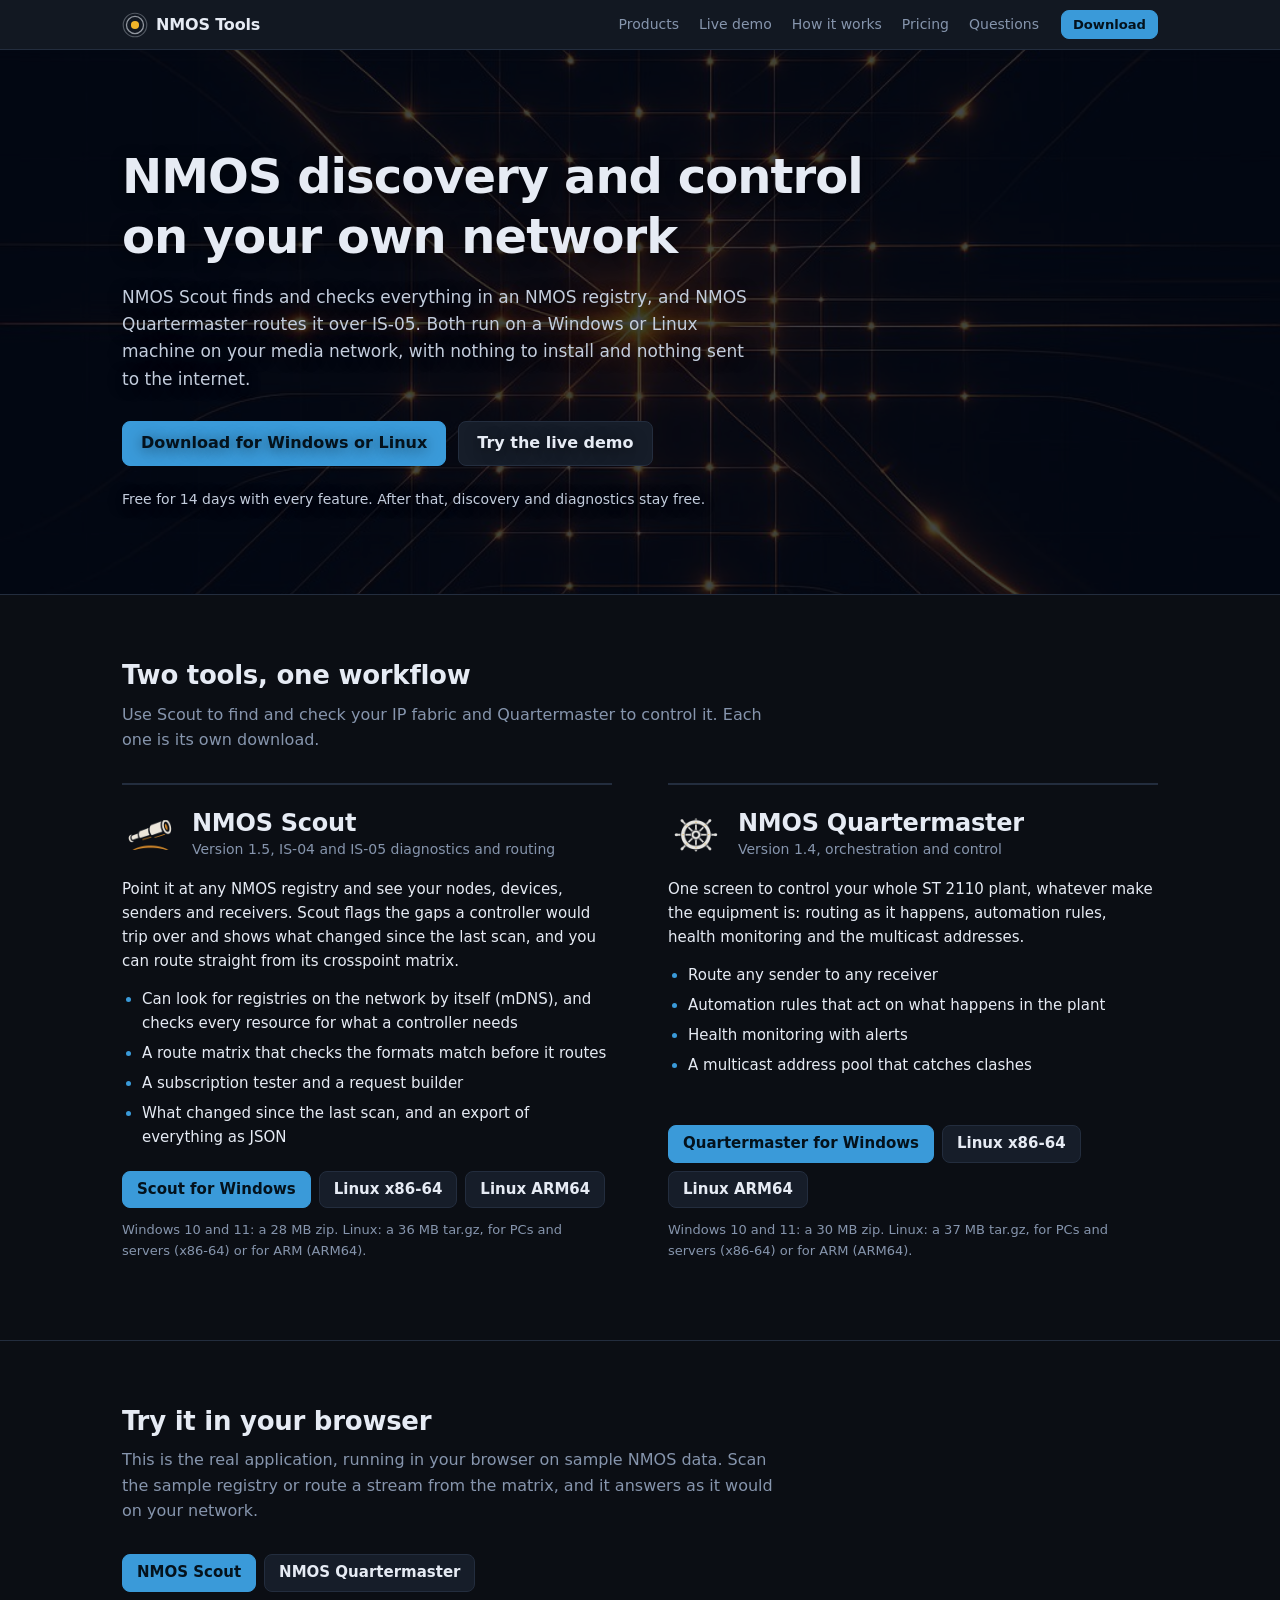
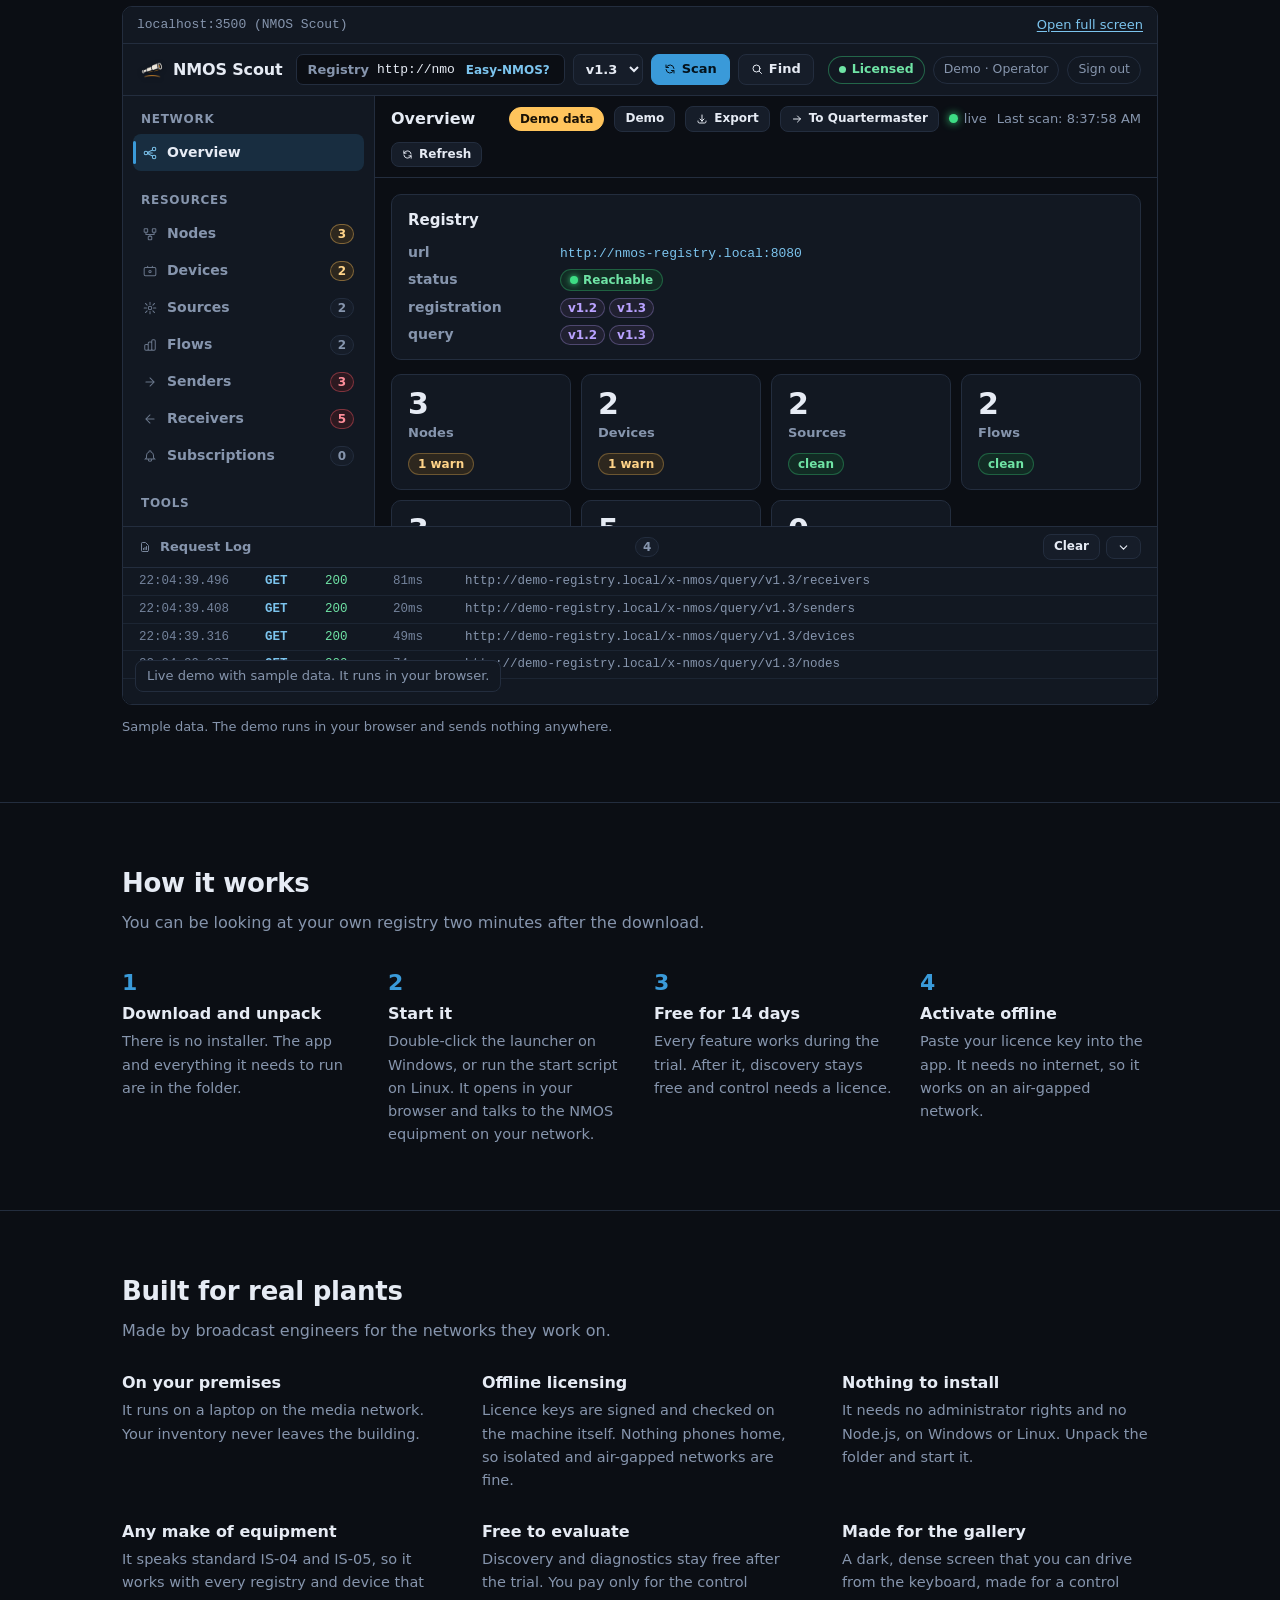
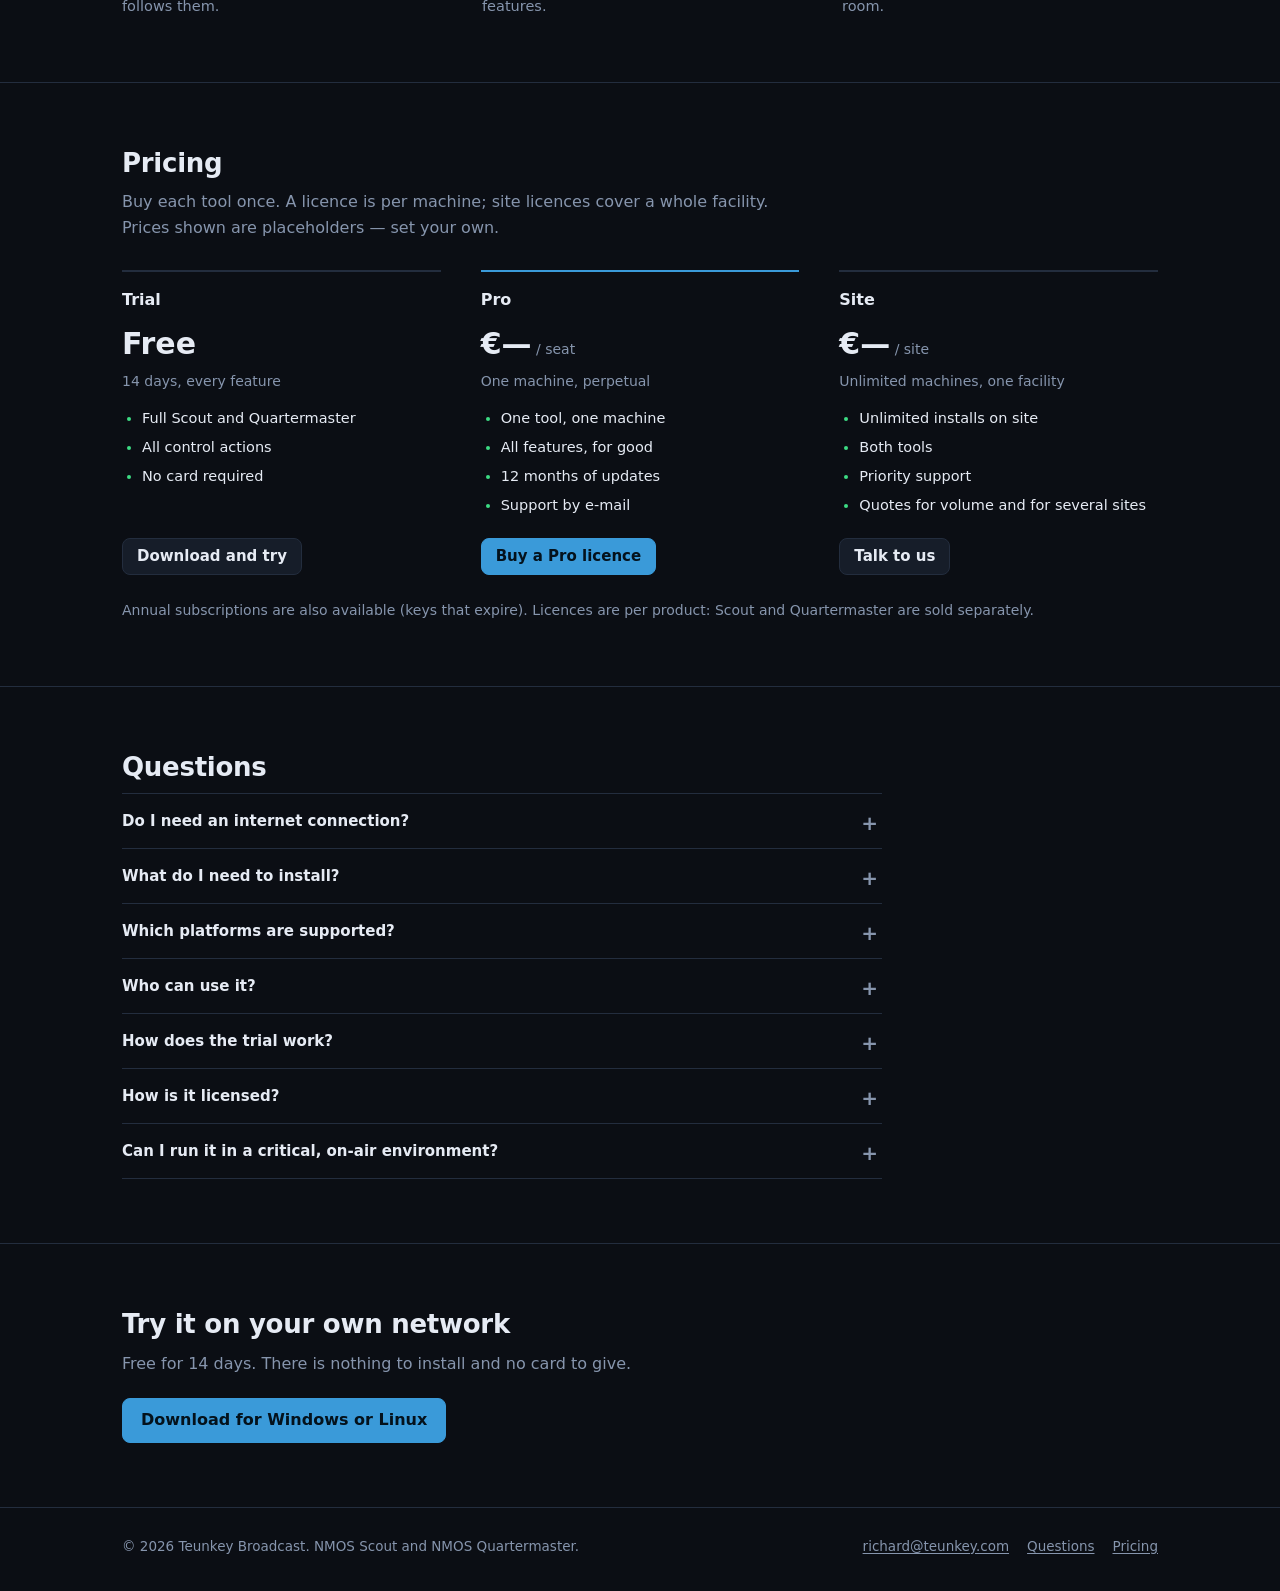
<file: index.html>
<!DOCTYPE html>
<html lang="en">
<head>
<meta charset="UTF-8"/>
<meta name="viewport" content="width=device-width, initial-scale=1.0"/>
<title>NMOS Tools: NMOS discovery and control for ST 2110</title>
<meta name="description" content="NMOS Scout and NMOS Quartermaster: IS-04 and IS-05 discovery, diagnostics and control for ST 2110 broadcast. They run on your own network, on Windows or Linux, with nothing to install. Free for 14 days."/>
<meta property="og:title" content="NMOS Tools: NMOS discovery and control on your own network"/>
<meta property="og:description" content="NMOS Scout and NMOS Quartermaster find, check and route your ST 2110 plant over IS-04 and IS-05. They run on your network and are licensed offline. Free for 14 days."/>
<meta property="og:type" content="website"/>
<meta property="og:url" content="https://nmos.teunkey.com/"/>
<meta property="og:image" content="https://nmos.teunkey.com/og-image.png?v=2"/>
<meta property="og:image:width" content="1200"/>
<meta property="og:image:height" content="630"/>
<meta name="twitter:card" content="summary_large_image"/>
<meta name="twitter:image" content="https://nmos.teunkey.com/og-image.png?v=2"/>
<meta name="theme-color" content="#121822"/>
<link rel="icon" href="data:image/svg+xml,%3Csvg xmlns='http://www.w3.org/2000/svg' viewBox='0 0 32 32'%3E%3Ccircle cx='16' cy='16' r='5' fill='%23f0b429'/%3E%3Ccircle cx='16' cy='16' r='10.5' fill='none' stroke='%23e6ebf4' stroke-opacity='.6' stroke-width='1.6'/%3E%3Ccircle cx='16' cy='16' r='14.5' fill='none' stroke='%23e6ebf4' stroke-opacity='.3' stroke-width='1.4'/%3E%3C/svg%3E"/>
<!-- The Teunkey Broadcast range: the same stylesheet as Signal Captain, Deck Planner, NMOS Quartermaster and NMOS
     Scout. range/ is a copy of broadcast-projects/shared/range, written by tools/sync-range.mjs (never edit it). -->
<link rel="stylesheet" href="range/range.css?v=1"/>
<style>
  /* Only the page's layout lives here. Colours, type and buttons are the range's (--tkr-*, .tkr-btn) so this page
     looks like the products it sells and follows them when they change. */
  :root { color-scheme: dark; --maxw: 1080px; }
  * { box-sizing: border-box; }
  body { margin: 0; background: var(--tkr-bg); color: var(--tkr-fg); font: 15px/1.6 var(--tkr-font); -webkit-font-smoothing: antialiased; }
  a { color: var(--tkr-accent-soft); text-underline-offset: 2px; }
  /* a link drawn as the range's button: centred, because the range makes a button 44 px tall on a touch screen */
  a.tkr-btn { display: inline-flex; align-items: center; justify-content: center; text-decoration: none; }
  code { font-family: var(--tkr-mono); font-size: 13px; }
  h1, h2, h3 { margin: 0; line-height: 1.25; }
  p { margin: 0; }
  .wrap { max-width: var(--maxw); margin: 0 auto; padding: 0 22px; }
  section { padding: 64px 0; border-top: 1px solid var(--tkr-line); scroll-margin-top: 52px; }
  h2 { font-size: 26px; font-weight: 800; letter-spacing: -.01em; margin-bottom: 10px; }
  h3 { font-size: 16px; font-weight: 800; margin-bottom: 6px; }
  .lead { color: var(--tkr-muted); font-size: 16px; max-width: 660px; margin-bottom: 30px; }
  .muted { color: var(--tkr-muted); }
  .btn-lg { padding: 11px 18px; font-size: 16px; }

  /* the header bar, as in the products: the lockup on the left */
  .top { position: sticky; top: 0; z-index: 50; background: var(--tkr-panel); border-bottom: 1px solid var(--tkr-line); }
  .top-in { max-width: var(--maxw); margin: 0 auto; padding: 10px 22px; display: flex; align-items: center; gap: 22px; }
  .top nav { display: flex; gap: 20px; margin-left: auto; font-size: 14px; }
  .top nav a { color: var(--tkr-muted); text-decoration: none; }
  .top nav a:hover { color: var(--tkr-fg); }
  .site-mark { width: 26px; height: 26px; flex: 0 0 auto; }
  @media (max-width: 760px) { .top nav { display: none; } .top .tkr-btn { margin-left: auto; } }

  /* the opening, on the circuit the four products' sign-in pages stand on */
  .hero { position: relative; background: #02050e url('range/range-backdrop.jpg') center/cover no-repeat; }
  .hero::before { content: ''; position: absolute; inset: 0; background: rgba(4, 8, 18, .74); }
  .hero-in { position: relative; padding-top: 96px; padding-bottom: 84px; text-shadow: 0 2px 14px rgba(0, 0, 0, .55); }
  .hero h1 { font-size: clamp(32px, 5vw, 48px); font-weight: 800; letter-spacing: -.02em; max-width: 760px; margin-bottom: 18px; }
  .hero .sub { font-size: 17px; color: #c3cddd; max-width: 640px; margin-bottom: 28px; }
  .hero .trial { margin-top: 22px; font-size: 14px; color: #c3cddd; }
  .cta { display: flex; gap: 12px; flex-wrap: wrap; }

  /* the two products */
  .products { display: grid; grid-template-columns: 1fr 1fr; gap: 28px 56px; }
  @media (max-width: 820px) { .products { grid-template-columns: 1fr; } }
  .prod { display: flex; flex-direction: column; padding-top: 22px; border-top: 2px solid var(--tkr-line); }
  .prod-head { display: flex; align-items: center; gap: 14px; margin-bottom: 14px; }
  .prod-head img { width: 56px; height: 56px; object-fit: contain; flex: 0 0 auto; }
  .name { font-size: 24px; font-weight: 600; letter-spacing: -.01em; margin: 0; }
  .name b { font-weight: 900; }
  .ver { color: var(--tkr-muted); font-size: 14px; }
  .prod > p { margin-bottom: 14px; }
  .feat { margin: 0 0 22px; padding-left: 20px; display: grid; gap: 6px; }
  .feat li::marker { color: var(--tkr-accent); }
  .prod .grow { flex: 1; }
  .dl { display: flex; gap: 8px; flex-wrap: wrap; }
  .file { margin-top: 12px; color: var(--tkr-muted); font-size: 13px; }

  /* the live demo: the real applications in a frame */
  .demo-tabs { display: flex; gap: 8px; flex-wrap: wrap; margin-bottom: 14px; }
  .demo-frame { border: 1px solid var(--tkr-line); border-radius: 10px; overflow: hidden; background: var(--tkr-bg); }
  .demo-bar { display: flex; align-items: center; gap: 12px; padding: 8px 14px; background: var(--tkr-panel); border-bottom: 1px solid var(--tkr-line); font-size: 13px; }
  .demo-bar code { color: var(--tkr-muted); }
  .demo-bar a { margin-left: auto; }
  .demo-stage { position: relative; height: 660px; display: grid; place-items: center; }
  .demo-stage iframe { position: absolute; inset: 0; width: 100%; height: 100%; border: 0; display: block; }
  .demo-note { margin-top: 12px; color: var(--tkr-muted); font-size: 13px; }
  @media (max-width: 680px) { .demo-stage { height: 520px; } }

  /* how it works */
  .steps { list-style: none; counter-reset: s; margin: 0; padding: 0; display: grid; grid-template-columns: repeat(4, 1fr); gap: 28px; }
  @media (max-width: 820px) { .steps { grid-template-columns: 1fr 1fr; } }
  @media (max-width: 480px) { .steps { grid-template-columns: 1fr; } }
  .steps li { counter-increment: s; }
  .steps li::before { content: counter(s); display: block; font-size: 22px; font-weight: 900; color: var(--tkr-accent); margin-bottom: 4px; }
  .steps p, .cols3 p { color: var(--tkr-muted); font-size: 14.5px; }

  /* why it is built the way it is */
  .cols3 { display: grid; grid-template-columns: repeat(3, 1fr); gap: 30px 44px; }
  @media (max-width: 820px) { .cols3 { grid-template-columns: 1fr 1fr; } }
  @media (max-width: 480px) { .cols3 { grid-template-columns: 1fr; } }

  /* pricing */
  .tiers { display: grid; grid-template-columns: repeat(3, 1fr); gap: 28px 40px; }
  @media (max-width: 820px) { .tiers { grid-template-columns: 1fr; } }
  .tier { display: flex; flex-direction: column; padding-top: 18px; border-top: 2px solid var(--tkr-line); }
  .tier.best { border-top-color: var(--tkr-accent); }
  .price { font-size: 30px; font-weight: 800; margin: 4px 0 2px; }
  .price small { font-size: 14px; font-weight: 400; color: var(--tkr-muted); }
  .who { color: var(--tkr-muted); font-size: 14px; margin-bottom: 14px; }
  .tier ul { margin: 0 0 20px; padding-left: 20px; display: grid; gap: 6px; font-size: 14.5px; }
  .tier ul li::marker { color: var(--tkr-good); }
  .tier .grow { flex: 1; }
  .tier .tkr-btn { align-self: flex-start; }
  .price-note { margin-top: 24px; color: var(--tkr-muted); font-size: 14px; }

  /* questions */
  .faq { max-width: 760px; border-top: 1px solid var(--tkr-line); }
  .faq details { border-bottom: 1px solid var(--tkr-line); }
  .faq summary { padding: 15px 28px 15px 0; cursor: pointer; font-weight: 700; list-style: none; position: relative; }
  .faq summary::-webkit-details-marker { display: none; }
  .faq summary::after { content: '+'; position: absolute; right: 4px; top: 13px; font-size: 20px; color: var(--tkr-muted); }
  .faq details[open] summary::after { content: '\2212'; }
  .faq details p { padding: 0 0 16px; color: var(--tkr-muted); }

  .end .lead { margin-bottom: 22px; }

  footer { border-top: 1px solid var(--tkr-line); padding: 28px 0 34px; color: var(--tkr-muted); font-size: 13.5px; }
  .foot { display: flex; justify-content: space-between; flex-wrap: wrap; gap: 12px 24px; }
  .foot nav { display: flex; gap: 18px; flex-wrap: wrap; }
  .foot a { color: var(--tkr-muted); }
  .foot a:hover { color: var(--tkr-fg); }
</style>
</head>
<body>

  <header class="top">
    <div class="top-in">
      <a class="tkr-brand" href="#top">
        <svg class="site-mark" viewBox="0 0 32 32" aria-hidden="true"><circle cx="16" cy="16" r="5" fill="#f0b429"/><circle cx="16" cy="16" r="10.5" fill="none" stroke="#e6ebf4" stroke-opacity=".6" stroke-width="1.6"/><circle cx="16" cy="16" r="14.5" fill="none" stroke="#e6ebf4" stroke-opacity=".3" stroke-width="1.4"/></svg>
        <span><b>NMOS</b> Tools</span>
      </a>
      <nav aria-label="Sections">
        <a href="#products">Products</a>
        <a href="#demo">Live demo</a>
        <a href="#how">How it works</a>
        <a href="#pricing">Pricing</a>
        <a href="#faq">Questions</a>
      </nav>
      <a class="tkr-btn tkr-primary tkr-sm" href="#products">Download</a>
    </div>
  </header>

  <div class="hero" id="top">
    <div class="wrap hero-in">
      <h1>NMOS discovery and control on your own network</h1>
      <p class="sub">NMOS Scout finds and checks everything in an NMOS registry, and NMOS Quartermaster routes it over IS-05. Both run on a Windows or Linux machine on your media network, with nothing to install and nothing sent to the internet.</p>
      <div class="cta">
        <a class="tkr-btn tkr-primary btn-lg" href="#products">Download for Windows or Linux</a>
        <a class="tkr-btn btn-lg" href="#demo">Try the live demo</a>
      </div>
      <p class="trial">Free for 14 days with every feature. After that, discovery and diagnostics stay free.</p>
    </div>
  </div>

  <section id="products">
    <div class="wrap">
      <h2>Two tools, one workflow</h2>
      <p class="lead">Use Scout to find and check your IP fabric and Quartermaster to control it. Each one is its own download.</p>
      <div class="products">

        <article class="prod">
          <div class="prod-head">
            <img src="assets/scout-mark.png" alt="" width="56" height="56"/>
            <div><h3 class="name"><b>NMOS</b> Scout</h3><p class="ver">Version 1.5, IS-04 and IS-05 diagnostics and routing</p></div>
          </div>
          <p>Point it at any NMOS registry and see your nodes, devices, senders and receivers. Scout flags the gaps a controller would trip over and shows what changed since the last scan, and you can route straight from its crosspoint matrix.</p>
          <ul class="feat">
            <li>Can look for registries on the network by itself (mDNS), and checks every resource for what a controller needs</li>
            <li>A route matrix that checks the formats match before it routes</li>
            <li>A subscription tester and a request builder</li>
            <li>What changed since the last scan, and an export of everything as JSON</li>
          </ul>
          <div class="grow"></div>
          <div class="dl">
            <a class="tkr-btn tkr-primary" data-dl="scout" href="#products" download>Scout for Windows</a>
            <a class="tkr-btn" data-dl="scout-linux-x64" href="#products" download>Linux x86-64</a>
            <a class="tkr-btn" data-dl="scout-linux-arm64" href="#products" download>Linux ARM64</a>
          </div>
          <p class="file">Windows 10 and 11: a 28 MB zip. Linux: a 36 MB tar.gz, for PCs and servers (x86-64) or for ARM (ARM64).</p>
        </article>

        <article class="prod">
          <div class="prod-head">
            <img src="assets/quartermaster-mark.png" alt="" width="56" height="56"/>
            <div><h3 class="name"><b>NMOS</b> Quartermaster</h3><p class="ver">Version 1.4, orchestration and control</p></div>
          </div>
          <p>One screen to control your whole ST 2110 plant, whatever make the equipment is: routing as it happens, automation rules, health monitoring and the multicast addresses.</p>
          <ul class="feat">
            <li>Route any sender to any receiver</li>
            <li>Automation rules that act on what happens in the plant</li>
            <li>Health monitoring with alerts</li>
            <li>A multicast address pool that catches clashes</li>
          </ul>
          <div class="grow"></div>
          <div class="dl">
            <a class="tkr-btn tkr-primary" data-dl="quartermaster" href="#products" download>Quartermaster for Windows</a>
            <a class="tkr-btn" data-dl="quartermaster-linux-x64" href="#products" download>Linux x86-64</a>
            <a class="tkr-btn" data-dl="quartermaster-linux-arm64" href="#products" download>Linux ARM64</a>
          </div>
          <p class="file">Windows 10 and 11: a 30 MB zip. Linux: a 37 MB tar.gz, for PCs and servers (x86-64) or for ARM (ARM64).</p>
        </article>

      </div>
    </div>
  </section>

  <section id="demo">
    <div class="wrap">
      <h2>Try it in your browser</h2>
      <p class="lead">This is the real application, running in your browser on sample NMOS data. Scan the sample registry or route a stream from the matrix, and it answers as it would on your network.</p>
      <div class="demo-tabs">
        <button class="tkr-btn tkr-primary" type="button" data-demo="scout" aria-pressed="true">NMOS Scout</button>
        <button class="tkr-btn" type="button" data-demo="quartermaster" aria-pressed="false">NMOS Quartermaster</button>
      </div>
      <div class="demo-frame">
        <div class="demo-bar">
          <code id="demoUrl">localhost:3500 (NMOS Scout)</code>
          <a id="demoOpen" href="demo/scout.html?v=3" target="_blank" rel="noopener">Open full screen</a>
        </div>
        <div class="demo-stage" id="demoStage">
          <button class="tkr-btn tkr-primary btn-lg" type="button" id="demoStart">Start the demo</button>
        </div>
      </div>
      <p class="demo-note">Sample data. The demo runs in your browser and sends nothing anywhere.</p>
    </div>
  </section>

  <section id="how">
    <div class="wrap">
      <h2>How it works</h2>
      <p class="lead">You can be looking at your own registry two minutes after the download.</p>
      <ol class="steps">
        <li><h3>Download and unpack</h3><p>There is no installer. The app and everything it needs to run are in the folder.</p></li>
        <li><h3>Start it</h3><p>Double-click the launcher on Windows, or run the start script on Linux. It opens in your browser and talks to the NMOS equipment on your network.</p></li>
        <li><h3>Free for 14 days</h3><p>Every feature works during the trial. After it, discovery stays free and control needs a licence.</p></li>
        <li><h3>Activate offline</h3><p>Paste your licence key into the app. It needs no internet, so it works on an air-gapped network.</p></li>
      </ol>
    </div>
  </section>

  <section>
    <div class="wrap">
      <h2>Built for real plants</h2>
      <p class="lead">Made by broadcast engineers for the networks they work on.</p>
      <div class="cols3">
        <div><h3>On your premises</h3><p>It runs on a laptop on the media network. Your inventory never leaves the building.</p></div>
        <div><h3>Offline licensing</h3><p>Licence keys are signed and checked on the machine itself. Nothing phones home, so isolated and air-gapped networks are fine.</p></div>
        <div><h3>Nothing to install</h3><p>It needs no administrator rights and no Node.js, on Windows or Linux. Unpack the folder and start it.</p></div>
        <div><h3>Any make of equipment</h3><p>It speaks standard IS-04 and IS-05, so it works with every registry and device that follows them.</p></div>
        <div><h3>Free to evaluate</h3><p>Discovery and diagnostics stay free after the trial. You pay only for the control features.</p></div>
        <div><h3>Made for the gallery</h3><p>A dark, dense screen that you can drive from the keyboard, made for a control room.</p></div>
      </div>
    </div>
  </section>

  <section id="pricing">
    <div class="wrap">
      <h2>Pricing</h2>
      <p class="lead">Buy each tool once. A licence is per machine; site licences cover a whole facility. Prices shown are placeholders — set your own.</p>
      <div class="tiers">
        <div class="tier">
          <h3>Trial</h3>
          <p class="price">Free</p>
          <p class="who">14 days, every feature</p>
          <ul>
            <li>Full Scout and Quartermaster</li>
            <li>All control actions</li>
            <li>No card required</li>
          </ul>
          <div class="grow"></div>
          <a class="tkr-btn" href="#products">Download and try</a>
        </div>
        <div class="tier best">
          <h3>Pro</h3>
          <p class="price">€—<small> / seat</small></p>
          <p class="who">One machine, perpetual</p>
          <ul>
            <li>One tool, one machine</li>
            <li>All features, for good</li>
            <li>12 months of updates</li>
            <li>Support by e-mail</li>
          </ul>
          <div class="grow"></div>
          <a class="tkr-btn tkr-primary" href="mailto:richard@teunkey.com?subject=NMOS%20Pro%20licence">Buy a Pro licence</a>
        </div>
        <div class="tier">
          <h3>Site</h3>
          <p class="price">€—<small> / site</small></p>
          <p class="who">Unlimited machines, one facility</p>
          <ul>
            <li>Unlimited installs on site</li>
            <li>Both tools</li>
            <li>Priority support</li>
            <li>Quotes for volume and for several sites</li>
          </ul>
          <div class="grow"></div>
          <a class="tkr-btn" href="mailto:richard@teunkey.com?subject=NMOS%20Site%20licence">Talk to us</a>
        </div>
      </div>
      <p class="price-note">Annual subscriptions are also available (keys that expire). Licences are per product: Scout and Quartermaster are sold separately.</p>
    </div>
  </section>

  <section id="faq">
    <div class="wrap">
      <h2>Questions</h2>
      <div class="faq">
        <details><summary>Do I need an internet connection?</summary><p>No. Both tools run entirely on your local network and check licences offline. Nothing is sent to the internet, including your device inventory. They are made for isolated, air-gapped broadcast networks.</p></details>
        <details><summary>What do I need to install?</summary><p>Nothing. Each download is a folder that already includes the runtime. Unpack it anywhere, then double-click the launcher on Windows or run the start script on Linux. It needs no administrator rights and no Node.js.</p></details>
        <details><summary>Which platforms are supported?</summary><p>Windows 10 and 11 (64-bit), and Linux on x86-64 and ARM64: a server in the machine room, a laptop, or a Raspberry Pi. On a Linux server it can run as a service; the read-me in the download shows how. A build for macOS is planned; get in touch if you need one.</p></details>
        <details><summary>Who can use it?</summary><p>Everyone gets their own account. The first start asks you to create the administrator, on the computer the tool runs on; the administrator then adds the others, each with a role, and resets a forgotten password.</p></details>
        <details><summary>How does the trial work?</summary><p>The first launch starts a 14-day trial with every feature. After it ends, discovery and diagnostics keep working for free, and the control actions (routing, automation, reservations) work again once you activate a licence key.</p></details>
        <details><summary>How is it licensed?</summary><p>You buy a licence key, paste it into the app, and the app checks its cryptographic signature offline. Keys are per machine (Pro) or per facility (Site), perpetual or annual.</p></details>
        <details><summary>Can I run it in a critical, on-air environment?</summary><p>The tools are professional utilities: always check routing and control actions in your own environment first. The licence agreement included with each download has the full terms.</p></details>
      </div>
    </div>
  </section>

  <section class="end">
    <div class="wrap">
      <h2>Try it on your own network</h2>
      <p class="lead">Free for 14 days. There is nothing to install and no card to give.</p>
      <a class="tkr-btn tkr-primary btn-lg" href="#products">Download for Windows or Linux</a>
    </div>
  </section>

  <footer>
    <div class="wrap foot">
      <p>© <span id="yr">2026</span> Teunkey Broadcast. NMOS Scout and NMOS Quartermaster.</p>
      <nav aria-label="Contact">
        <a href="mailto:richard@teunkey.com">richard@teunkey.com</a>
        <a href="#faq">Questions</a>
        <a href="#pricing">Pricing</a>
      </nav>
    </div>
  </footer>

<script>
  document.getElementById('yr').textContent = new Date().getFullYear();

  // The downloads are the latest GitHub release of this repository.
  var DOWNLOADS = {
    scout:         'https://github.com/teunenrichard-dot/nmos-tools/releases/latest/download/nmos-scout-portable.zip',
    quartermaster: 'https://github.com/teunenrichard-dot/nmos-tools/releases/latest/download/nmos-quartermaster-portable.zip',
    'scout-linux-x64':           'https://github.com/teunenrichard-dot/nmos-tools/releases/latest/download/nmos-scout-linux-x64.tar.gz',
    'scout-linux-arm64':         'https://github.com/teunenrichard-dot/nmos-tools/releases/latest/download/nmos-scout-linux-arm64.tar.gz',
    'quartermaster-linux-x64':   'https://github.com/teunenrichard-dot/nmos-tools/releases/latest/download/nmos-quartermaster-linux-x64.tar.gz',
    'quartermaster-linux-arm64': 'https://github.com/teunenrichard-dot/nmos-tools/releases/latest/download/nmos-quartermaster-linux-arm64.tar.gz'
  };
  document.querySelectorAll('[data-dl]').forEach(function (a) { a.href = DOWNLOADS[a.dataset.dl] || '#products'; });

  // The live demo: the real app pages (demo/*.html, built by demo/build-demo.js) in a frame. It starts when the
  // section comes into view or on Start; the buttons swap the app. ?v= makes a visitor's browser fetch a new build.
  (function () {
    var V = '3';
    var SRC = { scout: 'demo/scout.html?v=' + V, quartermaster: 'demo/quartermaster.html?v=' + V };
    var URL_TEXT = { scout: 'localhost:3500 (NMOS Scout)', quartermaster: 'localhost:3011 (NMOS Quartermaster)' };
    var stage = document.getElementById('demoStage');
    var start = document.getElementById('demoStart');
    var urlEl = document.getElementById('demoUrl');
    var openEl = document.getElementById('demoOpen');
    var tabs = document.querySelectorAll('[data-demo]');
    var launched = false;
    function current() { var a = document.querySelector('[data-demo][aria-pressed="true"]'); return a ? a.dataset.demo : 'scout'; }
    function show(which) {
      launched = true;
      var f = stage.querySelector('iframe');
      if (!f) { f = document.createElement('iframe'); stage.appendChild(f); }
      f.title = (which === 'scout' ? 'NMOS Scout' : 'NMOS Quartermaster') + ' live demo';
      f.src = SRC[which];
      if (start) start.hidden = true;
    }
    function pick(which) {
      tabs.forEach(function (b) {
        var on = b.dataset.demo === which;
        b.setAttribute('aria-pressed', on ? 'true' : 'false');
        b.classList.toggle('tkr-primary', on);
      });
      urlEl.textContent = URL_TEXT[which];
      openEl.href = SRC[which];
    }
    if (start) start.addEventListener('click', function () { show(current()); });
    tabs.forEach(function (b) { b.addEventListener('click', function () { pick(b.dataset.demo); show(b.dataset.demo); }); });
    if ('IntersectionObserver' in window) {
      var io = new IntersectionObserver(function (es) {
        es.forEach(function (e) { if (e.isIntersecting && !launched) { show(current()); io.disconnect(); } });
      }, { threshold: 0.3 });
      io.observe(document.getElementById('demo'));
    }
  })();
</script>
</body>
</html>
</file>
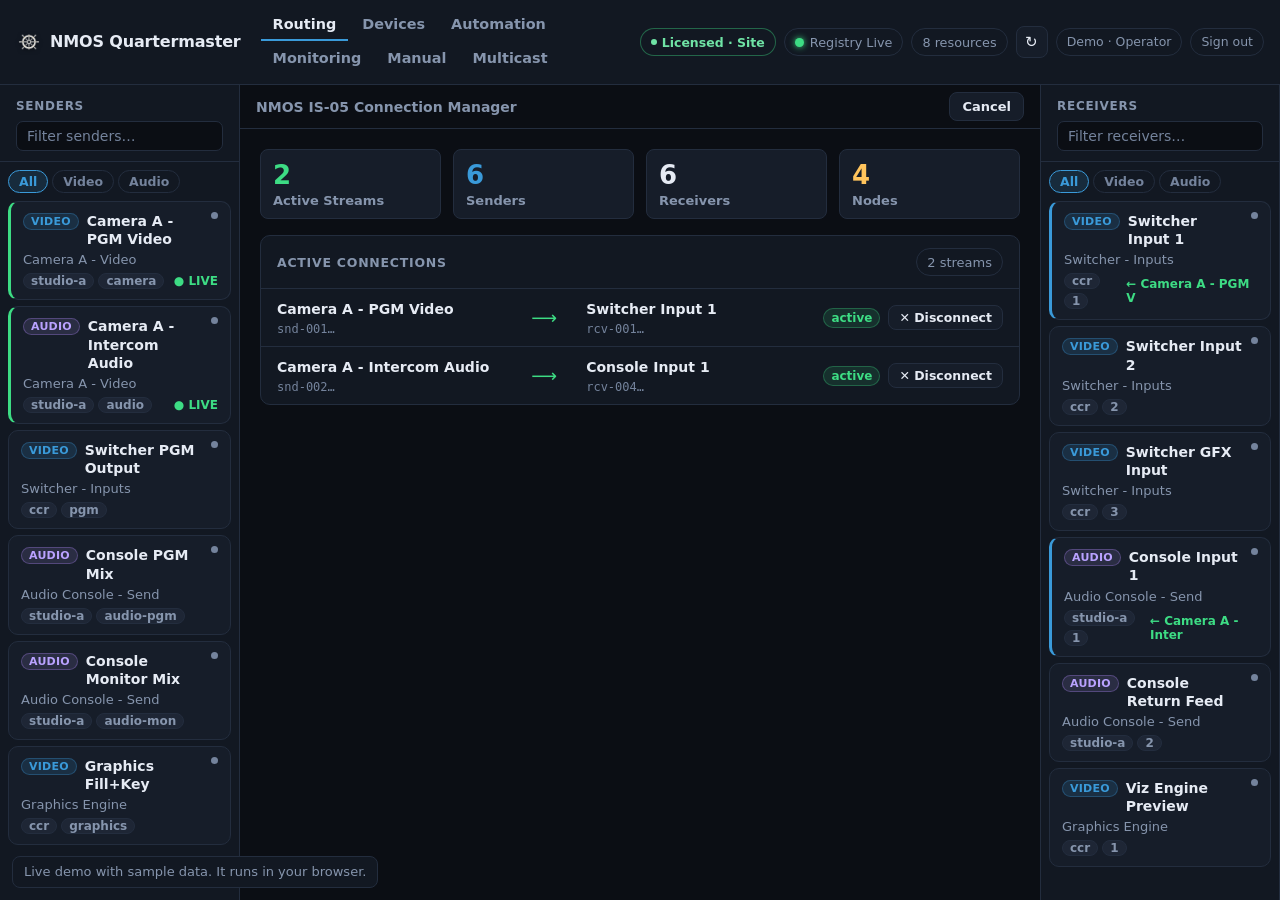
<file: demo/quartermaster.html>
<!DOCTYPE html>
<html lang="en">
<head>
<meta charset="UTF-8">
<meta name="viewport" content="width=device-width, initial-scale=1.0">
<title>NMOS Quartermaster</title>
<link rel="icon" type="image/png" href="../assets/quartermaster-icon.png">
<link rel="apple-touch-icon" href="../assets/quartermaster-mark.png">
<style>
/* ═══════════════════════════════════════════════════════════════════════════
   TEUNKEY BROADCAST — the range stylesheet (range.css)

   Richard, 2026-10-01: "make sure that these all follow the same palette, all
   look the same, and look like they're made … all parts of the same product
   range. We really do like the look of Signal Captain and Deck Planner, so use
   those as your base … and the sign-in process is the same on each one."

   ONE SOURCE: broadcast-projects/shared/range/. `node tools/sync-range.mjs`
   copies it into Signal Captain, Deck Planner, NMOS Quartermaster and NMOS
   Scout; `--check` fails when a copy has drifted. Never edit a copy.

   ⚠ Every class starts with `tkr-` and every variable with `--tkr-`. The four
     apps already own `.modal`, `.btn`, `.rg-*`, `.tb-*` and `.badge`; a range
     rule must never restyle something an app built for itself.
   ⚠ The values are Signal Captain's own static palette (the one its sign-in
     page and first paint use). An app may re-point --tkr-* at its own theme
     for the dialogs that open INSIDE it; the sign-in page never follows an app
     theme, so all four sign-in pages are the same page.
   ⚠ PIXELS, never rem: rem follows each product's OWN root size (Signal Captain 16px, the others 15px), so the
     same rule painted the sign-in 6% smaller in three of them — caught by tools/range-check.mjs. Values = Signal
     Captain's at its 16px root.
   ═══════════════════════════════════════════════════════════════════════════ */

:root {
  --tkr-bg: #0b0e14;
  --tkr-panel: #121822;
  --tkr-card: #161d29;
  --tkr-card2: #1e2635;
  --tkr-line: #232d3e;
  --tkr-fg: #e6ebf4;
  --tkr-muted: #8695ad;
  --tkr-accent: #3a9ad9;
  --tkr-accent-line: #3a9ad9;
  --tkr-accent-soft: #7cc4ee;
  --tkr-on-accent: #04121c;
  --tkr-good: #3ddc84;
  --tkr-good-soft: #6fe3a5;
  --tkr-on-good: #05230f;
  --tkr-bad: #ff5a6a;
  --tkr-bad-soft: #ff8f9b;
  --tkr-on-bad: #ffffff;
  --tkr-warn: #ffc45c;
  --tkr-warn-soft: #ffd489;
  --tkr-on-warn: #1a1206;
  --tkr-gold: #f0b429;            /* the logos' gold — marks only, never a control */
  --tkr-font: ui-sans-serif, system-ui, -apple-system, "Segoe UI", Roboto, sans-serif;
  --tkr-mono: ui-monospace, SFMono-Regular, Menlo, Consolas, monospace;
}

/* ── the sign-in page ─────────────────────────────────────────────────────── */
/* ⚠ Its own palette, written out here and NOT the app's variables: an app theme
   (Signal Captain's High contrast, Deck Planner's navy) must not make the four
   front doors differ. */
.tkr-signin {
  --tkr-bg: #0b0e14; --tkr-card: #161d29; --tkr-line: #232d3e; --tkr-fg: #e6ebf4; --tkr-muted: #8695ad;
  --tkr-accent: #3a9ad9; --tkr-accent-line: #3a9ad9; --tkr-accent-soft: #7cc4ee; --tkr-on-accent: #04121c;
  --tkr-good-soft: #6fe3a5; --tkr-bad-soft: #ff8f9b; --tkr-warn-soft: #ffd489;
  position: fixed; inset: 0; z-index: 2147483600; overflow: auto;
  display: grid; place-items: center; align-content: center; gap: 14px; padding: 24px 16px;
  font: 15px/1.5 var(--tkr-font); color: var(--tkr-fg); color-scheme: dark;
  background:
    radial-gradient(ellipse 60% 60% at center, rgba(4,8,18,.72) 0%, rgba(4,8,18,.50) 60%, rgba(2,5,14,.66) 100%),
    url('../range/range-backdrop.jpg') center/cover no-repeat, #02050e;
}
.tkr-signin[hidden] { display: none; }
.tkr-signin *, .tkr-signin *::before, .tkr-signin *::after { box-sizing: border-box; }
.tkr-card {
  background: var(--tkr-card); border: 1px solid var(--tkr-line); border-radius: 18px;
  padding: 28px 26px 22px; width: min(380px, 100%); text-align: center;
  box-shadow: 0 24px 60px rgba(0,0,0,.55);
}
.tkr-card-mark {
  display: block; width: 88px; height: 88px; object-fit: contain; margin: 0 auto 8px;
  filter: drop-shadow(0 3px 12px rgba(0,0,0,.55));
}
.tkr-card-title { margin: 4px 0 2px; font-size: 23.2px; font-weight: 800; line-height: 1.25; color: var(--tkr-fg); }
.tkr-card-sub { margin: 0 0 18px; font-size: 14.4px; color: var(--tkr-muted); }
.tkr-card-text { margin: 0 0 14px; font-size: 14.4px; color: var(--tkr-muted); text-align: left; }
.tkr-mode[hidden] { display: none; }
.tkr-field { display: block; text-align: left; margin: 0 0 12px; }
.tkr-field > span { display: block; font-size: 13.12px; font-weight: 700; color: var(--tkr-muted); margin: 0 0 5px; }
.tkr-field input {
  display: block; width: 100%; padding: 11px 12px; font: inherit; font-size: 16px;
  background: var(--tkr-bg); border: 1px solid var(--tkr-line); border-radius: 10px; color: var(--tkr-fg);
}
.tkr-field input::placeholder { color: var(--tkr-muted); opacity: .8; }
.tkr-field input:focus { outline: 2px solid var(--tkr-accent-line); outline-offset: 1px; }
.tkr-field input.tkr-pin { letter-spacing: .3em; }
.tkr-note { margin: 0 0 12px; font-size: 13.76px; color: var(--tkr-muted); }
.tkr-note[hidden], .tkr-err[hidden], .tkr-ok[hidden] { display: none; }
.tkr-err { margin: 12px 0 0; font-size: 14.08px; font-weight: 700; color: var(--tkr-bad-soft); }
.tkr-ok { margin: 0 0 14px; font-size: 14.4px; font-weight: 700; color: var(--tkr-good-soft); text-align: left; }
.tkr-links { display: flex; flex-wrap: wrap; justify-content: center; gap: 4px 18px; margin: 14px 0 0; }
.tkr-link {
  background: none; border: 0; padding: 2px 0; font: inherit; font-size: 13.44px; cursor: pointer;
  color: var(--tkr-accent-soft); text-decoration: underline; text-underline-offset: 2px;
}
.tkr-link:hover { color: var(--tkr-fg); }
.tkr-link:focus-visible { outline: 2px solid var(--tkr-accent-line); outline-offset: 2px; border-radius: 4px; }
.tkr-link[hidden] { display: none; }
.tkr-range { margin: 0; font-size: 12.48px; color: var(--tkr-muted); text-align: center; }

/* ── buttons ──────────────────────────────────────────────────────────────── */
/* Signal Captain's .btn, value for value. */
.tkr-btn {
  background: var(--tkr-card); border: 1px solid var(--tkr-line); color: var(--tkr-fg);
  border-radius: 8px; padding: 8px 14px; font: inherit; font-weight: 700; cursor: pointer; line-height: 1.3;
}
.tkr-btn:hover { filter: brightness(1.12); }
.tkr-btn:focus-visible { outline: 2px solid var(--tkr-accent-line); outline-offset: 2px; }
.tkr-btn.tkr-primary { background: var(--tkr-accent); border-color: var(--tkr-accent); color: var(--tkr-on-accent); }
.tkr-btn.tkr-danger { color: var(--tkr-bad-soft); }
.tkr-btn.tkr-sm { padding: 5px 11px; font-size: 13.12px; }
.tkr-btn.tkr-wide { display: block; width: 100%; padding: 11px 14px; border-radius: 10px; font-size: 16px; font-weight: 800; }
.tkr-btn[disabled] { opacity: .5; cursor: not-allowed; filter: none; }

/* ── the header lockup: mark + two-word name ─────────────────────────────── */
/* Signal Captain's brand: a 26 px mark, the FIRST word heavy, the second not.
   "Signal Captain", "Deck Planner", "NMOS Quartermaster", "NMOS Scout". */
.tkr-brand {
  display: inline-flex; align-items: center; gap: 8px; color: var(--tkr-fg); text-decoration: none;
  font-family: var(--tkr-font); font-size: 16px; font-weight: 600; letter-spacing: -.01em; white-space: nowrap; line-height: 1.2;
}
.tkr-brand b { font-weight: 900; }
.tkr-brand-mark { height: 26px; width: 26px; object-fit: contain; flex: 0 0 auto; filter: drop-shadow(0 1px 2px rgba(0,0,0,.5)); }

/* ── the account badges, right-hand end of every header ──────────────────── */
/* Signal Captain's .badge at a fine pointer: [Name · Role] [Sign out] */
.tkr-acct { display: inline-flex; align-items: center; gap: 8px; }
.tkr-badge {
  display: inline-flex; align-items: center; gap: 6px; min-height: 28px; padding: 3px 10px;
  border-radius: 999px; background: var(--tkr-panel); border: 1px solid var(--tkr-line);
  font: inherit; font-family: var(--tkr-font); font-size: 12.48px; line-height: 1.2; color: var(--tkr-muted);
  cursor: pointer; white-space: nowrap; text-decoration: none;
}
.tkr-badge:hover { border-color: var(--tkr-accent); color: var(--tkr-fg); }
.tkr-badge:focus-visible { outline: 2px solid var(--tkr-accent-line); outline-offset: 2px; }
.tkr-badge.tkr-admin { color: var(--tkr-warn-soft); border-color: var(--tkr-warn); }
.tkr-badge .tkr-dot { width: 7px; height: 7px; border-radius: 50%; background: var(--tkr-accent); flex: 0 0 auto; }

/* ── dialogs ──────────────────────────────────────────────────────────────── */
/* Signal Captain's modal, value for value, under range names. */
.tkr-back {
  position: fixed; inset: 0; background: rgba(0,0,0,.62); z-index: 2147483500;
  display: grid; place-items: center; padding: 20px; font: 15px/1.5 var(--tkr-font); color: var(--tkr-fg);
}
.tkr-back *, .tkr-back *::before, .tkr-back *::after { box-sizing: border-box; }
.tkr-dlg {
  background: var(--tkr-panel); border: 1px solid var(--tkr-line); border-radius: 14px;
  width: min(560px, 100%); max-height: 86vh; display: flex; flex-direction: column;
  box-shadow: 0 30px 80px rgba(0,0,0,.6); text-align: left;
}
.tkr-dlg.tkr-wide { width: min(860px, 100%); }
.tkr-dlg-head { display: flex; align-items: center; gap: 10px; padding: 16px 18px 0; }
.tkr-dlg-head h3 { margin: 0; font-size: 16.8px; font-weight: 800; flex: 1; line-height: 1.3; }
.tkr-x {
  font: inherit; font-size: 24px; line-height: 1; background: none; border: 0; color: var(--tkr-muted);
  cursor: pointer; padding: 0 4px; border-radius: 6px;
}
.tkr-x:hover { color: var(--tkr-fg); }
.tkr-dlg-sub { margin: 6px 18px 0; color: var(--tkr-muted); font-size: 13.76px; }
.tkr-dlg-body { padding: 14px 18px; overflow: auto; }
.tkr-dlg-body p { margin: 0 0 10px; }
.tkr-dlg-foot {
  display: flex; gap: 8px; justify-content: flex-end; flex-wrap: wrap; padding: 12px 18px 16px;
  border-top: 1px solid var(--tkr-line);
}
.tkr-dlg-note {
  background: var(--tkr-card2); border-left: 3px solid var(--tkr-accent); border-radius: 0 8px 8px 0;
  padding: 10px 12px; color: var(--tkr-muted); font-size: 13.6px; margin: 4px 0 12px;
}
.tkr-dlg-note.tkr-warn { border-left-color: var(--tkr-warn); color: var(--tkr-warn-soft); }
.tkr-meta { color: var(--tkr-muted); font-size: 13.76px; }

/* the password form (Signal Captain's .pw-*) */
.tkr-pw-form { display: flex; flex-direction: column; gap: 12px; min-width: 0; }
.tkr-pw-field { display: flex; flex-direction: column; gap: 5px; min-width: 0; }
.tkr-pw-field > span { font-size: 13.12px; font-weight: 700; color: var(--tkr-muted); }
.tkr-input, .tkr-pw-field input, .tkr-pw-field select {
  min-width: 0; width: 100%; background: var(--tkr-bg); border: 1px solid var(--tkr-line); border-radius: 7px;
  color: var(--tkr-fg); font: inherit; font-size: 15.2px; padding: 8px 10px;
}
.tkr-input:focus, .tkr-pw-field input:focus, .tkr-pw-field select:focus { outline: 2px solid var(--tkr-accent-line); outline-offset: 1px; }
.tkr-pw-hint { margin: 0; font-size: 12.8px; color: var(--tkr-muted); }
.tkr-pw-err { margin: 0; font-size: 13.6px; font-weight: 700; color: var(--tkr-bad-soft); }
.tkr-pw-err[hidden] { display: none; }

/* a new password, shown once, and the message to send with it */
.tkr-pw-out {
  font-family: var(--tkr-mono); font-size: 16.8px; font-weight: 800; background: var(--tkr-bg);
  border: 1px dashed var(--tkr-accent); border-radius: 8px; padding: 12px; text-align: center; margin: 10px 0;
  user-select: all; overflow-wrap: anywhere;
}
.tkr-msg {
  width: 100%; min-height: 168px; resize: vertical; background: var(--tkr-bg); color: var(--tkr-fg);
  border: 1px solid var(--tkr-line); border-radius: 8px; padding: 10px 12px; font: inherit; font-size: 14.4px; line-height: 1.45;
}

/* ── accounts list (Signal Captain's People rows) ────────────────────────── */
.tkr-people { display: grid; gap: 8px; margin: 0 0 6px; }
.tkr-person {
  background: var(--tkr-card); border: 1px solid var(--tkr-line); border-radius: 10px;
  padding: 11px 14px; display: flex; align-items: center; gap: 12px; flex-wrap: wrap;
}
.tkr-person .tkr-who { font-weight: 800; }
.tkr-person .tkr-meta { font-size: 12.8px; }
.tkr-person .tkr-acts { margin-left: auto; display: flex; gap: 6px; flex-wrap: wrap; align-items: center; }
.tkr-person.tkr-asked { border-color: rgba(255,196,92,.6); background: rgba(255,196,92,.06); }
.tkr-person.tkr-lapsed { border-color: rgba(255,196,92,.45); background: rgba(255,196,92,.05); }
.tkr-asked-line { color: var(--tkr-warn-soft); font-size: 12.8px; font-weight: 700; }
.tkr-role {
  background: var(--tkr-card); border: 1px solid var(--tkr-line); color: var(--tkr-fg);
  border-radius: 7px; padding: 4px 8px; font: inherit; font-size: 12.8px;
}
.tkr-tag {
  display: inline-block; margin-left: 6px; padding: 0 7px; border-radius: 999px; font-size: 11.52px; font-weight: 700;
  border: 1px solid var(--tkr-line); color: var(--tkr-muted); vertical-align: 1px;
}

/* ── toast (Signal Captain's) ────────────────────────────────────────────── */
.tkr-toast {
  position: fixed; left: 50%; bottom: calc(22px + env(safe-area-inset-bottom, 0px)); transform: translateX(-50%);
  width: max-content; max-width: min(720px, calc(100vw - 32px)); box-sizing: border-box; text-align: center;
  background: var(--tkr-good); color: var(--tkr-on-good); font: 800 14.08px/1.4 var(--tkr-font);
  padding: 10px 20px; border-radius: 20px; z-index: 2147483650; pointer-events: none;
  box-shadow: 0 10px 30px rgba(0,0,0,.5);
}
.tkr-toast.tkr-bad { background: var(--tkr-bad); color: var(--tkr-on-bad); }

@media (max-width: 420px) {
  .tkr-card { padding: 22px 18px 18px; border-radius: 16px; }
  .tkr-card-mark { width: 72px; height: 72px; }
  .tkr-dlg-foot .tkr-btn { flex: 1 1 auto; }
}
@media (pointer: coarse) {
  .tkr-btn, .tkr-badge, .tkr-link, .tkr-role { min-height: 44px; }
  .tkr-field input, .tkr-input { min-height: 44px; }
}
@media print { .tkr-signin, .tkr-back, .tkr-toast { display: none !important; } }

</style>
<script>
/* ===== NMOS Quartermaster — live demo backend stub ===== */
(function(){
  var SNAP = {"nodes":[{"id":"node-001","label":"Camera Node A","description":"Sony Venice 2 Camera","href":"http://192.168.1.10","version":"1690000000:000000000","hostname":"venice-cam-a","caps":{},"tags":{},"api":{"versions":["v1.3"]},"services":[],"clocks":[],"interfaces":[],"_demo":true,"_type":"node","_enrichedAt":1790843880121},{"id":"node-002","label":"Switcher Node","description":"Grass Valley LDX 86","href":"http://192.168.1.20","version":"1690000000:000000000","hostname":"gv-switcher","caps":{},"tags":{},"api":{"versions":["v1.3"]},"services":[],"clocks":[],"interfaces":[],"_demo":true,"_type":"node","_enrichedAt":1790843880121},{"id":"node-003","label":"Audio Node","description":"Lawo mc²96 Console","href":"http://192.168.1.30","version":"1690000000:000000000","hostname":"lawo-mc96","caps":{},"tags":{},"api":{"versions":["v1.3"]},"services":[],"clocks":[],"interfaces":[],"_demo":true,"_type":"node","_enrichedAt":1790843880121},{"id":"node-004","label":"Graphics Node","description":"Vizrt Viz Engine","href":"http://192.168.1.40","version":"1690000000:000000000","hostname":"viz-engine-1","caps":{},"tags":{},"api":{"versions":["v1.3"]},"services":[],"clocks":[],"interfaces":[],"_demo":true,"_type":"node","_enrichedAt":1790843880121}],"devices":[{"id":"dev-001","node_id":"node-001","label":"Camera A - Video","description":"Primary camera device","version":"1690000000:000000000","type":"urn:x-nmos:device:generic","senders":["snd-001","snd-002"],"receivers":[],"controls":[{"type":"urn:x-nmos:control:sr-ctrl/v1.1","href":"http://192.168.1.10/x-nmos/connection/v1.1"}],"tags":{},"_demo":true,"_type":"device","_enrichedAt":1790843880121},{"id":"dev-002","node_id":"node-002","label":"Switcher - Inputs","description":"Switcher input device","version":"1690000000:000000000","type":"urn:x-nmos:device:generic","senders":["snd-003"],"receivers":["rcv-001","rcv-002","rcv-003"],"controls":[{"type":"urn:x-nmos:control:sr-ctrl/v1.1","href":"http://192.168.1.20/x-nmos/connection/v1.1"}],"tags":{},"_demo":true,"_type":"device","_enrichedAt":1790843880121},{"id":"dev-003","node_id":"node-003","label":"Audio Console - Send","description":"Audio console output","version":"1690000000:000000000","type":"urn:x-nmos:device:generic","senders":["snd-004","snd-005"],"receivers":["rcv-004","rcv-005"],"controls":[{"type":"urn:x-nmos:control:sr-ctrl/v1.1","href":"http://192.168.1.30/x-nmos/connection/v1.1"}],"tags":{},"_demo":true,"_type":"device","_enrichedAt":1790843880121},{"id":"dev-004","node_id":"node-004","label":"Graphics Engine","description":"Viz Engine outputs","version":"1690000000:000000000","type":"urn:x-nmos:device:generic","senders":["snd-006"],"receivers":["rcv-006"],"controls":[{"type":"urn:x-nmos:control:sr-ctrl/v1.1","href":"http://192.168.1.40/x-nmos/connection/v1.1"}],"tags":{},"_demo":true,"_type":"device","_enrichedAt":1790843880121}],"senders":[{"id":"snd-001","label":"Camera A - PGM Video","description":"HD 1080i 59.94 Video","device_id":"dev-001","flow_id":"flow-001","transport":"urn:x-nmos:transport:rtp.mcast","manifest_href":"http://192.168.1.10/sdp/video-pgm.sdp","version":"1690000000:000000000","caps":{"media_types":["video/raw"]},"tags":{"zone":"studio-a","role":"camera"},"format":"urn:x-nmos:format:video","subscription":{"receiver_id":null,"active":false},"_demo":true,"_type":"sender","_format":"video","_enrichedAt":1790843880121},{"id":"snd-002","label":"Camera A - Intercom Audio","description":"AES67 Audio 48kHz","device_id":"dev-001","flow_id":"flow-002","transport":"urn:x-nmos:transport:rtp.mcast","manifest_href":null,"version":"1690000000:000000000","caps":{"media_types":["audio/L24"]},"tags":{"zone":"studio-a","role":"audio"},"format":"urn:x-nmos:format:audio","subscription":{"receiver_id":null,"active":false},"_demo":true,"_type":"sender","_format":"audio","_enrichedAt":1790843880121},{"id":"snd-003","label":"Switcher PGM Output","description":"Program output 1080i","device_id":"dev-002","flow_id":"flow-003","transport":"urn:x-nmos:transport:rtp.mcast","manifest_href":"http://192.168.1.20/sdp/pgm.sdp","version":"1690000000:000000000","caps":{"media_types":["video/raw"]},"tags":{"zone":"ccr","role":"pgm"},"format":"urn:x-nmos:format:video","subscription":{"receiver_id":null,"active":false},"_demo":true,"_type":"sender","_format":"video","_enrichedAt":1790843880121},{"id":"snd-004","label":"Console PGM Mix","description":"Stereo program mix","device_id":"dev-003","flow_id":"flow-004","transport":"urn:x-nmos:transport:rtp.mcast","manifest_href":null,"version":"1690000000:000000000","caps":{"media_types":["audio/L24"]},"tags":{"zone":"studio-a","role":"audio-pgm"},"format":"urn:x-nmos:format:audio","subscription":{"receiver_id":null,"active":false},"_demo":true,"_type":"sender","_format":"audio","_enrichedAt":1790843880121},{"id":"snd-005","label":"Console Monitor Mix","description":"Monitor mix output","device_id":"dev-003","flow_id":"flow-005","transport":"urn:x-nmos:transport:rtp.mcast","manifest_href":null,"version":"1690000000:000000000","caps":{"media_types":["audio/L24"]},"tags":{"zone":"studio-a","role":"audio-mon"},"format":"urn:x-nmos:format:audio","subscription":{"receiver_id":null,"active":false},"_demo":true,"_type":"sender","_format":"audio","_enrichedAt":1790843880121},{"id":"snd-006","label":"Graphics Fill+Key","description":"RGBA Graphics Output","device_id":"dev-004","flow_id":"flow-006","transport":"urn:x-nmos:transport:rtp.mcast","manifest_href":null,"version":"1690000000:000000000","caps":{"media_types":["video/raw"]},"tags":{"zone":"ccr","role":"graphics"},"format":"urn:x-nmos:format:video","subscription":{"receiver_id":null,"active":false},"_demo":true,"_type":"sender","_format":"video","_enrichedAt":1790843880121}],"receivers":[{"id":"rcv-001","label":"Switcher Input 1","description":"SDI Input 1 via 2110","device_id":"dev-002","transport":"urn:x-nmos:transport:rtp.mcast","version":"1690000000:000000000","caps":{"media_types":["video/raw"]},"tags":{"zone":"ccr","input":"1"},"format":"urn:x-nmos:format:video","subscription":{"sender_id":null,"active":false},"_demo":true,"_type":"receiver","_format":"video","_enrichedAt":1790843880121},{"id":"rcv-002","label":"Switcher Input 2","description":"SDI Input 2 via 2110","device_id":"dev-002","transport":"urn:x-nmos:transport:rtp.mcast","version":"1690000000:000000000","caps":{"media_types":["video/raw"]},"tags":{"zone":"ccr","input":"2"},"format":"urn:x-nmos:format:video","subscription":{"sender_id":null,"active":false},"_demo":true,"_type":"receiver","_format":"video","_enrichedAt":1790843880121},{"id":"rcv-003","label":"Switcher GFX Input","description":"Graphics input","device_id":"dev-002","transport":"urn:x-nmos:transport:rtp.mcast","version":"1690000000:000000000","caps":{"media_types":["video/raw"]},"tags":{"zone":"ccr","input":"3"},"format":"urn:x-nmos:format:video","subscription":{"sender_id":null,"active":false},"_demo":true,"_type":"receiver","_format":"video","_enrichedAt":1790843880121},{"id":"rcv-004","label":"Console Input 1","description":"Audio return","device_id":"dev-003","transport":"urn:x-nmos:transport:rtp.mcast","version":"1690000000:000000000","caps":{"media_types":["audio/L24"]},"tags":{"zone":"studio-a","input":"1"},"format":"urn:x-nmos:format:audio","subscription":{"sender_id":null,"active":false},"_demo":true,"_type":"receiver","_format":"audio","_enrichedAt":1790843880121},{"id":"rcv-005","label":"Console Return Feed","description":"PGM return","device_id":"dev-003","transport":"urn:x-nmos:transport:rtp.mcast","version":"1690000000:000000000","caps":{"media_types":["audio/L24"]},"tags":{"zone":"studio-a","input":"2"},"format":"urn:x-nmos:format:audio","subscription":{"sender_id":null,"active":false},"_demo":true,"_type":"receiver","_format":"audio","_enrichedAt":1790843880121},{"id":"rcv-006","label":"Viz Engine Preview","description":"Preview input for Viz","device_id":"dev-004","transport":"urn:x-nmos:transport:rtp.mcast","version":"1690000000:000000000","caps":{"media_types":["video/raw"]},"tags":{"zone":"ccr","input":"1"},"format":"urn:x-nmos:format:video","subscription":{"sender_id":null,"active":false},"_demo":true,"_type":"receiver","_format":"video","_enrichedAt":1790843880121}],"healthStatus":{"node-001":{"resourceId":"node-001","status":"online"},"node-002":{"resourceId":"node-002","status":"online"},"node-003":{"resourceId":"node-003","status":"online"},"node-004":{"resourceId":"node-004","status":"online"}},"rules":[{"id":"rule-device-offline-alert","name":"Alert on device offline","trigger":{"event":"device:offline"},"condition":{"type":"always"},"action":{"type":"alert","params":{"severity":"error","message":"Device went offline"}},"createdAt":"2026-10-01T08:38:00.111Z","enabled":true},{"id":"rule-log-connections","name":"Log all connection events","trigger":{"event":"connection:failed"},"condition":{"type":"always"},"action":{"type":"log","params":{}},"createdAt":"2026-10-01T08:38:00.111Z","enabled":true}],"alerts":[],"connections":[{"id":"demo-c1","senderId":"snd-001","receiverId":"rcv-001","status":"active"},{"id":"demo-c2","senderId":"snd-002","receiverId":"rcv-004","status":"active"}],"timestamp":"2026-10-01T08:38:00.659Z"};
  var LIC  = {"state":"licensed","licensee":"Demo Studio","edition":"site"};
  var ws = null;
  var DEMO_ME = { name:'Demo', username:'demo', role:'operator', roleName:'Operator', uid:'demo', shared:false, admin:false, mustChange:false };
  function authAnswer(u){
    if (u.indexOf('/api/auth/me')>-1) return { ok:true, signedIn:true, me:DEMO_ME, setup:false, setupHere:false, pin:false, shared:false, roles:{}, pending:[], gone:null };
    if (u.indexOf('/api/auth/')>-1)   return { ok:true };
    return null;
  }
  function R(body, status){ status=status||200; var res = { ok: status<400, status: status,
    headers: { get: function(){ return 'application/json'; } },
    json: function(){ return Promise.resolve(body); }, text: function(){ return Promise.resolve(JSON.stringify(body)); },
    blob: function(){ return Promise.resolve(new Blob([JSON.stringify(body, null, 2)], { type:'application/json' })); } };
    res.clone = function(){ return res; }; return Promise.resolve(res); }
  function send(obj){ if(ws && ws.onmessage) ws.onmessage({ data: JSON.stringify(obj) }); }
  function FakeWS(){ ws = this; this.readyState=1;
    setTimeout(function(){ if(ws.onopen) ws.onopen(); send({ type:'FULL_STATE_SNAPSHOT', payload: SNAP });
      [1,2,3].forEach(function(d){ setTimeout(function(){ try{ if(typeof renderAll==='function') renderAll(); }catch(e){} }, 150*d); });
    }, 70); }
  FakeWS.prototype.send=function(){}; FakeWS.prototype.close=function(){};
  FakeWS.OPEN = 1; FakeWS.CLOSED = 3;
  window.WebSocket = FakeWS;

  function nm(addr,status,detail){ return { address:addr, status:status, conflict:false, alloc:detail&&detail.alloc||null, reservation:detail&&detail.reservation||null, external:detail&&detail.external||null }; }
  var RES = [];

  window.fetch = function(url, opts){
    opts = opts||{}; var u=String(url && url.url || url); var m=(opts.method||'GET').toUpperCase();
    try {
      var a = authAnswer(u); if (a) return R(a);
      if (u.indexOf('/license/activate')>-1) return R({ ok:true, status: LIC });
      if (u.indexOf('/license')>-1)          return R(LIC);
      if (u.indexOf('/api/state')>-1)        return R(SNAP);
      if (u.indexOf('/registry/refresh')>-1) return R({ ok:true });
      if (u.indexOf('/manual/export')>-1)    return R({ devices:[], senders:[], receivers:[] });
      if (u.indexOf('/manual/devices')>-1 && m==='GET') return R([]);
      if (u.indexOf('/multicast/stats')>-1)  return R({ pool:{ base:'239.100.0.0', size:1000, allocated:2, reserved:1+RES.length, external:0, available:997-RES.length }, conflicts:0, conflictDetails:[], reservations:[], allocations:[], external:[] });
      if (u.indexOf('/multicast/map')>-1)    return R([
        nm('239.100.0.0','allocated',{ alloc:{ senderId:(SNAP.senders[0]||{}).id, receiverId:(SNAP.receivers[0]||{}).id, port:5000 } }),
        nm('239.100.0.1','allocated',{ alloc:{ senderId:(SNAP.senders[2]||{}).id, receiverId:(SNAP.receivers[1]||{}).id, port:5000 } }),
        nm('239.100.0.2','reserved', { reservation:{ label:'PGM spare', note:'reserved for studio A' } }),
        nm('239.100.0.3','available'), nm('239.100.0.4','available'), nm('239.100.0.5','available') ]);
      if (u.indexOf('/multicast/reserve')>-1 && m==='POST'){ RES.push(1); return R({ ok:true }); }
      if (u.indexOf('/connect')>-1 && u.indexOf('/disconnect')<0){ var b=JSON.parse(opts.body||'{}');
        var c={ id:'demo-'+Math.random().toString(36).slice(2,8), senderId:b.senderId, receiverId:b.receiverId, status:'active' };
        SNAP.connections.push(c); send({ type:'CONNECTION_ADDED', payload:c }); return R({ ok:true, connection:c }); }
      if (u.indexOf('/disconnect')>-1){ var b2=JSON.parse(opts.body||'{}');
        var c2=SNAP.connections.filter(function(x){return x.id===b2.connectionId;})[0];
        SNAP.connections=SNAP.connections.filter(function(x){return x.id!==b2.connectionId;});
        if(c2) send({ type:'CONNECTION_REMOVED', payload:c2 }); return R({ ok:true }); }
      if (u.indexOf('/rules')>-1){
        if (m==='POST'){ var nr=JSON.parse(opts.body||'{}'); nr.id='rule-demo-'+Math.random().toString(36).slice(2,7); nr.enabled=true;
          SNAP.rules.push(nr); send({ type:'RULE_ADDED', payload:nr }); return R(nr); }
        var id=(u.split('/rules/')[1]||'').split('?')[0];
        if (m==='DELETE'){ SNAP.rules=SNAP.rules.filter(function(r){return r.id!==id;}); send({ type:'RULE_REMOVED', payload:{ id:id } }); return R({ ok:true }); }
        if (m==='PATCH'){ var body=JSON.parse(opts.body||'{}'); var r=SNAP.rules.filter(function(x){return x.id===id;})[0];
          if(r){ Object.assign(r, body); send({ type:'RULE_UPDATED', payload:r }); } return R(r||{ ok:true }); }
        return R(SNAP.rules);
      }
      if (u.indexOf('/alerts')>-1 && m==='PATCH') return R({ ok:true });
    } catch(e){ /* fall through */ }
    return R({ ok:true });
  };
})();
</script>
<script>
/* ═══════════════════════════════════════════════════════════════════════════
   TEUNKEY BROADCAST — range-auth.js: the sign-in page and the account menu,
   the same in every product of the range.

   Richard, 2026-10-01 (Anthony's ask): "being able to reset your password and
   all … make sure that these are also all streamlined and the sign-in process
   is the same on each one of them."

   ONE SOURCE: broadcast-projects/shared/range/. `node tools/sync-range.mjs`
   copies it into Deck Planner, NMOS Quartermaster and NMOS Scout (Signal
   Captain renders the same page from its own panel.js, held to it by
   tools/range-check.mjs). Never edit a copy.

   ⚠ It is a PORT of Signal Captain's gate (panel.js, audit 2.78 B14–B16, C9,
     C10), which is the one that has been through real failures: the sign-in
     never fails silently, never goes out twice, keeps what was typed when the
     server — not the person — was the problem, and only says "not right" when
     the server said exactly that.
   ⚠ No innerHTML with anything a person typed or a server sent: textContent only.
   ═══════════════════════════════════════════════════════════════════════════ */
(function (root) {
  'use strict';

  /* Every sentence a person reads, in one place, so the four products cannot
     drift apart word by word. {p} is the product name. */
  const STRINGS = {
    username: 'Username',
    password: 'Password',
    signIn: 'Sign in',
    forgotLink: 'Forgot your password?',
    pinLink: 'Use the team PIN instead',
    accountLink: 'Sign in with my own account instead',
    pinWho: 'Your name or position',
    pinWhoHint: 'for example Gallery desk',
    pin: 'Team PIN',
    forgotText: 'Type your username. An administrator will set a new password for you and send it to you.',
    forgotGo: 'Ask for a new password',
    forgotBack: 'Back to sign in',
    forgotNeedName: 'Type your username first.',
    forgotDone: 'Sent. If “{u}” is an account here, an administrator has been asked to set a new password. '
      + 'They will send it to you. Not heard back? Ask them directly.',
    setupTitle: 'Set up {p}',
    setupText: 'Create the administrator account. You will use it to sign in, and to give everyone else their own account.',
    setupName: 'Your name',
    setupPassword: 'Choose a password',
    setupAgain: 'The same password again',
    setupGo: 'Create and sign in',
    needUsername: 'Choose a username.',
    setupElsewhere: '{p} is not set up yet. Open it on the computer it runs on ({here}) and create the administrator account there.',
    newPassword: 'New password',
    newAgain: 'New password again',
    atLeast8: 'At least 8 characters.',
    cantReach: 'Cannot reach {p}. Check the connection and try again.',
    tooMany: 'Too many wrong sign-ins. Wait a moment, then try again.',
    nameTaken: 'That name belongs to an account. Pick another name.',
    expired: 'This account expired{on}. Ask an administrator to extend it, then sign in again.',
    badLogin: 'That username or password is not right.',
    badPin: 'That PIN is not right.',
    noAnswer: '{p} did not answer. Try again in a moment.',
    storage: 'This browser is blocking storage for this site. You can sign in, but you will need to sign in again '
      + 'after every reload. Allow site data for {host} to stay signed in.',
    sessionEnded: 'Your session has ended. Sign in again.',
    sessionExpired: 'Your account has expired. Ask an administrator to extend it, then sign in again.',
    sessionRemoved: 'Your account has been removed. Sign in with another account.',
    range: 'Teunkey Broadcast',
    signOut: 'Sign out',
    changePassword: 'Change password',
    manageAccounts: 'Manage accounts',
    acctHere: 'You are signed in on this device.',
    acctPin: 'This is the team PIN login. Sign out to sign in with your own account.',
    acctPinSub: 'Signed in with the team PIN ({r})',
    askedOne: '{n} asked for a new password.',
    askedMany: '{n} people asked for a new password.',
    cpTitle: 'Change your password',
    cpFirstTitle: 'Set your own password',
    cpSub: 'You will stay signed in on this device.',
    cpFirstSub: 'You signed in with a password you were given. Choose one of your own.',
    cpCurrent: 'Current password',
    cpFirstCurrent: 'The password you were given',
    cpGo: 'Change it',
    cpNeedCur: 'Type your current password.',
    cpNeedNew: 'Choose a new password.',
    cpShort: 'That is under 8 characters.',
    cpMismatch: 'Those two do not match.',
    cpSame: 'That is the password you already have.',
    cpDone: 'Password changed',
    cancel: 'Cancel',
    done: 'Done',
    close: 'Close',
  };
  const fill = (s, v) => String(s).replace(/\{(\w+)\}/g, (m, k) => (v && v[k] != null ? String(v[k]) : m));

  /* ── tiny DOM helpers ─────────────────────────────────────────────────── */
  function el(tag, cls, text) {
    const e = document.createElement(tag);
    if (cls) e.className = cls;
    if (text != null) e.textContent = text;
    return e;
  }
  function field(label, input) {
    const l = el('label', 'tkr-field');
    l.appendChild(el('span', null, label));
    l.appendChild(input);
    return l;
  }
  function input(type, id, auto, extra) {
    const i = el('input');
    i.type = type; if (id) i.id = id; if (auto) i.autocomplete = auto;
    Object.assign(i, extra || {});
    return i;
  }
  async function readJson(r) { try { return await r.json(); } catch { return null; } }

  /* ── toast (Signal Captain's) ─────────────────────────────────────────── */
  let toastEl = null; let toastT = 0;
  function toast(msg, bad) {
    if (!toastEl) {
      toastEl = el('div', 'tkr-toast');
      toastEl.setAttribute('role', 'status'); toastEl.setAttribute('aria-live', 'polite');
      document.body.appendChild(toastEl);
    }
    toastEl.textContent = String(msg || '');
    toastEl.className = 'tkr-toast' + (bad ? ' tkr-bad' : '');
    toastEl.hidden = false;
    clearTimeout(toastT);
    toastT = setTimeout(() => { toastEl.hidden = true; }, bad ? 4200 : 2000);
  }

  /* ── dialog (the essentials of Signal Captain's modal.js) ──────────────── */
  /* ⚠ Dialogs STACK here (a confirm opens over the accounts list). Escape and the
     backdrop close only the top one; focus goes back to whatever opened it. */
  const stack = [];
  const TABBABLE = 'button, input, select, textarea, a[href], [tabindex]';
  const TEXTLIKE = /^(text|search|password|email|url|tel)$/i;
  function tabbables(box) {
    return [...box.querySelectorAll(TABBABLE)].filter((e) => !e.disabled && !e.hidden
      && e.getAttribute('tabindex') !== '-1' && e.offsetParent !== null);
  }
  function onKey(e) {
    const top = stack[stack.length - 1];
    if (!top) return;
    if (e.key === 'Escape') { e.stopPropagation(); e.preventDefault(); top.close(); return; }
    if (e.key !== 'Tab') return;
    const list = tabbables(top.box);
    if (!list.length) return;
    const first = list[0]; const last = list[list.length - 1]; const at = document.activeElement;
    if (!top.box.contains(at)) { e.preventDefault(); (e.shiftKey ? last : first).focus(); return; }
    if (e.shiftKey && at === first) { e.preventDefault(); last.focus(); }
    else if (!e.shiftKey && at === last) { e.preventDefault(); first.focus(); }
  }
  function coarse() { try { return matchMedia('(pointer: coarse)').matches; } catch { return false; } }

  /**
   * dialog({ title, sub, body: el | fn(bodyEl), actions: [{label, primary, danger, onClick}], wide })
   * onClick may return false (or a promise of false) to keep the dialog open.
   */
  function dialog(o) {
    const opts = o || {};
    const back = el('div', 'tkr-back');
    const box = el('div', 'tkr-dlg' + (opts.wide ? ' tkr-wide' : ''));
    box.setAttribute('role', 'dialog'); box.setAttribute('aria-modal', 'true');
    const head = el('div', 'tkr-dlg-head');
    const h = el('h3', null, opts.title || '');
    h.id = 'tkr-h-' + Math.random().toString(36).slice(2, 8);
    box.setAttribute('aria-labelledby', h.id);
    const x = el('button', 'tkr-x', '×'); x.type = 'button'; x.setAttribute('aria-label', STRINGS.close);
    head.append(h, x); box.appendChild(head);
    if (opts.sub) box.appendChild(el('p', 'tkr-dlg-sub', opts.sub));
    const body = el('div', 'tkr-dlg-body');
    if (typeof opts.body === 'function') opts.body(body); else if (opts.body) body.appendChild(opts.body);
    box.appendChild(body);
    const foot = el('div', 'tkr-dlg-foot');
    const restore = document.activeElement;
    const me = { box, back, closed: false };
    me.close = () => {
      if (me.closed) return;
      me.closed = true;
      back.remove();
      const i = stack.indexOf(me); if (i >= 0) stack.splice(i, 1);
      if (!stack.length) document.removeEventListener('keydown', onKey, true);
      if (restore && restore.focus && document.contains(restore)) { try { restore.focus(); } catch { /* gone */ } }
      if (opts.onClose) opts.onClose();
    };
    const btns = [];
    (opts.actions || [{ label: STRINGS.done, primary: true }]).forEach((a) => {
      const b = el('button', 'tkr-btn' + (a.primary ? ' tkr-primary' : '') + (a.danger ? ' tkr-danger' : ''), a.label);
      b.type = 'button';
      b.addEventListener('click', async () => {
        if (b.disabled) return;
        btns.forEach((y) => { y.disabled = true; });
        let keep = false;
        try { keep = a.onClick ? (await a.onClick(me)) === false : false; }
        finally { btns.forEach((y) => { y.disabled = false; }); }
        if (!keep) me.close();
      });
      btns.push(b); foot.appendChild(b);
    });
    if (btns.length) box.appendChild(foot);
    x.addEventListener('click', () => me.close());
    back.addEventListener('mousedown', (e) => { if (e.target === back) me.downOnBack = true; });
    back.addEventListener('click', (e) => { if (e.target === back && me.downOnBack) me.close(); me.downOnBack = false; });
    back.appendChild(box);
    document.body.appendChild(back);
    if (!stack.length) document.addEventListener('keydown', onKey, true);
    stack.push(me);
    /* focus: the caller's own choice, else the first text field on screen, else the × — never a footer
       button (Enter would press it), and on a touch screen the × (a focused field raises the keyboard) */
    setTimeout(() => {
      if (box.contains(document.activeElement)) return;
      const f = coarse() ? null : [...body.querySelectorAll('input, textarea')]
        .find((e) => e.offsetParent !== null && !e.disabled && !e.readOnly && (e.tagName === 'TEXTAREA' || TEXTLIKE.test(e.type || 'text')));
      (f || x).focus();
    }, 30);
    return me;
  }
  /** A confirm that is a real dialog, never window.confirm (a phone may have muted native dialogs). */
  function confirmBox(title, text, yes, danger) {
    return new Promise((resolve) => {
      let answered = false;
      dialog({
        title, body: (b) => { String(text).split('\n\n').forEach((t) => b.appendChild(el('p', null, t))); },
        actions: [
          { label: STRINGS.cancel },
          { label: yes, primary: !danger, danger: !!danger, onClick: () => { answered = true; resolve(true); } },
        ],
        onClose: () => { if (!answered) resolve(false); },
      });
    });
  }

  /**
   * A small form in a real dialog — never window.prompt (a phone that has muted dialogs returns null at once,
   * silently: Signal Captain's Virginia bug). Resolves to { name: value, … } or null when cancelled.
   * form({ title, sub, go: 'Save', fields: [{ name, label, value, placeholder, options: [[value, text]], hint }] })
   */
  function form(o) {
    return new Promise((resolve) => {
      let done = false; const inputs = {};
      dialog({
        title: o.title, sub: o.sub,
        body: (b) => {
          const f = el('form', 'tkr-pw-form'); f.addEventListener('submit', (e) => e.preventDefault());
          (o.fields || []).forEach((d) => {
            const w = el('label', 'tkr-pw-field'); w.appendChild(el('span', null, d.label));
            let i;
            if (d.options) {
              i = el('select');
              d.options.forEach(([v, t]) => { const op = el('option', null, t); op.value = v; i.appendChild(op); });
              if (d.value != null) i.value = d.value;
            } else {
              i = input('text', null, 'off', { value: d.value == null ? '' : d.value, placeholder: d.placeholder || '', spellcheck: false });
            }
            inputs[d.name] = i; w.appendChild(i);
            if (d.hint) w.appendChild(el('span', 'tkr-pw-hint', d.hint));
            f.appendChild(w);
          });
          b.appendChild(f);
        },
        actions: [{ label: STRINGS.cancel },
          { label: o.go || 'Save', primary: true, onClick: () => {
            done = true;
            const out = {}; Object.keys(inputs).forEach((k) => { out[k] = inputs[k].value; });
            resolve(out);
          } }],
        onClose: () => { if (!done) resolve(null); },
      });
    });
  }

  /* ── the sign-in page ─────────────────────────────────────────────────── */
  /**
   * signin({ product, sub, mark, pin, forgot, setup, note, storageBlocked,
   *          login(body) → Response, askForPassword(username) → Response,
   *          createFirst({name, username, password}) → Response, onSignedIn(json) })
   * Returns { show(note), hide(), node }.
   * ⚠ login() and friends return the fetch Response itself; this page reads the
   *   status and the JSON, so every product is judged by the same rules.
   */
  function signin(cfg) {
    const c = Object.assign({ pin: false, forgot: true, setup: null }, cfg);
    const P = { p: c.product };
    const page = el('div', 'tkr-signin'); page.id = 'tkr-signin';
    const form = el('form', 'tkr-card'); form.noValidate = true; form.id = 'tkr-signin-form';
    const mark = el('img', 'tkr-card-mark'); mark.src = c.mark; mark.alt = '';
    const title = el('h1', 'tkr-card-title', c.title || c.product);
    const sub = el('p', 'tkr-card-sub', c.sub || '');
    form.append(mark, title, sub);

    /* account */
    const acct = el('div', 'tkr-mode'); acct.dataset.mode = 'account';
    const u = input('text', 'tkr-username', 'username', { autocapitalize: 'none', spellcheck: false });
    const pw = input('password', 'tkr-password', 'current-password');
    acct.append(field(STRINGS.username, u), field(STRINGS.password, pw));
    /* team PIN */
    const pinBox = el('div', 'tkr-mode'); pinBox.dataset.mode = 'pin'; pinBox.hidden = true;
    const who = input('text', 'tkr-who', 'off', { placeholder: STRINGS.pinWhoHint });
    const pinIn = input('password', 'tkr-pin', 'current-password', { inputMode: 'numeric', className: 'tkr-pin' });
    pinBox.append(field(STRINGS.pinWho, who), field(STRINGS.pin, pinIn));
    /* forgot */
    const fg = el('div', 'tkr-mode'); fg.dataset.mode = 'forgot'; fg.hidden = true;
    const fgText = el('p', 'tkr-card-text', STRINGS.forgotText);
    const fgU = input('text', 'tkr-forgot-username', 'username', { autocapitalize: 'none', spellcheck: false });
    const fgField = field(STRINGS.username, fgU);
    const fgOk = el('p', 'tkr-ok'); fgOk.setAttribute('role', 'status'); fgOk.hidden = true;
    fg.append(fgText, fgField, fgOk);
    /* first run */
    const st = el('div', 'tkr-mode'); st.dataset.mode = 'setup'; st.hidden = true;
    const stText = el('p', 'tkr-card-text', STRINGS.setupText);
    const stName = input('text', 'tkr-setup-name', 'name');
    const stU = input('text', 'tkr-setup-username', 'username', { autocapitalize: 'none', spellcheck: false });
    const stP = input('password', 'tkr-setup-password', 'new-password');
    const stP2 = input('password', 'tkr-setup-again', 'new-password');
    const stHint = el('p', 'tkr-note', STRINGS.atLeast8);
    st.append(stText, field(STRINGS.setupName, stName), field(STRINGS.username, stU), field(STRINGS.setupPassword, stP),
      field(STRINGS.setupAgain, stP2), stHint);

    const note = el('p', 'tkr-note'); note.setAttribute('role', 'status'); note.hidden = true;
    const go = el('button', 'tkr-btn tkr-primary tkr-wide', STRINGS.signIn); go.type = 'submit'; go.id = 'tkr-go';
    const err = el('p', 'tkr-err'); err.setAttribute('role', 'alert'); err.hidden = true;
    const links = el('div', 'tkr-links');
    const lForgot = el('button', 'tkr-link', STRINGS.forgotLink); lForgot.type = 'button';
    const lPin = el('button', 'tkr-link', STRINGS.pinLink); lPin.type = 'button';
    const lBack = el('button', 'tkr-link', STRINGS.forgotBack); lBack.type = 'button';
    links.append(lForgot, lPin, lBack);
    const store = el('p', 'tkr-note'); store.hidden = true; store.style.margin = '12px 0 0';
    form.append(acct, pinBox, fg, st, note, go, err, links, store);
    const foot = el('p', 'tkr-range', STRINGS.range);
    page.append(form, foot);

    let mode = 'account';
    const say = (m) => { err.textContent = m; err.hidden = false; };
    function setMode(m) {
      mode = m;
      acct.hidden = m !== 'account'; pinBox.hidden = m !== 'pin'; fg.hidden = m !== 'forgot'; st.hidden = m !== 'setup';
      err.hidden = true;
      title.textContent = m === 'setup' ? fill(STRINGS.setupTitle, P) : (c.title || c.product);
      go.textContent = m === 'forgot' ? STRINGS.forgotGo : (m === 'setup' ? STRINGS.setupGo : STRINGS.signIn);
      go.hidden = false; fgField.hidden = false; fgText.hidden = false; fgOk.hidden = true;
      lForgot.hidden = !(c.forgot && (m === 'account' || m === 'pin'));
      lPin.hidden = !(c.pin && (m === 'account' || m === 'pin'));
      lPin.textContent = m === 'pin' ? STRINGS.accountLink : STRINGS.pinLink;
      lBack.hidden = m !== 'forgot';
      links.hidden = lForgot.hidden && lPin.hidden && lBack.hidden;
      setTimeout(() => {
        const f = { account: u.value ? pw : u, pin: who.value ? pinIn : who, forgot: fgU, setup: stName }[m];
        if (f && !coarse()) f.focus();
      }, 30);
    }
    lForgot.addEventListener('click', () => { fgU.value = u.value.trim(); setMode('forgot'); });
    lPin.addEventListener('click', () => setMode(mode === 'pin' ? 'account' : 'pin'));
    lBack.addEventListener('click', () => setMode('account'));

    function setupElsewhere() {
      st.hidden = false; acct.hidden = true; pinBox.hidden = true; fg.hidden = true;
      [...st.children].forEach((x) => { x.hidden = x !== stText; });
      stText.textContent = fill(STRINGS.setupElsewhere, { p: c.product, here: (c.setup && c.setup.here) || 'localhost' });
      go.hidden = true; links.hidden = true;
    }

    form.addEventListener('submit', async (e) => {
      e.preventDefault();
      if (go.disabled) return;                 // one request on the wire (SC B16)
      err.hidden = true;
      if (mode === 'forgot') return forgotSubmit();
      if (mode === 'setup') return setupSubmit();
      const body = mode === 'pin'
        ? { pin: pinIn.value, who: who.value.trim() }
        : { username: u.value.trim(), password: pw.value };
      go.disabled = true;
      let r = null; let j = null;
      try { r = await c.login(body); j = await readJson(r); }
      catch { say(fill(STRINGS.cantReach, P)); return; }
      finally { go.disabled = false; }
      if (!r.ok) {
        if (r.status === 429) { say((j && j.message) || STRINGS.tooMany); return; }
        if (r.status === 409 && mode === 'pin') { say((j && j.message) || STRINGS.nameTaken); who.focus(); return; }
        if (r.status === 403 && j && j.error === 'expired') {
          const on = j.expiresAt ? new Date(j.expiresAt) : null;
          say(fill(STRINGS.expired, { on: on && !isNaN(on) ? ' on ' + on.toLocaleString() : '' }));
          return;
        }
        if ((r.status === 403 || r.status === 401) && j && (j.error === 'bad_login' || j.error === 'bad_pin')) {
          say(mode === 'pin' ? STRINGS.badPin : STRINGS.badLogin);
          pw.value = ''; pinIn.value = '';
          (mode === 'pin' ? pinIn : pw).focus();
          return;
        }
        say(fill(STRINGS.noAnswer, P));
        return;
      }
      if (!j || !(j.token || j.ok)) { say(fill(STRINGS.noAnswer, P)); return; }
      pw.value = ''; pinIn.value = '';
      c.onSignedIn(j, body);
    });

    async function forgotSubmit() {
      const name = fgU.value.trim();
      if (!name) { say(STRINGS.forgotNeedName); fgU.focus(); return; }
      go.disabled = true;
      let r = null; let j = null;
      try { r = await c.askForPassword(name); j = await readJson(r); }
      catch { say(fill(STRINGS.cantReach, P)); return; }
      finally { go.disabled = false; }
      if (r.status === 429) { say((j && j.message) || STRINGS.tooMany); return; }
      if (!r.ok) { say((j && j.message) || fill(STRINGS.noAnswer, P)); return; }
      fgOk.textContent = fill(STRINGS.forgotDone, { u: name });
      fgOk.hidden = false; fgField.hidden = true; fgText.hidden = true; go.hidden = true;
      lBack.focus();
    }

    async function setupSubmit() {
      if (!stU.value.trim()) { say(STRINGS.needUsername); stU.focus(); return; }
      if (stP.value.length < 8) { say(STRINGS.cpShort); stP.focus(); return; }
      if (stP.value !== stP2.value) { say(STRINGS.cpMismatch); stP2.focus(); return; }
      go.disabled = true;
      let r = null; let j = null;
      try { r = await c.createFirst({ name: stName.value.trim(), username: stU.value.trim(), password: stP.value }); j = await readJson(r); }
      catch { say(fill(STRINGS.cantReach, P)); return; }
      finally { go.disabled = false; }
      if (!r.ok || !j || !j.token) {
        if (r.status === 403 && j && j.error === 'not_here') { setupElsewhere(); return; }
        say((j && (j.message || j.error)) || fill(STRINGS.noAnswer, P));
        return;
      }
      stP.value = ''; stP2.value = '';
      c.onSignedIn(j, { username: stU.value.trim() });
    }

    function show(why, opts) {
      const o = opts || {};
      if (o.pin != null) c.pin = !!o.pin;
      if (o.setup !== undefined) c.setup = o.setup;
      note.textContent = why || ''; note.hidden = !why;
      store.textContent = c.storageBlocked ? fill(STRINGS.storage, { host: location.hostname }) : '';
      store.hidden = !c.storageBlocked;
      go.disabled = false;
      if (!page.isConnected) document.body.appendChild(page);
      page.hidden = false;
      if (c.setup) { if (c.setup.canHere === false) setupElsewhere(); else setMode('setup'); }
      else setMode('account');
    }
    function hide() { page.hidden = true; }
    return { show, hide, node: page, setMode };
  }

  /* ── the header badges: [Name · Role] [Sign out] ─────────────────────── */
  function badges(container, o) {
    container.textContent = '';
    const wrap = el('span', 'tkr-acct');
    const first = String(o.name || '').trim().split(/\s+/)[0] || o.name || '';
    const b = el('button', 'tkr-badge' + (o.admin ? ' tkr-admin' : ''));
    b.type = 'button';
    if (o.pending) {
      const d = el('span', 'tkr-dot');
      d.title = o.pending === 1 ? 'Someone asked for a new password' : fill(STRINGS.askedMany, { n: o.pending });
      b.appendChild(d);
    }
    b.appendChild(document.createTextNode(first + (o.roleName ? ' · ' + o.roleName : '')));
    b.title = o.shared ? fill(STRINGS.acctPinSub, { r: o.roleName || '' }) : 'Signed in as ' + (o.username || o.name || '');
    b.addEventListener('click', () => o.onAccount && o.onAccount());
    const s = el('button', 'tkr-badge', STRINGS.signOut); s.type = 'button';
    s.addEventListener('click', () => o.onSignOut && o.onSignOut());
    wrap.append(b, s);
    container.appendChild(wrap);
    return wrap;
  }

  /* ── the account dialog ──────────────────────────────────────────────── */
  /**
   * account({ name, roleName, shared, admin, pending: [{name}], onChangePassword, onManage, onSignOut })
   */
  function account(o) {
    const actions = [];
    if (o.admin && o.onManage) actions.push({ label: STRINGS.manageAccounts, onClick: () => { o.onManage(); } });
    if (!o.shared && o.onChangePassword) actions.push({ label: STRINGS.changePassword, onClick: () => { setTimeout(() => o.onChangePassword(false), 0); } });
    actions.push({ label: STRINGS.signOut, primary: !!o.shared, onClick: () => { o.onSignOut(); } });
    return dialog({
      title: o.name || 'Account',
      sub: o.shared ? fill(STRINGS.acctPinSub, { r: o.roleName || '' }) : (o.roleName || ''),
      body: (b) => {
        b.appendChild(el('p', 'tkr-meta', o.shared ? STRINGS.acctPin : STRINGS.acctHere));
        const p = (o.pending || []).filter(Boolean);
        if (o.admin && p.length) {
          b.appendChild(el('div', 'tkr-dlg-note tkr-warn', p.length === 1
            ? fill(STRINGS.askedOne, { n: p[0].name || p[0].username })
            : fill(STRINGS.askedMany, { n: p.length })));
        }
        /* the other products of the suite, where this one knows them (Scout and Quartermaster) */
        if (o.links && o.links.length) {
          b.appendChild(el('p', 'tkr-meta', 'Also in Teunkey Broadcast:'));
          const ul = el('ul'); ul.style.margin = '4px 0 0 18px'; ul.style.padding = '0';
          o.links.forEach((l) => {
            const li = el('li'); const a = el('a', null, l.label); a.href = l.href; a.target = '_blank'; a.rel = 'noopener';
            a.style.color = 'var(--tkr-accent-soft)'; li.appendChild(a);
            if (l.note) li.appendChild(el('span', 'tkr-meta', ' — ' + l.note));
            ul.appendChild(li);
          });
          b.appendChild(ul);
        }
      },
      actions,
    });
  }

  /* ── change your own password ────────────────────────────────────────── */
  /* ⚠ One real form with real password inputs (a password manager can fill and save it) and no path that
     fails quietly — Signal Captain's, after four chained prompt()s did nothing on Virginia's phone. */
  function changePassword(o) {
    const first = !!o.first;
    let cur; let next; let again; let errEl;
    return dialog({
      title: first ? STRINGS.cpFirstTitle : STRINGS.cpTitle,
      sub: first ? STRINGS.cpFirstSub : STRINGS.cpSub,
      body: (body) => {
        const form = el('form', 'tkr-pw-form'); form.autocomplete = 'on';
        const f = (label, id, auto) => {
          const w = el('label', 'tkr-pw-field'); w.appendChild(el('span', null, label));
          const i = input('password', id, auto); i.required = true; w.appendChild(i); form.appendChild(w); return i;
        };
        if (o.username) { const hiddenU = input('text', null, 'username', { value: o.username, hidden: true, tabIndex: -1 }); form.appendChild(hiddenU); }
        cur = f(first ? STRINGS.cpFirstCurrent : STRINGS.cpCurrent, 'tkr-pw-cur', 'current-password');
        next = f(STRINGS.newPassword, 'tkr-pw-new', 'new-password');
        again = f(STRINGS.newAgain, 'tkr-pw-again', 'new-password');
        form.appendChild(el('p', 'tkr-pw-hint', STRINGS.atLeast8));
        errEl = el('p', 'tkr-pw-err'); errEl.hidden = true; form.appendChild(errEl);
        form.addEventListener('submit', (e) => e.preventDefault());
        body.appendChild(form);
        setTimeout(() => { if (!coarse()) cur.focus(); }, 30);
      },
      actions: [
        { label: STRINGS.cancel },
        { label: STRINGS.cpGo, primary: true, onClick: async () => {
          const fail = (m, f) => { errEl.textContent = m; errEl.hidden = false; if (f) { f.focus(); f.select(); } return false; };
          if (!cur.value) return fail(STRINGS.cpNeedCur, cur);
          if (!next.value) return fail(STRINGS.cpNeedNew, next);
          if (next.value.length < 8) return fail(STRINGS.cpShort, next);
          if (next.value !== again.value) return fail(STRINGS.cpMismatch, again);
          if (next.value === cur.value) return fail(STRINGS.cpSame, next);
          try { await o.submit({ current: cur.value, next: next.value }); }
          catch (e) { return fail((e && e.message) || 'That did not work.', cur); }
          toast(STRINGS.cpDone);
          if (o.done) o.done();
          return true;
        } },
      ],
    });
  }

  /* ── a new password, shown once, with the message to send ────────────── */
  function loginMessage(o) {
    const firstName = String(o.name || o.username || '').trim().split(/\s+/)[0] || 'there';
    return 'Hi ' + firstName + ',\n\n'
      + 'Here is your login for ' + o.product + (o.roleName ? ' (' + o.roleName.toLowerCase() + ')' : '') + ':\n\n'
      + (o.url || location.origin + '/') + '\n'
      + 'Username: ' + o.username + '\n'
      + 'Password: ' + o.password + '\n\n'
      + 'You will be asked to choose your own password when you sign in.\n\n'
      + 'Thanks,';
  }
  async function copyText(t) {
    try { await navigator.clipboard.writeText(t); return true; } catch { /* fall back */ }
    try {
      const ta = el('textarea'); ta.value = t; ta.style.position = 'fixed'; ta.style.opacity = '0';
      document.body.appendChild(ta); ta.select(); const ok = document.execCommand('copy'); ta.remove(); return ok;
    } catch { return false; }
  }
  function passwordResult(o) {
    const msg = loginMessage(o);
    return dialog({
      title: (o.isNew ? 'Account created — ' : 'New password for ') + (o.name || o.username),
      sub: 'Shown once. It is stored hashed, so it cannot be read back — only reset again.',
      body: (b) => {
        const line = el('p', 'tkr-meta');
        line.append('Username ', el('b', null, o.username), ' · password:');
        b.appendChild(line);
        b.appendChild(el('div', 'tkr-pw-out', o.password));
        b.appendChild(el('p', 'tkr-meta', 'A message you can send them:'));
        const ta = el('textarea', 'tkr-msg'); ta.value = msg; ta.readOnly = true; b.appendChild(ta);
        b.appendChild(el('div', 'tkr-dlg-note', 'They will be asked to choose their own password when they sign in.'));
      },
      actions: [
        { label: 'Copy just the password', onClick: async () => { toast(await copyText(o.password) ? 'Copied' : 'Select the text and copy it by hand', false); return false; } },
        { label: 'Copy the message', primary: true, onClick: async () => { toast(await copyText(msg) ? 'Copied' : 'Select the text and copy it by hand', false); return false; } },
        { label: STRINGS.done },
      ],
    });
  }

  /* ── the accounts list, for products with no accounts page of their own ─ */
  /* (NMOS Quartermaster, NMOS Scout. Signal Captain has Set up ▸ People and Deck Planner /users; their rows
     carry the same lines and buttons.) */
  const EXPIRY = [['End of today', 'today'], ['1 day', 1], ['3 days', 3], ['1 week', 7], ['1 month', 30], ['No expiry', 0]];
  function expiryIso(v) {
    if (v === 'today') { const d = new Date(); d.setHours(23, 59, 0, 0); return d.toISOString(); }
    const n = Number(v); return n > 0 ? new Date(Date.now() + n * 864e5).toISOString() : null;
  }
  function when(iso) {
    if (!iso) return '';
    const d = new Date(iso); if (isNaN(d)) return '';
    const min = Math.round((Date.now() - d) / 60e3);
    if (min < 1) return 'just now';
    if (min < 60) return min + ' min ago';
    if (min < 24 * 60) return Math.round(min / 60) + ' h ago';
    return d.toLocaleDateString();
  }
  function users(o) {
    let dlg = null;
    async function call(fn, ...a) {
      try { return await fn(...a); } catch (e) { toast((e && e.message) || 'That did not work.', true); return null; }
    }
    async function render(body) {
      body.textContent = '';
      const j = await call(o.api.list);
      if (!j) return;
      const roles = j.roles || o.roles || {};
      const add = el('div'); add.style.display = 'flex'; add.style.gap = '8px'; add.style.margin = '0 0 12px';
      const bAdd = el('button', 'tkr-btn tkr-primary tkr-sm', '+ Add someone'); bAdd.type = 'button';
      bAdd.addEventListener('click', () => addPerson(roles, body));
      add.appendChild(bAdd); body.appendChild(add);
      const list = el('div', 'tkr-people');
      (j.users || []).forEach((p) => list.appendChild(row(p, roles, body)));
      if (!(j.users || []).length) list.appendChild(el('p', 'tkr-meta', 'Nobody has an account yet.'));
      body.appendChild(list);
    }
    function row(p, roles, body) {
      const mine = o.me && o.me.uid === p.id;
      const r = el('div', 'tkr-person' + (p.resetAsked ? ' tkr-asked' : '') + (p.expired ? ' tkr-lapsed' : ''));
      const who = el('div');
      const nm = el('div', 'tkr-who', p.name || p.username);
      if (mine) nm.appendChild(el('span', 'tkr-tag', 'you'));
      who.appendChild(nm);
      const bits = [p.username, p.ownPassword ? 'own password' : 'still on the one you sent',
        p.lastLogin ? 'last in ' + when(p.lastLogin) : 'never signed in'];
      if (p.expiresAt) bits.push((p.expired ? 'expired ' : 'expires ') + new Date(p.expiresAt).toLocaleString());
      who.appendChild(el('div', 'tkr-meta', bits.join(' · ')));
      if (p.resetAsked) who.appendChild(el('div', 'tkr-asked-line', 'Asked for a new password ' + when(p.resetAsked)));
      r.appendChild(who);
      const acts = el('div', 'tkr-acts');
      const sel = el('select', 'tkr-role'); sel.setAttribute('aria-label', 'What ' + (p.name || p.username) + ' can do');
      Object.keys(roles).forEach((k) => { const op = el('option', null, roles[k].name || k); op.value = k; sel.appendChild(op); });
      sel.value = p.role; sel.disabled = !!mine; if (mine) sel.title = 'You cannot change your own role';
      sel.addEventListener('change', async () => {
        const ok = await call(o.api.role, p.id, sel.value);
        if (ok) { toast((p.name || p.username) + ' is now ' + ((roles[sel.value] || {}).name || sel.value)); render(body); } else sel.value = p.role;
      });
      const bReset = el('button', 'tkr-btn tkr-sm' + (p.resetAsked ? ' tkr-primary' : ''), 'Reset password'); bReset.type = 'button';
      bReset.addEventListener('click', async () => {
        let res = null;
        try { res = await o.api.reset(p.id, false); }
        catch (e) {
          if (e && e.status === 409) {
            const yes = await confirmBox('Reset ' + (p.name || p.username) + '’s password?', (e.message || '') + '\n\nReset it anyway?', 'Reset it', true);
            if (!yes) return;
            res = await call(o.api.reset, p.id, true);
          } else { toast((e && e.message) || 'That did not work.', true); return; }
        }
        if (!res) return;
        passwordResult({ product: o.product, url: o.url, name: p.name, username: p.username, password: res.password,
          roleName: (roles[p.role] || {}).name });
        render(body);
      });
      acts.append(sel, bReset);
      const bExp = el('button', 'tkr-btn tkr-sm', p.expired ? 'Give access back' : (p.expiresAt ? 'Change expiry' : 'Add an expiry'));
      bExp.type = 'button';
      bExp.addEventListener('click', () => expiry(p, body));
      acts.appendChild(bExp);
      if (!mine) {
        const bDel = el('button', 'tkr-btn tkr-sm tkr-danger', 'Remove'); bDel.type = 'button';
        bDel.addEventListener('click', async () => {
          const yes = await confirmBox('Remove ' + (p.name || p.username) + '?', 'They can no longer sign in to ' + o.product + '.', 'Remove', true);
          if (!yes) return;
          if (await call(o.api.remove, p.id)) { toast((p.name || p.username) + ' removed'); render(body); }
        });
        acts.appendChild(bDel);
      }
      r.appendChild(acts);
      return r;
    }
    function expiry(p, body) {
      let sel;
      dialog({
        title: 'Access for ' + (p.name || p.username),
        body: (b) => {
          const w = el('label', 'tkr-pw-field'); w.appendChild(el('span', null, 'From now, lasts'));
          sel = el('select'); EXPIRY.forEach(([t, v]) => { const op = el('option', null, t); op.value = String(v); sel.appendChild(op); });
          sel.value = p.expiresAt ? '7' : '0'; w.appendChild(sel); b.appendChild(w);
          b.appendChild(el('div', 'tkr-dlg-note', 'Extending keeps the same account — nothing they made is lost.'));
        },
        actions: [{ label: STRINGS.cancel }, { label: 'Save', primary: true, onClick: async () => {
          if (!(await call(o.api.expiry, p.id, expiryIso(sel.value)))) return false;
          render(body); return true;
        } }],
      });
    }
    function addPerson(roles, body) {
      let nm; let un; let rl; let ex; let errEl;
      dialog({
        title: 'Add someone',
        sub: 'They get a generated password, shown once.',
        body: (b) => {
          const form = el('form', 'tkr-pw-form'); form.addEventListener('submit', (e) => e.preventDefault());
          const f = (label, node) => { const w = el('label', 'tkr-pw-field'); w.append(el('span', null, label), node); form.appendChild(w); return node; };
          nm = f('Name', input('text', null, 'off', { placeholder: 'Their name' }));
          un = f('Username', input('text', null, 'off', { placeholder: 'Username (letters and numbers)', autocapitalize: 'none', spellcheck: false }));
          nm.addEventListener('input', () => {
            if (un.dataset.touched) return;
            un.value = nm.value.normalize('NFD').replace(/[̀-ͯ]/g, '').toLowerCase().replace(/[^a-z0-9]+/g, '.').replace(/^\.|\.$/g, '').slice(0, 40);
          });
          un.addEventListener('input', () => { un.dataset.touched = '1'; });
          rl = el('select'); Object.keys(roles).forEach((k) => { const op = el('option', null, (roles[k].name || k) + ' — ' + String(roles[k].desc || '').split('.')[0]); op.value = k; rl.appendChild(op); });
          rl.value = roles.operator ? 'operator' : Object.keys(roles)[0];
          f('Can do', rl);
          ex = el('select'); EXPIRY.forEach(([t, v]) => { const op = el('option', null, t); op.value = String(v); ex.appendChild(op); });
          ex.value = '0'; f('Access lasts', ex);
          errEl = el('p', 'tkr-pw-err'); errEl.hidden = true; form.appendChild(errEl);
          b.appendChild(form);
        },
        actions: [{ label: STRINGS.cancel }, { label: 'Create', primary: true, onClick: async () => {
          if (!un.value.trim()) { errEl.textContent = 'Choose a username.'; errEl.hidden = false; un.focus(); return false; }
          let res;
          try { res = await o.api.add({ name: nm.value.trim(), username: un.value.trim(), role: rl.value, expiresAt: expiryIso(ex.value) }); }
          catch (e) { errEl.textContent = (e && e.message) || 'That did not work.'; errEl.hidden = false; return false; }
          passwordResult({ product: o.product, url: o.url, name: res.user.name, username: res.user.username, password: res.password,
            roleName: (roles[res.user.role] || {}).name, isNew: true });
          render(body);
          return true;
        } }],
      });
    }
    dlg = dialog({
      title: 'Accounts',
      sub: 'Everyone who can sign in to ' + o.product + ', and what each of them can do.',
      wide: true,
      body: (b) => { render(b); },
      actions: [{ label: STRINGS.done }],
    });
    return dlg;
  }

  /* ── the whole client for a product on shared/identity (NMOS Quartermaster, NMOS Scout) ─────────────────
   * identityClient({ product, sub, mark, tokenKey, badges: element, links, onReady(me), onSignedOut() })
   *   → { start(), signOut(), token(), me(), authHeaders(), wsUrl(path) }
   * ⚠⚠ It wraps window.fetch ONCE so every same-origin /api/ call carries the session and a 401 brings the
   *   sign-in page back with the reason — the same two rules as Signal Captain's api(). Without the wrap, the
   *   first account to exist locked the whole UI out (nothing sent a token) — the 2026-08-27 state. */
  function identityClient(cfg) {
    const C = Object.assign({ links: [] }, cfg);
    const lsGet = (k) => { try { return localStorage.getItem(k) || ''; } catch { return ''; } };
    const lsSet = (k, v) => { try { localStorage.setItem(k, v); return localStorage.getItem(k) === v; } catch { return false; } };
    const lsDel = (k) => { try { localStorage.removeItem(k); } catch { /* blocked */ } };
    let token = lsGet(C.tokenKey);
    let memOnly = false;
    let me = null; let info = null; let started = false; let pageCtl = null; let showing = false;
    const rawFetch = root.fetch.bind(root);
    const authHeaders = () => (token ? { Authorization: 'Bearer ' + token } : {});
    const sameOriginApi = (u) => {
      try { const x = new URL(u, location.href); return x.origin === location.origin && x.pathname.startsWith('/api/'); }
      catch { return false; }
    };
    const why = (err) => {
      const e = String(err || '');
      if (/expired/i.test(e)) return STRINGS.sessionExpired;
      if (/no longer exists/i.test(e)) return STRINGS.sessionRemoved;
      return STRINGS.sessionEnded;
    };
    root.fetch = async function (input, init) {
      const url = typeof input === 'string' ? input : (input && input.url) || '';
      if (!sameOriginApi(url)) return rawFetch(input, init);
      const o = Object.assign({}, init);
      o.headers = Object.assign({}, authHeaders(), (init && init.headers) || {});
      const r = await rawFetch(input, o);
      if (r.status === 401 && !/\/api\/auth\//.test(url)) {
        const j = await r.clone().json().catch(() => ({}));
        signedOut(j && j.setup ? '' : why(j && j.error), j && j.setup);
      }
      return r;
    };
    async function call(method, url, body) {
      const r = await root.fetch(url, { method, headers: { 'Content-Type': 'application/json' }, body: body == null ? undefined : JSON.stringify(body) });
      const j = await r.json().catch(() => ({}));
      if (!r.ok) { const e = new Error(j.message || j.error || ('HTTP ' + r.status)); e.status = r.status; e.body = j; throw e; }
      return j;
    }
    function page() {
      if (pageCtl) return pageCtl;
      /* C10 of Signal Captain's audit: a browser that blocks site data can sign in, but forgets it on reload */
      const blocked = !lsSet('tkr-probe', '1'); lsDel('tkr-probe');
      pageCtl = signin({
        product: C.product, sub: C.sub, mark: C.mark, forgot: true, storageBlocked: blocked,
        login: (b) => rawFetch('/api/auth/login', { method: 'POST', headers: { 'Content-Type': 'application/json' }, body: JSON.stringify(b) }),
        askForPassword: (u) => rawFetch('/api/auth/password-help', { method: 'POST', headers: { 'Content-Type': 'application/json' }, body: JSON.stringify({ username: u }) }),
        createFirst: (b) => rawFetch('/api/auth/setup', { method: 'POST', headers: { 'Content-Type': 'application/json' }, body: JSON.stringify(b) }),
        onSignedIn: (j) => {
          token = String(j.token || '');
          memOnly = !lsSet(C.tokenKey, token);
          /* a page that had already started reloads (one clean start, like Signal Captain); a first sign-in
             just carries on — unless the browser will not store the session, which a reload would lose */
          if (started && !memOnly) { location.reload(); return; }
          showing = false; pageCtl.hide();
          start();
        },
      });
      return pageCtl;
    }
    function showPage(note, inf) {
      const i = inf || info || {};
      showing = true;
      page().show(note || '', { pin: !!i.pin, setup: i.setup ? { canHere: !!i.setupHere, here: location.origin } : null });
    }
    function signedOut(note, setup) {
      if (showing) return;
      token = ''; lsDel(C.tokenKey); me = null;
      if (C.onSignedOut) { try { C.onSignedOut(); } catch { /* */ } }
      if (setup) { start(); return; }
      showPage(note);
    }
    function signOut() { token = ''; lsDel(C.tokenKey); location.reload(); }
    function renderBadges() {
      if (!C.badges || !me) return;
      badges(C.badges, { name: me.name, username: me.username, roleName: me.roleName, admin: me.admin, shared: me.shared,
        pending: me.admin ? (info.pending || []).length : 0, onAccount: accountDialog, onSignOut: signOut });
    }
    function usersApi() {
      return {
        list: () => call('GET', '/api/auth/users'),
        add: (b) => call('POST', '/api/auth/users', b),
        reset: (id, force) => call('POST', '/api/auth/users/' + encodeURIComponent(id) + '/password', { force: !!force }),
        role: (id, role) => call('POST', '/api/auth/users/' + encodeURIComponent(id) + '/role', { role }),
        expiry: (id, iso) => call('POST', '/api/auth/users/' + encodeURIComponent(id) + '/expiry', { expiresAt: iso }),
        remove: (id) => call('DELETE', '/api/auth/users/' + encodeURIComponent(id)),
      };
    }
    function manage() {
      users({ product: C.product, url: location.origin + '/', me: { uid: me.uid }, roles: info.roles, api: usersApi() });
    }
    function changeMine(first) {
      changePassword({ first, username: me.username, submit: (b) => call('POST', '/api/auth/password', b),
        done: () => { me.mustChange = false; } });
    }
    function accountDialog() {
      account({ name: me.name, roleName: me.roleName, shared: me.shared, admin: me.admin, pending: info.pending,
        links: C.links, onChangePassword: changeMine, onManage: manage, onSignOut: signOut });
    }
    async function start() {
      let r = null;
      try { r = await rawFetch('/api/auth/me', { headers: authHeaders() }); info = await r.json(); }
      catch { showPage(fill(STRINGS.cantReach, { p: C.product })); return; }
      if (info && info.signedIn) {
        me = info.me;
        renderBadges();
        if (!started) { started = true; if (C.onReady) C.onReady(me, info); }
        if (me.mustChange) setTimeout(() => changeMine(true), 400);
        return;
      }
      const note = token && info && info.gone ? why(info.gone) : (token ? STRINGS.sessionEnded : '');
      token = ''; lsDel(C.tokenKey);
      showPage(note, info);
    }
    return {
      start, signOut, me: () => me, info: () => info, token: () => token, authHeaders, fetch: rawFetch, call,
      /** a WebSocket or EventSource address carrying the session (they cannot send a header) */
      withToken: (path) => path + (path.indexOf('?') < 0 ? '?' : '&') + 't=' + encodeURIComponent(token),
      refresh: async () => { try { const r = await rawFetch('/api/auth/me', { headers: authHeaders() }); info = await r.json(); if (info.signedIn) { me = info.me; renderBadges(); } } catch { /* */ } },
    };
  }

  root.TeunkeyRange = {
    version: '1', STRINGS, fill, signin, badges, account, changePassword, passwordResult, loginMessage, users, dialog,
    confirm: confirmBox, form, toast, copyText, identityClient,
  };
})(window);

</script>
<style>

  /* ── the Teunkey Broadcast range palette (2026-10-01) ───────────────────────────────────────────────────
     Signal Captain's values under Quartermaster's own names, so every rule below keeps reading its own words.
     ⚠ Blue is the range's control colour; gold is for the logos only. Amber (#ffc45c) is a WARNING again — when
       the accent was gold, a pending route, the trial badge and every warning read like a selected control.
     ⚠ No web fonts: Quartermaster runs offline. The range's type is the system's. */
  :root {
    --bg-void: #0b0e14;          /* the page                     = Signal Captain --bg     */
    --bg-base: #121822;          /* header, rails, dialogs       = --panel                 */
    --bg-raised: #161d29;        /* cards, controls              = --card                  */
    --bg-overlay: #1e2635;       /* tags, the hardest surface    = --card2                 */
    --bg-hover: #1e2635;
    --border: #232d3e;           /*                              = --line                  */
    --border-active: #2f5f86;
    --accent: #3a9ad9;
    --accent-soft: #7cc4ee;
    --on-accent: #04121c;
    --accent-dim: rgba(58, 154, 217, 0.14);
    --accent-glow: rgba(58, 154, 217, 0.35);
    --green: #3ddc84;
    --green-dim: rgba(61, 220, 132, 0.12);
    --red: #ff5a6a;
    --red-dim: rgba(255, 90, 106, 0.12);
    --amber: #ffc45c;
    --amber-dim: rgba(255, 196, 92, 0.12);
    --purple: #b9a2ff;
    --purple-dim: rgba(185, 162, 255, 0.12);
    --text-primary: #e6ebf4;     /*                              = --fg                    */
    --text-secondary: #8695ad;   /*                              = --muted                 */
    --text-muted: #74839c;
    --font-ui: ui-sans-serif, system-ui, -apple-system, "Segoe UI", Roboto, sans-serif;
    --font-mono: ui-monospace, SFMono-Regular, Menlo, Consolas, monospace;
    --radius: 8px;
    --radius-lg: 10px;
    /* the range dialogs opened inside Quartermaster follow the same surfaces */
    --tkr-panel: var(--bg-base); --tkr-card: var(--bg-raised); --tkr-card2: var(--bg-overlay); --tkr-line: var(--border);
  }

  * { box-sizing: border-box; margin: 0; padding: 0; }

  body {
    font-family: var(--font-ui);
    background: var(--bg-void);
    color: var(--text-primary);
    height: 100vh;
    overflow: hidden;
    display: flex;
    flex-direction: column;
  }

  /* Visible focus ring for keyboard users (mouse clicks don't trigger it). */
  a:focus-visible, button:focus-visible, input:focus-visible, select:focus-visible,
  textarea:focus-visible, [tabindex]:focus-visible, [role="button"]:focus-visible {
    outline: 2px solid var(--accent);
    outline-offset: 1px;
  }

  /* ── Topbar ── */
  .topbar {
    min-height: 52px;
    background: var(--bg-base);
    border-bottom: 1px solid var(--border);
    display: flex;
    align-items: center;
    padding: 7px 16px;
    gap: 12px;
    flex-shrink: 0;
    z-index: 100;
  }

  .logo {
    display: flex;
    align-items: center;
    gap: 10px;
    font-family: var(--font-mono);
    font-size: 13px;
    font-weight: 600;
    color: var(--accent);
    letter-spacing: 0.1em;
  }

  .logo-icon {
    width: 30px;
    height: 30px;
    object-fit: contain;
  }

  .topbar-nav {
    display: flex;
    flex-wrap: wrap;
    gap: 4px;
    margin-left: 12px;
    flex: 1;
  }

  .nav-btn {
    padding: 6px 12px;
    background: transparent;
    border: 1px solid transparent;
    border-radius: var(--radius);
    color: var(--text-secondary);
    font-family: var(--font-ui);
    font-size: 13px;
    font-weight: 500;
    cursor: pointer;
    transition: all 0.15s;
    white-space: nowrap;
  }

  .nav-btn:hover {
    background: var(--bg-hover);
    color: var(--text-primary);
  }

  .nav-btn.active {
    background: var(--accent-dim);
    border-color: var(--border-active);
    color: var(--accent);
  }

  .topbar-right {
    display: flex;
    align-items: center;
    gap: 12px;
    margin-left: auto;
  }

  .status-pill {
    display: flex;
    align-items: center;
    gap: 6px;
    font-size: 12px;
    font-family: var(--font-mono);
    color: var(--text-secondary);
    padding: 4px 10px;
    background: var(--bg-raised);
    border: 1px solid var(--border);
    border-radius: 100px;
  }

  .status-dot {
    width: 6px;
    height: 6px;
    border-radius: 50%;
    background: var(--text-muted);
  }

  .status-dot.online { background: var(--green); box-shadow: 0 0 6px var(--green); animation: pulse 2s infinite; }
  .status-dot.offline { background: var(--red); }

  @keyframes pulse {
    0%, 100% { opacity: 1; }
    50% { opacity: 0.5; }
  }

  .alert-badge {
    padding: 3px 8px;
    background: var(--red-dim);
    border: 1px solid var(--red);
    border-radius: 100px;
    font-size: 11px;
    font-family: var(--font-mono);
    color: var(--red);
    cursor: pointer;
  }

  .btn-icon {
    width: 32px;
    height: 32px;
    background: var(--bg-raised);
    border: 1px solid var(--border);
    border-radius: var(--radius);
    color: var(--text-secondary);
    cursor: pointer;
    display: flex;
    align-items: center;
    justify-content: center;
    font-size: 15px;
    transition: all 0.15s;
  }

  .btn-icon:hover { background: var(--bg-hover); color: var(--text-primary); }

  /* Narrow screens: drop non-essential topbar chrome (wordmark + the redundant
     resource-count pill) so the nav tabs and live status fit without the topbar
     ballooning into several stacked rows. */
  @media (max-width: 940px) {
    .logo-text { display: none; }
    #resource-pill { display: none; }
  }

  /* On smaller screens give the center routing canvas more room by trimming the
     sender/receiver rails — they stay perfectly usable at this width.
     (.main-prefixed so this beats the base .sidebar width regardless of source order.) */
  @media (max-width: 1000px) {
    .main .sidebar, .main .sidebar-right { width: 212px; }
  }

  /* ── Licence badge + activation modal ── */
  .lic-badge{display:inline-flex;align-items:center;gap:5px;padding:3px 10px;border-radius:100px;font-size:11px;font-family:var(--font-mono);font-weight:600;cursor:pointer;white-space:nowrap;border:1px solid transparent;user-select:none}
  .lic-badge::before{content:'';width:6px;height:6px;border-radius:50%;background:currentColor;flex-shrink:0}
  .lic-badge.licensed{background:var(--green-dim);color:var(--green);border-color:rgba(61, 220, 132,.4)}
  .lic-badge.trial{background:var(--amber-dim);color:var(--amber);border-color:rgba(255, 196, 92,.4)}
  .lic-badge.unlicensed{background:var(--red-dim);color:var(--red);border-color:var(--red)}
  .lic-badge:hover{filter:brightness(1.15)}

  .lic-overlay{position:fixed;inset:0;background:rgba(0,0,0,.6);z-index:1100;display:flex;align-items:center;justify-content:center}
  .lic-overlay.hidden{display:none}
  .lic-modal{width:470px;max-width:92vw;background:var(--bg-base);border:1px solid var(--border-active);border-radius:var(--radius-lg);box-shadow:0 16px 48px rgba(0,0,0,.5);overflow:hidden}
  .lic-modal-head{display:flex;align-items:center;justify-content:space-between;padding:14px 18px;border-bottom:1px solid var(--border)}
  .lic-modal-title{font-size:15px;font-weight:600;color:var(--text-primary)}
  .lic-modal-close{cursor:pointer;color:var(--text-muted);font-size:16px;line-height:1}
  .lic-modal-close:hover{color:var(--text-primary)}
  .lic-status{padding:14px 18px;font-size:12px;line-height:1.6;color:var(--text-secondary);border-bottom:1px solid var(--border)}
  .lic-status b{color:var(--text-primary)}
  .lic-field{padding:14px 18px 6px}
  .lic-field label{display:block;font-size:10px;letter-spacing:.1em;text-transform:uppercase;color:var(--text-muted);margin-bottom:7px;font-family:var(--font-mono)}
  .lic-field textarea{width:100%;min-height:74px;resize:vertical;background:var(--bg-overlay);border:1px solid var(--border);border-radius:var(--radius);padding:9px 11px;color:var(--text-primary);font-family:var(--font-mono);font-size:11px;outline:none;word-break:break-all}
  .lic-field textarea:focus{border-color:var(--border-active)}
  .lic-msg{padding:2px 18px 0;font-size:11px;min-height:15px;font-family:var(--font-mono)}
  .lic-msg.ok{color:var(--green)}.lic-msg.err{color:var(--red)}
  .lic-actions{display:flex;align-items:center;justify-content:space-between;gap:10px;padding:14px 18px}

  /* ── Main Layout ── */
  .main {
    display: flex;
    flex: 1;
    overflow: hidden;
  }

  /* ── Left Sidebar - Senders ── */
  .sidebar {
    width: 240px;
    background: var(--bg-base);
    border-right: 1px solid var(--border);
    display: flex;
    flex-direction: column;
    overflow: hidden;
    flex-shrink: 0;
  }

  .sidebar-header {
    padding: 14px 16px 10px;
    border-bottom: 1px solid var(--border);
  }

  .sidebar-title {
    font-size: 11px;
    font-family: var(--font-mono);
    color: var(--text-muted);
    letter-spacing: 0.12em;
    text-transform: uppercase;
    margin-bottom: 8px;
  }

  .sidebar-search {
    background: var(--bg-raised);
    border: 1px solid var(--border);
    border-radius: var(--radius);
    padding: 6px 10px;
    font-family: var(--font-mono);
    font-size: 12px;
    color: var(--text-primary);
    width: 100%;
    outline: none;
    transition: border-color 0.15s;
  }

  .sidebar-search:focus { border-color: var(--border-active); }
  .sidebar-search::placeholder { color: var(--text-muted); }

  .sidebar-list {
    flex: 1;
    overflow-y: auto;
    padding: 8px;
  }

  .sidebar-list::-webkit-scrollbar { width: 4px; }
  .sidebar-list::-webkit-scrollbar-track { background: transparent; }
  .sidebar-list::-webkit-scrollbar-thumb { background: var(--border); border-radius: 2px; }

  /* ── Resource Cards ── */
  .resource-card {
    background: var(--bg-raised);
    border: 1px solid var(--border);
    border-radius: var(--radius-lg);
    padding: 10px 12px;
    margin-bottom: 6px;
    cursor: pointer;
    transition: all 0.15s;
    position: relative;
  }

  .resource-card:hover {
    border-color: var(--border-active);
    background: var(--bg-hover);
  }

  .resource-card.selected {
    border-color: var(--accent);
    background: var(--accent-dim);
    box-shadow: 0 0 0 1px var(--accent-glow) inset;
  }

  .resource-card.pending {
    border-color: var(--amber);
    background: var(--amber-dim);
    animation: borderPulse 1.5s infinite;
  }

  @keyframes borderPulse {
    0%, 100% { box-shadow: 0 0 0 0 rgba(255, 196, 92, 0.4); }
    50% { box-shadow: 0 0 0 4px rgba(255, 196, 92, 0); }
  }

  .resource-card.connected-sender { border-left: 3px solid var(--green); }
  .resource-card.connected-receiver { border-left: 3px solid var(--accent); }

  .card-header {
    display: flex;
    align-items: flex-start;
    gap: 8px;
    margin-bottom: 4px;
  }

  .format-badge {
    font-size: 9px;
    font-family: var(--font-mono);
    font-weight: 600;
    padding: 2px 5px;
    border-radius: 3px;
    flex-shrink: 0;
    margin-top: 1px;
    text-transform: uppercase;
  }

  .format-video { background: rgba(58, 154, 217, 0.15); color: var(--accent); border: 1px solid rgba(58, 154, 217, 0.3); }
  .format-audio { background: var(--purple-dim); color: var(--purple); border: 1px solid rgba(179, 136, 255, 0.3); }
  .format-data { background: var(--amber-dim); color: var(--amber); border: 1px solid rgba(255, 196, 92, 0.3); }

  .card-label {
    font-size: 13px;
    font-weight: 500;
    color: var(--text-primary);
    line-height: 1.3;
    flex: 1;
  }

  .card-device {
    font-size: 11px;
    color: var(--text-muted);
    font-family: var(--font-mono);
    margin-bottom: 2px;
  }

  .card-meta {
    display: flex;
    align-items: center;
    justify-content: space-between;
    margin-top: 6px;
  }

  .card-tags {
    display: flex;
    gap: 4px;
    flex-wrap: wrap;
  }

  .tag {
    font-size: 10px;
    padding: 1px 5px;
    background: var(--bg-overlay);
    border: 1px solid var(--border);
    border-radius: 3px;
    color: var(--text-muted);
    font-family: var(--font-mono);
  }

  .health-dot {
    width: 7px;
    height: 7px;
    border-radius: 50%;
    flex-shrink: 0;
  }

  .health-online { background: var(--green); box-shadow: 0 0 4px var(--green); }
  .health-offline { background: var(--red); }
  .health-degraded { background: var(--amber); }
  .health-unknown { background: var(--text-muted); }

  .connected-indicator {
    font-size: 9px;
    font-family: var(--font-mono);
    color: var(--green);
    display: flex;
    align-items: center;
    gap: 3px;
  }

  /* ── Center - Routing Canvas ── */
  .routing-canvas {
    flex: 1;
    min-width: 0;
    display: flex;
    flex-direction: column;
    overflow: hidden;
    background: var(--bg-void);
  }

  .canvas-toolbar {
    height: 44px;
    background: var(--bg-base);
    border-bottom: 1px solid var(--border);
    display: flex;
    align-items: center;
    padding: 0 16px;
    gap: 12px;
    flex-shrink: 0;
  }

  .toolbar-label {
    font-size: 12px;
    font-family: var(--font-mono);
    color: var(--text-muted);
    white-space: nowrap;
    overflow: hidden;
    text-overflow: ellipsis;
    min-width: 0;
  }

  .routing-mode-badge {
    font-size: 11px;
    font-family: var(--font-mono);
    padding: 3px 10px;
    border-radius: 100px;
    background: var(--amber-dim);
    border: 1px solid var(--amber);
    color: var(--amber);
  }

  .btn-primary {
    padding: 6px 14px;
    background: var(--accent-dim);
    border: 1px solid var(--accent);
    border-radius: var(--radius);
    color: var(--accent);
    font-family: var(--font-mono);
    font-size: 12px;
    cursor: pointer;
    transition: all 0.15s;
    display: flex;
    align-items: center;
    gap: 6px;
  }

  .btn-primary:hover { background: var(--accent); color: var(--bg-void); }
  .btn-danger { border-color: var(--red); color: var(--red); background: var(--red-dim); }
  .btn-danger:hover { background: var(--red); color: var(--bg-void); }

  .canvas-area {
    flex: 1;
    overflow-y: auto;
    padding: 20px;
    display: flex;
    flex-direction: column;
    gap: 12px;
  }

  .canvas-area::-webkit-scrollbar { width: 6px; }
  .canvas-area::-webkit-scrollbar-track { background: transparent; }
  .canvas-area::-webkit-scrollbar-thumb { background: var(--border); border-radius: 3px; }

  /* ── Connection Matrix / Routing Table ── */
  .routing-table {
    background: var(--bg-base);
    border: 1px solid var(--border);
    border-radius: var(--radius-lg);
    overflow: hidden;
  }

  .routing-table-header {
    padding: 12px 16px;
    border-bottom: 1px solid var(--border);
    display: flex;
    align-items: center;
    justify-content: space-between;
  }

  .routing-table-title {
    font-size: 12px;
    font-family: var(--font-mono);
    color: var(--text-secondary);
    letter-spacing: 0.08em;
    text-transform: uppercase;
  }

  /* ── Active Connections List ── */
  .connection-row {
    display: grid;
    grid-template-columns: 1fr 60px 1fr auto;
    align-items: center;
    gap: 12px;
    padding: 10px 16px;
    border-bottom: 1px solid var(--border);
    transition: background 0.15s;
  }

  .connection-row:last-child { border-bottom: none; }
  .connection-row:hover { background: var(--bg-hover); }

  .conn-resource {
    display: flex;
    flex-direction: column;
    gap: 2px;
  }

  .conn-name {
    font-size: 13px;
    font-weight: 500;
    color: var(--text-primary);
  }

  .conn-id {
    font-size: 10px;
    font-family: var(--font-mono);
    color: var(--text-muted);
  }

  .conn-arrow {
    display: flex;
    align-items: center;
    justify-content: center;
    color: var(--green);
    font-size: 18px;
  }

  .conn-status {
    font-size: 10px;
    font-family: var(--font-mono);
    padding: 2px 7px;
    border-radius: 100px;
    background: var(--green-dim);
    color: var(--green);
    border: 1px solid rgba(61, 220, 132, 0.3);
  }

  .conn-status.broken { background: var(--red-dim); color: var(--red); border-color: var(--red); }

  .disconnect-btn {
    padding: 4px 10px;
    font-size: 11px;
    font-family: var(--font-mono);
    background: transparent;
    border: 1px solid var(--border);
    border-radius: var(--radius);
    color: var(--text-muted);
    cursor: pointer;
    transition: all 0.15s;
  }

  .disconnect-btn:hover { border-color: var(--red); color: var(--red); background: var(--red-dim); }

  /* ── Empty State ── */
  .empty-state {
    text-align: center;
    padding: 40px 20px;
    color: var(--text-muted);
  }

  .empty-state-icon { font-size: 32px; margin-bottom: 12px; }
  .empty-state-title { font-size: 14px; font-weight: 500; color: var(--text-secondary); margin-bottom: 6px; }
  .empty-state-body { font-size: 12px; font-family: var(--font-mono); line-height: 1.6; }

  /* ── Right Sidebar - Receivers ── */
  .sidebar-right {
    width: 240px;
    background: var(--bg-base);
    border-left: 1px solid var(--border);
    display: flex;
    flex-direction: column;
    overflow: hidden;
    flex-shrink: 0;
  }

  /* ── Stats Bar ── */
  .stats-bar {
    display: flex;
    flex-wrap: wrap;
    gap: 12px;
    margin-bottom: 4px;
  }

  .stat-chip {
    flex: 1 1 110px;
    min-width: 110px;
    background: var(--bg-raised);
    border: 1px solid var(--border);
    border-radius: var(--radius);
    padding: 10px 12px;
    display: flex;
    flex-direction: column;
    gap: 3px;
  }

  .stat-value {
    font-size: 22px;
    font-weight: 600;
    font-family: var(--font-mono);
    color: var(--text-primary);
    line-height: 1;
  }

  .stat-label {
    font-size: 10px;
    font-family: var(--font-mono);
    color: var(--text-muted);
    text-transform: uppercase;
    letter-spacing: 0.08em;
  }

  .stat-chip.accent .stat-value { color: var(--accent); }
  .stat-chip.green .stat-value { color: var(--green); }
  .stat-chip.amber .stat-value { color: var(--amber); }

  /* ── Panels ── */
  .panel {
    display: none;
    flex: 1;
    flex-direction: column;
    overflow: hidden;
  }

  .panel.active { display: flex; }

  /* ── Automation Panel ── */
  .panel-content {
    flex: 1;
    overflow-y: auto;
    padding: 16px;
    display: flex;
    flex-direction: column;
    gap: 12px;
  }

  .panel-content::-webkit-scrollbar { width: 4px; }
  .panel-content::-webkit-scrollbar-thumb { background: var(--border); border-radius: 2px; }

  .section-title {
    font-size: 11px;
    font-family: var(--font-mono);
    color: var(--text-muted);
    letter-spacing: 0.12em;
    text-transform: uppercase;
    margin-bottom: 8px;
    padding-bottom: 6px;
    border-bottom: 1px solid var(--border);
  }

  .rule-card {
    background: var(--bg-raised);
    border: 1px solid var(--border);
    border-radius: var(--radius-lg);
    padding: 12px 14px;
    display: flex;
    flex-direction: column;
    gap: 8px;
  }

  .rule-card-header {
    display: flex;
    align-items: center;
    justify-content: space-between;
    gap: 8px;
  }

  .rule-name {
    font-size: 13px;
    font-weight: 500;
    color: var(--text-primary);
    flex: 1;
  }

  .rule-toggle {
    width: 32px;
    height: 18px;
    background: var(--bg-overlay);
    border: 1px solid var(--border);
    border-radius: 100px;
    cursor: pointer;
    position: relative;
    transition: all 0.2s;
    flex-shrink: 0;
  }

  .rule-toggle.on { background: var(--green-dim); border-color: var(--green); }

  .rule-toggle-thumb {
    width: 12px;
    height: 12px;
    background: var(--text-muted);
    border-radius: 50%;
    position: absolute;
    top: 2px;
    left: 2px;
    transition: all 0.2s;
  }

  .rule-toggle.on .rule-toggle-thumb { left: 16px; background: var(--green); }

  .rule-meta {
    display: flex;
    flex-direction: column;
    gap: 4px;
  }

  .rule-row {
    display: flex;
    align-items: baseline;
    gap: 6px;
    font-size: 11px;
  }

  .rule-key {
    font-family: var(--font-mono);
    color: var(--text-muted);
    width: 60px;
    flex-shrink: 0;
  }

  .rule-val {
    font-family: var(--font-mono);
    color: var(--accent);
    font-size: 11px;
  }

  .rule-action-type {
    font-size: 10px;
    padding: 1px 6px;
    border-radius: 3px;
    font-family: var(--font-mono);
    background: var(--purple-dim);
    color: var(--purple);
    border: 1px solid rgba(179, 136, 255, 0.3);
  }

  /* ── Alert Items ── */
  .alert-item {
    background: var(--bg-raised);
    border: 1px solid var(--border);
    border-radius: var(--radius-lg);
    padding: 10px 12px;
    display: flex;
    flex-direction: column;
    gap: 4px;
    transition: opacity 0.2s;
  }

  .alert-item.acknowledged { opacity: 0.4; }
  .alert-item.error { border-left: 3px solid var(--red); }
  .alert-item.warning { border-left: 3px solid var(--amber); }
  .alert-item.info { border-left: 3px solid var(--accent); }
  .alert-item.critical { border-left: 3px solid var(--red); background: var(--red-dim); }

  .alert-header { display: flex; align-items: center; justify-content: space-between; gap: 8px; }
  .alert-severity {
    font-size: 9px; font-family: var(--font-mono); font-weight: 600;
    padding: 1px 5px; border-radius: 3px; text-transform: uppercase;
  }

  .sev-error { background: var(--red-dim); color: var(--red); border: 1px solid var(--red); }
  .sev-warning { background: var(--amber-dim); color: var(--amber); border: 1px solid var(--amber); }
  .sev-info { background: var(--accent-dim); color: var(--accent); border: 1px solid var(--accent); }
  .sev-critical { background: var(--red-dim); color: var(--red); border: 1px solid var(--red); }

  .alert-message { font-size: 12px; color: var(--text-primary); }
  .alert-time { font-size: 10px; font-family: var(--font-mono); color: var(--text-muted); }

  .ack-btn {
    font-size: 10px; padding: 2px 6px;
    background: transparent; border: 1px solid var(--border);
    border-radius: 3px; color: var(--text-muted); cursor: pointer;
    transition: all 0.15s; font-family: var(--font-mono);
  }

  .ack-btn:hover { border-color: var(--green); color: var(--green); }

  /* ── Toast Notification ── */
  .notification-toast {
    position: fixed;
    bottom: 20px;
    right: 20px;
    background: var(--bg-raised);
    border: 1px solid var(--border);
    border-radius: var(--radius-lg);
    padding: 12px 16px;
    display: flex;
    align-items: center;
    gap: 10px;
    min-width: 280px;
    max-width: 420px;
    z-index: 1000;
    animation: slideIn 0.2s ease;
    box-shadow: 0 8px 32px rgba(0,0,0,0.4);
  }

  @keyframes slideIn {
    from { transform: translateX(20px); opacity: 0; }
    to { transform: translateX(0); opacity: 1; }
  }

  .toast-indicator {
    width: 4px;
    height: 36px;
    border-radius: 2px;
    flex-shrink: 0;
  }

  .toast-success .toast-indicator { background: var(--green); }
  .toast-error .toast-indicator { background: var(--red); }
  .toast-info .toast-indicator { background: var(--accent); }
  .toast-warning .toast-indicator { background: var(--amber); }

  .toast-message { font-size: 13px; color: var(--text-primary); flex: 1; }

  /* ── Add Rule Form ── */
  .add-rule-form {
    background: var(--bg-raised);
    border: 1px solid var(--border-active);
    border-radius: var(--radius-lg);
    padding: 14px;
    display: flex;
    flex-direction: column;
    gap: 10px;
  }

  .form-row {
    display: flex;
    flex-direction: column;
    gap: 4px;
  }

  .form-label {
    font-size: 11px;
    font-family: var(--font-mono);
    color: var(--text-muted);
    text-transform: uppercase;
    letter-spacing: 0.08em;
  }

  .form-input, .form-select {
    background: var(--bg-overlay);
    border: 1px solid var(--border);
    border-radius: var(--radius);
    padding: 7px 10px;
    font-family: var(--font-mono);
    font-size: 12px;
    color: var(--text-primary);
    outline: none;
    width: 100%;
    transition: border-color 0.15s;
  }

  .form-input:focus, .form-select:focus { border-color: var(--border-active); }
  .form-select option { background: var(--bg-raised); }

  .form-actions {
    display: flex;
    gap: 8px;
    justify-content: flex-end;
  }

  .btn-ghost {
    padding: 6px 12px;
    background: transparent;
    border: 1px solid var(--border);
    border-radius: var(--radius);
    color: var(--text-secondary);
    font-family: var(--font-mono);
    font-size: 12px;
    cursor: pointer;
    transition: all 0.15s;
  }

  .btn-ghost:hover { background: var(--bg-hover); color: var(--text-primary); }

  /* ── Node Map ── */
  .node-map {
    display: grid;
    grid-template-columns: repeat(auto-fill, minmax(200px, 1fr));
    gap: 12px;
  }

  .node-card {
    background: var(--bg-raised);
    border: 1px solid var(--border);
    border-radius: var(--radius-lg);
    padding: 14px;
    transition: border-color 0.15s;
  }

  .node-card:hover { border-color: var(--border-active); }

  .node-card-header { display: flex; align-items: center; gap: 8px; margin-bottom: 10px; }

  .node-icon {
    width: 32px; height: 32px;
    background: var(--accent-dim);
    border: 1px solid var(--border-active);
    border-radius: 8px;
    display: flex; align-items: center; justify-content: center;
    font-size: 16px;
  }

  .node-info { flex: 1; }
  .node-name { font-size: 13px; font-weight: 500; color: var(--text-primary); }
  .node-host { font-size: 10px; font-family: var(--font-mono); color: var(--text-muted); }

  .node-stats {
    display: flex; gap: 8px;
    padding-top: 8px;
    border-top: 1px solid var(--border);
  }

  .node-stat {
    flex: 1; text-align: center;
  }

  .node-stat-val { font-size: 16px; font-family: var(--font-mono); font-weight: 600; color: var(--text-primary); }
  .node-stat-lbl { font-size: 9px; font-family: var(--font-mono); color: var(--text-muted); text-transform: uppercase; }

  /* ── Routing hint ── */
  .routing-hint {
    background: var(--amber-dim);
    border: 1px solid var(--amber);
    border-radius: var(--radius);
    padding: 8px 14px;
    font-size: 12px;
    font-family: var(--font-mono);
    color: var(--amber);
    display: flex;
    align-items: center;
    gap: 8px;
  }

  /* ── Scrollbar for main canvas ── */
  .routing-canvas .canvas-area::-webkit-scrollbar { width: 6px; }
  .routing-canvas .canvas-area::-webkit-scrollbar-thumb { background: var(--border); border-radius: 3px; }

  /* ── Receiver click target ── */
  .receiver-connect-overlay {
    position: absolute;
    inset: 0;
    border-radius: var(--radius-lg);
    display: flex;
    align-items: center;
    justify-content: center;
    background: rgba(58, 154, 217, 0.08);
    color: var(--accent);
    font-size: 11px;
    font-family: var(--font-mono);
    opacity: 0;
    transition: opacity 0.15s;
    pointer-events: none;
  }

  .resource-card:hover .receiver-connect-overlay { opacity: 1; }

  .filter-tabs {
    display: flex;
    gap: 4px;
    padding: 8px 8px 0;
  }

  .filter-tab {
    font-size: 10px;
    font-family: var(--font-mono);
    padding: 3px 8px;
    border-radius: 100px;
    border: 1px solid var(--border);
    background: transparent;
    color: var(--text-muted);
    cursor: pointer;
    transition: all 0.15s;
  }

  .filter-tab.active {
    background: var(--accent-dim);
    border-color: var(--accent);
    color: var(--accent);
  }

  .filter-tab:hover:not(.active) { background: var(--bg-hover); color: var(--text-secondary); }


  /* ── Manual Device Panel ── */
  .manual-device-card {
    background: var(--bg-raised);
    border: 1px solid var(--border);
    border-radius: var(--radius-lg);
    padding: 14px 16px;
    margin-bottom: 10px;
  }

  .manual-device-card.simulated { border-left: 3px solid var(--amber); }
  .manual-device-card.real-is05 { border-left: 3px solid var(--green); }

  .manual-card-header {
    display: flex;
    align-items: center;
    justify-content: space-between;
    margin-bottom: 10px;
  }

  .manual-node-name {
    font-size: 14px;
    font-weight: 600;
    color: var(--text-primary);
  }

  .manual-badge {
    font-size: 9px;
    font-family: var(--font-mono);
    font-weight: 600;
    padding: 2px 7px;
    border-radius: 100px;
    text-transform: uppercase;
  }

  .badge-simulated { background: var(--amber-dim); color: var(--amber); border: 1px solid var(--amber); }
  .badge-real      { background: var(--green-dim);  color: var(--green);  border: 1px solid var(--green); }
  .badge-manual    { background: var(--accent-dim); color: var(--accent); border: 1px solid var(--accent); }

  .manual-resources {
    display: grid;
    grid-template-columns: 1fr 1fr;
    gap: 10px;
    margin-bottom: 10px;
  }

  .manual-resource-group {
    background: var(--bg-overlay);
    border: 1px solid var(--border);
    border-radius: var(--radius);
    padding: 8px 10px;
  }

  .manual-resource-group-title {
    font-size: 10px;
    font-family: var(--font-mono);
    color: var(--text-muted);
    text-transform: uppercase;
    letter-spacing: 0.1em;
    margin-bottom: 6px;
  }

  .manual-resource-item {
    display: flex;
    align-items: center;
    justify-content: space-between;
    padding: 3px 0;
    border-bottom: 1px solid var(--border);
    font-size: 11px;
  }

  .manual-resource-item:last-child { border-bottom: none; }

  .manual-resource-label {
    color: var(--text-primary);
    font-size: 11px;
  }

  .manual-resource-format {
    font-family: var(--font-mono);
    font-size: 9px;
    padding: 1px 5px;
    border-radius: 3px;
    text-transform: uppercase;
  }

  .manual-card-footer {
    display: flex;
    align-items: center;
    gap: 8px;
    padding-top: 8px;
    border-top: 1px solid var(--border);
  }

  .manual-endpoint-display {
    font-size: 10px;
    font-family: var(--font-mono);
    color: var(--text-muted);
    flex: 1;
    overflow: hidden;
    text-overflow: ellipsis;
    white-space: nowrap;
  }

  /* Add device form */
  .add-device-form {
    background: var(--bg-raised);
    border: 1px solid var(--border-active);
    border-radius: var(--radius-lg);
    padding: 16px;
    margin-bottom: 14px;
  }

  .form-grid {
    display: grid;
    grid-template-columns: 1fr 1fr;
    gap: 10px;
    margin-bottom: 10px;
  }

  .form-full { grid-column: 1 / -1; }

  .resource-list-editor {
    display: flex;
    flex-direction: column;
    gap: 6px;
    margin-top: 6px;
  }

  .resource-editor-row {
    display: grid;
    grid-template-columns: 1fr 110px auto;
    gap: 6px;
    align-items: center;
  }

  .btn-remove-row {
    width: 26px;
    height: 26px;
    background: var(--red-dim);
    border: 1px solid var(--red);
    border-radius: var(--radius);
    color: var(--red);
    cursor: pointer;
    font-size: 14px;
    display: flex;
    align-items: center;
    justify-content: center;
    flex-shrink: 0;
    transition: all 0.15s;
  }

  .btn-remove-row:hover { background: var(--red); color: white; }

  .btn-add-row {
    font-size: 11px;
    padding: 4px 10px;
    background: transparent;
    border: 1px dashed var(--border);
    border-radius: var(--radius);
    color: var(--text-muted);
    cursor: pointer;
    transition: all 0.15s;
    font-family: var(--font-mono);
    align-self: flex-start;
    margin-top: 2px;
  }

  .btn-add-row:hover { border-color: var(--accent); color: var(--accent); }

  .form-section-label {
    font-size: 11px;
    font-family: var(--font-mono);
    font-weight: 600;
    color: var(--accent);
    text-transform: uppercase;
    letter-spacing: 0.08em;
    margin-bottom: 4px;
    margin-top: 6px;
  }

  .endpoint-hint {
    font-size: 10px;
    font-family: var(--font-mono);
    color: var(--text-muted);
    margin-top: 3px;
    line-height: 1.5;
  }


  /* ── Multicast Panel ── */
  .mcast-row {
    display: grid;
    grid-template-columns: 160px 90px 1fr 120px;
    align-items: center;
    gap: 12px;
    padding: 8px 14px;
    border-bottom: 1px solid var(--border);
    transition: background 0.12s;
    font-size: 12px;
  }
  .mcast-row:hover { background: var(--bg-hover); }
  .mcast-row.conflict { background: rgba(255, 90, 106,0.07); }

  .mcast-addr {
    font-family: var(--font-mono);
    font-size: 12px;
    font-weight: 600;
    color: var(--text-primary);
  }

  .mcast-status-pill {
    font-size: 9px;
    font-family: var(--font-mono);
    font-weight: 700;
    padding: 2px 8px;
    border-radius: 100px;
    text-transform: uppercase;
    display: inline-block;
  }
  .mcast-available { background: var(--bg-raised); color: var(--text-muted); border: 1px solid var(--border); }
  .mcast-allocated { background: var(--green-dim);  color: var(--green);      border: 1px solid rgba(61, 220, 132,0.4); }
  .mcast-reserved  { background: var(--accent-dim); color: var(--accent);     border: 1px solid rgba(58, 154, 217,0.4); }
  .mcast-external  { background: var(--amber-dim);  color: var(--amber);      border: 1px solid rgba(255, 196, 92,0.4); }
  .mcast-conflict  { background: var(--red-dim);    color: var(--red);        border: 1px solid var(--red); }

  .mcast-detail {
    font-size: 11px;
    color: var(--text-secondary);
    font-family: var(--font-mono);
    white-space: nowrap;
    overflow: hidden;
    text-overflow: ellipsis;
  }

  .mcast-actions { display: flex; gap: 5px; }

  .conflict-card {
    background: var(--red-dim);
    border: 1px solid var(--red);
    border-radius: var(--radius-lg);
    padding: 10px 14px;
    margin-bottom: 8px;
    font-size: 12px;
  }

  .conflict-type {
    font-family: var(--font-mono);
    font-size: 10px;
    color: var(--red);
    font-weight: 700;
    text-transform: uppercase;
    margin-bottom: 3px;
  }

  .mcast-reserve-form {
    background: var(--bg-raised);
    border: 1px solid var(--border-active);
    border-radius: var(--radius-lg);
    padding: 14px 16px;
    margin-bottom: 12px;
  }

  .mcast-form-grid {
    display: grid;
    grid-template-columns: 160px 1fr 1fr;
    gap: 10px;
    margin-bottom: 10px;
    align-items: end;
  }

</style>
<style>
/* ── NMOS Quartermaster in the Teunkey Broadcast range (2026-10-01) ─────────────────────────────────────────
   Richard: "make sure that these all follow the same palette, all look the same … use [Signal Captain and Deck
   Planner] as your base". The palette is set in :root above; this block moves the CHROME from 9–12 px
   monospace capitals to Signal Captain's type: the system sans at its sizes, bold controls, its buttons, tabs,
   badges and toast. range/range.css carries the shared parts (sign-in page, account badges, dialogs).
   ⚠ Monospace stays where the text is data: ids, addresses, endpoints, rule values.
   ⚠ One block on purpose, listed selector by selector: the rules above keep their layout; these only restate
     type and colour, so a layout fix above is never fighting a duplicate down here. */
body { font: 15px/1.5 var(--font-ui); background: var(--bg-void); color-scheme: dark; }

/* header: the lockup, Signal Captain's tabs, the account at the right */
.topbar { background: var(--bg-base); padding: 9px 16px; gap: 14px; }
.topbar-nav { margin-left: 6px; gap: 2px; }
.nav-btn { background: none; border: 0; border-bottom: 2px solid transparent; border-radius: 0; color: var(--text-secondary);
  font: 700 .9rem var(--font-ui); padding: 7px 12px; }
.nav-btn:hover { background: none; color: var(--text-primary); }
.nav-btn.active { background: none; border-color: transparent; border-bottom-color: var(--accent); color: var(--text-primary); }
.topbar-right { gap: 8px; flex-wrap: wrap; }
.status-pill { font: .8rem var(--font-ui); min-height: 28px; padding: 3px 10px; background: var(--bg-base); color: var(--text-secondary); }
.status-dot { width: 9px; height: 9px; }
.alert-badge { font: 800 .8rem var(--font-ui); padding: 3px 10px; min-height: 28px; display: inline-flex; align-items: center; gap: 4px; color: #ff8f9b; }
.btn-icon { background: var(--bg-raised); color: var(--text-primary); border-radius: 8px; }
.btn-icon:hover { filter: brightness(1.12); background: var(--bg-raised); }

/* licence badge + dialog: the range's badge and dialog */
.lic-badge { font: 700 12.5px var(--font-ui); min-height: 28px; padding: 3px 10px; background: var(--bg-base); border: 1px solid var(--border); }
.lic-badge.licensed { color: #6fe3a5; border-color: rgba(61,220,132,.4); background: var(--bg-base); }
.lic-badge.trial { color: #ffd489; border-color: rgba(255,196,92,.45); background: var(--bg-base); }
.lic-badge.unlicensed { color: #ff8f9b; border-color: rgba(255,90,106,.45); background: var(--bg-base); }
.lic-overlay { background: rgba(0,0,0,.62); padding: 20px; }
.lic-modal { width: min(560px, 100%); background: var(--bg-base); border: 1px solid var(--border); border-radius: 14px; box-shadow: 0 30px 80px rgba(0,0,0,.6); }
.lic-modal-head { padding: 16px 18px 0; border-bottom: 0; }
.lic-modal-title { font: 800 1.05rem var(--font-ui); }
.lic-modal-close { font-size: 1.5rem; color: var(--text-secondary); padding: 0 4px; }
.lic-status { padding: 10px 18px 4px; font-size: 14px; border-bottom: 0; }
.lic-field { padding: 10px 18px 6px; }
.lic-field label { font: 700 13px var(--font-ui); text-transform: none; letter-spacing: 0; color: var(--text-secondary); }
.lic-field textarea { background: var(--bg-void); font-size: 13px; }
.lic-field textarea:focus { border-color: var(--accent); }
.lic-msg { font: 700 14px var(--font-ui); }
.lic-msg.ok { color: #6fe3a5; } .lic-msg.err { color: #ff8f9b; }
.lic-actions { justify-content: flex-end; gap: 8px; padding: 12px 18px 16px; margin-top: 10px; border-top: 1px solid var(--border); }

/* rails */
.sidebar-title { font: 800 12px var(--font-ui); letter-spacing: .06em; color: var(--text-secondary); }
.sidebar-search { font: 14px var(--font-ui); background: var(--bg-void); border-radius: 7px; }
.sidebar-search:focus { border-color: var(--accent); }
.resource-card { border-radius: 10px; }
.resource-card:hover { background: var(--bg-hover); }
.resource-card.selected { box-shadow: 0 0 0 1px var(--accent) inset; }
.format-badge { font: 800 11px var(--font-ui); border-radius: 999px; padding: 1px 7px; letter-spacing: .02em; }
.card-label { font-size: 14px; font-weight: 700; }
.card-device { font: 13px var(--font-ui); color: var(--text-secondary); }
.tag { font: 600 12px var(--font-ui); border-radius: 999px; padding: 0 7px; color: var(--text-secondary); background: var(--bg-overlay); }
.connected-indicator { font: 700 12px var(--font-ui); }

/* the routing canvas */
.canvas-toolbar { background: var(--bg-void); }
.toolbar-label { font: 700 14px var(--font-ui); color: var(--text-secondary); }
.routing-mode-badge { font: 700 12.5px var(--font-ui); }
.routing-table-title { font: 800 12.5px var(--font-ui); letter-spacing: .06em; color: var(--text-secondary); }
.conn-name { font-size: 14px; font-weight: 700; }
.conn-id { font: 12px var(--font-mono); }
.conn-status { font: 700 12px var(--font-ui); }
.disconnect-btn { font: 700 12.5px var(--font-ui); background: var(--bg-raised); color: var(--text-primary); border-radius: 8px; }
.empty-state-title { font: 800 16px var(--font-ui); color: var(--text-primary); }
.empty-state-body { font: 14px var(--font-ui); }
.stat-value { font: 800 26px var(--font-ui); }
.stat-label { font: 700 13px var(--font-ui); text-transform: none; letter-spacing: 0; color: var(--text-secondary); }
.routing-hint { font: 700 13.5px var(--font-ui); }
.receiver-connect-overlay { font: 800 13.5px var(--font-ui); }

/* buttons: Signal Captain's .btn and .btn.primary */
.btn-primary { background: var(--accent); border: 1px solid var(--accent); color: var(--on-accent); font: 700 13px var(--font-ui); border-radius: 8px; }
.btn-primary:hover { background: var(--accent); color: var(--on-accent); filter: brightness(1.12); box-shadow: none; }
.btn-ghost { background: var(--bg-raised); border: 1px solid var(--border); color: var(--text-primary); font: 700 13px var(--font-ui); border-radius: 8px; }
.btn-ghost:hover { filter: brightness(1.12); color: var(--text-primary); border-color: var(--border); }
.btn-add-row { font: 700 12.5px var(--font-ui); color: var(--text-secondary); }
.filter-tab { font: 700 12.5px var(--font-ui); padding: 3px 10px; }
.ack-btn { font: 700 12px var(--font-ui); border-radius: 7px; padding: 3px 9px; color: var(--text-primary); background: var(--bg-raised); }

/* automation, monitoring, devices */
.section-title { font: 800 12.5px var(--font-ui); letter-spacing: .06em; color: var(--text-secondary); }
.rule-name { font-size: 14px; font-weight: 700; }
.rule-row { font-size: 13px; }
.rule-key { font: 700 12.5px var(--font-ui); color: var(--text-secondary); }
.rule-val { font: 12.5px var(--font-mono); color: var(--accent-soft); }
.rule-action-type { font: 700 11.5px var(--font-ui); border-radius: 999px; padding: 0 8px; }
.alert-severity { font: 800 11px var(--font-ui); border-radius: 999px; padding: 0 7px; }
.alert-message { font-size: 14px; }
.alert-time { font: 12px var(--font-ui); }
.form-label { font: 700 13px var(--font-ui); text-transform: none; letter-spacing: 0; color: var(--text-secondary); }
.form-input, .form-select { font: 14px var(--font-ui); background: var(--bg-void); border-radius: 7px; }
.form-input:focus, .form-select:focus { border-color: var(--accent); }
.node-name { font-size: 15px; font-weight: 700; }
.node-host { font: 12px var(--font-mono); }
.node-stat-val { font: 800 18px var(--font-ui); }
.node-stat-lbl { font: 700 12px var(--font-ui); text-transform: none; color: var(--text-secondary); }
.manual-node-name { font-size: 15px; font-weight: 800; }
.manual-badge { font: 800 11px var(--font-ui); }
.manual-resource-group-title { font: 800 12px var(--font-ui); letter-spacing: .06em; color: var(--text-secondary); }
.manual-resource-item, .manual-resource-label { font-size: 13px; }
.manual-resource-format { font: 800 11px var(--font-ui); border-radius: 999px; padding: 0 7px; }
.manual-endpoint-display { font: 12px var(--font-mono); }
.form-section-label { font: 800 12.5px var(--font-ui); color: var(--accent-soft); letter-spacing: .04em; }
.endpoint-hint { font: 12.5px var(--font-ui); }

/* multicast */
.mcast-row { font-size: 13px; }
.mcast-addr { font: 700 13px var(--font-mono); }
.mcast-status-pill { font: 800 11px var(--font-ui); }
.mcast-detail { font: 12px var(--font-mono); }
.conflict-type { font: 800 12px var(--font-ui); }

/* the toast: bottom centre, where every product in the range says things */
.notification-toast { left: 50%; right: auto; bottom: calc(22px + env(safe-area-inset-bottom, 0px)); transform: translateX(-50%);
  max-width: min(560px, calc(100vw - 32px)); border-radius: 12px; box-shadow: 0 10px 30px rgba(0,0,0,.5); }
.toast-message { font: 700 14px var(--font-ui); }
</style>
<script>
/* Where the other products of the suite live — generated from shared/suite.json by tools/sync-range.mjs. */
window.__TK_SUITE__ = {"self":"quartermaster","products":[{"id":"scout","name":"NMOS Scout","tagline":"See the fabric","live":"scout.html"},{"id":"quartermaster","name":"NMOS Quartermaster","tagline":"Orchestrate the IP","live":"quartermaster.html"}]};
</script>



</head>
<body>

<!-- ── Topbar ── -->
<div class="topbar">
  <!-- the range's lockup: mark + two words, the first heavy (Signal Captain, Deck Planner, NMOS Scout) -->
  <a class="tkr-brand" href="/" title="NMOS Quartermaster — NMOS control &amp; monitoring">
    <img class="tkr-brand-mark" src="../assets/quartermaster-mark.png" alt=""/><span class="logo-text"><b>NMOS</b> Quartermaster</span>
  </a>

  <nav class="topbar-nav">
    <button class="nav-btn active" onclick="switchPanel('routing')">Routing</button>
    <button class="nav-btn" onclick="switchPanel('devices')">Devices</button>
    <button class="nav-btn" onclick="switchPanel('automation')">Automation</button>
    <button class="nav-btn" onclick="switchPanel('monitoring')">Monitoring</button>
    <button class="nav-btn" onclick="switchPanel('manual')">Manual</button>
    <button class="nav-btn" onclick="switchPanel('multicast')">Multicast</button>
  </nav>

  <div class="topbar-right">
    <span id="licBadge" class="lic-badge" onclick="openActivate()" tabindex="0" role="button" title="Licence status — click to activate">…</span>
    <div class="status-pill">
      <div class="status-dot" id="ws-dot"></div>
      <span id="ws-status">Connecting…</span>
    </div>
    <div class="status-pill" id="resource-pill">
      <span id="registry-count">0 devices</span>
    </div>
    <div class="alert-badge" id="alert-badge" onclick="switchPanel('monitoring')" style="display:none">
      ⚠ <span id="alert-count">0</span>
    </div>
    <button class="btn-icon" onclick="refreshRegistry()" title="Refresh registry" aria-label="Refresh the registry">↻</button>
    <!-- the account, at the right-hand end like every product in the range: [Name · Role] [Sign out] -->
    <span id="acct"></span>
  </div>
</div>

<!-- ── Main ── -->
<div class="main">

  <!-- Left: Senders -->
  <div class="sidebar" id="sender-sidebar">
    <div class="sidebar-header">
      <div class="sidebar-title">Senders</div>
      <input class="sidebar-search" type="text" placeholder="Filter senders…" oninput="filterSenders(this.value)">
    </div>
    <div class="filter-tabs">
      <button class="filter-tab active" onclick="setSenderFilter(this, 'all')">All</button>
      <button class="filter-tab" onclick="setSenderFilter(this, 'video')">Video</button>
      <button class="filter-tab" onclick="setSenderFilter(this, 'audio')">Audio</button>
    </div>
    <div class="sidebar-list" id="sender-list">
      <div class="empty-state">
        <div class="empty-state-icon">📡</div>
        <div class="empty-state-title">No senders</div>
        <div class="empty-state-body">Connect to an NMOS registry</div>
      </div>
    </div>
  </div>

  <!-- Center: Panels -->
  <div class="routing-canvas">

    <!-- Routing Panel -->
    <div class="panel active" id="panel-routing">
      <div class="canvas-toolbar">
        <span class="toolbar-label">NMOS IS-05 Connection Manager</span>
        <div id="routing-mode-indicator" style="display:none" class="routing-mode-badge">
          ⬡ Select receiver to complete connection
        </div>
        <button class="btn-ghost" style="margin-left:auto;font-size:13px" onclick="cancelRouting()">Cancel</button>
      </div>
      <div class="canvas-area">
        <!-- Stats -->
        <div class="stats-bar">
          <div class="stat-chip green">
            <div class="stat-value" id="stat-connections">0</div>
            <div class="stat-label">Active Streams</div>
          </div>
          <div class="stat-chip accent">
            <div class="stat-value" id="stat-senders">0</div>
            <div class="stat-label">Senders</div>
          </div>
          <div class="stat-chip">
            <div class="stat-value" id="stat-receivers">0</div>
            <div class="stat-label">Receivers</div>
          </div>
          <div class="stat-chip amber">
            <div class="stat-value" id="stat-nodes">0</div>
            <div class="stat-label">Nodes</div>
          </div>
        </div>

        <!-- Active Connections -->
        <div class="routing-table">
          <div class="routing-table-header">
            <span class="routing-table-title">Active Connections</span>
            <span id="conn-count" class="status-pill" style="font-size:13px">0 streams</span>
          </div>
          <div id="connections-list">
            <div class="empty-state">
              <div class="empty-state-icon">⟶</div>
              <div class="empty-state-title">No active connections</div>
              <div class="empty-state-body">Click a sender, then click a receiver<br>to establish an IS-05 connection</div>
            </div>
          </div>
        </div>

        <!-- Quick-connect hint -->
        <div id="routing-hint" class="routing-hint" style="display:none">
          ⬡ &nbsp; Sender selected — now click a receiver in the right panel to connect
        </div>

        <!-- Last sync -->
        <div style="font:12.5px var(--font-ui);color:var(--text-secondary);text-align:center;margin-top:8px" id="sync-time"></div>
      </div>
    </div>

    <!-- Devices Panel -->
    <div class="panel" id="panel-devices">
      <div class="canvas-toolbar">
        <span class="toolbar-label">IS-04 Registered Nodes &amp; Devices</span>
      </div>
      <div class="panel-content">
        <div class="section-title">Nodes</div>
        <div class="node-map" id="node-map">
          <div class="empty-state" style="grid-column:1/-1">
            <div class="empty-state-body">No nodes discovered</div>
          </div>
        </div>
        <div class="section-title" style="margin-top:12px">Devices</div>
        <div id="devices-list" style="display:flex;flex-direction:column;gap:8px"></div>
      </div>
    </div>

    <!-- Automation Panel -->
    <div class="panel" id="panel-automation">
      <div class="canvas-toolbar">
        <span class="toolbar-label">Automation &amp; Policy Engine</span>
        <button class="btn-primary" style="margin-left:auto" onclick="showAddRule()">+ Add Rule</button>
      </div>
      <div class="panel-content">
        <div id="add-rule-form" style="display:none"></div>
        <div class="section-title">Active Rules</div>
        <div id="rules-list">
          <div class="empty-state">
            <div class="empty-state-body">No rules configured</div>
          </div>
        </div>
      </div>
    </div>

    <!-- Monitoring Panel -->
    <div class="panel" id="panel-monitoring">
      <div class="canvas-toolbar">
        <span class="toolbar-label">System Alerts &amp; Health</span>
        <button class="btn-ghost" style="margin-left:auto;font-size:13px" onclick="clearAlerts()">Acknowledge All</button>
      </div>
      <div class="panel-content">
        <div class="section-title">Alerts</div>
        <div id="alerts-list">
          <div class="empty-state">
            <div class="empty-state-icon">✓</div>
            <div class="empty-state-body">System healthy — no alerts</div>
          </div>
        </div>
      </div>
    </div>



    <!-- Multicast Panel -->
    <div class="panel" id="panel-multicast">
      <div class="canvas-toolbar">
        <span class="toolbar-label">Multicast Address Pool Manager</span>
        <div style="display:flex;gap:8px;margin-left:auto;align-items:center">
          <span id="mcast-conflict-badge" style="display:none" class="alert-badge">⚠ <span id="mcast-conflict-count">0</span> conflicts</span>
          <button class="btn-ghost" style="font-size:13px" onclick="loadMulticast()">↻ Refresh</button>
          <button class="btn-primary" onclick="showReserveForm()">+ Reserve Address</button>
        </div>
      </div>
      <div class="panel-content">

        <!-- Stats row -->
        <div class="stats-bar" id="mcast-stats-bar">
          <div class="stat-chip green">
            <div class="stat-value" id="mcast-stat-available">—</div>
            <div class="stat-label">Available</div>
          </div>
          <div class="stat-chip">
            <div class="stat-value" id="mcast-stat-allocated">—</div>
            <div class="stat-label">Allocated</div>
          </div>
          <div class="stat-chip accent">
            <div class="stat-value" id="mcast-stat-reserved">—</div>
            <div class="stat-label">Reserved</div>
          </div>
          <div class="stat-chip">
            <div class="stat-value" id="mcast-stat-external">—</div>
            <div class="stat-label">External</div>
          </div>
        </div>

        <!-- Conflicts -->
        <div id="mcast-conflicts-section" style="display:none">
          <div class="section-title" style="color:var(--red)">⚠ Conflicts Detected</div>
          <div id="mcast-conflicts-list"></div>
        </div>

        <!-- Reserve form -->
        <div id="mcast-reserve-form-container"></div>

        <!-- Address table -->
        <div class="section-title">Address Pool</div>
        <div class="routing-table">
          <div class="routing-table-header" style="display:grid;grid-template-columns:160px 90px 1fr 120px;gap:12px;padding:8px 14px">
            <span style="font:800 13px var(--font-ui);color:var(--text-secondary)">Address</span>
            <span style="font:800 13px var(--font-ui);color:var(--text-secondary)">Status</span>
            <span style="font:800 13px var(--font-ui);color:var(--text-secondary)">Detail</span>
            <span style="font:800 13px var(--font-ui);color:var(--text-secondary)">Actions</span>
          </div>
          <div id="mcast-address-table" style="max-height:380px;overflow-y:auto">
            <div class="empty-state"><div class="empty-state-body">Loading…</div></div>
          </div>
        </div>

      </div>
    </div>

    <!-- Manual Devices Panel -->
    <div class="panel" id="panel-manual">
      <div class="canvas-toolbar">
        <span class="toolbar-label">Manual Device Management — Registry-Free Mode</span>
        <div style="display:flex;gap:8px;margin-left:auto">
          <button class="btn-ghost" style="font-size:13px" onclick="exportManualDevices()">⬇ Export JSON</button>
          <label class="btn-ghost" style="font-size:13px;cursor:pointer">
            ⬆ Import JSON
            <input type="file" accept=".json" style="display:none" onchange="importManualDevices(event)">
          </label>
          <button class="btn-primary" onclick="showAddDeviceForm()">+ Add Device</button>
        </div>
      </div>
      <div class="panel-content">
        <div id="add-device-form-container"></div>
        <div class="section-title">Manual Devices</div>
        <div id="manual-devices-list">
          <div class="empty-state">
            <div class="empty-state-icon">📦</div>
            <div class="empty-state-title">No manual devices yet</div>
            <div class="empty-state-body">Click "+ Add Device" to create a node with senders and receivers.<br>Manual devices work without any NMOS registry and support full routing.</div>
          </div>
        </div>
      </div>
    </div>

  </div>

  <!-- Right: Receivers -->
  <div class="sidebar sidebar-right" id="receiver-sidebar">
    <div class="sidebar-header">
      <div class="sidebar-title">Receivers</div>
      <input class="sidebar-search" type="text" placeholder="Filter receivers…" oninput="filterReceivers(this.value)">
    </div>
    <div class="filter-tabs">
      <button class="filter-tab active" onclick="setReceiverFilter(this, 'all')">All</button>
      <button class="filter-tab" onclick="setReceiverFilter(this, 'video')">Video</button>
      <button class="filter-tab" onclick="setReceiverFilter(this, 'audio')">Audio</button>
    </div>
    <div class="sidebar-list" id="receiver-list">
      <div class="empty-state">
        <div class="empty-state-icon">📥</div>
        <div class="empty-state-title">No receivers</div>
        <div class="empty-state-body">Connect to an NMOS registry</div>
      </div>
    </div>
  </div>

</div>

<!-- Licence / Activation modal -->
<div class="lic-overlay hidden" id="licOverlay" onclick="closeActivate(event)">
  <div class="lic-modal" onclick="event.stopPropagation()">
    <div class="lic-modal-head">
      <div class="lic-modal-title">NMOS Quartermaster — Licence</div>
      <span class="lic-modal-close" onclick="closeActivate()" tabindex="0" role="button">✕</span>
    </div>
    <div id="licModalStatus" class="lic-status"></div>
    <div class="lic-field">
      <label for="licKeyInput">Activate with a licence key</label>
      <textarea id="licKeyInput" spellcheck="false" placeholder="NMOSLIC1.…   (paste the key from your purchase e-mail)"></textarea>
    </div>
    <div id="licActivateMsg" class="lic-msg"></div>
    <div class="lic-actions">
      <a class="btn-ghost" id="licBuyLink" href="https://teunkey.com/nmos-quartermaster" target="_blank" rel="noopener">Buy a licence ↗</a>
      <button class="btn-primary" id="licActivateBtn" onclick="submitActivate()">Activate</button>
    </div>
  </div>
</div>

<!-- Toast Notification -->
<div id="toast" class="notification-toast" style="display:none">
  <div class="toast-indicator"></div>
  <div class="toast-message"></div>
</div>

<script>
// ━━━━━━━━━━━━━━━━━━━━━━━━━━━━━━━━━━━━━━━━━━━━━━━━━━━━━━━━━━━━━━━━━━━━
// NMOS Quartermaster — Frontend Application
// Communicates with backend via WebSocket (real-time) + REST API
// ━━━━━━━━━━━━━━━━━━━━━━━━━━━━━━━━━━━━━━━━━━━━━━━━━━━━━━━━━━━━━━━━━━━━

// Same-origin so the page works whether served by the backend (e.g. homepi:3011)
// or opened directly from disk in local dev (falls back to localhost:3011 — the port in shared/suite.json;
// 3001 was the old default and is taken on HomePi).
const __originHosted = location.protocol === 'http:' || location.protocol === 'https:';
const API_BASE = __originHosted ? `${location.origin}/api` : 'http://localhost:3011/api';
const WS_URL   = __originHosted ? `${location.protocol === 'https:' ? 'wss:' : 'ws:'}//${location.host}/ws` : 'ws://localhost:3011/ws';

// ── Application State ────────────────────────────────────────────────
const state = {
  nodes: [], devices: [], senders: [], receivers: [], connections: [],
  healthStatus: {}, rules: [], alerts: [],
  selectedSenderId: null,
  senderFilter: 'all', receiverFilter: 'all',
  senderSearch: '', receiverSearch: '',
  wsConnected: false,
  license: null,
};

// Globally surface licence-gated (HTTP 402) responses by opening the activation
// modal. The response still flows through to the caller, whose own catch shows
// the specific message. _fetch is the un-wrapped original (used by the licence
// calls themselves so they don't re-trigger the modal).
const _fetch = window.fetch.bind(window);
// Optional access lock (opt-in): if the server has QM_TOKEN set, control actions
// need a token. Open the UI once as  …/?token=YOURTOKEN  — it's saved locally and
// attached to every /api call. Nothing changes when no token is configured.
let __accessTok = '';
try {
  const qp = new URLSearchParams(location.search).get('token');
  if (qp !== null) { localStorage.setItem('qm.access', qp); history.replaceState(null, '', location.pathname + location.hash); }
  __accessTok = localStorage.getItem('qm.access') || '';
} catch (e) { /* localStorage unavailable */ }
window.fetch = async (input, init) => {
  if (__accessTok) {
    const url = typeof input === 'string' ? input : (input && input.url) || '';
    if (url.indexOf('/api/') !== -1) { init = init || {}; init.headers = Object.assign({}, init.headers, { 'X-Access-Token': __accessTok }); }
  }
  const res = await _fetch(input, init);
  if (res.status === 402) { try { openActivate(); } catch (_) { /* defined later */ } }
  return res;
};

// ── WebSocket Connection ─────────────────────────────────────────────
let ws, reconnectTimer;

/* ⚠ The live socket carries the session as ?t= (a browser cannot put a header on a WebSocket), and the server
   closes it with 4001 when there is none or it has ended. A 4001 is NOT retried every 3 s for ever: it asks
   /api/state, whose 401 brings the range's sign-in page back with the reason. */
let wsStopped = false;
function connectWS() {
  if (wsStopped) return;
  ws = new WebSocket(Auth.withToken(WS_URL));

  ws.onopen = () => {
    state.wsConnected = true;
    updateWsStatus(true);
    clearTimeout(reconnectTimer);
  };

  ws.onmessage = (e) => {
    try { handleWsMessage(JSON.parse(e.data)); }
    catch(err) { console.error('WS parse error', err); }
  };

  ws.onerror = () => updateWsStatus(false);

  ws.onclose = (e) => {
    state.wsConnected = false;
    updateWsStatus(false);
    if (wsStopped) return;
    if (e && e.code === 4001) { fetch(`${API_BASE}/state`).catch(() => {}); return; }
    reconnectTimer = setTimeout(connectWS, 3000);
  };
}

function handleWsMessage(msg) {
  switch (msg.type) {
    case 'FULL_STATE_SNAPSHOT':
    case 'RESOURCES_UPDATED': {
      // Selectively merge — never overwrite ephemeral UI fields like selectedSenderId
      const p = msg.payload || {};
      if (p.nodes)        state.nodes = p.nodes;
      if (p.devices)      state.devices = p.devices;
      if (p.senders)      state.senders = p.senders;
      if (p.receivers)    state.receivers = p.receivers;
      if (p.connections)  state.connections = p.connections;
      if (p.healthStatus) state.healthStatus = p.healthStatus;
      if (p.rules)        state.rules = p.rules;
      if (p.alerts) {
        // De-duplicate alerts by id (resyncs can re-deliver existing alerts)
        const seen = new Set();
        state.alerts = p.alerts.filter(a => seen.has(a.id) ? false : (seen.add(a.id), true));
      }
      renderAll();
      // Refresh side panels if currently open
      if (document.getElementById('panel-multicast')?.classList.contains('active')) loadMulticast();
      if (document.getElementById('panel-manual')?.classList.contains('active'))    loadManualDevices();
      break;
    }
    case 'RESOURCE_UPSERT': {
      const { resourceType, resource } = msg.payload;
      if (!Array.isArray(state[resourceType])) break;
      state[resourceType] = [...state[resourceType].filter(r => r.id !== resource.id), resource];
      renderAll();
      // If a manual device changed, refresh the manual panel
      if (resource._manual && document.getElementById('panel-manual')?.classList.contains('active')) {
        loadManualDevices();
      }
      break;
    }
    case 'RESOURCE_REMOVE': {
      const { resourceType, id } = msg.payload;
      if (!Array.isArray(state[resourceType])) break;
      state[resourceType] = state[resourceType].filter(r => r.id !== id);
      renderAll();
      if (document.getElementById('panel-manual')?.classList.contains('active')) loadManualDevices();
      break;
    }
    case 'CONNECTION_ADDED':
      state.connections = [...state.connections.filter(c => c.id !== msg.payload.id), msg.payload];
      renderConnections(); renderSenders(); renderReceivers();
      // Refresh multicast view since an address was allocated
      if (document.getElementById('panel-multicast')?.classList.contains('active')) loadMulticast();
      break;
    case 'CONNECTION_REMOVED':
      state.connections = state.connections.filter(c => c.id !== msg.payload.id);
      renderConnections(); renderSenders(); renderReceivers();
      if (document.getElementById('panel-multicast')?.classList.contains('active')) loadMulticast();
      break;
    case 'CONNECTION_UPDATED':
      state.connections = state.connections.map(c => c.id === msg.payload.id ? msg.payload : c);
      renderConnections();
      break;
    case 'HEALTH_CHANGED':
      state.healthStatus[msg.payload.resourceId] = msg.payload;
      renderSenders(); renderReceivers(); renderNodes();
      break;
    case 'ALERT_NEW':
      // De-duplicate — sometimes the same alert can arrive twice during resyncs
      if (!state.alerts.some(a => a.id === msg.payload.id)) {
        state.alerts.unshift(msg.payload);
        renderAlerts(); updateAlertBadge();
        showToast(msg.payload.severity, msg.payload.message);
      }
      break;
    case 'ALERT_ACKNOWLEDGED':
      state.alerts = state.alerts.map(a => a.id === msg.payload.id ? msg.payload : a);
      renderAlerts(); updateAlertBadge();
      break;
    case 'RULE_ADDED':
      // Replace existing rule with same id (in case of re-add)
      state.rules = [...state.rules.filter(r => r.id !== msg.payload.id), msg.payload];
      renderRules(); break;
    case 'RULE_UPDATED':
      state.rules = state.rules.map(r => r.id === msg.payload.id ? msg.payload : r);
      renderRules(); break;
    case 'RULE_REMOVED':
      state.rules = state.rules.filter(r => r.id !== msg.payload.id);
      renderRules(); break;

    // Multicast events — incremental updates so the panel stays live
    case 'MULTICAST_ALLOCATED':
    case 'MULTICAST_RELEASED':
    case 'MULTICAST_RESERVED':
    case 'MULTICAST_UNRESERVED':
    case 'MULTICAST_EXTERNAL_ADDED':
    case 'MULTICAST_EXTERNAL_REMOVED':
      if (document.getElementById('panel-multicast')?.classList.contains('active')) loadMulticast();
      break;
  }
}

// ── REST API Helpers ─────────────────────────────────────────────────
async function apiPost(path, body) {
  const r = await fetch(`${API_BASE}${path}`, {
    method: 'POST', headers: { 'Content-Type': 'application/json' },
    body: JSON.stringify(body),
  });
  const data = await r.json();
  if (!r.ok) throw new Error(data.error || r.statusText);
  return data;
}

async function apiPatch(path, body) {
  const r = await fetch(`${API_BASE}${path}`, {
    method: 'PATCH', headers: { 'Content-Type': 'application/json' },
    body: JSON.stringify(body),
  });
  const data = await r.json().catch(() => ({}));
  if (!r.ok) throw new Error(data.error || r.statusText);
  return data;
}

async function apiDelete(path) {
  const r = await fetch(`${API_BASE}${path}`, { method: 'DELETE' });
  if (!r.ok) {
    const data = await r.json().catch(() => ({}));
    throw new Error(data.error || r.statusText);
  }
}

// ── Routing Actions ──────────────────────────────────────────────────
function selectSender(senderId) {
  if (state.selectedSenderId === senderId) {
    state.selectedSenderId = null;
  } else {
    state.selectedSenderId = senderId;
  }
  renderSenders();
  renderReceivers();
  document.getElementById('routing-mode-indicator').style.display = state.selectedSenderId ? 'flex' : 'none';
  document.getElementById('routing-hint').style.display = state.selectedSenderId ? 'flex' : 'none';
}

function cancelRouting() {
  state.selectedSenderId = null;
  renderSenders(); renderReceivers();
  document.getElementById('routing-mode-indicator').style.display = 'none';
  document.getElementById('routing-hint').style.display = 'none';
}

async function connectToReceiver(receiverId) {
  if (!state.selectedSenderId) return;
  try {
    await apiPost('/connect', { senderId: state.selectedSenderId, receiverId });
    cancelRouting();
    showToast('success', 'Connection established');
  } catch (err) {
    showToast('error', `Connection failed: ${err.message}`);
  }
}

async function disconnect(connectionId) {
  try {
    await apiPost('/disconnect', { connectionId });
    showToast('info', 'Stream disconnected');
  } catch (err) {
    showToast('error', `Disconnect failed: ${err.message}`);
  }
}

async function refreshRegistry() {
  try {
    await apiPost('/registry/refresh', {});
    showToast('info', 'Registry refreshed');
  } catch (err) {
    showToast('error', 'Registry refresh failed');
  }
}

// ── Rendering ────────────────────────────────────────────────────────
function renderAll() {
  renderSenders();
  renderReceivers();
  renderConnections();
  renderNodes();
  renderDevices();
  renderRules();
  renderAlerts();
  updateStats();
  updateAlertBadge();
  updateSyncTime();
}

// Escape any registry/user-derived string before it goes into innerHTML.
// (Device labels, hostnames, tags, alert messages etc. are not trusted markup.)
function esc(s) {
  if (s == null) return '';
  return String(s)
    .replace(/&/g, '&amp;').replace(/</g, '&lt;').replace(/>/g, '&gt;')
    .replace(/"/g, '&quot;').replace(/'/g, '&#39;');
}

function getFormat(r) {
  const f = r.format || r._format || '';
  if (f.includes('video')) return 'video';
  if (f.includes('audio')) return 'audio';
  if (f.includes('data')) return 'data';
  return 'unknown';
}

function getHealth(id) {
  return state.healthStatus[id]?.status || 'unknown';
}

function getDeviceLabel(deviceId) {
  return esc(state.devices.find(d => d.id === deviceId)?.label || deviceId?.slice(0, 8) || '—');
}

function getConnectionForSender(senderId) {
  return state.connections.find(c => c.senderId === senderId);
}

function getConnectionForReceiver(receiverId) {
  return state.connections.find(c => c.receiverId === receiverId);
}

function renderSenders() {
  const container = document.getElementById('sender-list');
  let filtered = state.senders;
  if (state.senderFilter !== 'all') filtered = filtered.filter(s => getFormat(s) === state.senderFilter);
  if (state.senderSearch) filtered = filtered.filter(s => s.label?.toLowerCase().includes(state.senderSearch));

  if (!filtered.length) {
    container.innerHTML = `<div class="empty-state"><div class="empty-state-icon">📡</div><div class="empty-state-title">No senders</div></div>`;
    return;
  }

  container.innerHTML = filtered.map(s => {
    const fmt = getFormat(s);
    const conn = getConnectionForSender(s.id);
    const health = getHealth(s.id);
    const selected = state.selectedSenderId === s.id;
    const tags = Object.entries(s.tags || {}).slice(0, 3).map(([k,v]) => `<span class="tag">${esc(v)}</span>`).join('');

    return `<div class="resource-card ${selected ? 'pending' : ''} ${conn ? 'connected-sender' : ''}"
               tabindex="0" role="button" aria-label="Sender ${esc(s.label || s.id)}"
               onclick="selectSender('${s.id}')">
      <div class="card-header">
        <span class="format-badge format-${fmt}">${fmt}</span>
        <span class="card-label">${esc(s.label || 'Unnamed sender')}</span>
        <span class="health-dot health-${health}"></span>
      </div>
      <div class="card-device">${getDeviceLabel(s.device_id)}</div>
      <div class="card-meta">
        <div class="card-tags">${tags}</div>
        ${conn ? `<div class="connected-indicator">● LIVE</div>` : ''}
      </div>
    </div>`;
  }).join('');
}

function renderReceivers() {
  const container = document.getElementById('receiver-list');
  let filtered = state.receivers;
  if (state.receiverFilter !== 'all') filtered = filtered.filter(r => getFormat(r) === state.receiverFilter);
  if (state.receiverSearch) filtered = filtered.filter(r => r.label?.toLowerCase().includes(state.receiverSearch));

  if (!filtered.length) {
    container.innerHTML = `<div class="empty-state"><div class="empty-state-icon">📥</div><div class="empty-state-title">No receivers</div></div>`;
    return;
  }

  const routing = !!state.selectedSenderId;

  container.innerHTML = filtered.map(r => {
    const fmt = getFormat(r);
    const conn = getConnectionForReceiver(r.id);
    const health = getHealth(r.id);
    const tags = Object.entries(r.tags || {}).slice(0, 3).map(([k,v]) => `<span class="tag">${esc(v)}</span>`).join('');
    const connSender = conn ? state.senders.find(s => s.id === conn.senderId) : null;

    return `<div class="resource-card ${conn ? 'connected-receiver' : ''}"
               tabindex="0" role="button" aria-label="Receiver ${esc(r.label || r.id)}"
               onclick="receiverClick('${r.id}')"
               style="position:relative;${routing ? 'cursor:crosshair' : ''}">
      <div class="card-header">
        <span class="format-badge format-${fmt}">${fmt}</span>
        <span class="card-label">${esc(r.label || 'Unnamed receiver')}</span>
        <span class="health-dot health-${health}"></span>
      </div>
      <div class="card-device">${getDeviceLabel(r.device_id)}</div>
      <div class="card-meta">
        <div class="card-tags">${tags}</div>
        ${conn ? `<div class="connected-indicator">← ${esc(connSender?.label?.slice(0,16) || 'connected')}</div>` : ''}
      </div>
      ${routing ? `<div class="receiver-connect-overlay">⟶ Connect here</div>` : ''}
    </div>`;
  }).join('');
}

function receiverClick(receiverId) {
  if (state.selectedSenderId) {
    connectToReceiver(receiverId);
  } else {
    // Show existing connection detail
    const conn = getConnectionForReceiver(receiverId);
    if (conn) showToast('info', `Connected from: ${state.senders.find(s=>s.id===conn.senderId)?.label || conn.senderId}`);
  }
}

function renderConnections() {
  const container = document.getElementById('connections-list');
  const conns = state.connections;

  document.getElementById('conn-count').textContent = `${conns.length} stream${conns.length !== 1 ? 's' : ''}`;

  if (!conns.length) {
    container.innerHTML = `<div class="empty-state"><div class="empty-state-icon">⟶</div><div class="empty-state-title">No active connections</div><div class="empty-state-body">Click a sender, then a receiver to route</div></div>`;
    return;
  }

  container.innerHTML = conns.map(c => {
    const sender = state.senders.find(s => s.id === c.senderId);
    const receiver = state.receivers.find(r => r.id === c.receiverId);
    const status = c.status || 'active';

    return `<div class="connection-row">
      <div class="conn-resource">
        <div class="conn-name">${esc(sender?.label || 'Unknown sender')}</div>
        <div class="conn-id">${esc(c.senderId?.slice(0,12))}…</div>
      </div>
      <div class="conn-arrow">⟶</div>
      <div class="conn-resource">
        <div class="conn-name">${esc(receiver?.label || 'Unknown receiver')}</div>
        <div class="conn-id">${c.receiverId?.slice(0,12)}…</div>
      </div>
      <div style="display:flex;align-items:center;gap:8px">
        <span class="conn-status ${status !== 'active' ? 'broken' : ''}">${status}</span>
        <button class="disconnect-btn" onclick="disconnect('${c.id}')">✕ Disconnect</button>
      </div>
    </div>`;
  }).join('');
}

function renderNodes() {
  const container = document.getElementById('node-map');
  if (!state.nodes.length) {
    container.innerHTML = `<div class="empty-state" style="grid-column:1/-1"><div class="empty-state-body">No nodes discovered</div></div>`;
    return;
  }

  const icons = { 'camera': '🎥', 'switcher': '🔀', 'console': '🎚', 'audio': '🔊', 'graphics': '🖥', 'default': '📦' };
  const getIcon = (label) => {
    const l = label?.toLowerCase() || '';
    if (l.includes('camera')) return '🎥';
    if (l.includes('switch') || l.includes('router')) return '🔀';
    if (l.includes('audio') || l.includes('console') || l.includes('lawo')) return '🎚';
    if (l.includes('graphic') || l.includes('viz')) return '🖥';
    return '📦';
  };

  container.innerHTML = state.nodes.map(n => {
    const health = getHealth(n.id);
    const nodeDevices = state.devices.filter(d => d.node_id === n.id);
    const nodeSenders = state.senders.filter(s => nodeDevices.some(d => d.id === s.device_id));
    const nodeReceivers = state.receivers.filter(r => nodeDevices.some(d => d.id === r.device_id));

    return `<div class="node-card">
      <div class="node-card-header">
        <div class="node-icon">${getIcon(n.label)}</div>
        <div class="node-info">
          <div class="node-name">${esc(n.label || 'Unnamed node')}</div>
          <div class="node-host">${esc(n.hostname || n.href || '—')}</div>
        </div>
        <span class="health-dot health-${health}"></span>
      </div>
      <div class="node-stats">
        <div class="node-stat"><div class="node-stat-val">${nodeDevices.length}</div><div class="node-stat-lbl">Devices</div></div>
        <div class="node-stat"><div class="node-stat-val">${nodeSenders.length}</div><div class="node-stat-lbl">Senders</div></div>
        <div class="node-stat"><div class="node-stat-val">${nodeReceivers.length}</div><div class="node-stat-lbl">Receivers</div></div>
      </div>
    </div>`;
  }).join('');
}

function renderDevices() {
  const container = document.getElementById('devices-list');
  if (!state.devices.length) { container.innerHTML = ''; return; }

  container.innerHTML = state.devices.map(d => {
    const node = state.nodes.find(n => n.id === d.node_id);
    const senders = state.senders.filter(s => s.device_id === d.id);
    const receivers = state.receivers.filter(r => r.device_id === d.id);

    return `<div class="rule-card">
      <div class="rule-card-header">
        <span class="rule-name">${esc(d.label || 'Unnamed device')}</span>
        <span class="tag">${esc(node?.hostname || 'unknown node')}</span>
      </div>
      <div class="rule-meta">
        <div class="rule-row"><span class="rule-key">Senders</span><span class="rule-val">${senders.length > 0 ? senders.map(s=>esc(s.label)).join(', ') : '—'}</span></div>
        <div class="rule-row"><span class="rule-key">Receivers</span><span class="rule-val">${receivers.length > 0 ? receivers.map(r=>esc(r.label)).join(', ') : '—'}</span></div>
        <div class="rule-row"><span class="rule-key">Type</span><span class="rule-val">${esc(d.type?.split(':').pop() || 'generic')}</span></div>
      </div>
    </div>`;
  }).join('');
}

function renderRules() {
  const container = document.getElementById('rules-list');
  if (!state.rules.length) {
    container.innerHTML = `<div class="empty-state"><div class="empty-state-body">No rules configured</div></div>`;
    return;
  }

  container.innerHTML = state.rules.map(r => `
    <div class="rule-card">
      <div class="rule-card-header">
        <span class="rule-name">${esc(r.name)}</span>
        <div style="display:flex;gap:6px;align-items:center">
          <span class="rule-action-type">${esc(r.action.type)}</span>
          <div class="rule-toggle ${r.enabled ? 'on' : ''}" tabindex="0" role="button"
               aria-label="${r.enabled ? 'Disable' : 'Enable'} rule ${esc(r.name)}" onclick="toggleRule('${r.id}', ${!r.enabled})">
            <div class="rule-toggle-thumb"></div>
          </div>
        </div>
      </div>
      <div class="rule-meta">
        <div class="rule-row"><span class="rule-key">Trigger</span><span class="rule-val">${esc(r.trigger.event)}</span></div>
        <div class="rule-row"><span class="rule-key">Action</span><span class="rule-val">${esc(r.action.type)}</span></div>
      </div>
      <div style="display:flex;justify-content:flex-end">
        <button class="disconnect-btn" onclick="deleteRule('${r.id}')">Delete</button>
      </div>
    </div>
  `).join('');
}

function renderAlerts() {
  const container = document.getElementById('alerts-list');
  if (!state.alerts.length) {
    container.innerHTML = `<div class="empty-state"><div class="empty-state-icon">✓</div><div class="empty-state-body">System healthy — no alerts</div></div>`;
    return;
  }

  container.innerHTML = state.alerts.slice(0, 30).map(a => `
    <div class="alert-item ${a.severity} ${a.acknowledged ? 'acknowledged' : ''}">
      <div class="alert-header">
        <span class="alert-severity sev-${esc(a.severity)}">${esc(a.severity)}</span>
        ${!a.acknowledged ? `<button class="ack-btn" onclick="acknowledgeAlert('${a.id}')">Acknowledge</button>` : '<span style="font-size:12px;color:var(--text-muted)">✓ Acknowledged</span>'}
      </div>
      <div class="alert-message">${esc(a.message)}</div>
      <div class="alert-time">${new Date(a.timestamp).toLocaleTimeString()}</div>
    </div>
  `).join('');
}

// ── Rule Management ──────────────────────────────────────────────────
function showAddRule() {
  const container = document.getElementById('add-rule-form');
  container.style.display = 'block';
  container.innerHTML = `
    <div class="add-rule-form">
      <div class="section-title">New Automation Rule</div>
      <div class="form-row">
        <label class="form-label">Rule Name</label>
        <input class="form-input" id="rule-name" placeholder="e.g. Auto-connect Camera A on startup">
      </div>
      <div class="form-row">
        <label class="form-label">Trigger Event</label>
        <select class="form-select" id="rule-trigger">
          <option value="sender:available">sender:available — sender comes online</option>
          <option value="sender:offline">sender:offline — sender goes offline</option>
          <option value="device:offline">device:offline — device goes offline</option>
          <option value="connection:failed">connection:failed — connection breaks</option>
          <option value="resources:updated">resources:updated — registry sync</option>
        </select>
      </div>
      <div class="form-row">
        <label class="form-label">Action Type</label>
        <select class="form-select" id="rule-action">
          <option value="alert">alert — raise system alert</option>
          <option value="connect">connect — connect sender to receiver</option>
          <option value="disconnect">disconnect — disconnect a receiver</option>
          <option value="reconnect_backup">reconnect_backup — failover to backup sender</option>
          <option value="log">log — write to audit log</option>
        </select>
      </div>
      <div class="form-row">
        <label class="form-label">Alert Severity (for alert action)</label>
        <select class="form-select" id="rule-severity">
          <option value="info">info</option>
          <option value="warning">warning</option>
          <option value="error">error</option>
          <option value="critical">critical</option>
        </select>
      </div>
      <div class="form-actions">
        <button class="btn-ghost" onclick="hideAddRule()">Cancel</button>
        <button class="btn-primary" onclick="submitRule()">Create Rule</button>
      </div>
    </div>
  `;
}

function hideAddRule() {
  document.getElementById('add-rule-form').style.display = 'none';
}

async function submitRule() {
  const name = document.getElementById('rule-name').value.trim();
  const triggerEvent = document.getElementById('rule-trigger').value;
  const actionType = document.getElementById('rule-action').value;
  const severity = document.getElementById('rule-severity').value;

  if (!name) { showToast('error', 'Rule name is required'); return; }

  const rule = {
    name,
    trigger: { event: triggerEvent },
    condition: { type: 'always' },
    action: {
      type: actionType,
      params: actionType === 'alert' ? { severity, message: `Rule "${name}" triggered` } : {},
    },
  };

  try {
    await apiPost('/rules', rule);
    hideAddRule();
    showToast('success', `Rule "${name}" created`);
  } catch (err) {
    showToast('error', `Failed: ${err.message}`);
  }
}

async function toggleRule(id, enabled) {
  try {
    await apiPatch(`/rules/${id}`, { enabled });
  } catch(e) {
    showToast('error', `Could not ${enabled ? 'enable' : 'disable'} rule: ${e.message}`);
    renderRules(); // snap the toggle back to its real state
  }
}

async function deleteRule(id) {
  try {
    await apiDelete(`/rules/${id}`);
    showToast('info', 'Rule deleted');
  } catch(e) {
    showToast('error', `Could not delete rule: ${e.message}`);
  }
}

async function acknowledgeAlert(id) {
  try {
    await apiPatch(`/alerts/${id}/acknowledge`, {});
    state.alerts = state.alerts.map(a => a.id === id ? {...a, acknowledged: true} : a);
    renderAlerts(); updateAlertBadge();
  } catch(e) {
    showToast('error', `Could not acknowledge alert: ${e.message}`);
  }
}

async function clearAlerts() {
  for (const a of state.alerts.filter(a => !a.acknowledged)) {
    await acknowledgeAlert(a.id);
  }
}

// ── Filter / Search ──────────────────────────────────────────────────
function filterSenders(v) { state.senderSearch = v.toLowerCase(); renderSenders(); }
function filterReceivers(v) { state.receiverSearch = v.toLowerCase(); renderReceivers(); }

function setSenderFilter(btn, filter) {
  document.querySelectorAll('#sender-sidebar .filter-tab').forEach(b => b.classList.remove('active'));
  btn.classList.add('active');
  state.senderFilter = filter;
  renderSenders();
}

function setReceiverFilter(btn, filter) {
  document.querySelectorAll('#receiver-sidebar .filter-tab').forEach(b => b.classList.remove('active'));
  btn.classList.add('active');
  state.receiverFilter = filter;
  renderReceivers();
}

// ── UI Helpers ───────────────────────────────────────────────────────
function switchPanel(panel) {
  document.querySelectorAll('.panel').forEach(p => p.classList.remove('active'));
  document.getElementById(`panel-${panel}`).classList.add('active');
  // Highlight the matching nav button by its target panel — robust whether this
  // was called from a click or programmatically (doesn't rely on a global event).
  document.querySelectorAll('.nav-btn').forEach(b =>
    b.classList.toggle('active', b.getAttribute('onclick') === `switchPanel('${panel}')`)
  );
  // Sidebar visibility — only visible on the routing panel
  const showSidebars = panel === 'routing';
  document.getElementById('sender-sidebar').style.display = showSidebars ? 'flex' : 'none';
  document.getElementById('receiver-sidebar').style.display = showSidebars ? 'flex' : 'none';
  // Load manual devices whenever that panel becomes active
  if (panel === 'manual') loadManualDevices();
  if (panel === 'multicast') loadMulticast();
}

function updateStats() {
  document.getElementById('stat-connections').textContent = state.connections.length;
  document.getElementById('stat-senders').textContent = state.senders.length;
  document.getElementById('stat-receivers').textContent = state.receivers.length;
  document.getElementById('stat-nodes').textContent = state.nodes.length;

  const total = state.nodes.length + state.devices.length;
  document.getElementById('registry-count').textContent = `${total} resources`;
}

function updateAlertBadge() {
  const unacked = state.alerts.filter(a => !a.acknowledged).length;
  const badge = document.getElementById('alert-badge');
  badge.style.display = unacked > 0 ? 'block' : 'none';
  document.getElementById('alert-count').textContent = unacked;
}

function updateWsStatus(connected) {
  const dot = document.getElementById('ws-dot');
  const label = document.getElementById('ws-status');
  dot.className = 'status-dot ' + (connected ? 'online' : 'offline');
  label.textContent = connected ? 'Registry Live' : 'Reconnecting…';
}

function updateSyncTime() {
  const el = document.getElementById('sync-time');
  if (state.timestamp) {
    el.textContent = `Last sync: ${new Date(state.timestamp).toLocaleTimeString()}`;
  }
}

let toastTimer;
function showToast(type, message) {
  const toast = document.getElementById('toast');
  toast.className = `notification-toast toast-${type}`;
  toast.querySelector('.toast-message').textContent = message;
  toast.style.display = 'flex';
  clearTimeout(toastTimer);
  toastTimer = setTimeout(() => { toast.style.display = 'none'; }, 4000);
}

// ── Licensing (client) ───────────────────────────────────────────────
async function loadLicense() {
  try {
    const r = await _fetch(`${API_BASE}/license`);
    state.license = await r.json();
    renderLicense();
  } catch (_) { /* leave the badge as-is */ }
}

function renderLicense() {
  const l = state.license;
  const badge = document.getElementById('licBadge');
  if (!l || !badge) return;

  let cls, text, title;
  if (l.state === 'licensed') {
    cls = 'licensed';
    text = l.edition === 'site' ? 'Licensed · Site' : 'Licensed';
    title = `Licensed to ${l.licensee}${l.edition ? ' (' + l.edition + ')' : ''}${l.expires ? ' — expires ' + l.expires : ' — perpetual'}`;
  } else if (l.state === 'trial') {
    cls = 'trial';
    text = `Trial · ${l.trialDaysLeft}d left`;
    title = `Evaluation trial — ${l.trialDaysLeft} day(s) left. Click to activate a licence.`;
  } else {
    cls = 'unlicensed';
    text = 'Unlicensed · Activate';
    title = 'Trial ended — control actions are disabled until you activate a licence.';
  }
  badge.className = 'lic-badge ' + cls;
  badge.textContent = text;
  badge.title = title;

  const st = document.getElementById('licModalStatus');
  if (st) {
    if (l.state === 'licensed')      st.innerHTML = `<b>Licensed</b> to <b>${esc(l.licensee)}</b> · edition <b>${esc(l.edition)}</b>${l.expires ? ` · expires <b>${esc(l.expires)}</b>` : ' · perpetual'}.`;
    else if (l.state === 'trial')    st.innerHTML = `You are on the <b>14-day evaluation trial</b> — <b>${l.trialDaysLeft} day(s)</b> remaining. Everything is unlocked during the trial.`;
    else                             st.innerHTML = `Your trial has <b>ended</b>. Monitoring &amp; discovery still work, but <b>routing, automation and reservations are disabled</b> until you activate a licence.`;
  }
}

function openActivate() {
  document.getElementById('licOverlay').classList.remove('hidden');
  renderLicense();
  const msg = document.getElementById('licActivateMsg'); if (msg) { msg.textContent = ''; msg.className = 'lic-msg'; }
  const inp = document.getElementById('licKeyInput'); if (inp) inp.focus();
}
function closeActivate(e) {
  if (e && e.target !== e.currentTarget) return;
  document.getElementById('licOverlay').classList.add('hidden');
}
async function submitActivate() {
  const inp = document.getElementById('licKeyInput');
  const msg = document.getElementById('licActivateMsg');
  const key = (inp.value || '').trim();
  if (!key) { msg.className = 'lic-msg err'; msg.textContent = 'Paste a licence key first.'; return; }
  msg.className = 'lic-msg'; msg.textContent = 'Activating…';
  try {
    /* the wrapped fetch: activating is an administrator's job, so it carries the session (2026-10-01) */
    const r = await fetch(`${API_BASE}/license/activate`, {
      method: 'POST', headers: { 'Content-Type': 'application/json' }, body: JSON.stringify({ key }),
    });
    const data = await r.json();
    if (data.ok) {
      state.license = data.status; renderLicense();
      msg.className = 'lic-msg ok'; msg.textContent = '✓ Activated — thank you!';
      setTimeout(() => closeActivate(), 1200);
    } else {
      msg.className = 'lic-msg err'; msg.textContent = '✕ ' + (data.error || 'Activation failed');
    }
  } catch (e) { msg.className = 'lic-msg err'; msg.textContent = '✕ ' + e.message; }
}

// ── Init ─────────────────────────────────────────────────────────────

// Keyboard: activate the click-only <div> controls (resource cards, rule
// toggles) with Enter/Space. Native <button>s already handle this themselves.
document.addEventListener('keydown', (e) => {
  if (e.key !== 'Enter' && e.key !== ' ') return;
  const el = document.activeElement;
  if (el && el.tagName !== 'BUTTON' && el.getAttribute('role') === 'button') {
    e.preventDefault();
    el.click();
  }
});

/* Sign in first — the same sign-in page, account badges and account menu as every product in the Teunkey
   Broadcast range (range/range-auth.js). Nothing reads the plant until somebody has signed in. */
function suiteLinks() {
  const S = window.__TK_SUITE__ || {};
  return (S.products || []).filter((p) => p.id !== S.self).map((p) => ({
    label: p.name, note: p.tagline || '',
    href: p.live || ('http://' + location.hostname + ':' + p.port + '/'),
  }));
}
const Auth = TeunkeyRange.identityClient({
  product: 'NMOS Quartermaster',
  sub: 'NMOS control & monitoring',
  mark: '../assets/quartermaster-mark.png',
  tokenKey: 'qm.token',
  badges: document.getElementById('acct'),
  links: suiteLinks(),
  onReady: () => {
    wsStopped = false;
    connectWS();
    loadLicense();
    // Fallback: load via REST if WS doesn't connect in 2s
    setTimeout(async () => {
      if (!state.senders.length) {
        try {
          const r = await fetch(`${API_BASE}/state`);
          if (!r.ok) return;                    // a 401 has already brought the sign-in page back
          const data = await r.json();
          Object.assign(state, data);
          renderAll();
        } catch(e) {
          showToast('warning', 'Cannot reach NMOS Quartermaster. Check that it is running.');
        }
      }
    }, 2000);
  },
  onSignedOut: () => { wsStopped = true; clearTimeout(reconnectTimer); try { if (ws) ws.close(); } catch (e) { /* gone */ } },
});
Auth.start();


// ═══════════════════════════════════════════════════════════════════════
// MULTICAST PANEL
// ═══════════════════════════════════════════════════════════════════════

let mcastData = { stats: null, map: [] };
let mcastShowAvailable = false;   // collapse the long tail of free addresses by default

async function loadMulticast() {
  try {
    const [statsRes, mapRes] = await Promise.all([
      fetch(`${API_BASE}/multicast/stats`),
      fetch(`${API_BASE}/multicast/map?limit=200`),
    ]);
    const stats = await statsRes.json();
    const map   = await mapRes.json();
    mcastData = { stats, map };
    renderMulticast();
  } catch(e) {
    showToast('error', 'Failed to load multicast data: ' + e.message);
  }
}

function renderMulticast() {
  const { stats, map } = mcastData;
  if (!stats) return;

  // Stats bar
  document.getElementById('mcast-stat-available').textContent = stats.pool.available;
  document.getElementById('mcast-stat-allocated').textContent = stats.pool.allocated;
  document.getElementById('mcast-stat-reserved').textContent  = stats.pool.reserved;
  document.getElementById('mcast-stat-external').textContent  = stats.pool.external;

  // Conflict badge
  const conflictBadge = document.getElementById('mcast-conflict-badge');
  const conflictsSection = document.getElementById('mcast-conflicts-section');
  if (stats.conflicts > 0) {
    conflictBadge.style.display = 'inline-block';
    document.getElementById('mcast-conflict-count').textContent = stats.conflicts;
    conflictsSection.style.display = 'block';
    document.getElementById('mcast-conflicts-list').innerHTML = stats.conflictDetails.map(c => `
      <div class="conflict-card">
        <div class="conflict-type">${c.type.replace(/_/g,' ')}</div>
        <div style="color:var(--text-primary)">${c.address} — ${c.message}</div>
      </div>`).join('');
  } else {
    conflictBadge.style.display = 'none';
    conflictsSection.style.display = 'none';
  }

  // Address table — surface the addresses that actually matter (conflicts,
  // allocations, reservations, external) and collapse the long tail of free
  // addresses so the operator isn't scrolling past hundreds of empty rows.
  const rows = [...map];
  const active = rows
    .filter(r => r.conflict || r.status !== 'available')
    .sort((a, b) => {
      const order = { conflict:0, allocated:1, reserved:2, external:3 };
      const ao = a.conflict ? 0 : (order[a.status] ?? 5);
      const bo = b.conflict ? 0 : (order[b.status] ?? 5);
      return ao - bo;
    });
  const available = rows.filter(r => !r.conflict && r.status === 'available');

  const tbody = document.getElementById('mcast-address-table');
  if (!active.length && !available.length) {
    tbody.innerHTML = '<div class="empty-state"><div class="empty-state-body">Pool is empty</div></div>';
    return;
  }

  let html = active.map(renderMcastRow).join('');

  if (available.length) {
    if (mcastShowAvailable) {
      html += available.map(renderMcastRow).join('');
      html += `<div class="mcast-row" style="grid-template-columns:1fr">
        <button class="btn-ghost" style="font-size:13px;justify-self:start" onclick="mcastToggleAvailable()">▲ Hide free addresses</button>
      </div>`;
    } else {
      html += `<div class="mcast-row" style="grid-template-columns:1fr auto">
        <span class="mcast-detail" style="color:var(--text-muted)">Free pool addresses hidden — reserve one here or let routing auto-allocate (see Available count above)</span>
        <button class="btn-ghost" style="font-size:13px" onclick="mcastToggleAvailable()">Show all ▼</button>
      </div>`;
    }
  }
  tbody.innerHTML = html;
}

function mcastToggleAvailable() {
  mcastShowAvailable = !mcastShowAvailable;
  renderMulticast();
}

function renderMcastRow(row) {
  const isConflict = row.conflict;
  let statusHtml, detailHtml, actionsHtml;

  if (isConflict) {
    statusHtml = `<span class="mcast-status-pill mcast-conflict">⚠ CONFLICT</span>`;
  } else {
    const cls = `mcast-${row.status}`;
    statusHtml = `<span class="mcast-status-pill ${cls}">${row.status}</span>`;
  }

  switch (row.status) {
    case 'allocated':
      detailHtml = `
        <span class="mcast-detail">
          ${row.alloc?.senderId ? senderLabel(row.alloc.senderId) : '—'}
          → ${row.alloc?.receiverId ? receiverLabel(row.alloc.receiverId) : '—'}
          &nbsp;|&nbsp; port ${row.alloc?.port ?? '—'}
        </span>`;
      actionsHtml = `<button class="disconnect-btn" onclick="mcastRelease('${row.address}')">Release</button>`;
      break;
    case 'reserved':
      detailHtml = `
        <span class="mcast-detail">
          📌 ${esc(row.reservation?.label || '—')}
          ${row.reservation?.senderId ? ' · ' + senderLabel(row.reservation.senderId) : ''}
          ${row.reservation?.note ? ' · ' + esc(row.reservation.note) : ''}
        </span>`;
      actionsHtml = `<button class="disconnect-btn" onclick="mcastUnreserve('${row.address}')">Unreserve</button>`;
      break;
    case 'external':
      detailHtml = `<span class="mcast-detail">⚡ External — ${esc(row.external?.label || row.external?.senderId || 'unknown sender')}</span>`;
      actionsHtml = `<span style="font-size:12px;color:var(--text-muted)">detected</span>`;
      break;
    default:
      detailHtml  = `<span class="mcast-detail" style="color:var(--text-muted)">—</span>`;
      actionsHtml = `<button class="disconnect-btn" onclick="quickReserve('${row.address}')">Reserve</button>`;
  }

  return `<div class="mcast-row ${isConflict ? 'conflict' : ''}">
    <span class="mcast-addr">${row.address}</span>
    ${statusHtml}
    ${detailHtml}
    <div class="mcast-actions">${actionsHtml}</div>
  </div>`;
}

// ── Helper label lookups ───────────────────────────────────────────────
function senderLabel(id)   { return esc(state.senders.find(s => s.id === id)?.label   || id.slice(0,8)+'…'); }
function receiverLabel(id) { return esc(state.receivers.find(r => r.id === id)?.label || id.slice(0,8)+'…'); }

// ── Reserve form ───────────────────────────────────────────────────────
function showReserveForm(prefillAddress = '') {
  const senderOptions = state.senders.map(s =>
    `<option value="${esc(s.id)}">${esc(s.label)}</option>`
  ).join('');

  document.getElementById('mcast-reserve-form-container').innerHTML = `
    <div class="mcast-reserve-form">
      <div class="section-title" style="margin-bottom:10px">Reserve Address</div>
      <div class="mcast-form-grid">
        <div class="form-row">
          <label class="form-label">IP Address *</label>
          <input class="form-input" id="mcast-addr-input" placeholder="239.100.0.5" value="${prefillAddress}">
        </div>
        <div class="form-row">
          <label class="form-label">Label *</label>
          <input class="form-input" id="mcast-label-input" placeholder="e.g. Camera A PGM">
        </div>
        <div class="form-row">
          <label class="form-label">Pin to Sender (optional)</label>
          <select class="form-select" id="mcast-sender-select">
            <option value="">— Any / unassigned —</option>
            ${senderOptions}
          </select>
        </div>
      </div>
      <div class="form-row" style="margin-bottom:10px">
        <label class="form-label">Note (optional)</label>
        <input class="form-input" id="mcast-note-input" placeholder="e.g. Reserved for studio A video streams">
      </div>
      <div class="form-actions">
        <button class="btn-ghost" onclick="hideReserveForm()">Cancel</button>
        <button class="btn-primary" onclick="submitReserve()">Reserve Address</button>
      </div>
    </div>`;
}

function hideReserveForm() {
  document.getElementById('mcast-reserve-form-container').innerHTML = '';
}

async function submitReserve() {
  const address  = document.getElementById('mcast-addr-input').value.trim();
  const label    = document.getElementById('mcast-label-input').value.trim();
  const senderId = document.getElementById('mcast-sender-select').value || null;
  const note     = document.getElementById('mcast-note-input').value.trim();

  if (!address) { showToast('error', 'Address is required'); return; }
  if (!label)   { showToast('error', 'Label is required');   return; }

  try {
    const r = await fetch(`${API_BASE}/multicast/reserve`, {
      method: 'POST', headers: { 'Content-Type': 'application/json' },
      body: JSON.stringify({ address, label, senderId, note }),
    });
    const data = await r.json();
    if (!r.ok) throw new Error(data.error);
    hideReserveForm();
    await loadMulticast();
    showToast('success', `${address} reserved`);
  } catch(err) { showToast('error', `Reserve failed: ${err.message}`); }
}

// ── Quick reserve from table row ───────────────────────────────────────
function quickReserve(address) { showReserveForm(address); }

// ── Unreserve ──────────────────────────────────────────────────────────
async function mcastUnreserve(address) {
  if (!(await TeunkeyRange.confirm('Remove the reservation?', `${address} goes back into the pool.`, 'Remove it', true))) return;
  try {
    const r = await fetch(`${API_BASE}/multicast/reserve/${address.replace(/\./g,'_')}`, { method: 'DELETE' });
    if (!r.ok) throw new Error((await r.json()).error);
    await loadMulticast();
    showToast('info', `${address} unreserved`);
  } catch(err) { showToast('error', err.message); }
}

// ── Manual release ─────────────────────────────────────────────────────
async function mcastRelease(address) {
  if (!(await TeunkeyRange.confirm(`Force-release ${address}?`, 'This frees the address here only. It does not send an IS-05 deactivation to the sender.', 'Release it', true))) return;
  try {
    const r = await fetch(`${API_BASE}/multicast/release/${address.replace(/\./g,'_')}`, { method: 'POST' });
    if (!r.ok) throw new Error((await r.json()).error);
    await loadMulticast();
    showToast('info', `${address} released`);
  } catch(err) { showToast('error', err.message); }
}

// Hook multicast panel load into switchPanel (already handled inside switchPanel)

// ═══════════════════════════════════════════════════════════════════════
// MANUAL DEVICE MANAGEMENT
// ═══════════════════════════════════════════════════════════════════════

// Track locally for rendering (supplement state from backend)
let manualDevices = [];

async function loadManualDevices() {
  try {
    const r = await fetch(`${API_BASE}/manual/devices`);
    manualDevices = await r.json();
    renderManualDevices();
  } catch(e) {
    console.error('Failed to load manual devices', e);
  }
}

// ── Render manual device list ─────────────────────────────────────────

function renderManualDevices() {
  const container = document.getElementById('manual-devices-list');
  if (!manualDevices.length) {
    container.innerHTML = `
      <div class="empty-state">
        <div class="empty-state-icon">📦</div>
        <div class="empty-state-title">No manual devices yet</div>
        <div class="empty-state-body">Click "+ Add Device" to create a node with senders and receivers.<br>Manual devices work without any NMOS registry and support full routing.</div>
      </div>`;
    return;
  }

  container.innerHTML = manualDevices.map(({ node, device, senders, receivers }) => {
    const isSimulated = device?._simulated !== false;
    const cmEndpoint  = device?.controls?.[0]?.href || null;

    const senderRows = senders.map(s => `
      <div class="manual-resource-item">
        <span class="manual-resource-label">${esc(s.label)}</span>
        <div style="display:flex;align-items:center;gap:5px">
          <span class="manual-resource-format format-${getFormat(s)}">${getFormat(s).toUpperCase()}</span>
          <button onclick="deleteManualSender('${s.id}')" style="background:none;border:none;color:var(--text-muted);cursor:pointer;font-size:13px;padding:0 2px" title="Remove">✕</button>
        </div>
      </div>`).join('') || '<div style="font-size:13px;color:var(--text-muted)">None</div>';

    const receiverRows = receivers.map(r => `
      <div class="manual-resource-item">
        <span class="manual-resource-label">${esc(r.label)}</span>
        <div style="display:flex;align-items:center;gap:5px">
          <span class="manual-resource-format format-${getFormat(r)}">${getFormat(r).toUpperCase()}</span>
          <button onclick="deleteManualReceiver('${r.id}')" style="background:none;border:none;color:var(--text-muted);cursor:pointer;font-size:13px;padding:0 2px" title="Remove">✕</button>
        </div>
      </div>`).join('') || '<div style="font-size:13px;color:var(--text-muted)">None</div>';

    return `
      <div class="manual-device-card ${isSimulated ? 'simulated' : 'real-is05'}">
        <div class="manual-card-header">
          <div>
            <div class="manual-node-name">${esc(node.label)}</div>
            <div style="font-size:13px;color:var(--text-muted);font-family:var(--font-mono);margin-top:2px">${esc(node.hostname || '')}</div>
          </div>
          <div style="display:flex;align-items:center;gap:6px">
            <span class="manual-badge badge-manual">MANUAL</span>
            <span class="manual-badge ${isSimulated ? 'badge-simulated' : 'badge-real'}">
              ${isSimulated ? 'SIMULATED' : 'IS-05 REAL'}
            </span>
            <button class="disconnect-btn" onclick="deleteManualNode('${node.id}')">🗑 Remove</button>
          </div>
        </div>

        <div class="manual-resources">
          <div class="manual-resource-group">
            <div class="manual-resource-group-title">Senders (${senders.length})</div>
            ${senderRows}
            <button class="btn-add-row" style="margin-top:6px" onclick="addSenderToDevice('${device?.id}')">+ Add Sender</button>
          </div>
          <div class="manual-resource-group">
            <div class="manual-resource-group-title">Receivers (${receivers.length})</div>
            ${receiverRows}
            <button class="btn-add-row" style="margin-top:6px" onclick="addReceiverToDevice('${device?.id}')">+ Add Receiver</button>
          </div>
        </div>

        <div class="manual-card-footer">
          <div class="manual-endpoint-display">
            ${cmEndpoint
              ? `🔌 IS-05: <span style="color:var(--green)">${esc(cmEndpoint)}</span>`
              : `⚙ Simulated routing — connections tracked in state only`}
          </div>
          <button class="btn-ghost" style="font-size:12px" onclick="editEndpoint('${node.id}', '${cmEndpoint || ''}')">
            ${cmEndpoint ? 'Edit Endpoint' : 'Set IS-05 Endpoint'}
          </button>
        </div>
      </div>`;
  }).join('');
}

// ── Add Device Form ───────────────────────────────────────────────────

let senderRows = [];
let receiverRows = [];

function showAddDeviceForm() {
  senderRows   = [{ label: '', format: 'video' }];
  receiverRows = [{ label: '', format: 'video' }];
  renderAddDeviceForm();
}

function renderAddDeviceForm() {
  const container = document.getElementById('add-device-form-container');
  container.innerHTML = `
    <div class="add-device-form">
      <div class="section-title" style="margin-bottom:12px">New Manual Device</div>

      <div class="form-grid">
        <div class="form-row">
          <label class="form-label">Node Label *</label>
          <input class="form-input" id="mf-node-label" placeholder="e.g. Sony Venice 2 Camera" required>
        </div>
        <div class="form-row">
          <label class="form-label">Hostname</label>
          <input class="form-input" id="mf-hostname" placeholder="e.g. venice-cam-a">
        </div>
        <div class="form-row form-full">
          <label class="form-label">IS-05 Endpoint URL <span style="color:var(--text-muted);font-weight:normal">(optional — leave blank for simulated routing)</span></label>
          <input class="form-input" id="mf-cm-endpoint" placeholder="http://192.168.1.10/x-nmos/connection/v1.1">
          <div class="endpoint-hint">
            If you provide a real IS-05 endpoint, Quartermaster will send actual PATCH /staged requests to the device.<br>
            Leave blank to track connections in software only (simulated mode — great for testing and planning).
          </div>
        </div>
      </div>

      <div class="form-section-label">Senders</div>
      <div class="resource-list-editor" id="sender-editor">
        ${renderResourceEditorRows(senderRows, 'sender')}
      </div>
      <button class="btn-add-row" onclick="addSenderRow()">+ Add Sender</button>

      <div class="form-section-label" style="margin-top:12px">Receivers</div>
      <div class="resource-list-editor" id="receiver-editor">
        ${renderResourceEditorRows(receiverRows, 'receiver')}
      </div>
      <button class="btn-add-row" onclick="addReceiverRow()">+ Add Receiver</button>

      <div class="form-actions" style="margin-top:16px">
        <button class="btn-ghost" onclick="hideAddDeviceForm()">Cancel</button>
        <button class="btn-primary" onclick="submitAddDevice()">Create Device</button>
      </div>
    </div>`;
}

function renderResourceEditorRows(rows, type) {
  return rows.map((row, i) => `
    <div class="resource-editor-row">
      <input class="form-input" placeholder="${type === 'sender' ? 'Sender' : 'Receiver'} label"
             value="${esc(row.label)}" onchange="${type}Rows[${i}].label = this.value">
      <select class="form-select" onchange="${type}Rows[${i}].format = this.value">
        <option value="video"  ${row.format==='video'?'selected':''}>Video</option>
        <option value="audio"  ${row.format==='audio'?'selected':''}>Audio</option>
        <option value="data"   ${row.format==='data' ?'selected':''}>Data</option>
      </select>
      <button class="btn-remove-row" onclick="remove${type.charAt(0).toUpperCase()+type.slice(1)}Row(${i})">✕</button>
    </div>`).join('');
}

function addSenderRow()   { senderRows.push({label:'',format:'video'});   renderAddDeviceForm(); }
function addReceiverRow() { receiverRows.push({label:'',format:'video'}); renderAddDeviceForm(); }
function removeSenderRow(i)   { senderRows.splice(i,1);   renderAddDeviceForm(); }
function removeReceiverRow(i) { receiverRows.splice(i,1); renderAddDeviceForm(); }

function hideAddDeviceForm() {
  document.getElementById('add-device-form-container').innerHTML = '';
}

async function submitAddDevice() {
  // Collect live values from the form inputs
  const sInputs = document.querySelectorAll('#sender-editor .resource-editor-row');
  const rInputs = document.querySelectorAll('#receiver-editor .resource-editor-row');

  const senders = Array.from(sInputs).map(row => ({
    label:  row.querySelector('input').value.trim(),
    format: row.querySelector('select').value,
  })).filter(s => s.label);

  const receivers = Array.from(rInputs).map(row => ({
    label:  row.querySelector('input').value.trim(),
    format: row.querySelector('select').value,
  })).filter(r => r.label);

  const nodeLabel  = document.getElementById('mf-node-label').value.trim();
  const hostname   = document.getElementById('mf-hostname').value.trim();
  const cmEndpoint = document.getElementById('mf-cm-endpoint').value.trim();

  if (!nodeLabel) { showToast('error', 'Node label is required'); return; }
  if (!senders.length && !receivers.length) {
    showToast('error', 'Add at least one sender or receiver'); return;
  }

  const body = {
    node:    { label: nodeLabel, hostname: hostname || nodeLabel.toLowerCase().replace(/\s+/g,'-') },
    device:  { label: nodeLabel, cmEndpoint: cmEndpoint || null },
    senders,
    receivers,
  };

  try {
    const r = await fetch(`${API_BASE}/manual/devices`, {
      method: 'POST', headers: {'Content-Type':'application/json'},
      body: JSON.stringify(body),
    });
    const data = await r.json();
    if (!r.ok) throw new Error(data.error);
    hideAddDeviceForm();
    await loadManualDevices();
    showToast('success', `Device "${nodeLabel}" created — ${senders.length} senders, ${receivers.length} receivers`);
  } catch(err) {
    showToast('error', `Failed: ${err.message}`);
  }
}

// ── Quick-add sender/receiver to existing device ──────────────────────

/* ⚠ Real dialogs, not prompt(): a phone that has muted native dialogs returns null at once and the add
   silently does nothing (Signal Captain's Virginia bug), and a prompt cannot take the range's look. */
const FORMAT_OPTIONS = [['video', 'Video'], ['audio', 'Audio'], ['data', 'Data']];
async function addSenderToDevice(deviceId) {
  const v = await TeunkeyRange.form({ title: 'Add a sender', go: 'Add', fields: [
    { name: 'label', label: 'Label', placeholder: 'for example PGM Video' },
    { name: 'format', label: 'Format', options: FORMAT_OPTIONS, value: 'video' }] });
  if (!v || !v.label.trim()) return;
  const label = v.label.trim(); const format = v.format || 'video';
  try {
    const r = await fetch(`${API_BASE}/manual/senders`, {
      method: 'POST', headers: {'Content-Type':'application/json'},
      body: JSON.stringify({ deviceId, label, format }),
    });
    if (!r.ok) throw new Error((await r.json()).error);
    await loadManualDevices();
    showToast('success', `Sender "${label}" added`);
  } catch(err) { showToast('error', err.message); }
}

async function addReceiverToDevice(deviceId) {
  const v = await TeunkeyRange.form({ title: 'Add a receiver', go: 'Add', fields: [
    { name: 'label', label: 'Label', placeholder: 'for example Monitor Input' },
    { name: 'format', label: 'Format', options: FORMAT_OPTIONS, value: 'video' }] });
  if (!v || !v.label.trim()) return;
  const label = v.label.trim(); const format = v.format || 'video';
  try {
    const r = await fetch(`${API_BASE}/manual/receivers`, {
      method: 'POST', headers: {'Content-Type':'application/json'},
      body: JSON.stringify({ deviceId, label, format }),
    });
    if (!r.ok) throw new Error((await r.json()).error);
    await loadManualDevices();
    showToast('success', `Receiver "${label}" added`);
  } catch(err) { showToast('error', err.message); }
}

// ── Delete operations ─────────────────────────────────────────────────

async function deleteManualNode(nodeId) {
  if (!(await TeunkeyRange.confirm('Remove this device?', 'Its senders and receivers go with it.', 'Remove it', true))) return;
  try {
    const r = await fetch(`${API_BASE}/manual/nodes/${nodeId}`, { method: 'DELETE' });
    if (!r.ok) throw new Error((await r.json()).error);
    await loadManualDevices();
    showToast('info', 'Device removed');
  } catch(err) { showToast('error', err.message); }
}

async function deleteManualSender(id) {
  try {
    await fetch(`${API_BASE}/manual/senders/${id}`, { method: 'DELETE' });
    await loadManualDevices();
    showToast('info', 'Sender removed');
  } catch(err) { showToast('error', err.message); }
}

async function deleteManualReceiver(id) {
  try {
    await fetch(`${API_BASE}/manual/receivers/${id}`, { method: 'DELETE' });
    await loadManualDevices();
    showToast('info', 'Receiver removed');
  } catch(err) { showToast('error', err.message); }
}

// ── IS-05 endpoint editing ─────────────────────────────────────────────

async function editEndpoint(nodeId, current) {
  const v = await TeunkeyRange.form({ title: 'IS-05 endpoint', go: 'Save', fields: [
    { name: 'url', label: 'Connection management endpoint URL', value: current || '', placeholder: 'http://10.0.0.21/x-nmos/connection/v1.1',
      hint: 'Leave it empty for simulated mode.' }] });
  if (v === null) return; // cancelled
  const newUrl = v.url;
  try {
    const r = await fetch(`${API_BASE}/manual/nodes/${nodeId}`, {
      method: 'PATCH', headers: {'Content-Type':'application/json'},
      body: JSON.stringify({ cmEndpoint: newUrl.trim() || null }),
    });
    if (!r.ok) throw new Error((await r.json()).error);
    await loadManualDevices();
    showToast('success', newUrl.trim() ? 'IS-05 endpoint updated — real routing active' : 'Switched to simulated mode');
  } catch(err) { showToast('error', err.message); }
}

// ── Import / Export ───────────────────────────────────────────────────

async function exportManualDevices() {
  try {
    const r    = await fetch(`${API_BASE}/manual/export`);
    const data = await r.json();
    const blob = new Blob([JSON.stringify(data, null, 2)], { type: 'application/json' });
    const a    = document.createElement('a');
    a.href     = URL.createObjectURL(blob);
    a.download = 'quartermaster-devices.json';
    a.click();
    showToast('info', 'Device configuration exported');
  } catch(err) { showToast('error', 'Export failed: ' + err.message); }
}

async function importManualDevices(event) {
  const file = event.target.files[0];
  if (!file) return;
  try {
    const text   = await file.text();
    const bundle = JSON.parse(text);
    const r = await fetch(`${API_BASE}/manual/import`, {
      method: 'POST', headers: {'Content-Type':'application/json'},
      body: JSON.stringify(bundle),
    });
    const data = await r.json();
    if (!r.ok) throw new Error(data.error);
    await loadManualDevices();
    showToast('success', `Imported: ${data.imported.nodes} nodes, ${data.imported.senders} senders, ${data.imported.receivers} receivers`);
  } catch(err) { showToast('error', 'Import failed: ' + err.message); }
  event.target.value = '';
}

// Manual devices load is handled inside switchPanel above

</script>

<div id="demoRibbon" style="position:fixed;z-index:99999;left:12px;bottom:12px;padding:6px 11px;border-radius:8px;
  background:#121822;border:1px solid #232d3e;color:#8695ad;font:13px/1.35 ui-sans-serif,system-ui,-apple-system,'Segoe UI',Roboto,sans-serif;
  pointer-events:none">Live demo with sample data. It runs in your browser.</div>
</body>
</html>
</file>
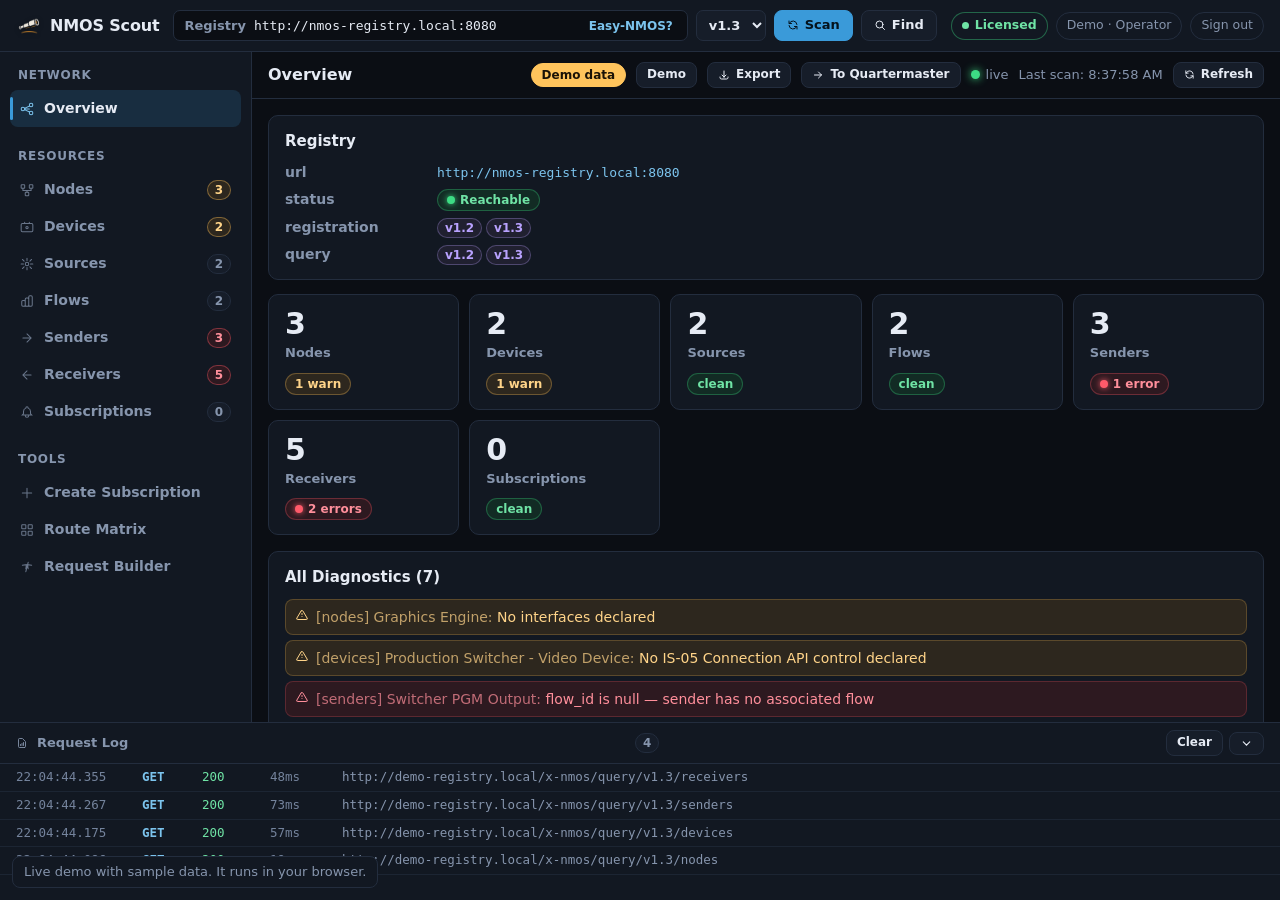
<file: demo/scout.html>
<!DOCTYPE html>
<html lang="en">
<head>
<meta charset="UTF-8"/>
<meta name="viewport" content="width=device-width, initial-scale=1.0"/>
<title>NMOS Scout</title>
<link rel="icon" type="image/png" href="../assets/scout-icon.png"/>
<link rel="apple-touch-icon" href="../assets/scout-mark.png"/>
<style>
/* ═══════════════════════════════════════════════════════════════════════════
   TEUNKEY BROADCAST — the range stylesheet (range.css)

   Richard, 2026-10-01: "make sure that these all follow the same palette, all
   look the same, and look like they're made … all parts of the same product
   range. We really do like the look of Signal Captain and Deck Planner, so use
   those as your base … and the sign-in process is the same on each one."

   ONE SOURCE: broadcast-projects/shared/range/. `node tools/sync-range.mjs`
   copies it into Signal Captain, Deck Planner, NMOS Quartermaster and NMOS
   Scout; `--check` fails when a copy has drifted. Never edit a copy.

   ⚠ Every class starts with `tkr-` and every variable with `--tkr-`. The four
     apps already own `.modal`, `.btn`, `.rg-*`, `.tb-*` and `.badge`; a range
     rule must never restyle something an app built for itself.
   ⚠ The values are Signal Captain's own static palette (the one its sign-in
     page and first paint use). An app may re-point --tkr-* at its own theme
     for the dialogs that open INSIDE it; the sign-in page never follows an app
     theme, so all four sign-in pages are the same page.
   ⚠ PIXELS, never rem: rem follows each product's OWN root size (Signal Captain 16px, the others 15px), so the
     same rule painted the sign-in 6% smaller in three of them — caught by tools/range-check.mjs. Values = Signal
     Captain's at its 16px root.
   ═══════════════════════════════════════════════════════════════════════════ */

:root {
  --tkr-bg: #0b0e14;
  --tkr-panel: #121822;
  --tkr-card: #161d29;
  --tkr-card2: #1e2635;
  --tkr-line: #232d3e;
  --tkr-fg: #e6ebf4;
  --tkr-muted: #8695ad;
  --tkr-accent: #3a9ad9;
  --tkr-accent-line: #3a9ad9;
  --tkr-accent-soft: #7cc4ee;
  --tkr-on-accent: #04121c;
  --tkr-good: #3ddc84;
  --tkr-good-soft: #6fe3a5;
  --tkr-on-good: #05230f;
  --tkr-bad: #ff5a6a;
  --tkr-bad-soft: #ff8f9b;
  --tkr-on-bad: #ffffff;
  --tkr-warn: #ffc45c;
  --tkr-warn-soft: #ffd489;
  --tkr-on-warn: #1a1206;
  --tkr-gold: #f0b429;            /* the logos' gold — marks only, never a control */
  --tkr-font: ui-sans-serif, system-ui, -apple-system, "Segoe UI", Roboto, sans-serif;
  --tkr-mono: ui-monospace, SFMono-Regular, Menlo, Consolas, monospace;
}

/* ── the sign-in page ─────────────────────────────────────────────────────── */
/* ⚠ Its own palette, written out here and NOT the app's variables: an app theme
   (Signal Captain's High contrast, Deck Planner's navy) must not make the four
   front doors differ. */
.tkr-signin {
  --tkr-bg: #0b0e14; --tkr-card: #161d29; --tkr-line: #232d3e; --tkr-fg: #e6ebf4; --tkr-muted: #8695ad;
  --tkr-accent: #3a9ad9; --tkr-accent-line: #3a9ad9; --tkr-accent-soft: #7cc4ee; --tkr-on-accent: #04121c;
  --tkr-good-soft: #6fe3a5; --tkr-bad-soft: #ff8f9b; --tkr-warn-soft: #ffd489;
  position: fixed; inset: 0; z-index: 2147483600; overflow: auto;
  display: grid; place-items: center; align-content: center; gap: 14px; padding: 24px 16px;
  font: 15px/1.5 var(--tkr-font); color: var(--tkr-fg); color-scheme: dark;
  background:
    radial-gradient(ellipse 60% 60% at center, rgba(4,8,18,.72) 0%, rgba(4,8,18,.50) 60%, rgba(2,5,14,.66) 100%),
    url('../range/range-backdrop.jpg') center/cover no-repeat, #02050e;
}
.tkr-signin[hidden] { display: none; }
.tkr-signin *, .tkr-signin *::before, .tkr-signin *::after { box-sizing: border-box; }
.tkr-card {
  background: var(--tkr-card); border: 1px solid var(--tkr-line); border-radius: 18px;
  padding: 28px 26px 22px; width: min(380px, 100%); text-align: center;
  box-shadow: 0 24px 60px rgba(0,0,0,.55);
}
.tkr-card-mark {
  display: block; width: 88px; height: 88px; object-fit: contain; margin: 0 auto 8px;
  filter: drop-shadow(0 3px 12px rgba(0,0,0,.55));
}
.tkr-card-title { margin: 4px 0 2px; font-size: 23.2px; font-weight: 800; line-height: 1.25; color: var(--tkr-fg); }
.tkr-card-sub { margin: 0 0 18px; font-size: 14.4px; color: var(--tkr-muted); }
.tkr-card-text { margin: 0 0 14px; font-size: 14.4px; color: var(--tkr-muted); text-align: left; }
.tkr-mode[hidden] { display: none; }
.tkr-field { display: block; text-align: left; margin: 0 0 12px; }
.tkr-field > span { display: block; font-size: 13.12px; font-weight: 700; color: var(--tkr-muted); margin: 0 0 5px; }
.tkr-field input {
  display: block; width: 100%; padding: 11px 12px; font: inherit; font-size: 16px;
  background: var(--tkr-bg); border: 1px solid var(--tkr-line); border-radius: 10px; color: var(--tkr-fg);
}
.tkr-field input::placeholder { color: var(--tkr-muted); opacity: .8; }
.tkr-field input:focus { outline: 2px solid var(--tkr-accent-line); outline-offset: 1px; }
.tkr-field input.tkr-pin { letter-spacing: .3em; }
.tkr-note { margin: 0 0 12px; font-size: 13.76px; color: var(--tkr-muted); }
.tkr-note[hidden], .tkr-err[hidden], .tkr-ok[hidden] { display: none; }
.tkr-err { margin: 12px 0 0; font-size: 14.08px; font-weight: 700; color: var(--tkr-bad-soft); }
.tkr-ok { margin: 0 0 14px; font-size: 14.4px; font-weight: 700; color: var(--tkr-good-soft); text-align: left; }
.tkr-links { display: flex; flex-wrap: wrap; justify-content: center; gap: 4px 18px; margin: 14px 0 0; }
.tkr-link {
  background: none; border: 0; padding: 2px 0; font: inherit; font-size: 13.44px; cursor: pointer;
  color: var(--tkr-accent-soft); text-decoration: underline; text-underline-offset: 2px;
}
.tkr-link:hover { color: var(--tkr-fg); }
.tkr-link:focus-visible { outline: 2px solid var(--tkr-accent-line); outline-offset: 2px; border-radius: 4px; }
.tkr-link[hidden] { display: none; }
.tkr-range { margin: 0; font-size: 12.48px; color: var(--tkr-muted); text-align: center; }

/* ── buttons ──────────────────────────────────────────────────────────────── */
/* Signal Captain's .btn, value for value. */
.tkr-btn {
  background: var(--tkr-card); border: 1px solid var(--tkr-line); color: var(--tkr-fg);
  border-radius: 8px; padding: 8px 14px; font: inherit; font-weight: 700; cursor: pointer; line-height: 1.3;
}
.tkr-btn:hover { filter: brightness(1.12); }
.tkr-btn:focus-visible { outline: 2px solid var(--tkr-accent-line); outline-offset: 2px; }
.tkr-btn.tkr-primary { background: var(--tkr-accent); border-color: var(--tkr-accent); color: var(--tkr-on-accent); }
.tkr-btn.tkr-danger { color: var(--tkr-bad-soft); }
.tkr-btn.tkr-sm { padding: 5px 11px; font-size: 13.12px; }
.tkr-btn.tkr-wide { display: block; width: 100%; padding: 11px 14px; border-radius: 10px; font-size: 16px; font-weight: 800; }
.tkr-btn[disabled] { opacity: .5; cursor: not-allowed; filter: none; }

/* ── the header lockup: mark + two-word name ─────────────────────────────── */
/* Signal Captain's brand: a 26 px mark, the FIRST word heavy, the second not.
   "Signal Captain", "Deck Planner", "NMOS Quartermaster", "NMOS Scout". */
.tkr-brand {
  display: inline-flex; align-items: center; gap: 8px; color: var(--tkr-fg); text-decoration: none;
  font-family: var(--tkr-font); font-size: 16px; font-weight: 600; letter-spacing: -.01em; white-space: nowrap; line-height: 1.2;
}
.tkr-brand b { font-weight: 900; }
.tkr-brand-mark { height: 26px; width: 26px; object-fit: contain; flex: 0 0 auto; filter: drop-shadow(0 1px 2px rgba(0,0,0,.5)); }

/* ── the account badges, right-hand end of every header ──────────────────── */
/* Signal Captain's .badge at a fine pointer: [Name · Role] [Sign out] */
.tkr-acct { display: inline-flex; align-items: center; gap: 8px; }
.tkr-badge {
  display: inline-flex; align-items: center; gap: 6px; min-height: 28px; padding: 3px 10px;
  border-radius: 999px; background: var(--tkr-panel); border: 1px solid var(--tkr-line);
  font: inherit; font-family: var(--tkr-font); font-size: 12.48px; line-height: 1.2; color: var(--tkr-muted);
  cursor: pointer; white-space: nowrap; text-decoration: none;
}
.tkr-badge:hover { border-color: var(--tkr-accent); color: var(--tkr-fg); }
.tkr-badge:focus-visible { outline: 2px solid var(--tkr-accent-line); outline-offset: 2px; }
.tkr-badge.tkr-admin { color: var(--tkr-warn-soft); border-color: var(--tkr-warn); }
.tkr-badge .tkr-dot { width: 7px; height: 7px; border-radius: 50%; background: var(--tkr-accent); flex: 0 0 auto; }

/* ── dialogs ──────────────────────────────────────────────────────────────── */
/* Signal Captain's modal, value for value, under range names. */
.tkr-back {
  position: fixed; inset: 0; background: rgba(0,0,0,.62); z-index: 2147483500;
  display: grid; place-items: center; padding: 20px; font: 15px/1.5 var(--tkr-font); color: var(--tkr-fg);
}
.tkr-back *, .tkr-back *::before, .tkr-back *::after { box-sizing: border-box; }
.tkr-dlg {
  background: var(--tkr-panel); border: 1px solid var(--tkr-line); border-radius: 14px;
  width: min(560px, 100%); max-height: 86vh; display: flex; flex-direction: column;
  box-shadow: 0 30px 80px rgba(0,0,0,.6); text-align: left;
}
.tkr-dlg.tkr-wide { width: min(860px, 100%); }
.tkr-dlg-head { display: flex; align-items: center; gap: 10px; padding: 16px 18px 0; }
.tkr-dlg-head h3 { margin: 0; font-size: 16.8px; font-weight: 800; flex: 1; line-height: 1.3; }
.tkr-x {
  font: inherit; font-size: 24px; line-height: 1; background: none; border: 0; color: var(--tkr-muted);
  cursor: pointer; padding: 0 4px; border-radius: 6px;
}
.tkr-x:hover { color: var(--tkr-fg); }
.tkr-dlg-sub { margin: 6px 18px 0; color: var(--tkr-muted); font-size: 13.76px; }
.tkr-dlg-body { padding: 14px 18px; overflow: auto; }
.tkr-dlg-body p { margin: 0 0 10px; }
.tkr-dlg-foot {
  display: flex; gap: 8px; justify-content: flex-end; flex-wrap: wrap; padding: 12px 18px 16px;
  border-top: 1px solid var(--tkr-line);
}
.tkr-dlg-note {
  background: var(--tkr-card2); border-left: 3px solid var(--tkr-accent); border-radius: 0 8px 8px 0;
  padding: 10px 12px; color: var(--tkr-muted); font-size: 13.6px; margin: 4px 0 12px;
}
.tkr-dlg-note.tkr-warn { border-left-color: var(--tkr-warn); color: var(--tkr-warn-soft); }
.tkr-meta { color: var(--tkr-muted); font-size: 13.76px; }

/* the password form (Signal Captain's .pw-*) */
.tkr-pw-form { display: flex; flex-direction: column; gap: 12px; min-width: 0; }
.tkr-pw-field { display: flex; flex-direction: column; gap: 5px; min-width: 0; }
.tkr-pw-field > span { font-size: 13.12px; font-weight: 700; color: var(--tkr-muted); }
.tkr-input, .tkr-pw-field input, .tkr-pw-field select {
  min-width: 0; width: 100%; background: var(--tkr-bg); border: 1px solid var(--tkr-line); border-radius: 7px;
  color: var(--tkr-fg); font: inherit; font-size: 15.2px; padding: 8px 10px;
}
.tkr-input:focus, .tkr-pw-field input:focus, .tkr-pw-field select:focus { outline: 2px solid var(--tkr-accent-line); outline-offset: 1px; }
.tkr-pw-hint { margin: 0; font-size: 12.8px; color: var(--tkr-muted); }
.tkr-pw-err { margin: 0; font-size: 13.6px; font-weight: 700; color: var(--tkr-bad-soft); }
.tkr-pw-err[hidden] { display: none; }

/* a new password, shown once, and the message to send with it */
.tkr-pw-out {
  font-family: var(--tkr-mono); font-size: 16.8px; font-weight: 800; background: var(--tkr-bg);
  border: 1px dashed var(--tkr-accent); border-radius: 8px; padding: 12px; text-align: center; margin: 10px 0;
  user-select: all; overflow-wrap: anywhere;
}
.tkr-msg {
  width: 100%; min-height: 168px; resize: vertical; background: var(--tkr-bg); color: var(--tkr-fg);
  border: 1px solid var(--tkr-line); border-radius: 8px; padding: 10px 12px; font: inherit; font-size: 14.4px; line-height: 1.45;
}

/* ── accounts list (Signal Captain's People rows) ────────────────────────── */
.tkr-people { display: grid; gap: 8px; margin: 0 0 6px; }
.tkr-person {
  background: var(--tkr-card); border: 1px solid var(--tkr-line); border-radius: 10px;
  padding: 11px 14px; display: flex; align-items: center; gap: 12px; flex-wrap: wrap;
}
.tkr-person .tkr-who { font-weight: 800; }
.tkr-person .tkr-meta { font-size: 12.8px; }
.tkr-person .tkr-acts { margin-left: auto; display: flex; gap: 6px; flex-wrap: wrap; align-items: center; }
.tkr-person.tkr-asked { border-color: rgba(255,196,92,.6); background: rgba(255,196,92,.06); }
.tkr-person.tkr-lapsed { border-color: rgba(255,196,92,.45); background: rgba(255,196,92,.05); }
.tkr-asked-line { color: var(--tkr-warn-soft); font-size: 12.8px; font-weight: 700; }
.tkr-role {
  background: var(--tkr-card); border: 1px solid var(--tkr-line); color: var(--tkr-fg);
  border-radius: 7px; padding: 4px 8px; font: inherit; font-size: 12.8px;
}
.tkr-tag {
  display: inline-block; margin-left: 6px; padding: 0 7px; border-radius: 999px; font-size: 11.52px; font-weight: 700;
  border: 1px solid var(--tkr-line); color: var(--tkr-muted); vertical-align: 1px;
}

/* ── toast (Signal Captain's) ────────────────────────────────────────────── */
.tkr-toast {
  position: fixed; left: 50%; bottom: calc(22px + env(safe-area-inset-bottom, 0px)); transform: translateX(-50%);
  width: max-content; max-width: min(720px, calc(100vw - 32px)); box-sizing: border-box; text-align: center;
  background: var(--tkr-good); color: var(--tkr-on-good); font: 800 14.08px/1.4 var(--tkr-font);
  padding: 10px 20px; border-radius: 20px; z-index: 2147483650; pointer-events: none;
  box-shadow: 0 10px 30px rgba(0,0,0,.5);
}
.tkr-toast.tkr-bad { background: var(--tkr-bad); color: var(--tkr-on-bad); }

@media (max-width: 420px) {
  .tkr-card { padding: 22px 18px 18px; border-radius: 16px; }
  .tkr-card-mark { width: 72px; height: 72px; }
  .tkr-dlg-foot .tkr-btn { flex: 1 1 auto; }
}
@media (pointer: coarse) {
  .tkr-btn, .tkr-badge, .tkr-link, .tkr-role { min-height: 44px; }
  .tkr-field input, .tkr-input { min-height: 44px; }
}
@media print { .tkr-signin, .tkr-back, .tkr-toast { display: none !important; } }

</style>
<script>
/* ===== NMOS Scout — live demo backend stub ===== */
(function(){
  var STATE = {"registry":{"url":"http://nmos-registry.local:8080","label":"Primary Registry (mock)","isMock":true,"apis":{"registration":{"versions":["v1.2","v1.3"]},"query":{"versions":["v1.2","v1.3"]}}},"resources":{"nodes":[{"id":"d2e7e1c0-1a2b-4c3d-8e5f-6a7b8c9d0e1f","label":"Camera Encoder A","hostname":"cam-enc-a.local","href":"http://192.168.1.10:3000/","api":{"versions":["v1.2","v1.3"]},"clocks":[{"name":"clk0","ref_type":"ptp"}],"interfaces":[{"name":"eth0","chassis_id":"70:b3:d5:93:10:01","port_id":"70:b3:d5:93:10:01"}],"tags":{},"version":"1687200001:000000000","_warnings":[],"_health":"ok"},{"id":"a1b2c3d4-e5f6-7890-abcd-ef1234567890","label":"Production Switcher","hostname":"prod-sw.local","href":"http://192.168.1.20:3000/","api":{"versions":["v1.2"]},"clocks":[{"name":"clk0","ref_type":"internal"}],"interfaces":[{"name":"eth0","chassis_id":"70:b3:d5:93:10:02","port_id":"70:b3:d5:93:10:02"}],"tags":{},"version":"1687100000:000000000","_warnings":[],"_health":"ok"},{"id":"f9e8d7c6-b5a4-3210-fedc-ba9876543210","label":"Graphics Engine","hostname":"gfx.local","href":"http://192.168.1.30:3000/","api":{"versions":["v1.3"]},"clocks":[{"name":"clk0","ref_type":"ptp"}],"interfaces":[],"tags":{},"version":"1687300000:000000000","_warnings":["No interfaces declared"],"_health":"warn"}],"devices":[{"id":"dev-0001-0000-0000-0000-000000000001","label":"Camera Encoder A - Device","type":"urn:x-nmos:device:generic","node_id":"d2e7e1c0-1a2b-4c3d-8e5f-6a7b8c9d0e1f","senders":["snd-0001-0000-0000-0000-000000000001"],"receivers":["rcv-0001-0000-0000-0000-000000000001"],"controls":[{"type":"urn:x-nmos:control:sr-ctrl/v1.1","href":"http://192.168.1.10:3000/x-nmos/connection/"}],"version":"1687200002:000000000","_warnings":[],"_health":"ok"},{"id":"dev-0002-0000-0000-0000-000000000002","label":"Production Switcher - Video Device","type":"urn:x-nmos:device:generic","node_id":"a1b2c3d4-e5f6-7890-abcd-ef1234567890","senders":["snd-0002-0000-0000-0000-000000000001"],"receivers":["rcv-0002-0000-0000-0000-000000000001","rcv-0002-0000-0000-0000-000000000002"],"controls":[],"version":"1687100001:000000000","_warnings":["No IS-05 Connection API control declared"],"_health":"warn"}],"sources":[{"id":"src-0001-0000-0000-0000-000000000001","label":"Camera A - Video","description":"HD Video from Camera Encoder A","format":"urn:x-nmos:format:video","device_id":"dev-0001-0000-0000-0000-000000000001","parents":[],"clock_name":"clk0","grain_rate":{"numerator":25,"denominator":1},"version":"1687200003:000000000","_warnings":[],"_health":"ok"},{"id":"src-0001-0000-0000-0000-000000000002","label":"Camera A - Audio","description":"AES67 Audio from Camera Encoder A","format":"urn:x-nmos:format:audio","device_id":"dev-0001-0000-0000-0000-000000000001","parents":[],"clock_name":"clk0","grain_rate":{"numerator":48000,"denominator":1},"version":"1687200004:000000000","_warnings":[],"_health":"ok"}],"flows":[{"id":"flw-0001-0000-0000-0000-000000000001","label":"Camera A - HD Video Flow","format":"urn:x-nmos:format:video","source_id":"src-0001-0000-0000-0000-000000000001","device_id":"dev-0001-0000-0000-0000-000000000001","media_type":"video/raw","frame_width":1920,"frame_height":1080,"interlace_mode":"progressive","colorspace":"BT709","version":"1687200005:000000000","_warnings":[],"_health":"ok"},{"id":"flw-0001-0000-0000-0000-000000000002","label":"Camera A - Audio Flow","format":"urn:x-nmos:format:audio","source_id":"src-0001-0000-0000-0000-000000000002","device_id":"dev-0001-0000-0000-0000-000000000001","media_type":"audio/L24","sample_rate":{"numerator":48000,"denominator":1},"bit_depth":24,"version":"1687200006:000000000","_warnings":[],"_health":"ok"}],"senders":[{"id":"snd-0001-0000-0000-0000-000000000001","label":"Camera A - Video Sender","description":"ST 2110-20 Video","flow_id":"flw-0001-0000-0000-0000-000000000001","device_id":"dev-0001-0000-0000-0000-000000000001","transport":"urn:x-nmos:transport:rtp.mcast","interface_bindings":["eth0"],"subscription":{"receiver_id":"rcv-0002-0000-0000-0000-000000000001","active":true},"manifest_href":"http://192.168.1.10:3000/x-nmos/connection/v1.1/single/senders/snd-0001/transportfile/","version":"1687200007:000000000","_warnings":[],"_health":"ok"},{"id":"snd-0001-0000-0000-0000-000000000002","label":"Camera A - Audio Sender","description":"AES67 Audio","flow_id":"flw-0001-0000-0000-0000-000000000002","device_id":"dev-0001-0000-0000-0000-000000000001","transport":"urn:x-nmos:transport:rtp.mcast","interface_bindings":["eth0"],"subscription":{"receiver_id":null,"active":false},"manifest_href":"http://192.168.1.10:3000/x-nmos/connection/v1.1/single/senders/snd-0001a/transportfile/","version":"1687200009:000000000","_warnings":[],"_health":"ok"},{"id":"snd-0002-0000-0000-0000-000000000001","label":"Switcher PGM Output","description":"ST 2110-20 Programme","flow_id":null,"device_id":"dev-0002-0000-0000-0000-000000000002","transport":"urn:x-nmos:transport:rtp.mcast","interface_bindings":["eth0"],"subscription":{"receiver_id":null,"active":false},"manifest_href":null,"version":"1687100002:000000000","_warnings":["flow_id is null — sender has no associated flow","manifest_href is null — SDP not reachable"],"_health":"error"}],"receivers":[{"id":"rcv-0001-0000-0000-0000-000000000001","label":"Camera A - Video Mon","format":"urn:x-nmos:format:video","device_id":"dev-0001-0000-0000-0000-000000000001","transport":"urn:x-nmos:transport:rtp.mcast","interface_bindings":["eth0"],"subscription":{"sender_id":null,"active":false},"caps":{"media_types":["video/raw"]},"version":"1687200008:000000000","_warnings":[],"_health":"ok"},{"id":"rcv-0001-0000-0000-0000-000000000002","label":"Camera A - Audio Mon","format":"urn:x-nmos:format:audio","device_id":"dev-0001-0000-0000-0000-000000000001","transport":"urn:x-nmos:transport:rtp.mcast","interface_bindings":["eth0"],"subscription":{"sender_id":null,"active":false},"caps":{"media_types":["audio/L24"]},"version":"1687200010:000000000","_warnings":[],"_health":"ok"},{"id":"rcv-0002-0000-0000-0000-000000000001","label":"Switcher Input A","format":"urn:x-nmos:format:video","device_id":"dev-0002-0000-0000-0000-000000000002","transport":"urn:x-nmos:transport:rtp.mcast","interface_bindings":["eth0"],"subscription":{"sender_id":"snd-0001-0000-0000-0000-000000000001","active":true},"caps":{},"version":"1687100003:000000000","_warnings":["caps is empty or missing"],"_health":"error"},{"id":"rcv-0002-0000-0000-0000-000000000002","label":"Switcher Input B","format":"urn:x-nmos:format:video","device_id":"dev-0002-0000-0000-0000-000000000002","transport":"urn:x-nmos:transport:rtp.mcast","interface_bindings":[],"subscription":{"sender_id":null,"active":false},"caps":{},"version":"1687100004:000000000","_warnings":["caps is empty or missing","interface_bindings is empty"],"_health":"error"},{"id":"rcv-0002-0000-0000-0000-000000000003","label":"Switcher Audio In A","format":"urn:x-nmos:format:audio","device_id":"dev-0002-0000-0000-0000-000000000002","transport":"urn:x-nmos:transport:rtp.mcast","interface_bindings":["eth0"],"subscription":{"sender_id":null,"active":false},"caps":{"media_types":["audio/L24"]},"version":"1687100005:000000000","_warnings":[],"_health":"ok"}],"subscriptions":[]},"diff":null,"lastScan":"2026-10-01T08:37:58.900Z","scanning":false,"scanProgress":"","isMock":true,"logCount":0,"license":{"state":"licensed","licensee":"Demo Studio","edition":"pro"}};
  var LOG = [];
  var es = null, esListeners = {};
  var DEMO_ME = { name:'Demo', username:'demo', role:'operator', roleName:'Operator', uid:'demo', shared:false, admin:false, mustChange:false };
  function authAnswer(u){
    if (u.indexOf('/api/auth/me')>-1) return { ok:true, signedIn:true, me:DEMO_ME, setup:false, setupHere:false, pin:false, shared:false, roles:{}, pending:[], gone:null };
    if (u.indexOf('/api/auth/')>-1)   return { ok:true };
    return null;
  }
  function R(body, status){ status=status||200; var res = { ok: status<400, status: status,
    headers: { get: function(){ return 'application/json'; } },
    json: function(){ return Promise.resolve(body); }, text: function(){ return Promise.resolve(JSON.stringify(body)); },
    blob: function(){ return Promise.resolve(new Blob([JSON.stringify(body, null, 2)], { type:'application/json' })); } };
    res.clone = function(){ return res; }; return Promise.resolve(res); }
  function emit(type, data){ (esListeners[type]||[]).forEach(function(cb){ cb({ data: JSON.stringify(data) }); }); }
  function pushState(){ emit('state', STATE); }
  function addLog(method, p, status){
    var e = { ts:new Date().toISOString(), method:method, url:'http://demo-registry.local/x-nmos/'+p,
              status:status, duration: 18 + Math.floor(Math.random()*70) };
    LOG.unshift(e); if (LOG.length>200) LOG.pop(); emit('log', e);
  }
  function FakeES(){ es = this; setTimeout(function(){ if(es.onopen) es.onopen(); pushState();
      [1,2,3].forEach(function(d){ setTimeout(function(){ try{ if(typeof renderCurrentSection==='function') renderCurrentSection(); }catch(e){} }, 150*d); });
      ['/nodes','/devices','/senders','/receivers'].forEach(function(p,i){ setTimeout(function(){ addLog('GET','query/v1.3'+p,200); }, 120+i*90); });
    }, 60); }
  FakeES.prototype.addEventListener = function(t,cb){ (esListeners[t]=esListeners[t]||[]).push(cb); };
  FakeES.prototype.close = function(){};
  window.EventSource = FakeES;

  function rcv(id){ return STATE.resources.receivers.find(function(x){return x.id===id;}); }
  function snd(id){ return STATE.resources.senders.find(function(x){return x.id===id;}); }

  window.fetch = function(url, opts){
    opts = opts||{}; var u = String(url && url.url || url); var m = (opts.method||'GET').toUpperCase();
    try {
      var a = authAnswer(u); if (a) return R(a);
      if (u.indexOf('/api/license/activate')>-1) return R({ ok:true, status: STATE.license });
      if (u.indexOf('/api/license')>-1)          return R(STATE.license);
      if (u.indexOf('/api/state')>-1)            return R(STATE);
      if (u.indexOf('/api/log')>-1){ if(m==='DELETE'){ LOG=[]; return R({ok:true}); } return R(LOG.slice()); }
      if (u.indexOf('/api/scan')>-1){ STATE.scanning=true; STATE.scanProgress='Discovering APIs…'; pushState();
        setTimeout(function(){ STATE.scanProgress='Fetching resources…'; pushState(); },350);
        setTimeout(function(){ STATE.scanning=false; STATE.scanProgress=''; STATE.lastScan=new Date().toISOString();
          ['/nodes','/devices','/senders','/receivers','/flows'].forEach(function(p){ addLog('GET','query/v1.3'+p,200); }); pushState(); }, 950);
        return R({ ok:true }); }
      if (u.indexOf('/api/mock')>-1){ STATE.isMock=true; pushState(); return R({ok:true}); }
      if (u.indexOf('/api/discover')>-1) return R([{ name:'demo-registry', host:'demo-registry.local', port:80, url:'http://demo-registry.local' }]);
      if (u.indexOf('/api/route')>-1){ var b=JSON.parse(opts.body||'{}'); var r=rcv(b.receiverId), s=snd(b.senderId);
        if(r) r.subscription={ sender_id:b.senderId, active:true };
        if(s) s.subscription=Object.assign({}, s.subscription, { receiver_id:b.receiverId, active:true });
        addLog('PATCH','connection/v1.1/single/receivers/'+(b.receiverId||'').slice(0,8)+'/staged',200); pushState();
        return R({ ok:true, staged:{status:200}, active:{status:200} }); }
      if (u.indexOf('/api/disconnect')>-1){ var b2=JSON.parse(opts.body||'{}'); var r2=rcv(b2.receiverId);
        if(r2) r2.subscription={ sender_id:null, active:false };
        addLog('PATCH','connection/v1.1/single/receivers/'+(b2.receiverId||'').slice(0,8)+'/staged',200); pushState();
        return R({ ok:true, staged:{status:200}, active:{status:200} }); }
      if (u.indexOf('/api/subscribe')>-1){ addLog('POST','query/v1.3/subscriptions',201); return R({ ok:true, status:201, body:{ id:'demo-sub-1', ws_href:'wss://demo-registry.local/x-nmos/query/subscriptions/demo-sub-1' } }); }
      if (u.indexOf('/api/proxy')>-1){ addLog('GET','query/v1.3/senders',200); return R({ ok:true, status:200, body: STATE.resources.senders }); }
      if (u.indexOf('/api/send-to-quartermaster')>-1) return R({ ok:false, error:'In the demo the two tools are not connected. On your network this hands the whole scan to Quartermaster.' }, 409);
      if (u.indexOf('/api/export')>-1) return R(STATE);
    } catch(e){ /* fall through */ }
    return R({ ok:true });
  };
})();
</script>
<script>
/* ═══════════════════════════════════════════════════════════════════════════
   TEUNKEY BROADCAST — range-auth.js: the sign-in page and the account menu,
   the same in every product of the range.

   Richard, 2026-10-01 (Anthony's ask): "being able to reset your password and
   all … make sure that these are also all streamlined and the sign-in process
   is the same on each one of them."

   ONE SOURCE: broadcast-projects/shared/range/. `node tools/sync-range.mjs`
   copies it into Deck Planner, NMOS Quartermaster and NMOS Scout (Signal
   Captain renders the same page from its own panel.js, held to it by
   tools/range-check.mjs). Never edit a copy.

   ⚠ It is a PORT of Signal Captain's gate (panel.js, audit 2.78 B14–B16, C9,
     C10), which is the one that has been through real failures: the sign-in
     never fails silently, never goes out twice, keeps what was typed when the
     server — not the person — was the problem, and only says "not right" when
     the server said exactly that.
   ⚠ No innerHTML with anything a person typed or a server sent: textContent only.
   ═══════════════════════════════════════════════════════════════════════════ */
(function (root) {
  'use strict';

  /* Every sentence a person reads, in one place, so the four products cannot
     drift apart word by word. {p} is the product name. */
  const STRINGS = {
    username: 'Username',
    password: 'Password',
    signIn: 'Sign in',
    forgotLink: 'Forgot your password?',
    pinLink: 'Use the team PIN instead',
    accountLink: 'Sign in with my own account instead',
    pinWho: 'Your name or position',
    pinWhoHint: 'for example Gallery desk',
    pin: 'Team PIN',
    forgotText: 'Type your username. An administrator will set a new password for you and send it to you.',
    forgotGo: 'Ask for a new password',
    forgotBack: 'Back to sign in',
    forgotNeedName: 'Type your username first.',
    forgotDone: 'Sent. If “{u}” is an account here, an administrator has been asked to set a new password. '
      + 'They will send it to you. Not heard back? Ask them directly.',
    setupTitle: 'Set up {p}',
    setupText: 'Create the administrator account. You will use it to sign in, and to give everyone else their own account.',
    setupName: 'Your name',
    setupPassword: 'Choose a password',
    setupAgain: 'The same password again',
    setupGo: 'Create and sign in',
    needUsername: 'Choose a username.',
    setupElsewhere: '{p} is not set up yet. Open it on the computer it runs on ({here}) and create the administrator account there.',
    newPassword: 'New password',
    newAgain: 'New password again',
    atLeast8: 'At least 8 characters.',
    cantReach: 'Cannot reach {p}. Check the connection and try again.',
    tooMany: 'Too many wrong sign-ins. Wait a moment, then try again.',
    nameTaken: 'That name belongs to an account. Pick another name.',
    expired: 'This account expired{on}. Ask an administrator to extend it, then sign in again.',
    badLogin: 'That username or password is not right.',
    badPin: 'That PIN is not right.',
    noAnswer: '{p} did not answer. Try again in a moment.',
    storage: 'This browser is blocking storage for this site. You can sign in, but you will need to sign in again '
      + 'after every reload. Allow site data for {host} to stay signed in.',
    sessionEnded: 'Your session has ended. Sign in again.',
    sessionExpired: 'Your account has expired. Ask an administrator to extend it, then sign in again.',
    sessionRemoved: 'Your account has been removed. Sign in with another account.',
    range: 'Teunkey Broadcast',
    signOut: 'Sign out',
    changePassword: 'Change password',
    manageAccounts: 'Manage accounts',
    acctHere: 'You are signed in on this device.',
    acctPin: 'This is the team PIN login. Sign out to sign in with your own account.',
    acctPinSub: 'Signed in with the team PIN ({r})',
    askedOne: '{n} asked for a new password.',
    askedMany: '{n} people asked for a new password.',
    cpTitle: 'Change your password',
    cpFirstTitle: 'Set your own password',
    cpSub: 'You will stay signed in on this device.',
    cpFirstSub: 'You signed in with a password you were given. Choose one of your own.',
    cpCurrent: 'Current password',
    cpFirstCurrent: 'The password you were given',
    cpGo: 'Change it',
    cpNeedCur: 'Type your current password.',
    cpNeedNew: 'Choose a new password.',
    cpShort: 'That is under 8 characters.',
    cpMismatch: 'Those two do not match.',
    cpSame: 'That is the password you already have.',
    cpDone: 'Password changed',
    cancel: 'Cancel',
    done: 'Done',
    close: 'Close',
  };
  const fill = (s, v) => String(s).replace(/\{(\w+)\}/g, (m, k) => (v && v[k] != null ? String(v[k]) : m));

  /* ── tiny DOM helpers ─────────────────────────────────────────────────── */
  function el(tag, cls, text) {
    const e = document.createElement(tag);
    if (cls) e.className = cls;
    if (text != null) e.textContent = text;
    return e;
  }
  function field(label, input) {
    const l = el('label', 'tkr-field');
    l.appendChild(el('span', null, label));
    l.appendChild(input);
    return l;
  }
  function input(type, id, auto, extra) {
    const i = el('input');
    i.type = type; if (id) i.id = id; if (auto) i.autocomplete = auto;
    Object.assign(i, extra || {});
    return i;
  }
  async function readJson(r) { try { return await r.json(); } catch { return null; } }

  /* ── toast (Signal Captain's) ─────────────────────────────────────────── */
  let toastEl = null; let toastT = 0;
  function toast(msg, bad) {
    if (!toastEl) {
      toastEl = el('div', 'tkr-toast');
      toastEl.setAttribute('role', 'status'); toastEl.setAttribute('aria-live', 'polite');
      document.body.appendChild(toastEl);
    }
    toastEl.textContent = String(msg || '');
    toastEl.className = 'tkr-toast' + (bad ? ' tkr-bad' : '');
    toastEl.hidden = false;
    clearTimeout(toastT);
    toastT = setTimeout(() => { toastEl.hidden = true; }, bad ? 4200 : 2000);
  }

  /* ── dialog (the essentials of Signal Captain's modal.js) ──────────────── */
  /* ⚠ Dialogs STACK here (a confirm opens over the accounts list). Escape and the
     backdrop close only the top one; focus goes back to whatever opened it. */
  const stack = [];
  const TABBABLE = 'button, input, select, textarea, a[href], [tabindex]';
  const TEXTLIKE = /^(text|search|password|email|url|tel)$/i;
  function tabbables(box) {
    return [...box.querySelectorAll(TABBABLE)].filter((e) => !e.disabled && !e.hidden
      && e.getAttribute('tabindex') !== '-1' && e.offsetParent !== null);
  }
  function onKey(e) {
    const top = stack[stack.length - 1];
    if (!top) return;
    if (e.key === 'Escape') { e.stopPropagation(); e.preventDefault(); top.close(); return; }
    if (e.key !== 'Tab') return;
    const list = tabbables(top.box);
    if (!list.length) return;
    const first = list[0]; const last = list[list.length - 1]; const at = document.activeElement;
    if (!top.box.contains(at)) { e.preventDefault(); (e.shiftKey ? last : first).focus(); return; }
    if (e.shiftKey && at === first) { e.preventDefault(); last.focus(); }
    else if (!e.shiftKey && at === last) { e.preventDefault(); first.focus(); }
  }
  function coarse() { try { return matchMedia('(pointer: coarse)').matches; } catch { return false; } }

  /**
   * dialog({ title, sub, body: el | fn(bodyEl), actions: [{label, primary, danger, onClick}], wide })
   * onClick may return false (or a promise of false) to keep the dialog open.
   */
  function dialog(o) {
    const opts = o || {};
    const back = el('div', 'tkr-back');
    const box = el('div', 'tkr-dlg' + (opts.wide ? ' tkr-wide' : ''));
    box.setAttribute('role', 'dialog'); box.setAttribute('aria-modal', 'true');
    const head = el('div', 'tkr-dlg-head');
    const h = el('h3', null, opts.title || '');
    h.id = 'tkr-h-' + Math.random().toString(36).slice(2, 8);
    box.setAttribute('aria-labelledby', h.id);
    const x = el('button', 'tkr-x', '×'); x.type = 'button'; x.setAttribute('aria-label', STRINGS.close);
    head.append(h, x); box.appendChild(head);
    if (opts.sub) box.appendChild(el('p', 'tkr-dlg-sub', opts.sub));
    const body = el('div', 'tkr-dlg-body');
    if (typeof opts.body === 'function') opts.body(body); else if (opts.body) body.appendChild(opts.body);
    box.appendChild(body);
    const foot = el('div', 'tkr-dlg-foot');
    const restore = document.activeElement;
    const me = { box, back, closed: false };
    me.close = () => {
      if (me.closed) return;
      me.closed = true;
      back.remove();
      const i = stack.indexOf(me); if (i >= 0) stack.splice(i, 1);
      if (!stack.length) document.removeEventListener('keydown', onKey, true);
      if (restore && restore.focus && document.contains(restore)) { try { restore.focus(); } catch { /* gone */ } }
      if (opts.onClose) opts.onClose();
    };
    const btns = [];
    (opts.actions || [{ label: STRINGS.done, primary: true }]).forEach((a) => {
      const b = el('button', 'tkr-btn' + (a.primary ? ' tkr-primary' : '') + (a.danger ? ' tkr-danger' : ''), a.label);
      b.type = 'button';
      b.addEventListener('click', async () => {
        if (b.disabled) return;
        btns.forEach((y) => { y.disabled = true; });
        let keep = false;
        try { keep = a.onClick ? (await a.onClick(me)) === false : false; }
        finally { btns.forEach((y) => { y.disabled = false; }); }
        if (!keep) me.close();
      });
      btns.push(b); foot.appendChild(b);
    });
    if (btns.length) box.appendChild(foot);
    x.addEventListener('click', () => me.close());
    back.addEventListener('mousedown', (e) => { if (e.target === back) me.downOnBack = true; });
    back.addEventListener('click', (e) => { if (e.target === back && me.downOnBack) me.close(); me.downOnBack = false; });
    back.appendChild(box);
    document.body.appendChild(back);
    if (!stack.length) document.addEventListener('keydown', onKey, true);
    stack.push(me);
    /* focus: the caller's own choice, else the first text field on screen, else the × — never a footer
       button (Enter would press it), and on a touch screen the × (a focused field raises the keyboard) */
    setTimeout(() => {
      if (box.contains(document.activeElement)) return;
      const f = coarse() ? null : [...body.querySelectorAll('input, textarea')]
        .find((e) => e.offsetParent !== null && !e.disabled && !e.readOnly && (e.tagName === 'TEXTAREA' || TEXTLIKE.test(e.type || 'text')));
      (f || x).focus();
    }, 30);
    return me;
  }
  /** A confirm that is a real dialog, never window.confirm (a phone may have muted native dialogs). */
  function confirmBox(title, text, yes, danger) {
    return new Promise((resolve) => {
      let answered = false;
      dialog({
        title, body: (b) => { String(text).split('\n\n').forEach((t) => b.appendChild(el('p', null, t))); },
        actions: [
          { label: STRINGS.cancel },
          { label: yes, primary: !danger, danger: !!danger, onClick: () => { answered = true; resolve(true); } },
        ],
        onClose: () => { if (!answered) resolve(false); },
      });
    });
  }

  /**
   * A small form in a real dialog — never window.prompt (a phone that has muted dialogs returns null at once,
   * silently: Signal Captain's Virginia bug). Resolves to { name: value, … } or null when cancelled.
   * form({ title, sub, go: 'Save', fields: [{ name, label, value, placeholder, options: [[value, text]], hint }] })
   */
  function form(o) {
    return new Promise((resolve) => {
      let done = false; const inputs = {};
      dialog({
        title: o.title, sub: o.sub,
        body: (b) => {
          const f = el('form', 'tkr-pw-form'); f.addEventListener('submit', (e) => e.preventDefault());
          (o.fields || []).forEach((d) => {
            const w = el('label', 'tkr-pw-field'); w.appendChild(el('span', null, d.label));
            let i;
            if (d.options) {
              i = el('select');
              d.options.forEach(([v, t]) => { const op = el('option', null, t); op.value = v; i.appendChild(op); });
              if (d.value != null) i.value = d.value;
            } else {
              i = input('text', null, 'off', { value: d.value == null ? '' : d.value, placeholder: d.placeholder || '', spellcheck: false });
            }
            inputs[d.name] = i; w.appendChild(i);
            if (d.hint) w.appendChild(el('span', 'tkr-pw-hint', d.hint));
            f.appendChild(w);
          });
          b.appendChild(f);
        },
        actions: [{ label: STRINGS.cancel },
          { label: o.go || 'Save', primary: true, onClick: () => {
            done = true;
            const out = {}; Object.keys(inputs).forEach((k) => { out[k] = inputs[k].value; });
            resolve(out);
          } }],
        onClose: () => { if (!done) resolve(null); },
      });
    });
  }

  /* ── the sign-in page ─────────────────────────────────────────────────── */
  /**
   * signin({ product, sub, mark, pin, forgot, setup, note, storageBlocked,
   *          login(body) → Response, askForPassword(username) → Response,
   *          createFirst({name, username, password}) → Response, onSignedIn(json) })
   * Returns { show(note), hide(), node }.
   * ⚠ login() and friends return the fetch Response itself; this page reads the
   *   status and the JSON, so every product is judged by the same rules.
   */
  function signin(cfg) {
    const c = Object.assign({ pin: false, forgot: true, setup: null }, cfg);
    const P = { p: c.product };
    const page = el('div', 'tkr-signin'); page.id = 'tkr-signin';
    const form = el('form', 'tkr-card'); form.noValidate = true; form.id = 'tkr-signin-form';
    const mark = el('img', 'tkr-card-mark'); mark.src = c.mark; mark.alt = '';
    const title = el('h1', 'tkr-card-title', c.title || c.product);
    const sub = el('p', 'tkr-card-sub', c.sub || '');
    form.append(mark, title, sub);

    /* account */
    const acct = el('div', 'tkr-mode'); acct.dataset.mode = 'account';
    const u = input('text', 'tkr-username', 'username', { autocapitalize: 'none', spellcheck: false });
    const pw = input('password', 'tkr-password', 'current-password');
    acct.append(field(STRINGS.username, u), field(STRINGS.password, pw));
    /* team PIN */
    const pinBox = el('div', 'tkr-mode'); pinBox.dataset.mode = 'pin'; pinBox.hidden = true;
    const who = input('text', 'tkr-who', 'off', { placeholder: STRINGS.pinWhoHint });
    const pinIn = input('password', 'tkr-pin', 'current-password', { inputMode: 'numeric', className: 'tkr-pin' });
    pinBox.append(field(STRINGS.pinWho, who), field(STRINGS.pin, pinIn));
    /* forgot */
    const fg = el('div', 'tkr-mode'); fg.dataset.mode = 'forgot'; fg.hidden = true;
    const fgText = el('p', 'tkr-card-text', STRINGS.forgotText);
    const fgU = input('text', 'tkr-forgot-username', 'username', { autocapitalize: 'none', spellcheck: false });
    const fgField = field(STRINGS.username, fgU);
    const fgOk = el('p', 'tkr-ok'); fgOk.setAttribute('role', 'status'); fgOk.hidden = true;
    fg.append(fgText, fgField, fgOk);
    /* first run */
    const st = el('div', 'tkr-mode'); st.dataset.mode = 'setup'; st.hidden = true;
    const stText = el('p', 'tkr-card-text', STRINGS.setupText);
    const stName = input('text', 'tkr-setup-name', 'name');
    const stU = input('text', 'tkr-setup-username', 'username', { autocapitalize: 'none', spellcheck: false });
    const stP = input('password', 'tkr-setup-password', 'new-password');
    const stP2 = input('password', 'tkr-setup-again', 'new-password');
    const stHint = el('p', 'tkr-note', STRINGS.atLeast8);
    st.append(stText, field(STRINGS.setupName, stName), field(STRINGS.username, stU), field(STRINGS.setupPassword, stP),
      field(STRINGS.setupAgain, stP2), stHint);

    const note = el('p', 'tkr-note'); note.setAttribute('role', 'status'); note.hidden = true;
    const go = el('button', 'tkr-btn tkr-primary tkr-wide', STRINGS.signIn); go.type = 'submit'; go.id = 'tkr-go';
    const err = el('p', 'tkr-err'); err.setAttribute('role', 'alert'); err.hidden = true;
    const links = el('div', 'tkr-links');
    const lForgot = el('button', 'tkr-link', STRINGS.forgotLink); lForgot.type = 'button';
    const lPin = el('button', 'tkr-link', STRINGS.pinLink); lPin.type = 'button';
    const lBack = el('button', 'tkr-link', STRINGS.forgotBack); lBack.type = 'button';
    links.append(lForgot, lPin, lBack);
    const store = el('p', 'tkr-note'); store.hidden = true; store.style.margin = '12px 0 0';
    form.append(acct, pinBox, fg, st, note, go, err, links, store);
    const foot = el('p', 'tkr-range', STRINGS.range);
    page.append(form, foot);

    let mode = 'account';
    const say = (m) => { err.textContent = m; err.hidden = false; };
    function setMode(m) {
      mode = m;
      acct.hidden = m !== 'account'; pinBox.hidden = m !== 'pin'; fg.hidden = m !== 'forgot'; st.hidden = m !== 'setup';
      err.hidden = true;
      title.textContent = m === 'setup' ? fill(STRINGS.setupTitle, P) : (c.title || c.product);
      go.textContent = m === 'forgot' ? STRINGS.forgotGo : (m === 'setup' ? STRINGS.setupGo : STRINGS.signIn);
      go.hidden = false; fgField.hidden = false; fgText.hidden = false; fgOk.hidden = true;
      lForgot.hidden = !(c.forgot && (m === 'account' || m === 'pin'));
      lPin.hidden = !(c.pin && (m === 'account' || m === 'pin'));
      lPin.textContent = m === 'pin' ? STRINGS.accountLink : STRINGS.pinLink;
      lBack.hidden = m !== 'forgot';
      links.hidden = lForgot.hidden && lPin.hidden && lBack.hidden;
      setTimeout(() => {
        const f = { account: u.value ? pw : u, pin: who.value ? pinIn : who, forgot: fgU, setup: stName }[m];
        if (f && !coarse()) f.focus();
      }, 30);
    }
    lForgot.addEventListener('click', () => { fgU.value = u.value.trim(); setMode('forgot'); });
    lPin.addEventListener('click', () => setMode(mode === 'pin' ? 'account' : 'pin'));
    lBack.addEventListener('click', () => setMode('account'));

    function setupElsewhere() {
      st.hidden = false; acct.hidden = true; pinBox.hidden = true; fg.hidden = true;
      [...st.children].forEach((x) => { x.hidden = x !== stText; });
      stText.textContent = fill(STRINGS.setupElsewhere, { p: c.product, here: (c.setup && c.setup.here) || 'localhost' });
      go.hidden = true; links.hidden = true;
    }

    form.addEventListener('submit', async (e) => {
      e.preventDefault();
      if (go.disabled) return;                 // one request on the wire (SC B16)
      err.hidden = true;
      if (mode === 'forgot') return forgotSubmit();
      if (mode === 'setup') return setupSubmit();
      const body = mode === 'pin'
        ? { pin: pinIn.value, who: who.value.trim() }
        : { username: u.value.trim(), password: pw.value };
      go.disabled = true;
      let r = null; let j = null;
      try { r = await c.login(body); j = await readJson(r); }
      catch { say(fill(STRINGS.cantReach, P)); return; }
      finally { go.disabled = false; }
      if (!r.ok) {
        if (r.status === 429) { say((j && j.message) || STRINGS.tooMany); return; }
        if (r.status === 409 && mode === 'pin') { say((j && j.message) || STRINGS.nameTaken); who.focus(); return; }
        if (r.status === 403 && j && j.error === 'expired') {
          const on = j.expiresAt ? new Date(j.expiresAt) : null;
          say(fill(STRINGS.expired, { on: on && !isNaN(on) ? ' on ' + on.toLocaleString() : '' }));
          return;
        }
        if ((r.status === 403 || r.status === 401) && j && (j.error === 'bad_login' || j.error === 'bad_pin')) {
          say(mode === 'pin' ? STRINGS.badPin : STRINGS.badLogin);
          pw.value = ''; pinIn.value = '';
          (mode === 'pin' ? pinIn : pw).focus();
          return;
        }
        say(fill(STRINGS.noAnswer, P));
        return;
      }
      if (!j || !(j.token || j.ok)) { say(fill(STRINGS.noAnswer, P)); return; }
      pw.value = ''; pinIn.value = '';
      c.onSignedIn(j, body);
    });

    async function forgotSubmit() {
      const name = fgU.value.trim();
      if (!name) { say(STRINGS.forgotNeedName); fgU.focus(); return; }
      go.disabled = true;
      let r = null; let j = null;
      try { r = await c.askForPassword(name); j = await readJson(r); }
      catch { say(fill(STRINGS.cantReach, P)); return; }
      finally { go.disabled = false; }
      if (r.status === 429) { say((j && j.message) || STRINGS.tooMany); return; }
      if (!r.ok) { say((j && j.message) || fill(STRINGS.noAnswer, P)); return; }
      fgOk.textContent = fill(STRINGS.forgotDone, { u: name });
      fgOk.hidden = false; fgField.hidden = true; fgText.hidden = true; go.hidden = true;
      lBack.focus();
    }

    async function setupSubmit() {
      if (!stU.value.trim()) { say(STRINGS.needUsername); stU.focus(); return; }
      if (stP.value.length < 8) { say(STRINGS.cpShort); stP.focus(); return; }
      if (stP.value !== stP2.value) { say(STRINGS.cpMismatch); stP2.focus(); return; }
      go.disabled = true;
      let r = null; let j = null;
      try { r = await c.createFirst({ name: stName.value.trim(), username: stU.value.trim(), password: stP.value }); j = await readJson(r); }
      catch { say(fill(STRINGS.cantReach, P)); return; }
      finally { go.disabled = false; }
      if (!r.ok || !j || !j.token) {
        if (r.status === 403 && j && j.error === 'not_here') { setupElsewhere(); return; }
        say((j && (j.message || j.error)) || fill(STRINGS.noAnswer, P));
        return;
      }
      stP.value = ''; stP2.value = '';
      c.onSignedIn(j, { username: stU.value.trim() });
    }

    function show(why, opts) {
      const o = opts || {};
      if (o.pin != null) c.pin = !!o.pin;
      if (o.setup !== undefined) c.setup = o.setup;
      note.textContent = why || ''; note.hidden = !why;
      store.textContent = c.storageBlocked ? fill(STRINGS.storage, { host: location.hostname }) : '';
      store.hidden = !c.storageBlocked;
      go.disabled = false;
      if (!page.isConnected) document.body.appendChild(page);
      page.hidden = false;
      if (c.setup) { if (c.setup.canHere === false) setupElsewhere(); else setMode('setup'); }
      else setMode('account');
    }
    function hide() { page.hidden = true; }
    return { show, hide, node: page, setMode };
  }

  /* ── the header badges: [Name · Role] [Sign out] ─────────────────────── */
  function badges(container, o) {
    container.textContent = '';
    const wrap = el('span', 'tkr-acct');
    const first = String(o.name || '').trim().split(/\s+/)[0] || o.name || '';
    const b = el('button', 'tkr-badge' + (o.admin ? ' tkr-admin' : ''));
    b.type = 'button';
    if (o.pending) {
      const d = el('span', 'tkr-dot');
      d.title = o.pending === 1 ? 'Someone asked for a new password' : fill(STRINGS.askedMany, { n: o.pending });
      b.appendChild(d);
    }
    b.appendChild(document.createTextNode(first + (o.roleName ? ' · ' + o.roleName : '')));
    b.title = o.shared ? fill(STRINGS.acctPinSub, { r: o.roleName || '' }) : 'Signed in as ' + (o.username || o.name || '');
    b.addEventListener('click', () => o.onAccount && o.onAccount());
    const s = el('button', 'tkr-badge', STRINGS.signOut); s.type = 'button';
    s.addEventListener('click', () => o.onSignOut && o.onSignOut());
    wrap.append(b, s);
    container.appendChild(wrap);
    return wrap;
  }

  /* ── the account dialog ──────────────────────────────────────────────── */
  /**
   * account({ name, roleName, shared, admin, pending: [{name}], onChangePassword, onManage, onSignOut })
   */
  function account(o) {
    const actions = [];
    if (o.admin && o.onManage) actions.push({ label: STRINGS.manageAccounts, onClick: () => { o.onManage(); } });
    if (!o.shared && o.onChangePassword) actions.push({ label: STRINGS.changePassword, onClick: () => { setTimeout(() => o.onChangePassword(false), 0); } });
    actions.push({ label: STRINGS.signOut, primary: !!o.shared, onClick: () => { o.onSignOut(); } });
    return dialog({
      title: o.name || 'Account',
      sub: o.shared ? fill(STRINGS.acctPinSub, { r: o.roleName || '' }) : (o.roleName || ''),
      body: (b) => {
        b.appendChild(el('p', 'tkr-meta', o.shared ? STRINGS.acctPin : STRINGS.acctHere));
        const p = (o.pending || []).filter(Boolean);
        if (o.admin && p.length) {
          b.appendChild(el('div', 'tkr-dlg-note tkr-warn', p.length === 1
            ? fill(STRINGS.askedOne, { n: p[0].name || p[0].username })
            : fill(STRINGS.askedMany, { n: p.length })));
        }
        /* the other products of the suite, where this one knows them (Scout and Quartermaster) */
        if (o.links && o.links.length) {
          b.appendChild(el('p', 'tkr-meta', 'Also in Teunkey Broadcast:'));
          const ul = el('ul'); ul.style.margin = '4px 0 0 18px'; ul.style.padding = '0';
          o.links.forEach((l) => {
            const li = el('li'); const a = el('a', null, l.label); a.href = l.href; a.target = '_blank'; a.rel = 'noopener';
            a.style.color = 'var(--tkr-accent-soft)'; li.appendChild(a);
            if (l.note) li.appendChild(el('span', 'tkr-meta', ' — ' + l.note));
            ul.appendChild(li);
          });
          b.appendChild(ul);
        }
      },
      actions,
    });
  }

  /* ── change your own password ────────────────────────────────────────── */
  /* ⚠ One real form with real password inputs (a password manager can fill and save it) and no path that
     fails quietly — Signal Captain's, after four chained prompt()s did nothing on Virginia's phone. */
  function changePassword(o) {
    const first = !!o.first;
    let cur; let next; let again; let errEl;
    return dialog({
      title: first ? STRINGS.cpFirstTitle : STRINGS.cpTitle,
      sub: first ? STRINGS.cpFirstSub : STRINGS.cpSub,
      body: (body) => {
        const form = el('form', 'tkr-pw-form'); form.autocomplete = 'on';
        const f = (label, id, auto) => {
          const w = el('label', 'tkr-pw-field'); w.appendChild(el('span', null, label));
          const i = input('password', id, auto); i.required = true; w.appendChild(i); form.appendChild(w); return i;
        };
        if (o.username) { const hiddenU = input('text', null, 'username', { value: o.username, hidden: true, tabIndex: -1 }); form.appendChild(hiddenU); }
        cur = f(first ? STRINGS.cpFirstCurrent : STRINGS.cpCurrent, 'tkr-pw-cur', 'current-password');
        next = f(STRINGS.newPassword, 'tkr-pw-new', 'new-password');
        again = f(STRINGS.newAgain, 'tkr-pw-again', 'new-password');
        form.appendChild(el('p', 'tkr-pw-hint', STRINGS.atLeast8));
        errEl = el('p', 'tkr-pw-err'); errEl.hidden = true; form.appendChild(errEl);
        form.addEventListener('submit', (e) => e.preventDefault());
        body.appendChild(form);
        setTimeout(() => { if (!coarse()) cur.focus(); }, 30);
      },
      actions: [
        { label: STRINGS.cancel },
        { label: STRINGS.cpGo, primary: true, onClick: async () => {
          const fail = (m, f) => { errEl.textContent = m; errEl.hidden = false; if (f) { f.focus(); f.select(); } return false; };
          if (!cur.value) return fail(STRINGS.cpNeedCur, cur);
          if (!next.value) return fail(STRINGS.cpNeedNew, next);
          if (next.value.length < 8) return fail(STRINGS.cpShort, next);
          if (next.value !== again.value) return fail(STRINGS.cpMismatch, again);
          if (next.value === cur.value) return fail(STRINGS.cpSame, next);
          try { await o.submit({ current: cur.value, next: next.value }); }
          catch (e) { return fail((e && e.message) || 'That did not work.', cur); }
          toast(STRINGS.cpDone);
          if (o.done) o.done();
          return true;
        } },
      ],
    });
  }

  /* ── a new password, shown once, with the message to send ────────────── */
  function loginMessage(o) {
    const firstName = String(o.name || o.username || '').trim().split(/\s+/)[0] || 'there';
    return 'Hi ' + firstName + ',\n\n'
      + 'Here is your login for ' + o.product + (o.roleName ? ' (' + o.roleName.toLowerCase() + ')' : '') + ':\n\n'
      + (o.url || location.origin + '/') + '\n'
      + 'Username: ' + o.username + '\n'
      + 'Password: ' + o.password + '\n\n'
      + 'You will be asked to choose your own password when you sign in.\n\n'
      + 'Thanks,';
  }
  async function copyText(t) {
    try { await navigator.clipboard.writeText(t); return true; } catch { /* fall back */ }
    try {
      const ta = el('textarea'); ta.value = t; ta.style.position = 'fixed'; ta.style.opacity = '0';
      document.body.appendChild(ta); ta.select(); const ok = document.execCommand('copy'); ta.remove(); return ok;
    } catch { return false; }
  }
  function passwordResult(o) {
    const msg = loginMessage(o);
    return dialog({
      title: (o.isNew ? 'Account created — ' : 'New password for ') + (o.name || o.username),
      sub: 'Shown once. It is stored hashed, so it cannot be read back — only reset again.',
      body: (b) => {
        const line = el('p', 'tkr-meta');
        line.append('Username ', el('b', null, o.username), ' · password:');
        b.appendChild(line);
        b.appendChild(el('div', 'tkr-pw-out', o.password));
        b.appendChild(el('p', 'tkr-meta', 'A message you can send them:'));
        const ta = el('textarea', 'tkr-msg'); ta.value = msg; ta.readOnly = true; b.appendChild(ta);
        b.appendChild(el('div', 'tkr-dlg-note', 'They will be asked to choose their own password when they sign in.'));
      },
      actions: [
        { label: 'Copy just the password', onClick: async () => { toast(await copyText(o.password) ? 'Copied' : 'Select the text and copy it by hand', false); return false; } },
        { label: 'Copy the message', primary: true, onClick: async () => { toast(await copyText(msg) ? 'Copied' : 'Select the text and copy it by hand', false); return false; } },
        { label: STRINGS.done },
      ],
    });
  }

  /* ── the accounts list, for products with no accounts page of their own ─ */
  /* (NMOS Quartermaster, NMOS Scout. Signal Captain has Set up ▸ People and Deck Planner /users; their rows
     carry the same lines and buttons.) */
  const EXPIRY = [['End of today', 'today'], ['1 day', 1], ['3 days', 3], ['1 week', 7], ['1 month', 30], ['No expiry', 0]];
  function expiryIso(v) {
    if (v === 'today') { const d = new Date(); d.setHours(23, 59, 0, 0); return d.toISOString(); }
    const n = Number(v); return n > 0 ? new Date(Date.now() + n * 864e5).toISOString() : null;
  }
  function when(iso) {
    if (!iso) return '';
    const d = new Date(iso); if (isNaN(d)) return '';
    const min = Math.round((Date.now() - d) / 60e3);
    if (min < 1) return 'just now';
    if (min < 60) return min + ' min ago';
    if (min < 24 * 60) return Math.round(min / 60) + ' h ago';
    return d.toLocaleDateString();
  }
  function users(o) {
    let dlg = null;
    async function call(fn, ...a) {
      try { return await fn(...a); } catch (e) { toast((e && e.message) || 'That did not work.', true); return null; }
    }
    async function render(body) {
      body.textContent = '';
      const j = await call(o.api.list);
      if (!j) return;
      const roles = j.roles || o.roles || {};
      const add = el('div'); add.style.display = 'flex'; add.style.gap = '8px'; add.style.margin = '0 0 12px';
      const bAdd = el('button', 'tkr-btn tkr-primary tkr-sm', '+ Add someone'); bAdd.type = 'button';
      bAdd.addEventListener('click', () => addPerson(roles, body));
      add.appendChild(bAdd); body.appendChild(add);
      const list = el('div', 'tkr-people');
      (j.users || []).forEach((p) => list.appendChild(row(p, roles, body)));
      if (!(j.users || []).length) list.appendChild(el('p', 'tkr-meta', 'Nobody has an account yet.'));
      body.appendChild(list);
    }
    function row(p, roles, body) {
      const mine = o.me && o.me.uid === p.id;
      const r = el('div', 'tkr-person' + (p.resetAsked ? ' tkr-asked' : '') + (p.expired ? ' tkr-lapsed' : ''));
      const who = el('div');
      const nm = el('div', 'tkr-who', p.name || p.username);
      if (mine) nm.appendChild(el('span', 'tkr-tag', 'you'));
      who.appendChild(nm);
      const bits = [p.username, p.ownPassword ? 'own password' : 'still on the one you sent',
        p.lastLogin ? 'last in ' + when(p.lastLogin) : 'never signed in'];
      if (p.expiresAt) bits.push((p.expired ? 'expired ' : 'expires ') + new Date(p.expiresAt).toLocaleString());
      who.appendChild(el('div', 'tkr-meta', bits.join(' · ')));
      if (p.resetAsked) who.appendChild(el('div', 'tkr-asked-line', 'Asked for a new password ' + when(p.resetAsked)));
      r.appendChild(who);
      const acts = el('div', 'tkr-acts');
      const sel = el('select', 'tkr-role'); sel.setAttribute('aria-label', 'What ' + (p.name || p.username) + ' can do');
      Object.keys(roles).forEach((k) => { const op = el('option', null, roles[k].name || k); op.value = k; sel.appendChild(op); });
      sel.value = p.role; sel.disabled = !!mine; if (mine) sel.title = 'You cannot change your own role';
      sel.addEventListener('change', async () => {
        const ok = await call(o.api.role, p.id, sel.value);
        if (ok) { toast((p.name || p.username) + ' is now ' + ((roles[sel.value] || {}).name || sel.value)); render(body); } else sel.value = p.role;
      });
      const bReset = el('button', 'tkr-btn tkr-sm' + (p.resetAsked ? ' tkr-primary' : ''), 'Reset password'); bReset.type = 'button';
      bReset.addEventListener('click', async () => {
        let res = null;
        try { res = await o.api.reset(p.id, false); }
        catch (e) {
          if (e && e.status === 409) {
            const yes = await confirmBox('Reset ' + (p.name || p.username) + '’s password?', (e.message || '') + '\n\nReset it anyway?', 'Reset it', true);
            if (!yes) return;
            res = await call(o.api.reset, p.id, true);
          } else { toast((e && e.message) || 'That did not work.', true); return; }
        }
        if (!res) return;
        passwordResult({ product: o.product, url: o.url, name: p.name, username: p.username, password: res.password,
          roleName: (roles[p.role] || {}).name });
        render(body);
      });
      acts.append(sel, bReset);
      const bExp = el('button', 'tkr-btn tkr-sm', p.expired ? 'Give access back' : (p.expiresAt ? 'Change expiry' : 'Add an expiry'));
      bExp.type = 'button';
      bExp.addEventListener('click', () => expiry(p, body));
      acts.appendChild(bExp);
      if (!mine) {
        const bDel = el('button', 'tkr-btn tkr-sm tkr-danger', 'Remove'); bDel.type = 'button';
        bDel.addEventListener('click', async () => {
          const yes = await confirmBox('Remove ' + (p.name || p.username) + '?', 'They can no longer sign in to ' + o.product + '.', 'Remove', true);
          if (!yes) return;
          if (await call(o.api.remove, p.id)) { toast((p.name || p.username) + ' removed'); render(body); }
        });
        acts.appendChild(bDel);
      }
      r.appendChild(acts);
      return r;
    }
    function expiry(p, body) {
      let sel;
      dialog({
        title: 'Access for ' + (p.name || p.username),
        body: (b) => {
          const w = el('label', 'tkr-pw-field'); w.appendChild(el('span', null, 'From now, lasts'));
          sel = el('select'); EXPIRY.forEach(([t, v]) => { const op = el('option', null, t); op.value = String(v); sel.appendChild(op); });
          sel.value = p.expiresAt ? '7' : '0'; w.appendChild(sel); b.appendChild(w);
          b.appendChild(el('div', 'tkr-dlg-note', 'Extending keeps the same account — nothing they made is lost.'));
        },
        actions: [{ label: STRINGS.cancel }, { label: 'Save', primary: true, onClick: async () => {
          if (!(await call(o.api.expiry, p.id, expiryIso(sel.value)))) return false;
          render(body); return true;
        } }],
      });
    }
    function addPerson(roles, body) {
      let nm; let un; let rl; let ex; let errEl;
      dialog({
        title: 'Add someone',
        sub: 'They get a generated password, shown once.',
        body: (b) => {
          const form = el('form', 'tkr-pw-form'); form.addEventListener('submit', (e) => e.preventDefault());
          const f = (label, node) => { const w = el('label', 'tkr-pw-field'); w.append(el('span', null, label), node); form.appendChild(w); return node; };
          nm = f('Name', input('text', null, 'off', { placeholder: 'Their name' }));
          un = f('Username', input('text', null, 'off', { placeholder: 'Username (letters and numbers)', autocapitalize: 'none', spellcheck: false }));
          nm.addEventListener('input', () => {
            if (un.dataset.touched) return;
            un.value = nm.value.normalize('NFD').replace(/[̀-ͯ]/g, '').toLowerCase().replace(/[^a-z0-9]+/g, '.').replace(/^\.|\.$/g, '').slice(0, 40);
          });
          un.addEventListener('input', () => { un.dataset.touched = '1'; });
          rl = el('select'); Object.keys(roles).forEach((k) => { const op = el('option', null, (roles[k].name || k) + ' — ' + String(roles[k].desc || '').split('.')[0]); op.value = k; rl.appendChild(op); });
          rl.value = roles.operator ? 'operator' : Object.keys(roles)[0];
          f('Can do', rl);
          ex = el('select'); EXPIRY.forEach(([t, v]) => { const op = el('option', null, t); op.value = String(v); ex.appendChild(op); });
          ex.value = '0'; f('Access lasts', ex);
          errEl = el('p', 'tkr-pw-err'); errEl.hidden = true; form.appendChild(errEl);
          b.appendChild(form);
        },
        actions: [{ label: STRINGS.cancel }, { label: 'Create', primary: true, onClick: async () => {
          if (!un.value.trim()) { errEl.textContent = 'Choose a username.'; errEl.hidden = false; un.focus(); return false; }
          let res;
          try { res = await o.api.add({ name: nm.value.trim(), username: un.value.trim(), role: rl.value, expiresAt: expiryIso(ex.value) }); }
          catch (e) { errEl.textContent = (e && e.message) || 'That did not work.'; errEl.hidden = false; return false; }
          passwordResult({ product: o.product, url: o.url, name: res.user.name, username: res.user.username, password: res.password,
            roleName: (roles[res.user.role] || {}).name, isNew: true });
          render(body);
          return true;
        } }],
      });
    }
    dlg = dialog({
      title: 'Accounts',
      sub: 'Everyone who can sign in to ' + o.product + ', and what each of them can do.',
      wide: true,
      body: (b) => { render(b); },
      actions: [{ label: STRINGS.done }],
    });
    return dlg;
  }

  /* ── the whole client for a product on shared/identity (NMOS Quartermaster, NMOS Scout) ─────────────────
   * identityClient({ product, sub, mark, tokenKey, badges: element, links, onReady(me), onSignedOut() })
   *   → { start(), signOut(), token(), me(), authHeaders(), wsUrl(path) }
   * ⚠⚠ It wraps window.fetch ONCE so every same-origin /api/ call carries the session and a 401 brings the
   *   sign-in page back with the reason — the same two rules as Signal Captain's api(). Without the wrap, the
   *   first account to exist locked the whole UI out (nothing sent a token) — the 2026-08-27 state. */
  function identityClient(cfg) {
    const C = Object.assign({ links: [] }, cfg);
    const lsGet = (k) => { try { return localStorage.getItem(k) || ''; } catch { return ''; } };
    const lsSet = (k, v) => { try { localStorage.setItem(k, v); return localStorage.getItem(k) === v; } catch { return false; } };
    const lsDel = (k) => { try { localStorage.removeItem(k); } catch { /* blocked */ } };
    let token = lsGet(C.tokenKey);
    let memOnly = false;
    let me = null; let info = null; let started = false; let pageCtl = null; let showing = false;
    const rawFetch = root.fetch.bind(root);
    const authHeaders = () => (token ? { Authorization: 'Bearer ' + token } : {});
    const sameOriginApi = (u) => {
      try { const x = new URL(u, location.href); return x.origin === location.origin && x.pathname.startsWith('/api/'); }
      catch { return false; }
    };
    const why = (err) => {
      const e = String(err || '');
      if (/expired/i.test(e)) return STRINGS.sessionExpired;
      if (/no longer exists/i.test(e)) return STRINGS.sessionRemoved;
      return STRINGS.sessionEnded;
    };
    root.fetch = async function (input, init) {
      const url = typeof input === 'string' ? input : (input && input.url) || '';
      if (!sameOriginApi(url)) return rawFetch(input, init);
      const o = Object.assign({}, init);
      o.headers = Object.assign({}, authHeaders(), (init && init.headers) || {});
      const r = await rawFetch(input, o);
      if (r.status === 401 && !/\/api\/auth\//.test(url)) {
        const j = await r.clone().json().catch(() => ({}));
        signedOut(j && j.setup ? '' : why(j && j.error), j && j.setup);
      }
      return r;
    };
    async function call(method, url, body) {
      const r = await root.fetch(url, { method, headers: { 'Content-Type': 'application/json' }, body: body == null ? undefined : JSON.stringify(body) });
      const j = await r.json().catch(() => ({}));
      if (!r.ok) { const e = new Error(j.message || j.error || ('HTTP ' + r.status)); e.status = r.status; e.body = j; throw e; }
      return j;
    }
    function page() {
      if (pageCtl) return pageCtl;
      /* C10 of Signal Captain's audit: a browser that blocks site data can sign in, but forgets it on reload */
      const blocked = !lsSet('tkr-probe', '1'); lsDel('tkr-probe');
      pageCtl = signin({
        product: C.product, sub: C.sub, mark: C.mark, forgot: true, storageBlocked: blocked,
        login: (b) => rawFetch('/api/auth/login', { method: 'POST', headers: { 'Content-Type': 'application/json' }, body: JSON.stringify(b) }),
        askForPassword: (u) => rawFetch('/api/auth/password-help', { method: 'POST', headers: { 'Content-Type': 'application/json' }, body: JSON.stringify({ username: u }) }),
        createFirst: (b) => rawFetch('/api/auth/setup', { method: 'POST', headers: { 'Content-Type': 'application/json' }, body: JSON.stringify(b) }),
        onSignedIn: (j) => {
          token = String(j.token || '');
          memOnly = !lsSet(C.tokenKey, token);
          /* a page that had already started reloads (one clean start, like Signal Captain); a first sign-in
             just carries on — unless the browser will not store the session, which a reload would lose */
          if (started && !memOnly) { location.reload(); return; }
          showing = false; pageCtl.hide();
          start();
        },
      });
      return pageCtl;
    }
    function showPage(note, inf) {
      const i = inf || info || {};
      showing = true;
      page().show(note || '', { pin: !!i.pin, setup: i.setup ? { canHere: !!i.setupHere, here: location.origin } : null });
    }
    function signedOut(note, setup) {
      if (showing) return;
      token = ''; lsDel(C.tokenKey); me = null;
      if (C.onSignedOut) { try { C.onSignedOut(); } catch { /* */ } }
      if (setup) { start(); return; }
      showPage(note);
    }
    function signOut() { token = ''; lsDel(C.tokenKey); location.reload(); }
    function renderBadges() {
      if (!C.badges || !me) return;
      badges(C.badges, { name: me.name, username: me.username, roleName: me.roleName, admin: me.admin, shared: me.shared,
        pending: me.admin ? (info.pending || []).length : 0, onAccount: accountDialog, onSignOut: signOut });
    }
    function usersApi() {
      return {
        list: () => call('GET', '/api/auth/users'),
        add: (b) => call('POST', '/api/auth/users', b),
        reset: (id, force) => call('POST', '/api/auth/users/' + encodeURIComponent(id) + '/password', { force: !!force }),
        role: (id, role) => call('POST', '/api/auth/users/' + encodeURIComponent(id) + '/role', { role }),
        expiry: (id, iso) => call('POST', '/api/auth/users/' + encodeURIComponent(id) + '/expiry', { expiresAt: iso }),
        remove: (id) => call('DELETE', '/api/auth/users/' + encodeURIComponent(id)),
      };
    }
    function manage() {
      users({ product: C.product, url: location.origin + '/', me: { uid: me.uid }, roles: info.roles, api: usersApi() });
    }
    function changeMine(first) {
      changePassword({ first, username: me.username, submit: (b) => call('POST', '/api/auth/password', b),
        done: () => { me.mustChange = false; } });
    }
    function accountDialog() {
      account({ name: me.name, roleName: me.roleName, shared: me.shared, admin: me.admin, pending: info.pending,
        links: C.links, onChangePassword: changeMine, onManage: manage, onSignOut: signOut });
    }
    async function start() {
      let r = null;
      try { r = await rawFetch('/api/auth/me', { headers: authHeaders() }); info = await r.json(); }
      catch { showPage(fill(STRINGS.cantReach, { p: C.product })); return; }
      if (info && info.signedIn) {
        me = info.me;
        renderBadges();
        if (!started) { started = true; if (C.onReady) C.onReady(me, info); }
        if (me.mustChange) setTimeout(() => changeMine(true), 400);
        return;
      }
      const note = token && info && info.gone ? why(info.gone) : (token ? STRINGS.sessionEnded : '');
      token = ''; lsDel(C.tokenKey);
      showPage(note, info);
    }
    return {
      start, signOut, me: () => me, info: () => info, token: () => token, authHeaders, fetch: rawFetch, call,
      /** a WebSocket or EventSource address carrying the session (they cannot send a header) */
      withToken: (path) => path + (path.indexOf('?') < 0 ? '?' : '&') + 't=' + encodeURIComponent(token),
      refresh: async () => { try { const r = await rawFetch('/api/auth/me', { headers: authHeaders() }); info = await r.json(); if (info.signedIn) { me = info.me; renderBadges(); } } catch { /* */ } },
    };
  }

  root.TeunkeyRange = {
    version: '1', STRINGS, fill, signin, badges, account, changePassword, passwordResult, loginMessage, users, dialog,
    confirm: confirmBox, form, toast, copyText, identityClient,
  };
})(window);

</script>
<style>
/* ── NMOS Scout, in the Teunkey Broadcast range (2026-10-01) ──────────────────
   Richard: "make sure that these all follow the same palette, all look the same … use [Signal Captain and Deck
   Planner] as your base". So: Signal Captain's palette, its system type at its sizes (15 px, bold controls, no
   9–11 px mono chrome), its buttons, cards, dialogs and toasts. range/range.css carries the shared parts
   (sign-in page, account badges, dialogs); this sheet maps Scout's own names onto the same values.
   ⚠ Monospace stays ONLY where the text is data — an address, an id, a JSON body, an SDP — because those are
     compared character by character. The chrome is the range's sans.
   ⚠ No Google Fonts: Scout runs offline, and the range's type is the system's. */
*,*::before,*::after{box-sizing:border-box;margin:0;padding:0}
:root{
  --bg:       #0b0e14;   /* the page                         = Signal Captain --bg     */
  --bg1:      #121822;   /* header, sidebar, cards           = --panel                 */
  --bg2:      #161d29;   /* controls, inputs                 = --card                  */
  --bg3:      #1e2635;   /* hover, the hardest surface       = --card2                 */
  --border:   #232d3e;   /*                                  = --line                  */
  --border2:  #2f3b52;   /* a line that wants to be seen                               */
  --text:     #e6ebf4;   /*                                  = --fg                    */
  --text2:    #8695ad;   /*                                  = --muted                 */
  --text3:    #74839c;   /* tertiary, still 4.5:1 on --bg                              */
  --accent:   #3a9ad9;   /* the range's blue — gold is for the logos only              */
  --accent2:  #7cc4ee;   /*                                  = --accent-soft           */
  --on-accent:#04121c;
  --ok:       #3ddc84;
  --ok-dim:   color-mix(in srgb, #3ddc84 14%, #0b0e14);
  --warn:     #ffc45c;
  --warn-dim: color-mix(in srgb, #ffc45c 14%, #0b0e14);
  --err:      #ff5a6a;
  --err-dim:  color-mix(in srgb, #ff5a6a 14%, #0b0e14);
  --purple:   #b9a2ff;
  --teal:     #4fd1c5;
  --mono:     ui-monospace, SFMono-Regular, Menlo, Consolas, monospace;
  --sans:     ui-sans-serif, system-ui, -apple-system, "Segoe UI", Roboto, sans-serif;
  --r:        8px;
  --r2:       10px;
  /* the range dialogs opened inside Scout follow the same values */
  --tkr-panel: var(--bg1); --tkr-card: var(--bg2); --tkr-card2: var(--bg3); --tkr-line: var(--border);
}
html,body{height:100%;overflow:hidden;background:var(--bg);color:var(--text);font:15px/1.5 var(--sans);color-scheme:dark}

/* ── KEYBOARD FOCUS ──────────────────────────────────────────────────────── */
a:focus-visible, button:focus-visible, input:focus-visible, select:focus-visible,
textarea:focus-visible, [tabindex]:focus-visible, [role="button"]:focus-visible {
  outline: 2px solid var(--accent);
  outline-offset: 2px;
}

/* ── LAYOUT ──────────────────────────────────────────────────────────────── */
.app{display:grid;grid-template-columns:252px 1fr;grid-template-rows:auto 1fr auto;height:100vh}

/* ── HEADER (Signal Captain's: the lockup left, the account right) ───────── */
.header{
  grid-column:1/-1;
  display:flex;align-items:center;gap:14px;
  flex-wrap:wrap;row-gap:8px;
  padding:9px 16px;min-height:52px;
  background:var(--bg1);
  border-bottom:1px solid var(--border);
  position:relative;z-index:20;
}
.logo{display:flex;align-items:center;gap:9px;flex-shrink:0}
.header-mid{flex:1 1 320px;display:flex;align-items:center;gap:8px;min-width:0;flex-wrap:wrap;row-gap:8px}
.url-bar{flex:1 1 240px;min-width:200px;display:flex;align-items:center;gap:8px;background:var(--bg);border:1px solid var(--border);border-radius:7px;padding:0 10px;transition:border-color .15s}
.url-bar:focus-within{border-color:var(--accent)}
.url-bar input{flex:1;min-width:0;background:none;border:none;outline:none;color:var(--text);font-family:var(--mono);font-size:13px;padding:7px 0}
.url-bar input::placeholder{color:var(--text3)}
.url-bar-label{font-size:13px;font-weight:700;color:var(--text2);white-space:nowrap}
.url-hint{font-size:12px;font-weight:700;color:var(--accent2);white-space:nowrap;cursor:pointer;padding:2px 4px;border-radius:5px;background:none;border:0;font-family:var(--sans)}
.url-hint:hover{color:var(--text);text-decoration:underline}
select.ver-select{background:var(--bg2);border:1px solid var(--border);border-radius:7px;padding:6px 8px;color:var(--text);font:600 13px var(--sans);outline:none;cursor:pointer}
select.ver-select:focus{border-color:var(--accent)}
.header-right{display:flex;align-items:center;gap:8px;flex-shrink:0;flex-wrap:wrap;margin-left:auto}
.mock-badge{background:var(--warn);color:#1a1206;border:1px solid var(--warn);border-radius:999px;padding:2px 10px;font-size:12px;font-weight:800}
.discover-list{position:absolute;top:54px;left:12px;z-index:60;min-width:340px;max-width:560px;max-height:320px;overflow:auto;background:var(--bg1);border:1px solid var(--border);border-radius:10px;box-shadow:0 12px 30px rgba(0,0,0,.45);padding:6px;font-size:14px}
.discover-list .dl-note{padding:10px;color:var(--text2)}
.discover-list .dl-err{padding:10px;color:#ff8f9b;font-weight:700}
.discover-list button{display:block;width:100%;text-align:left;background:transparent;border:0;border-radius:7px;padding:8px 10px;color:var(--text);cursor:pointer;font:inherit}
.discover-list button:hover,.discover-list button:focus-visible{background:var(--bg3)}
.discover-list .dl-url{color:var(--accent2);font-family:var(--mono);font-size:13px}
.discover-list .dl-kind{color:var(--text2);font-size:12px}

/* ── BUTTONS (Signal Captain's .btn / .btn.primary / .btn.sm) ────────────── */
.btn{display:inline-flex;align-items:center;gap:6px;padding:6px 12px;border:1px solid var(--border);border-radius:var(--r);cursor:pointer;font:700 13px/1.3 var(--sans);white-space:nowrap;text-decoration:none;background:var(--bg2);color:var(--text)}
.btn svg{flex-shrink:0}
.btn:hover{filter:brightness(1.12)}
.btn-primary{background:var(--accent);border-color:var(--accent);color:var(--on-accent)}
.btn-primary:disabled{opacity:.5;cursor:not-allowed;filter:none}
.btn-ghost{background:var(--bg2);color:var(--text);border:1px solid var(--border)}
.btn-ghost:disabled{opacity:.5;cursor:not-allowed;filter:none}
.btn.small{padding:4px 10px;font-size:12px}

/* ── SIDEBAR (Deck Planner's left column: bold labels, plain items) ───────── */
.sidebar{background:var(--bg1);border-right:1px solid var(--border);overflow-y:auto;overflow-x:hidden}
.sidebar::-webkit-scrollbar{width:6px}
.sidebar::-webkit-scrollbar-thumb{background:var(--border2);border-radius:3px}
.sidebar-section{padding:14px 10px 6px}
.sidebar-label{font-size:12px;font-weight:800;letter-spacing:.06em;text-transform:uppercase;color:var(--text2);padding:0 8px 6px}
.nav-item{display:flex;align-items:center;gap:10px;padding:8px 10px;border-radius:8px;cursor:pointer;color:var(--text2);font-weight:700;font-size:14px;user-select:none;position:relative}
.nav-item:hover{background:var(--bg3);color:var(--text)}
.nav-item.active{background:color-mix(in srgb, var(--accent) 16%, transparent);color:var(--text)}
.nav-item.active::before{content:'';position:absolute;left:0;top:20%;bottom:20%;width:3px;background:var(--accent);border-radius:2px}
.nav-item svg{flex-shrink:0;opacity:.75}
.nav-item.active svg{opacity:1;color:var(--accent2)}
.nav-count{margin-left:auto;font-size:12px;font-weight:700;background:var(--bg2);border:1px solid var(--border);color:var(--text2);padding:0 7px;border-radius:999px;min-width:24px;text-align:center}
.nav-count.err{background:var(--err-dim);border-color:color-mix(in srgb, var(--err) 40%, transparent);color:#ff8f9b}
.nav-count.warn{background:var(--warn-dim);border-color:color-mix(in srgb, var(--warn) 40%, transparent);color:#ffd489}

/* ── MAIN PANEL ──────────────────────────────────────────────────────────── */
.main{display:flex;flex-direction:column;overflow:hidden;background:var(--bg);min-height:0}
.toolbar{display:flex;align-items:center;gap:10px;padding:10px 16px;border-bottom:1px solid var(--border);background:var(--bg);flex-shrink:0;flex-wrap:wrap}
.toolbar-title{font-size:16px;font-weight:800;color:var(--text)}
.toolbar-sep{flex:1}
.last-scan{color:var(--text2);font-size:13px;white-space:nowrap}
.search-box{display:flex;align-items:center;gap:7px;background:var(--bg);border:1px solid var(--border);border-radius:7px;padding:5px 9px;color:var(--text2)}
.search-box:focus-within{border-color:var(--accent)}
.search-box input{background:none;border:none;outline:none;color:var(--text);font:14px var(--sans);width:190px}
.search-box input::placeholder{color:var(--text3)}
.content{flex:1;overflow-y:auto;padding:16px}
.content::-webkit-scrollbar{width:8px}
.content::-webkit-scrollbar-thumb{background:var(--border);border-radius:4px}

/* ── SCAN PROGRESS ───────────────────────────────────────────────────────── */
.scan-bar{display:flex;align-items:center;gap:10px;padding:8px 16px;background:color-mix(in srgb, var(--accent) 10%, var(--bg));border-bottom:1px solid color-mix(in srgb, var(--accent) 30%, transparent);font-size:14px;font-weight:700;color:var(--accent2);flex-shrink:0}
.scan-bar.hidden{display:none}
.spinner{width:14px;height:14px;border:2px solid color-mix(in srgb, var(--accent) 25%, transparent);border-top-color:var(--accent);border-radius:50%;animation:spin .75s linear infinite;flex-shrink:0}
@keyframes spin{to{transform:rotate(360deg)}}

/* ── SERVER CONNECTION INDICATOR (Signal Captain's live dot) ─────────────── */
.conn-ind{display:inline-flex;align-items:center;gap:6px;font-size:13px;color:var(--text2);white-space:nowrap;cursor:default}
.conn-ind .conn-dot{width:9px;height:9px;border-radius:50%;background:var(--text3)}
.conn-ind.live .conn-dot{background:var(--ok);box-shadow:0 0 8px var(--ok)}
.conn-ind.down{color:#ff8f9b}
.conn-ind.down .conn-dot{background:var(--err)}

/* ── BADGES ──────────────────────────────────────────────────────────────── */
.badge{display:inline-flex;align-items:center;gap:5px;padding:1px 9px;border-radius:999px;font-size:12px;font-weight:700;white-space:nowrap;border:1px solid transparent}
.badge.ok{background:var(--ok-dim);color:#6fe3a5;border-color:color-mix(in srgb, var(--ok) 30%, transparent)}
.badge.warn{background:var(--warn-dim);color:#ffd489;border-color:color-mix(in srgb, var(--warn) 30%, transparent)}
.badge.error{background:var(--err-dim);color:#ff8f9b;border-color:color-mix(in srgb, var(--err) 30%, transparent)}
.badge.info{background:color-mix(in srgb, var(--accent) 14%, var(--bg));color:var(--accent2);border-color:color-mix(in srgb, var(--accent) 30%, transparent)}
.badge.purple{background:color-mix(in srgb, var(--purple) 12%, var(--bg));color:var(--purple)}
.dot{width:8px;height:8px;border-radius:50%;flex-shrink:0}
.dot.ok{background:var(--ok);box-shadow:0 0 6px var(--ok)}
.dot.warn{background:var(--warn)}
.dot.error{background:var(--err);box-shadow:0 0 6px var(--err)}
.tag{display:inline-flex;padding:0 7px;border-radius:999px;font-size:12px;font-weight:600;background:var(--bg2);color:var(--text2);border:1px solid var(--border)}
.version-pill{display:inline-flex;padding:0 7px;border-radius:999px;font-size:12px;font-weight:700;background:color-mix(in srgb, var(--purple) 12%, var(--bg));color:var(--purple);border:1px solid color-mix(in srgb, var(--purple) 30%, transparent);margin-right:4px}

/* ── TABLES (Signal Captain's: bold header on the card colour) ───────────── */
.rtable{width:100%;border-collapse:collapse;font-size:14px}
.rtable th{text-align:left;font-size:13px;font-weight:800;color:var(--text2);padding:8px 12px;border-bottom:1px solid var(--border);background:var(--bg1)}
.rtable td{padding:9px 12px;border-bottom:1px solid var(--border);vertical-align:middle}
.rtable tbody tr{cursor:pointer}
.rtable tbody tr:hover td{background:var(--bg1)}
.rtable tbody tr.selected td{background:color-mix(in srgb, var(--accent) 12%, var(--bg))}
.rtable tbody tr:last-child td{border-bottom:none}
.cell-label{color:var(--text);font-weight:700}
.cell-uuid{font-family:var(--mono);font-size:12px;color:var(--text3);margin-top:1px}
.truncate{max-width:240px;overflow:hidden;text-overflow:ellipsis;white-space:nowrap}

/* ── OVERVIEW ────────────────────────────────────────────────────────────── */
.overview-grid{display:grid;grid-template-columns:repeat(auto-fill,minmax(170px,1fr));gap:10px;margin-bottom:16px}
.stat-card{background:var(--bg1);border:1px solid var(--border);border-radius:var(--r2);padding:14px 16px}
.stat-num{font-size:30px;font-weight:800;color:var(--text);line-height:1}
.stat-lbl{font-size:13px;font-weight:700;color:var(--text2);margin-top:4px;text-transform:capitalize}
.stat-health{margin-top:10px;display:flex;gap:5px;flex-wrap:wrap}
.diag-card{background:var(--bg1);border:1px solid var(--border);border-radius:var(--r2);padding:14px 16px;margin-bottom:12px}
.diag-title{font-size:15px;font-weight:800;color:var(--text);margin-bottom:10px}
.registry-card{background:var(--bg1);border:1px solid var(--border);border-radius:var(--r2);padding:14px 16px;margin-bottom:14px}
.field-grid{display:grid;grid-template-columns:140px 1fr;gap:6px 12px;font-size:14px}
.field-key{color:var(--text2);font-weight:700}
.field-val{color:var(--text);word-break:break-all}
.field-val a{color:var(--accent2);text-decoration:none;font-family:var(--mono);font-size:13px}
.field-val a:hover{text-decoration:underline}

/* ── WARNING LIST ────────────────────────────────────────────────────────── */
.warn-list{display:flex;flex-direction:column;gap:5px}
.warn-item{display:flex;align-items:flex-start;gap:8px;padding:7px 10px;border-radius:8px;font-size:14px;line-height:1.45;border:1px solid transparent}
.warn-item.ok{background:var(--ok-dim);color:#6fe3a5;border-color:color-mix(in srgb, var(--ok) 22%, transparent)}
.warn-item.warn{background:var(--warn-dim);color:#ffd489;border-color:color-mix(in srgb, var(--warn) 22%, transparent)}
.warn-item.error{background:var(--err-dim);color:#ff8f9b;border-color:color-mix(in srgb, var(--err) 22%, transparent)}
.warn-item svg{flex-shrink:0;margin-top:2px}

/* ── DIFF ────────────────────────────────────────────────────────────────── */
.diff-added{color:#6fe3a5;font-size:14px;padding:3px 0}
.diff-removed{color:#ff8f9b;font-size:14px;padding:3px 0}
.diff-changed{color:#ffd489;font-size:14px;padding:3px 0}

/* ── DETAIL DRAWER ───────────────────────────────────────────────────────── */
.drawer-overlay{position:fixed;inset:0;background:rgba(0,0,0,.62);z-index:50;display:flex;justify-content:flex-end}
.drawer-overlay.hidden{display:none}
.drawer{width:560px;max-width:100vw;height:100%;background:var(--bg1);border-left:1px solid var(--border);overflow-y:auto;display:flex;flex-direction:column}
.drawer::-webkit-scrollbar{width:8px}
.drawer::-webkit-scrollbar-thumb{background:var(--border);border-radius:4px}
.drawer-head{display:flex;align-items:center;gap:10px;padding:14px 18px;border-bottom:1px solid var(--border);position:sticky;top:0;background:var(--bg1);z-index:1}
.drawer-title{font-size:16px;font-weight:800;color:var(--text);flex:1;overflow:hidden;text-overflow:ellipsis;white-space:nowrap}
.drawer-section{padding:14px 18px;border-bottom:1px solid var(--border)}
.drawer-section-label{font-size:12px;font-weight:800;letter-spacing:.06em;text-transform:uppercase;color:var(--text2);margin-bottom:9px}

/* ── JSON VIEWER (data: monospace stays) ─────────────────────────────────── */
.json-viewer{background:var(--bg);border:1px solid var(--border);border-radius:var(--r);padding:12px;font-family:var(--mono);font-size:12.5px;white-space:pre;overflow:auto;max-height:300px;line-height:1.6;tab-size:2}
.json-viewer::-webkit-scrollbar{width:6px;height:6px}
.json-viewer::-webkit-scrollbar-thumb{background:var(--border)}
.jk{color:#7cc4ee}.js{color:#6fe3a5}.jn{color:#ffd489}.jb{color:#d6a8ff}.jnull{color:var(--text3)}

/* ── LOG PANEL ───────────────────────────────────────────────────────────── */
.log-panel{grid-column:1/-1;background:var(--bg1);border-top:1px solid var(--border);display:flex;flex-direction:column;overflow:hidden}
.log-header{display:flex;align-items:center;gap:9px;padding:7px 16px;border-bottom:1px solid var(--border);flex-shrink:0;cursor:pointer;user-select:none;color:var(--text2)}
.log-header:hover{background:var(--bg3)}
.log-header-title{font-size:13px;font-weight:800;color:var(--text2)}
.log-entries{height:136px;overflow-y:auto;font-family:var(--mono);font-size:12.5px}
.log-empty{color:var(--text2);font:14px var(--sans);padding:16px;text-align:center}
#logChevron{transition:transform .15s}
.log-panel.collapsed .log-entries{display:none}
.log-panel.collapsed #logChevron{transform:rotate(180deg)}
.log-panel.collapsed .log-header{border-bottom:none}
.log-entries::-webkit-scrollbar{width:6px}
.log-entries::-webkit-scrollbar-thumb{background:var(--border)}
.log-entry{display:grid;grid-template-columns:118px 52px 60px 64px 1fr;gap:8px;padding:4px 16px;color:var(--text2);border-bottom:1px solid color-mix(in srgb, var(--border) 60%, transparent)}
.log-entry:hover{background:var(--bg2)}
.log-entry.is-err{color:#ff8f9b}
.log-entry.is-warn .le-status{color:#ffd489}
.le-ts{color:var(--text3)}
.le-method{color:var(--accent2);font-weight:700}
.le-status.ok{color:#6fe3a5}
.le-status.err{color:#ff8f9b}
.le-url{overflow:hidden;text-overflow:ellipsis;white-space:nowrap}

/* ── SUBSCRIPTION / BUILDER FORMS ────────────────────────────────────────── */
.sub-panel{max-width:680px}
.form-card{background:var(--bg1);border:1px solid var(--border);border-radius:var(--r2);padding:16px;margin-bottom:12px}
.form-card-title{font-size:15px;font-weight:800;color:var(--text);margin-bottom:12px}
.form-row{display:grid;grid-template-columns:150px 1fr;align-items:center;gap:10px;margin-bottom:9px}
.form-row:last-child{margin-bottom:0}
.form-label{color:var(--text2);font-size:13px;font-weight:700}
.form-input{background:var(--bg);border:1px solid var(--border);border-radius:7px;padding:7px 10px;color:var(--text);font:14px var(--sans);outline:none;width:100%}
.form-input:focus{border-color:var(--accent)}
.form-input::placeholder{color:var(--text3)}
select.form-input option{background:var(--bg2)}
textarea.form-input{resize:vertical;min-height:84px;font-family:var(--mono);font-size:13px}
.result-card{background:var(--bg1);border:1px solid var(--border);border-radius:var(--r2);padding:14px;margin-bottom:12px}
.result-card.ok{border-color:color-mix(in srgb, var(--ok) 40%, transparent)}
.result-card.err{border-color:color-mix(in srgb, var(--err) 40%, transparent)}
.result-header{display:flex;align-items:center;gap:9px;margin-bottom:10px}

/* ── REQUEST BUILDER ─────────────────────────────────────────────────────── */
.builder-panel{max-width:720px}

/* ── ROUTE MATRIX ────────────────────────────────────────────────────────── */
.matrix-wrap{overflow:auto;flex:1}
.matrix-wrap::-webkit-scrollbar{width:8px;height:8px}
.matrix-wrap::-webkit-scrollbar-thumb{background:var(--border2);border-radius:4px}
.matrix-wrap::-webkit-scrollbar-corner{background:var(--bg)}
.matrix-toolbar{display:flex;align-items:center;gap:10px;padding:10px 0 12px;flex-shrink:0;flex-wrap:wrap}
.matrix-toolbar .filter-label{font-size:13px;font-weight:700;color:var(--text2)}
.mx-table{border-collapse:separate;border-spacing:0;position:relative}
.mx-corner{width:190px;min-width:190px;position:sticky;top:0;left:0;z-index:10;background:var(--bg1);border-right:1px solid var(--border2);border-bottom:1px solid var(--border2);padding:8px 10px}
.mx-corner-inner{display:flex;align-items:flex-end;justify-content:flex-end;height:100%;padding-bottom:4px;gap:6px;font-size:12px;font-weight:700;color:var(--text2)}
.mx-sender-th{position:sticky;top:0;z-index:8;background:var(--bg1);border-bottom:1px solid var(--border2);border-right:1px solid var(--border);padding:0;min-width:54px;max-width:54px;width:54px;vertical-align:bottom;text-align:center}
.mx-sender-th-inner{display:flex;flex-direction:column;align-items:center;padding:6px 4px 8px;gap:4px;cursor:default}
.mx-sender-label{writing-mode:vertical-rl;transform:rotate(180deg);font-size:12px;font-weight:600;color:var(--text2);max-height:110px;overflow:hidden;text-overflow:ellipsis;white-space:nowrap;line-height:1.2}
.mx-sender-label.active{color:var(--accent2)}
.mx-rcv-th{position:sticky;left:0;z-index:7;background:var(--bg1);border-right:1px solid var(--border2);border-bottom:1px solid var(--border);padding:6px 10px 6px 12px;min-width:190px;max-width:190px;width:190px;vertical-align:middle}
.mx-rcv-label{font-size:13px;font-weight:600;color:var(--text2);white-space:nowrap;overflow:hidden;text-overflow:ellipsis;max-width:170px}
.mx-rcv-label.active{color:var(--text)}
.mx-rcv-fmt{font-size:12px;color:var(--text3);margin-top:1px}
.mx-cell{border-right:1px solid var(--border);border-bottom:1px solid var(--border);text-align:center;padding:0;position:relative;min-width:54px;max-width:54px;width:54px;height:38px}
.mx-cell-btn{width:100%;height:100%;display:flex;align-items:center;justify-content:center;cursor:pointer;background:transparent;border:none;position:relative}
.mx-cell-btn:hover{background:color-mix(in srgb, var(--accent) 10%, transparent)}
.mx-cell-btn.active{background:color-mix(in srgb, var(--accent) 18%, transparent)}
.mx-cell-btn.active:hover{background:color-mix(in srgb, var(--accent) 26%, transparent)}
.mx-cell-btn.pending{opacity:.5;cursor:wait;pointer-events:none}
.mx-cell-btn.error-cell{background:color-mix(in srgb, var(--err) 12%, transparent)}
.mx-cell-btn.fmt-mismatch{cursor:not-allowed;opacity:.35}
.mx-cell-btn.fmt-mismatch:hover{background:transparent}
.mx-dot{width:11px;height:11px;border-radius:50%;flex-shrink:0;transition:background .15s}
.mx-dot.idle{background:var(--bg3);border:1px solid var(--border2)}
.mx-dot.active{background:var(--accent);box-shadow:0 0 8px var(--accent);border:none}
.mx-dot.error-dot{background:var(--err);box-shadow:0 0 6px var(--err);border:none}
.mx-dot.pending-dot{background:var(--warn);animation:pulseDot 1s ease-in-out infinite;border:none}
@keyframes pulseDot{0%,100%{opacity:1}50%{opacity:.45}}
.mx-cross{font-size:12px;color:var(--border2)}
.mx-cell-btn.active::after{content:attr(data-tip);position:absolute;bottom:calc(100% + 6px);left:50%;transform:translateX(-50%);background:var(--bg3);border:1px solid var(--border2);color:var(--text);font-size:12px;font-family:var(--mono);padding:4px 8px;border-radius:7px;white-space:nowrap;pointer-events:none;opacity:0;transition:opacity .15s;z-index:20}
.mx-cell-btn.active:hover::after{opacity:1}

/* Route result card — bottom centre, where every range product says things */
.route-toast{position:fixed;bottom:22px;left:50%;transform:translateX(-50%);z-index:100;background:var(--bg1);border:1px solid var(--border2);border-radius:var(--r2);padding:12px 16px;min-width:300px;max-width:min(440px,calc(100vw - 32px));display:flex;align-items:flex-start;gap:10px;box-shadow:0 10px 30px rgba(0,0,0,.5)}
.route-toast.ok{border-color:color-mix(in srgb, var(--ok) 45%, transparent)}
.route-toast.err{border-color:color-mix(in srgb, var(--err) 45%, transparent)}
.route-toast-icon{flex-shrink:0;margin-top:2px}
.route-toast-body{flex:1;min-width:0}
.route-toast-title{font-size:14px;font-weight:800;color:var(--text);margin-bottom:3px}
.route-toast-msg{font-size:13px;color:var(--text2);line-height:1.45}
.route-toast-close{cursor:pointer;color:var(--text2);flex-shrink:0}
.route-toast-close:hover{color:var(--text)}

/* Format filter pills */
.fmt-pill{display:inline-flex;align-items:center;gap:5px;padding:4px 11px;border-radius:999px;border:1px solid var(--border);background:var(--bg2);color:var(--text2);font:700 13px var(--sans);cursor:pointer}
.fmt-pill:hover{color:var(--text);filter:brightness(1.12)}
.fmt-pill.active{background:color-mix(in srgb, var(--accent) 18%, var(--bg));border-color:color-mix(in srgb, var(--accent) 55%, transparent);color:var(--text)}
.matrix-legend{display:flex;align-items:center;gap:14px;font-size:13px;color:var(--text2)}
.legend-item{display:flex;align-items:center;gap:6px}

/* ── EMPTY STATE ─────────────────────────────────────────────────────────── */
.empty{text-align:center;padding:64px 20px;color:var(--text2)}
.empty-icon{font-size:30px;margin-bottom:12px;opacity:.5}
.empty-title{font-size:16px;font-weight:800;color:var(--text);margin-bottom:6px}
.empty-body{font-size:14px;line-height:1.6}

/* ── LICENCE BADGE + ACTIVATION DIALOG (the range's badge and dialog) ────── */
.lic-badge{display:inline-flex;align-items:center;gap:6px;min-height:28px;padding:3px 10px;border-radius:999px;font-size:12.5px;font-weight:700;cursor:pointer;white-space:nowrap;border:1px solid var(--border);background:var(--bg1);user-select:none}
.lic-badge::before{content:'';width:7px;height:7px;border-radius:50%;background:currentColor;flex-shrink:0}
.lic-badge.licensed{color:#6fe3a5;border-color:color-mix(in srgb, var(--ok) 40%, transparent)}
.lic-badge.trial{color:#ffd489;border-color:color-mix(in srgb, var(--warn) 45%, transparent)}
.lic-badge.unlicensed{color:#ff8f9b;border-color:color-mix(in srgb, var(--err) 45%, transparent)}
.lic-badge:hover{filter:brightness(1.15)}
.lic-overlay{position:fixed;inset:0;background:rgba(0,0,0,.62);z-index:200;display:flex;align-items:center;justify-content:center;padding:20px}
.lic-overlay.hidden{display:none}
.lic-modal{width:min(560px,100%);background:var(--bg1);border:1px solid var(--border);border-radius:14px;box-shadow:0 30px 80px rgba(0,0,0,.6);overflow:hidden}
.lic-modal-head{display:flex;align-items:center;justify-content:space-between;padding:16px 18px 0}
.lic-modal-title{font-size:1.05rem;font-weight:800;color:var(--text)}
.lic-modal-close{cursor:pointer;color:var(--text2);font-size:1.5rem;line-height:1;padding:0 4px;border-radius:6px}
.lic-modal-close:hover{color:var(--text)}
.lic-status{padding:10px 18px 4px;font-size:14px;line-height:1.6;color:var(--text2)}
.lic-status b{color:var(--text)}
.lic-field{padding:10px 18px 6px}
.lic-field label{display:block;font-size:13px;font-weight:700;color:var(--text2);margin-bottom:6px}
.lic-field textarea{width:100%;min-height:76px;resize:vertical;background:var(--bg);border:1px solid var(--border);border-radius:7px;padding:9px 11px;color:var(--text);font-family:var(--mono);font-size:13px;outline:none;word-break:break-all}
.lic-field textarea:focus{border-color:var(--accent)}
.lic-msg{padding:2px 18px 0;font-size:14px;font-weight:700;min-height:18px}
.lic-msg.ok{color:#6fe3a5}.lic-msg.err{color:#ff8f9b}
.lic-actions{display:flex;align-items:center;justify-content:flex-end;gap:8px;padding:12px 18px 16px;margin-top:10px;border-top:1px solid var(--border)}
.lic-actions .btn{padding:8px 14px;font-size:14px}

</style>
<script>
/* Where the other products of the suite live — generated from shared/suite.json by tools/sync-range.mjs. */
window.__TK_SUITE__ = {"self":"scout","products":[{"id":"scout","name":"NMOS Scout","tagline":"See the fabric","live":"scout.html"},{"id":"quartermaster","name":"NMOS Quartermaster","tagline":"Orchestrate the IP","live":"quartermaster.html"}]};
</script>



</head>
<body>
<div class="app">

  <!-- ── HEADER ─────────────────────────────────────────────────────────── -->
  <header class="header">
    <div class="logo">
      <!-- the range's lockup: mark + two words, the first heavy (Signal Captain, Deck Planner, NMOS Quartermaster) -->
      <a class="tkr-brand" href="/" title="NMOS Scout — NMOS discovery &amp; diagnostics">
        <img class="tkr-brand-mark" src="../assets/scout-mark.png" alt=""/><span><b>NMOS</b> Scout</span>
      </a>
    </div>

    <div class="header-mid">
      <div class="url-bar">
        <span class="url-bar-label">Registry</span>
        <input id="urlInput" type="text" value="http://nmos-registry.local:8080" placeholder="http://registry.local:8080" spellcheck="false"/>
        <button type="button" id="urlHint" class="url-hint" title="Quick-fill Easy-NMOS registry address" onclick="showUrlHints()">Easy-NMOS?</button>
      </div>
      <select id="verSelect" class="ver-select" title="IS-04/IS-05 API version to scan with">
        <option>v1.3</option><option>v1.2</option><option>v1.1</option><option>v1.0</option>
      </select>
      <button class="btn btn-primary" id="btnScan" onclick="doScan()">
        <svg width="12" height="12" viewBox="0 0 24 24" fill="none" stroke="currentColor" stroke-width="2" stroke-linecap="round"><path d="M4 4v5h.582m15.356 2A8.001 8.001 0 004.582 9m0 0H9m11 11v-5h-.581m0 0a8.003 8.003 0 01-15.357-2m15.357 2H15"/></svg>
        Scan
      </button>
      <button class="btn btn-ghost" id="btnDiscover" onclick="doDiscover()" title="Auto-discover NMOS registries on the network (mDNS / DNS-SD)" style="white-space:nowrap">
        <svg width="12" height="12" viewBox="0 0 24 24" fill="none" stroke="currentColor" stroke-width="2" stroke-linecap="round"><circle cx="11" cy="11" r="7"/><path d="M21 21l-4.3-4.3"/></svg>
        Find
      </button>
    </div>
    <div id="discoverList" class="discover-list" hidden></div>

    <div class="header-right">
      <span id="licBadge" class="lic-badge" onclick="openActivate()" tabindex="0" role="button" title="Licence status — click to activate">…</span>
      <!-- the account, at the right-hand end like every product in the range: [Name · Role] [Sign out].
           (Demo, Export and To Quartermaster moved to the toolbar below, 2026-10-01: the header keeps the
           lockup, the registry and the account, like Signal Captain's, and the address stops being squeezed.) -->
      <span id="acct"></span>
    </div>
  </header>

  <!-- ── SIDEBAR ───────────────────────────────────────────────────────── -->
  <nav class="sidebar">
    <div class="sidebar-section">
      <div class="sidebar-label">Network</div>
      <div class="nav-item active" data-section="overview" onclick="switchSection('overview')">
        <svg width="14" height="14" viewBox="0 0 24 24" fill="none" stroke="currentColor" stroke-width="1.75" stroke-linecap="round"><circle cx="5" cy="12" r="3"/><circle cx="19" cy="5" r="3"/><circle cx="19" cy="19" r="3"/><path d="M8 12h8M16.5 7l-8 3.5M16.5 17l-8-3.5"/></svg>
        Overview
      </div>
    </div>
    <div class="sidebar-section">
      <div class="sidebar-label">Resources</div>
      <div class="nav-item" data-section="nodes" onclick="switchSection('nodes')">
        <svg width="14" height="14" viewBox="0 0 24 24" fill="none" stroke="currentColor" stroke-width="1.75" stroke-linecap="round"><rect x="2" y="3" width="6" height="6" rx="1"/><rect x="16" y="3" width="6" height="6" rx="1"/><rect x="9" y="16" width="6" height="6" rx="1"/><path d="M5 9v4h14V9M12 13v3"/></svg>
        Nodes <span class="nav-count" id="nc-nodes">—</span>
      </div>
      <div class="nav-item" data-section="devices" onclick="switchSection('devices')">
        <svg width="14" height="14" viewBox="0 0 24 24" fill="none" stroke="currentColor" stroke-width="1.75" stroke-linecap="round"><rect x="2" y="6" width="20" height="14" rx="2"/><path d="M8 6V4M16 6V4"/><circle cx="12" cy="13" r="2"/></svg>
        Devices <span class="nav-count" id="nc-devices">—</span>
      </div>
      <div class="nav-item" data-section="sources" onclick="switchSection('sources')">
        <svg width="14" height="14" viewBox="0 0 24 24" fill="none" stroke="currentColor" stroke-width="1.75" stroke-linecap="round"><circle cx="12" cy="12" r="3"/><path d="M12 2v4M12 18v4M4.22 4.22l2.83 2.83M16.95 16.95l2.83 2.83M2 12h4M18 12h4M4.22 19.78l2.83-2.83M16.95 7.05l2.83-2.83"/></svg>
        Sources <span class="nav-count" id="nc-sources">—</span>
      </div>
      <div class="nav-item" data-section="flows" onclick="switchSection('flows')">
        <svg width="14" height="14" viewBox="0 0 24 24" fill="none" stroke="currentColor" stroke-width="1.75" stroke-linecap="round"><path d="M9 19v-6a2 2 0 00-2-2H5a2 2 0 00-2 2v6a2 2 0 002 2h2a2 2 0 002-2zm0 0V9a2 2 0 012-2h2a2 2 0 012 2v10m-6 0a2 2 0 002 2h2a2 2 0 002-2m0 0V5a2 2 0 012-2h2a2 2 0 012 2v14a2 2 0 01-2 2h-2a2 2 0 01-2-2z"/></svg>
        Flows <span class="nav-count" id="nc-flows">—</span>
      </div>
      <div class="nav-item" data-section="senders" onclick="switchSection('senders')">
        <svg width="14" height="14" viewBox="0 0 24 24" fill="none" stroke="currentColor" stroke-width="1.75" stroke-linecap="round"><path d="M5 12h14M12 5l7 7-7 7"/></svg>
        Senders <span class="nav-count" id="nc-senders">—</span>
      </div>
      <div class="nav-item" data-section="receivers" onclick="switchSection('receivers')">
        <svg width="14" height="14" viewBox="0 0 24 24" fill="none" stroke="currentColor" stroke-width="1.75" stroke-linecap="round"><path d="M19 12H5M12 19l-7-7 7-7"/></svg>
        Receivers <span class="nav-count" id="nc-receivers">—</span>
      </div>
      <div class="nav-item" data-section="subscriptions" onclick="switchSection('subscriptions')">
        <svg width="14" height="14" viewBox="0 0 24 24" fill="none" stroke="currentColor" stroke-width="1.75" stroke-linecap="round"><path d="M15 17h5l-1.405-1.405A2.032 2.032 0 0118 14.158V11a6.002 6.002 0 00-4-5.659V5a2 2 0 10-4 0v.341C7.67 6.165 6 8.388 6 11v3.159c0 .538-.214 1.055-.595 1.436L4 17h5m6 0v1a3 3 0 11-6 0v-1m6 0H9"/></svg>
        Subscriptions <span class="nav-count" id="nc-subscriptions">—</span>
      </div>
    </div>
    <div class="sidebar-section">
      <div class="sidebar-label">Tools</div>
      <div class="nav-item" data-section="sub-test" onclick="switchSection('sub-test')">
        <svg width="14" height="14" viewBox="0 0 24 24" fill="none" stroke="currentColor" stroke-width="1.75" stroke-linecap="round"><path d="M12 4v16M4 12h16"/></svg>
        Create Subscription
      </div>
      <div class="nav-item" data-section="matrix" onclick="switchSection('matrix')">
        <svg width="14" height="14" viewBox="0 0 24 24" fill="none" stroke="currentColor" stroke-width="1.75" stroke-linecap="round"><rect x="3" y="3" width="7" height="7" rx="1"/><rect x="14" y="3" width="7" height="7" rx="1"/><rect x="3" y="14" width="7" height="7" rx="1"/><rect x="14" y="14" width="7" height="7" rx="1"/></svg>
        Route Matrix
      </div>
      <div class="nav-item" data-section="builder" onclick="switchSection('builder')">
        <svg width="14" height="14" viewBox="0 0 24 24" fill="none" stroke="currentColor" stroke-width="1.75" stroke-linecap="round"><path d="M10 20l4-16M4 9l7-1-1 7M20 9l-7-1 1 7"/></svg>
        Request Builder
      </div>
      <div class="nav-item" data-section="diff" onclick="switchSection('diff')" id="nav-diff" style="display:none">
        <svg width="14" height="14" viewBox="0 0 24 24" fill="none" stroke="currentColor" stroke-width="1.75" stroke-linecap="round"><path d="M8 7h12M8 12h12M8 17h12M4 7h.01M4 12h.01M4 17h.01"/></svg>
        Changes <span class="nav-count warn" id="nc-diff">0</span>
      </div>
    </div>
  </nav>

  <!-- ── MAIN ──────────────────────────────────────────────────────────── -->
  <main class="main">
    <div class="scan-bar hidden" id="scanBar">
      <div class="spinner"></div>
      <span id="scanMsg">Scanning…</span>
    </div>

    <div class="toolbar">
      <div class="toolbar-title" id="toolbarTitle">Overview</div>
      <div class="toolbar-sep"></div>
      <div class="search-box" id="searchBox" style="display:none">
        <svg width="12" height="12" viewBox="0 0 24 24" fill="none" stroke="currentColor" stroke-width="2" stroke-linecap="round"><circle cx="11" cy="11" r="8"/><path d="M21 21l-4.35-4.35"/></svg>
        <input type="text" id="searchInput" placeholder="Search…" oninput="renderCurrentSection()"/>
      </div>
      <span id="mockBadge" class="mock-badge" style="display:none" title="You are viewing sample data, not a live registry">Demo data</span>
      <button class="btn btn-ghost small" onclick="loadMock()" title="Load sample data — no live registry needed">Demo</button>
      <button class="btn btn-ghost small" id="btnExport" onclick="exportData()" disabled title="Download the current scan as JSON">
        <svg width="12" height="12" viewBox="0 0 24 24" fill="none" stroke="currentColor" stroke-width="2" stroke-linecap="round"><path d="M4 16v1a3 3 0 003 3h10a3 3 0 003-3v-1m-4-4l-4 4m0 0l-4-4m4 4V4"/></svg>
        Export
      </button>
      <!-- ⚠ Beside Export on purpose: it is the same act — "take this scan
           somewhere useful" — and Quartermaster has always accepted exactly
           this bundle. What was missing was a way to do it without downloading
           a file from one product to upload into another. -->
      <button class="btn btn-ghost small" id="btnToQm" onclick="sendToQuartermaster()" disabled
              title="Send this scan straight to NMOS Quartermaster">
        <svg width="12" height="12" viewBox="0 0 24 24" fill="none" stroke="currentColor" stroke-width="2" stroke-linecap="round" stroke-linejoin="round"><path d="M5 12h14M13 6l6 6-6 6"/></svg>
        To Quartermaster
      </button>
      <span class="conn-ind" id="connInd" title="Connecting to the Scout server…"><span class="conn-dot"></span><span id="connIndLabel">connecting</span></span>
      <span id="lastScanTs" class="last-scan"></span>
      <button class="btn btn-ghost small" onclick="doScan()" id="btnRefresh">
        <svg width="11" height="11" viewBox="0 0 24 24" fill="none" stroke="currentColor" stroke-width="2" stroke-linecap="round"><path d="M4 4v5h.582m15.356 2A8.001 8.001 0 004.582 9m0 0H9m11 11v-5h-.581m0 0a8.003 8.003 0 01-15.357-2m15.357 2H15"/></svg>
        Refresh
      </button>
    </div>

    <div class="content" id="mainContent"></div>
  </main>

  <!-- ── LOG PANEL ─────────────────────────────────────────────────────── -->
  <div class="log-panel">
    <div class="log-header" onclick="toggleLog(event)" title="Click to collapse / expand">
      <svg width="12" height="12" viewBox="0 0 24 24" fill="none" stroke="currentColor" stroke-width="1.75" stroke-linecap="round"><path d="M9 17v-2m3 2v-4m3 4v-6m2 10H7a2 2 0 01-2-2V5a2 2 0 012-2h5.586a1 1 0 01.707.293l5.414 5.414a1 1 0 01.293.707V19a2 2 0 01-2 2z"/></svg>
      <span class="log-header-title">Request Log</span>
      <span class="nav-count" id="logCountBadge">0</span>
      <div style="margin-left:auto;display:flex;gap:6px;align-items:center">
        <button class="btn btn-ghost small" onclick="clearLog();event.stopPropagation()">Clear</button>
        <button class="btn btn-ghost small" onclick="toggleLog(event)" title="Collapse / expand log" aria-label="Collapse or expand the request log">
          <svg id="logChevron" width="13" height="13" viewBox="0 0 24 24" fill="none" stroke="currentColor" stroke-width="2" stroke-linecap="round"><path d="M6 9l6 6 6-6"/></svg>
        </button>
      </div>
    </div>
    <div class="log-entries" id="logEntries">
      <div class="log-empty">No requests yet. Press Scan to begin.</div>
    </div>
  </div>

  <!-- ── DETAIL DRAWER ──────────────────────────────────────────────────── -->
  <div class="drawer-overlay hidden" id="drawerOverlay" onclick="closeDrawer(event)">
    <div class="drawer" id="drawer"></div>
  </div>
</div>

<!-- ── LICENCE / ACTIVATION MODAL ───────────────────────────────────────────── -->
<div class="lic-overlay hidden" id="licOverlay" onclick="closeActivate(event)">
  <div class="lic-modal" onclick="event.stopPropagation()">
    <div class="lic-modal-head">
      <div class="lic-modal-title">NMOS Scout — Licence</div>
      <span class="lic-modal-close" onclick="closeActivate()" tabindex="0" role="button" aria-label="Close">×</span>
    </div>
    <div id="licModalStatus" class="lic-status"></div>
    <div class="lic-field">
      <label for="licKeyInput">Activate with a licence key</label>
      <textarea id="licKeyInput" spellcheck="false" placeholder="NMOSLIC1.…   (paste the key from your purchase e-mail)"></textarea>
    </div>
    <div id="licActivateMsg" class="lic-msg"></div>
    <div class="lic-actions">
      <a class="btn btn-ghost" id="licBuyLink" href="https://teunkey.com/nmos-scout" target="_blank" rel="noopener">Buy a licence ↗</a>
      <button class="btn btn-primary" id="licActivateBtn" onclick="submitActivate()">Activate</button>
    </div>
  </div>
</div>

<script>
// ── Optional access lock (opt-in) ────────────────────────────────────────────
// If the server has SCOUT_TOKEN set, control actions need a token. Open the UI
// once as  …/?token=YOURTOKEN  — it's saved locally and attached to every /api
// call from then on. Nothing changes when no token is configured.
(function () {
  try {
    const qp = new URLSearchParams(location.search).get('token');
    if (qp !== null) { localStorage.setItem('scout.access', qp); history.replaceState(null, '', location.pathname); }
    const tok = localStorage.getItem('scout.access') || '';
    if (!tok) return;
    const _fetch = window.fetch;
    window.fetch = function (input, init) {
      const url = typeof input === 'string' ? input : (input && input.url) || '';
      if (url.indexOf('/api/') !== -1) { init = init || {}; init.headers = Object.assign({}, init.headers, { 'X-Access-Token': tok }); }
      return _fetch(input, init);
    };
  } catch (e) { /* localStorage unavailable — lock simply not applied client-side */ }
})();

// ── STATE ────────────────────────────────────────────────────────────────────
let appState = { resources: null, registry: null, diff: null, scanning: false, isMock: false, lastScan: null };
let currentSection = 'overview';
let selectedId = null;
let logs = [];
const LOG_CAP = 200;

// ── DOM REFERENCE CACHE ──────────────────────────────────────────────────────
// One lookup at startup, used everywhere afterwards. Avoids hundreds of
// getElementById calls per render cycle.
const $ = {};
function cacheDom() {
  for (const id of [
    'urlInput', 'verSelect', 'urlHint',
    'btnScan', 'btnExport', 'btnToQm',
    'mockBadge', 'lastScanTs',
    'scanBar', 'scanMsg',
    'searchBox', 'searchInput',
    'toolbarTitle', 'mainContent',
    'logCountBadge', 'logEntries',
    'drawerOverlay', 'drawer',
    'nav-diff', 'nc-diff',
    'connInd', 'connIndLabel',
    'licBadge', 'licOverlay', 'licModalStatus', 'licKeyInput', 'licActivateMsg',
  ]) $[id] = document.getElementById(id);
  $.navItems   = document.querySelectorAll('.nav-item');
  $.navCounts  = {};
  for (const t of ['nodes','devices','sources','flows','senders','receivers','subscriptions']) {
    $.navCounts[t] = document.getElementById('nc-' + t);
  }
}

// ── RENDER COALESCING ────────────────────────────────────────────────────────
// During a scan the server emits multiple state pushes in quick succession
// (one per resource type). Instead of re-rendering on every push, we coalesce
// renders into a single rAF callback. Each frame renders at most once.
let renderScheduled = false;
function scheduleRender() {
  if (renderScheduled) return;
  renderScheduled = true;
  requestAnimationFrame(() => {
    renderScheduled = false;
    renderCurrentSection();
  });
}

// ── SSE ──────────────────────────────────────────────────────────────────────
// Live-connection indicator: EventSource auto-reconnects, but the operator should
// be able to tell at a glance whether the feed is live or stale.
function setConn(status) {  // 'live' | 'down' | 'connecting'
  const el  = $.connInd      || document.getElementById('connInd');
  const lbl = $.connIndLabel || document.getElementById('connIndLabel');
  if (!el || !lbl) return;
  el.className   = 'conn-ind' + (status === 'live' ? ' live' : status === 'down' ? ' down' : '');
  lbl.textContent = status === 'live' ? 'live' : status === 'down' ? 'offline' : 'connecting';
  el.title = status === 'live' ? 'Live connection to the Scout server'
           : status === 'down' ? 'Lost connection to the Scout server — reconnecting…'
           : 'Connecting to the Scout server…';
}

/* ⚠ Opened only once signed in, and carrying the session as ?t= — an EventSource cannot send a header.
   ⚠ A refused stream (401: the session ended) CLOSES rather than retrying, so a closed feed asks /api/state:
   a 401 there brings the sign-in page back (the range's fetch wrapper), anything else reconnects. */
let es = null;
function connectFeed() {
  if (es) { try { es.close(); } catch (e) { /* gone */ } }
  es = new EventSource(Auth.withToken('/api/events'));
  es.onopen = () => setConn('live');
  es.addEventListener('state', e => {
    const s = JSON.parse(e.data);
    appState = { ...appState, ...s };
    applyState();
    setConn('live');  // receiving state implies the feed is live
  });
  es.addEventListener('log', e => {
    const entry = JSON.parse(e.data);
    logs.unshift(entry);
    if (logs.length > LOG_CAP) logs.pop();
    renderLog();
    $.logCountBadge.textContent = logs.length;
  });
  es.onerror = () => {
    setConn('down');  // EventSource will auto-reconnect a dropped line; flag it meanwhile
    if (es && es.readyState === 2) {
      const mine = es;
      setTimeout(() => {
        if (es !== mine) return;
        fetch('/api/state').then((r) => { if (r.ok && es === mine) connectFeed(); }).catch(() => setTimeout(() => { if (es === mine) connectFeed(); }, 5000));
      }, 3000);
    }
  };
}

// ── ACTIONS ──────────────────────────────────────────────────────────────────
async function doDiscover() {
  const btn  = document.getElementById('btnDiscover');
  const list = document.getElementById('discoverList');
  const eh = (s) => String(s == null ? '' : s).replace(/[&<>"]/g, c => ({ '&': '&amp;', '<': '&lt;', '>': '&gt;', '"': '&quot;' }[c]));
  const orig = btn.innerHTML;
  btn.disabled = true; btn.innerHTML = 'Searching…';
  list.hidden = false; list.innerHTML = '<div class="dl-note">Browsing the network for NMOS registries…</div>';
  try {
    const d = await (await fetch('/api/discover')).json();
    const regs = d.registries || [];
    if (!regs.length) {
      list.innerHTML = '<div class="dl-note">No registries found via mDNS.' +
        (d.error ? ' (' + eh(d.error) + ')' : ' Make sure a registry advertises <code>_nmos-query._tcp</code> here, or type the URL above.') + '</div>';
    } else {
      list.innerHTML = regs.map(g => {
        const vers = (g.versions && g.versions.length) ? ' · ' + eh(g.versions.join('/')) : '';
        return '<button type="button" data-url="' + eh(g.url) + '" onclick="pickRegistry(this.dataset.url)">' +
          '<b>' + eh(g.name || g.host) + '</b> <span class="dl-url">' + eh(g.url) + '</span>' +
          '<div class="dl-kind">' + eh(g.kind) + vers + '</div></button>';
      }).join('');
    }
  } catch (e) {
    list.innerHTML = '<div class="dl-err">Discovery failed: ' + eh(e.message) + '</div>';
  } finally {
    btn.disabled = false; btn.innerHTML = orig;
  }
}
function pickRegistry(url) {
  document.getElementById('urlInput').value = url;
  document.getElementById('discoverList').hidden = true;
}
document.addEventListener('click', (e) => {
  const list = document.getElementById('discoverList');
  if (!list || list.hidden) return;
  if (e.target.closest('#discoverList') || e.target.closest('#btnDiscover')) return;
  list.hidden = true;
});

async function doScan() {
  const url = $.urlInput.value.trim();
  const ver = $.verSelect.value;
  if (!url) return;
  $.btnScan.disabled = true;
  try {
    const r = await fetch('/api/scan', {
      method:  'POST',
      headers: { 'Content-Type': 'application/json' },
      body:    JSON.stringify({ url, apiVersion: ver }),
    });
    /* a 401 has already brought the sign-in page back (the range's fetch wrapper); anything else is said */
    if (!r.ok && r.status !== 401) {
      const err = await r.json().catch(() => ({}));
      TeunkeyRange.toast('Scan failed: ' + (err.error || `HTTP ${r.status}`), true);
    }
  } catch (e) {
    TeunkeyRange.toast('Scan request failed: ' + e.message, true);
  } finally {
    $.btnScan.disabled = false;
    refreshLog();
  }
}

async function loadMock() {
  try { await fetch('/api/mock', { method: 'POST' }); } catch (e) { console.error(e); }
}

/* ⚠ Fetched with the session and saved from memory — a plain link to /api/export cannot carry it, and a
   session in a link would land in the browser history. */
async function exportData() {
  try {
    const r = await fetch('/api/export');
    if (!r.ok) { if (r.status !== 401) TeunkeyRange.toast('Export failed: HTTP ' + r.status, true); return; }
    const url = URL.createObjectURL(await r.blob());
    const a = document.createElement('a');
    a.href = url; a.download = 'nmos-scout-export.json';
    document.body.appendChild(a); a.click(); a.remove();
    setTimeout(() => URL.revokeObjectURL(url), 2000);
  } catch (e) { TeunkeyRange.toast('Export failed: ' + e.message, true); }
}

/* Hand the whole scan to Quartermaster in one press.
 * ⚠ Posts to OUR server, which forwards it — Quartermaster is a different
 *   origin and a browser POST would be a CORS failure that looks exactly like
 *   Quartermaster being down. */
async function sendToQuartermaster() {
  const b = $.btnToQm;
  if (!b || b.disabled) return;
  const was = b.innerHTML;
  b.disabled = true;
  b.textContent = 'Sending…';
  try {
    const r = await fetch('/api/send-to-quartermaster', {
      method: 'POST',
      headers: { 'content-type': 'application/json' },
      body: JSON.stringify({ base: (window.__TK_SUITE__ && qmBase()) || undefined }),
    });
    const j = await r.json().catch(() => ({}));
    if (r.ok && j.ok) {
      const n = j.imported && typeof j.imported === 'object'
        ? Object.entries(j.imported).map(([k, v]) => v + ' ' + k).join(', ')
        : (j.sent + ' resources');
      toastMsg('Sent to Quartermaster — ' + n, false);
    } else {
      // ⚠ Quartermaster's own words, not "failed"
      toastMsg(j.error || ('Quartermaster returned ' + r.status), true);
    }
  } catch (e) {
    toastMsg('Could not reach this Scout server: ' + e.message, true);
  } finally {
    b.innerHTML = was;
    b.disabled = false;
  }
}

/* Where Quartermaster lives, from the suite list the switcher already carries —
   one source of truth rather than a second hardcoded port. */
function qmBase() {
  try {
    const p = (window.__TK_SUITE__.products || []).find((x) => x.id === 'quartermaster');
    return p ? (p.live || ('http://' + location.hostname + ':' + p.port)) : undefined;
  } catch (e) { return undefined; }
}

/* the range's toast — the same pill, in the same place, as every other product */
function toastMsg(text, isError) {
  TeunkeyRange.toast(text, !!isError);
}

/* the other products of the suite, for the account dialog (from window.__TK_SUITE__) */
function suiteLinks() {
  const S = window.__TK_SUITE__ || {};
  return (S.products || []).filter((p) => p.id !== S.self).map((p) => ({
    label: p.name, note: p.tagline || '',
    href: p.live || ('http://' + location.hostname + ':' + p.port + '/'),
  }));
}

async function clearLog() {
  try { await fetch('/api/log', { method: 'DELETE' }); } catch (e) { console.error(e); }
  logs = [];
  renderLog();
  $.logCountBadge.textContent = '0';
}

async function refreshLog() {
  try {
    const r = await fetch('/api/log?limit=200');
    logs = await r.json();
    renderLog();
    $.logCountBadge.textContent = logs.length;
  } catch (e) { console.error(e); }
}

async function sendSubscription(payload) {
  const url = $.urlInput.value.trim();
  const ver = $.verSelect.value;
  const r = await fetch('/api/subscribe', {
    method:  'POST',
    headers: { 'Content-Type': 'application/json' },
    body:    JSON.stringify({ registryUrl: url, apiVersion: ver, payload }),
  });
  return r.json();
}

async function sendBuilderRequest(url) {
  const r = await fetch('/api/proxy?url=' + encodeURIComponent(url));
  return r.json();
}

// ── APPLY STATE ───────────────────────────────────────────────────────────────
function applyState() {
  const { resources, diff, scanning, scanProgress, isMock, lastScan, logCount } = appState;

  // Scan progress bar
  if (scanning) {
    $.scanBar.classList.remove('hidden');
    $.scanMsg.textContent = scanProgress || 'Scanning…';
    $.btnScan.disabled = true;
  } else {
    $.scanBar.classList.add('hidden');
    $.btnScan.disabled = false;
  }

  // Mock badge
  $.mockBadge.style.display = isMock ? '' : 'none';

  // Last scan timestamp
  if (lastScan) {
    $.lastScanTs.textContent = 'Last scan: ' + new Date(lastScan).toLocaleTimeString();
  }

  // Export button — and the hand-off, which needs the same thing: a scan
  $.btnExport.disabled = !resources;
  if ($.btnToQm) $.btnToQm.disabled = !resources;

  // Nav counts — single pass per resource type
  if (resources) {
    for (const t in $.navCounts) {
      const el = $.navCounts[t];
      if (!el) continue;
      const list = resources[t] || [];
      let errs = 0, warns = 0;
      for (const r of list) {
        if (r._health === 'error') errs++;
        else if (r._health === 'warn') warns++;
      }
      el.textContent = list.length;
      el.className = 'nav-count' + (errs > 0 ? ' err' : warns > 0 ? ' warn' : '');
    }
  }

  // Diff nav item visibility
  if (diff) {
    const total = (diff.added?.length || 0) + (diff.removed?.length || 0) + (diff.changed?.length || 0);
    const navDiff = $['nav-diff'];
    if (navDiff) {
      if (total > 0) {
        navDiff.style.display = '';
        $['nc-diff'].textContent = total;
      } else {
        navDiff.style.display = 'none';
      }
    }
  }

  // Lazy-load logs if server has them but we don't (e.g. on page refresh)
  if (logCount !== undefined && logs.length === 0 && logCount > 0) {
    refreshLog();
  }

  renderLicense();
  scheduleRender();
}

// ── NAVIGATION ────────────────────────────────────────────────────────────────
const SECTION_TITLES = {
  overview: 'Overview', nodes: 'Nodes', devices: 'Devices',
  sources: 'Sources', flows: 'Flows', senders: 'Senders',
  receivers: 'Receivers', subscriptions: 'Subscriptions',
  'sub-test': 'Create Subscription', builder: 'Request Builder',
  diff: 'Changes', matrix: 'Route Matrix',
};
const SEARCHABLE_SECTIONS = new Set(['nodes','devices','sources','flows','senders','receivers','subscriptions']);

function switchSection(section) {
  currentSection = section;
  selectedId = null;

  for (const el of $.navItems) {
    el.classList.toggle('active', el.dataset.section === section);
  }

  $.toolbarTitle.textContent = SECTION_TITLES[section] || section;

  const showSearch = SEARCHABLE_SECTIONS.has(section);
  $.searchBox.style.display = showSearch ? '' : 'none';
  if (!showSearch) $.searchInput.value = '';

  renderCurrentSection();
}

function renderCurrentSection() {
  const content = $.mainContent;
  const { resources, registry, diff } = appState;

  if (!resources) {
    content.innerHTML = `<div class="empty"><div class="empty-icon">⬡</div><div class="empty-title">No data loaded</div><div class="empty-body">Enter a registry URL and click Scan,<br>or click Mock to load sample data.</div></div>`;
    return;
  }

  const section = currentSection;

  if (section === 'overview')       { renderOverview(content, resources, registry, diff); return; }
  if (section === 'sub-test')       { renderSubTest(content); return; }
  if (section === 'builder')        { renderBuilder(content); return; }
  if (section === 'diff')           { renderDiff(content, diff); return; }
  if (section === 'matrix')         { renderMatrix(content, resources); return; }

  const TYPES = ['nodes','devices','sources','flows','senders','receivers','subscriptions'];
  if (TYPES.includes(section))      { renderResourceTable(content, section, resources[section] || []); return; }
}

// ── OVERVIEW ─────────────────────────────────────────────────────────────────
function renderOverview(content, resources, registry, diff) {
  let html = '';

  // Registry card
  if (registry) {
    html += `<div class="registry-card"><div class="diag-title">Registry</div><div class="field-grid">`;
    html += `<span class="field-key">url</span><span class="field-val"><a href="${escHtml(registry.url)}" target="_blank">${escHtml(registry.url)}</a></span>`;
    html += `<span class="field-key">status</span><span class="field-val"><span class="badge ok"><span class="dot ok"></span>Reachable</span></span>`;
    for (const [name, {versions}] of Object.entries(registry.apis || {})) {
      html += `<span class="field-key">${name}</span><span class="field-val">${versions.map(v => `<span class="version-pill">${v}</span>`).join('')}</span>`;
    }
    html += `</div></div>`;
  }

  // Stat cards
  const TYPES = ['nodes','devices','sources','flows','senders','receivers','subscriptions'];
  html += `<div class="overview-grid">`;
  for (const t of TYPES) {
    const list  = resources[t] || [];
    const errs  = list.filter(r => r._health === 'error').length;
    const warns = list.filter(r => r._health === 'warn').length;
    html += `<div class="stat-card">
      <div class="stat-num">${list.length}</div>
      <div class="stat-lbl">${t}</div>
      <div class="stat-health">
        ${errs  > 0 ? `<span class="badge error"><span class="dot error"></span>${errs} error${errs!==1?'s':''}</span>` : ''}
        ${warns > 0 ? `<span class="badge warn">${warns} warn</span>` : ''}
        ${errs === 0 && warns === 0 ? `<span class="badge ok">clean</span>` : ''}
      </div>
    </div>`;
  }
  html += `</div>`;

  // Change diff summary
  if (diff) {
    const total = (diff.added?.length||0) + (diff.removed?.length||0) + (diff.changed?.length||0);
    if (total > 0) {
      html += `<div class="diag-card"><div class="diag-title">Changes Since Last Scan</div>`;
      (diff.added   || []).forEach(c => { html += `<div class="diff-added">+ [${c.type}] ${escHtml(c.label||c.id)}</div>`; });
      (diff.removed || []).forEach(c => { html += `<div class="diff-removed">− [${c.type}] ${escHtml(c.label||c.id)}</div>`; });
      (diff.changed || []).forEach(c => { html += `<div class="diff-changed">~ [${c.type}] ${escHtml(c.label||c.id)}</div>`; });
      html += `</div>`;
    }
  }

  // All diagnostics
  const issues = [];
  for (const [type, list] of Object.entries(resources)) {
    list.forEach(r => (r._warnings||[]).forEach(w => issues.push({ type, label: r.label||r.id, msg: w, health: r._health })));
  }
  if (issues.length > 0) {
    html += `<div class="diag-card"><div class="diag-title">All Diagnostics (${issues.length})</div><div class="warn-list">`;
    issues.forEach(i => {
      const icon = i.health === 'error'
        ? `<svg width="12" height="12" viewBox="0 0 24 24" fill="none" stroke="currentColor" stroke-width="2" stroke-linecap="round"><path d="M12 9v2m0 4h.01M10.29 3.86L1.82 18a2 2 0 001.71 3h16.94a2 2 0 001.71-3L13.71 3.86a2 2 0 00-3.42 0z"/></svg>`
        : `<svg width="12" height="12" viewBox="0 0 24 24" fill="none" stroke="currentColor" stroke-width="2" stroke-linecap="round"><path d="M12 9v2m0 4h.01M10.29 3.86L1.82 18a2 2 0 001.71 3h16.94a2 2 0 001.71-3L13.71 3.86a2 2 0 00-3.42 0z"/></svg>`;
      html += `<div class="warn-item ${i.health}">${icon}<span><span style="opacity:.7">[${i.type}] ${escHtml(i.label)}:</span> ${escHtml(i.msg)}</span></div>`;
    });
    html += `</div></div>`;
  } else {
    html += `<div class="warn-item ok" style="border-radius:6px;padding:10px 14px"><svg width="12" height="12" viewBox="0 0 24 24" fill="none" stroke="currentColor" stroke-width="2.5" stroke-linecap="round"><path d="M5 13l4 4L19 7"/></svg>All resources passed validation</div>`;
  }

  content.innerHTML = html;
}

// ── RESOURCE TABLE ────────────────────────────────────────────────────────────
function renderResourceTable(content, type, list) {
  const q = document.getElementById('searchInput').value.toLowerCase();
  const filtered = q
    ? list.filter(r => [r.label,r.id,r.description,r.hostname,r.format].some(v => v?.toLowerCase().includes(q)))
    : list;

  if (filtered.length === 0) {
    content.innerHTML = `<div class="empty"><div class="empty-title">No ${type} found</div></div>`;
    return;
  }

  let cols = '';
  if (type === 'nodes')         cols = '<th>Hostname</th><th>Versions</th><th>Clocks</th>';
  if (type === 'devices')       cols = '<th>Senders</th><th>Receivers</th><th>IS-05</th>';
  if (type === 'sources')       cols = '<th>Format</th><th>Grain Rate</th>';
  if (type === 'flows')         cols = '<th>Format</th><th>Media Type</th>';
  if (type === 'senders')       cols = '<th>Transport</th><th>Flow</th><th>Active</th>';
  if (type === 'receivers')     cols = '<th>Format</th><th>Transport</th><th>Active</th>';
  if (type === 'subscriptions') cols = '<th>Path</th><th>ws_href</th>';

  let rows = '';
  for (const r of filtered) {
    const health = r._health || 'ok';
    let cells = '';
    if (type === 'nodes') {
      const vers = (r.api?.versions||[]).map(v => `<span class="version-pill">${v}</span>`).join('');
      const clocks = (r.clocks||[]).map(c => `${c.name}(${c.ref_type})`).join(', ') || '—';
      cells = `<td>${escHtml(r.hostname||'—')}</td><td>${vers||'—'}</td><td style="color:var(--text2);font-size:12px">${escHtml(clocks)}</td>`;
    }
    if (type === 'devices') {
      const hasCtrl = r.controls?.length > 0;
      cells = `<td>${r.senders?.length||0}</td><td>${r.receivers?.length||0}</td><td>${hasCtrl?'<span class="badge ok">Yes</span>':'<span class="badge error">No</span>'}</td>`;
    }
    if (type === 'sources') {
      const fmt = r.format?.split(':').pop();
      const gr  = r.grain_rate ? `${r.grain_rate.numerator}/${r.grain_rate.denominator}` : '—';
      cells = `<td><span class="tag">${fmt||'—'}</span></td><td style="color:var(--text3)">${gr}</td>`;
    }
    if (type === 'flows') {
      const fmt = r.format?.split(':').pop();
      cells = `<td><span class="tag">${fmt||'—'}</span></td><td style="color:var(--text2);font-size:12px">${escHtml(r.media_type||'—')}</td>`;
    }
    if (type === 'senders') {
      const xport = r.transport?.split(':').pop()||'—';
      const hasFlow = !!r.flow_id;
      const active = r.subscription?.active;
      cells = `<td><span class="tag">${xport}</span></td><td style="font-size:12px;color:${hasFlow?'var(--text3)':'var(--err)'}">${hasFlow?(r.flow_id?.slice(0,8)+'…'):'null'}</td><td>${active?'<span class="badge ok">active</span>':'<span class="badge info">idle</span>'}</td>`;
    }
    if (type === 'receivers') {
      const fmt   = r.format?.split(':').pop()||'—';
      const xport = r.transport?.split(':').pop()||'—';
      const active = r.subscription?.active;
      cells = `<td><span class="tag">${fmt}</span></td><td><span class="tag">${xport}</span></td><td>${active?'<span class="badge ok">active</span>':'<span class="badge info">idle</span>'}</td>`;
    }
    if (type === 'subscriptions') {
      const ws = r.ws_href;
      cells = `<td style="color:var(--text2)">${escHtml(r.resource_path||'—')}</td><td style="color:${ws?'var(--accent)':'var(--err)'};font-size:12px">${escHtml(ws||'none')}</td>`;
    }

    const sel = selectedId === r.id ? 'selected' : '';
    rows += `<tr class="${sel}" tabindex="0" role="button" onclick="openDrawer('${r.id}','${type}')">
      <td><span class="badge ${health}"><span class="dot ${health}"></span>${health}</span></td>
      <td><div class="cell-label truncate">${escHtml(r.label||'—')}</div><div class="cell-uuid">${r.id}</div></td>
      ${cells}
    </tr>`;
  }

  content.innerHTML = `
    <div style="color:var(--text3);font-size:12px;margin-bottom:10px">${filtered.length} / ${list.length} ${type}</div>
    <table class="rtable">
      <thead><tr><th>Status</th><th>Label / ID</th>${cols}</tr></thead>
      <tbody>${rows}</tbody>
    </table>`;
}

// ── DIFF VIEW ─────────────────────────────────────────────────────────────────
function renderDiff(content, diff) {
  if (!diff || ((diff.added?.length||0)+(diff.removed?.length||0)+(diff.changed?.length||0)) === 0) {
    content.innerHTML = `<div class="warn-item ok" style="border-radius:6px"><svg width="12" height="12" viewBox="0 0 24 24" fill="none" stroke="currentColor" stroke-width="2.5" stroke-linecap="round"><path d="M5 13l4 4L19 7"/></svg>No changes detected since last scan</div>`;
    return;
  }
  let html = '';
  if (diff.added?.length) {
    html += `<div class="diag-card"><div class="diag-title">Added (${diff.added.length})</div>`;
    diff.added.forEach(c => { html += `<div class="diff-added">+ [${c.type}] ${escHtml(c.label||c.id)}</div>`; });
    html += `</div>`;
  }
  if (diff.removed?.length) {
    html += `<div class="diag-card"><div class="diag-title">Removed (${diff.removed.length})</div>`;
    diff.removed.forEach(c => { html += `<div class="diff-removed">− [${c.type}] ${escHtml(c.label||c.id)}</div>`; });
    html += `</div>`;
  }
  if (diff.changed?.length) {
    html += `<div class="diag-card"><div class="diag-title">Version Changed (${diff.changed.length})</div>`;
    diff.changed.forEach(c => { html += `<div class="diff-changed">~ [${c.type}] ${escHtml(c.label||c.id)}</div>`; });
    html += `</div>`;
  }
  content.innerHTML = html;
}

// ── SUBSCRIPTION TESTER ───────────────────────────────────────────────────────
function renderSubTest(content) {
  content.innerHTML = `
  <div class="sub-panel">
    <div class="form-card">
      <div class="form-card-title">Create Query API Subscription</div>
      <div class="form-row">
        <label class="form-label">resource_path</label>
        <select class="form-input" id="sub-path">
          ${['/nodes','/devices','/sources','/flows','/senders','/receivers','/subscriptions'].map(p=>`<option>${p}</option>`).join('')}
        </select>
      </div>
      <div class="form-row">
        <label class="form-label">max_update_rate_ms</label>
        <input class="form-input" id="sub-rate" type="number" value="100"/>
      </div>
      <div class="form-row">
        <label class="form-label">persist</label>
        <label style="display:flex;align-items:center;gap:7px;cursor:pointer">
          <input type="checkbox" id="sub-persist"/>
          <span style="font-size:13px;color:var(--text2)">persist across registry restart</span>
        </label>
      </div>
      <div class="form-row" style="align-items:flex-start;margin-top:4px">
        <label class="form-label" style="padding-top:7px">custom payload</label>
        <div style="display:flex;flex-direction:column;gap:7px;flex:1">
          <label style="display:flex;gap:7px;align-items:center;cursor:pointer">
            <input type="checkbox" id="sub-custom" onchange="toggleCustomPayload()"/>
            <span style="font-size:13px;color:var(--text2)">use raw JSON</span>
          </label>
          <textarea class="form-input" id="sub-payload" placeholder='{"resource_path":"/senders","max_update_rate_ms":100}' style="display:none"></textarea>
        </div>
      </div>
      <div style="display:flex;align-items:center;gap:10px;margin-top:12px">
        <button class="btn btn-primary" id="btnSub" onclick="runSubscription()">
          <svg width="12" height="12" viewBox="0 0 24 24" fill="none" stroke="currentColor" stroke-width="2" stroke-linecap="round"><path d="M22 2L11 13M22 2L15 22l-4-9-9-4 20-7z"/></svg>
          POST /subscriptions
        </button>
        <span style="color:var(--text3);font-size:12px" id="sub-endpoint-label"></span>
      </div>
    </div>

    <div class="form-card">
      <div class="form-card-title">Request Payload Preview</div>
      <div id="sub-preview" class="json-viewer"></div>
    </div>

    <div id="sub-result"></div>
  </div>`;

  updateSubPreview();
  document.getElementById('sub-path').addEventListener('change', updateSubPreview);
  document.getElementById('sub-rate').addEventListener('input', updateSubPreview);
  document.getElementById('sub-persist').addEventListener('change', updateSubPreview);
  document.getElementById('sub-payload').addEventListener('input', updateSubPreview);

  const url = document.getElementById('urlInput').value.trim();
  const ver = document.getElementById('verSelect').value;
  document.getElementById('sub-endpoint-label').textContent = `→ ${url}/x-nmos/query/${ver}/subscriptions/`;
}

function toggleCustomPayload() {
  const use = document.getElementById('sub-custom').checked;
  document.getElementById('sub-payload').style.display = use ? '' : 'none';
  updateSubPreview();
}

function buildSubPayload() {
  if (document.getElementById('sub-custom')?.checked) {
    try { return JSON.parse(document.getElementById('sub-payload').value); } catch { return null; }
  }
  return {
    max_update_rate_ms: parseInt(document.getElementById('sub-rate').value) || 100,
    resource_path: document.getElementById('sub-path').value,
    params: {},
    persist: document.getElementById('sub-persist').checked,
  };
}

function updateSubPreview() {
  const el = document.getElementById('sub-preview');
  if (!el) return;
  const p = buildSubPayload();
  el.innerHTML = p ? renderJson(p) : '<span style="color:var(--err)">Invalid JSON</span>';
}

async function runSubscription() {
  const payload = buildSubPayload();
  if (!payload) { TeunkeyRange.toast('That custom payload is not valid JSON.', true); return; }
  const btn = document.getElementById('btnSub');
  btn.disabled = true;
  btn.textContent = 'Sending…';

  const result = await sendSubscription(payload);
  await refreshLog();

  const cls = result.ok ? 'ok' : 'err';
  const statusText = result.ok
    ? `<span class="badge ok"><span class="dot ok"></span>HTTP ${result.status} — Subscription created</span>`
    : `<span class="badge error"><span class="dot error"></span>HTTP ${result.status||'—'} — ${result.error || 'Failed'}</span>`;

  let hint = '';
  if (!result.ok) {
    if (result.status === 400) hint = `<div style="color:var(--warn);font-size:13px;margin-top:6px">400 Bad Request — check payload fields and API version compatibility</div>`;
    if (result.status === 0)   hint = `<div style="color:var(--err);font-size:13px;margin-top:6px">Connection failed — registry unreachable or server error</div>`;
    if (result.status === 404) hint = `<div style="color:var(--err);font-size:13px;margin-top:6px">404 Not Found — verify registry URL and API version path</div>`;
  }

  document.getElementById('sub-result').innerHTML = `
    <div class="result-card ${cls}">
      <div class="result-header">${statusText}</div>
      ${hint}
      ${result.body ? `<div class="json-viewer" style="margin-top:8px">${renderJson(result.body)}</div>` : ''}
    </div>`;

  btn.disabled = false;
  btn.innerHTML = `<svg width="12" height="12" viewBox="0 0 24 24" fill="none" stroke="currentColor" stroke-width="2" stroke-linecap="round"><path d="M22 2L11 13M22 2L15 22l-4-9-9-4 20-7z"/></svg> POST /subscriptions`;
}

// ── REQUEST BUILDER ───────────────────────────────────────────────────────────
function renderBuilder(content) {
  const url = document.getElementById('urlInput').value.trim();
  content.innerHTML = `
  <div class="builder-panel">
    <div class="form-card">
      <div class="form-card-title">Manual GET Request</div>
      <div class="form-row">
        <label class="form-label">URL</label>
        <input class="form-input" id="builder-url" value="${escHtml(url)}/x-nmos/query/v1.3/senders/" />
      </div>
      <div style="display:flex;gap:8px;margin-top:10px">
        <button class="btn btn-primary" onclick="runBuilder()">
          <svg width="12" height="12" viewBox="0 0 24 24" fill="none" stroke="currentColor" stroke-width="2" stroke-linecap="round"><path d="M5 12h14M12 5l7 7-7 7"/></svg>
          Send GET
        </button>
        <button class="btn btn-ghost" onclick="copyAsCurl()">Copy as cURL</button>
      </div>
    </div>
    <div id="builder-result"></div>
  </div>`;
}

async function runBuilder() {
  const url = document.getElementById('builder-url').value.trim();
  if (!url) return;
  const result = await sendBuilderRequest(url);
  await refreshLog();
  const cls = result.ok ? 'ok' : 'err';
  document.getElementById('builder-result').innerHTML = `
    <div class="result-card ${cls}">
      <div class="result-header">
        <span class="badge ${result.ok?'ok':'error'}"><span class="dot ${result.ok?'ok':'error'}"></span>HTTP ${result.status||'—'}</span>
        ${result.error ? `<span style="color:var(--err);font-size:13px">${escHtml(result.error)}</span>` : ''}
      </div>
      ${result.body ? `<div class="json-viewer">${renderJson(result.body)}</div>` : ''}
    </div>`;
}

function copyAsCurl() {
  const url = document.getElementById('builder-url').value.trim();
  navigator.clipboard.writeText(`curl -s -H "Accept: application/json" "${url}" | python3 -m json.tool`);
}

// ── DETAIL DRAWER ─────────────────────────────────────────────────────────────
function openDrawer(id, type) {
  selectedId = id;
  const resources = appState.resources;
  const list = resources?.[type] || [];
  const r = list.find(x => x.id === id);
  if (!r) return;

  renderCurrentSection(); // refresh row highlight

  const health   = r._health || 'ok';
  const warnings = r._warnings || [];

  const lookupLabel = (rid, rtype) => {
    const found = (resources?.[rtype]||[]).find(x => x.id === rid);
    return found ? (found.label || rid) : rid;
  };

  let html = `
    <div class="drawer-head">
      <span class="badge ${health}"><span class="dot ${health}"></span>${health}</span>
      <div class="drawer-title">${escHtml(r.label||r.id)}</div>
      <button class="btn btn-ghost" style="padding:4px 8px" onclick="copyResourceJson('${id}','${type}')">
        <svg width="11" height="11" viewBox="0 0 24 24" fill="none" stroke="currentColor" stroke-width="2" stroke-linecap="round"><path d="M8 16H6a2 2 0 01-2-2V6a2 2 0 012-2h8a2 2 0 012 2v2m-6 12h8a2 2 0 002-2v-8a2 2 0 00-2-2h-8a2 2 0 00-2 2v8a2 2 0 002 2z"/></svg>
        JSON
      </button>
      <button class="btn btn-ghost" style="padding:4px 8px" onclick="closeDrawer()">
        <svg width="11" height="11" viewBox="0 0 24 24" fill="none" stroke="currentColor" stroke-width="2" stroke-linecap="round"><path d="M6 18L18 6M6 6l12 12"/></svg>
      </button>
    </div>`;

  if (warnings.length > 0) {
    html += `<div class="drawer-section"><div class="drawer-section-label">Diagnostics</div><div class="warn-list">`;
    warnings.forEach(w => {
      const isErr = health === 'error';
      html += `<div class="warn-item ${isErr?'error':'warn'}"><svg width="12" height="12" viewBox="0 0 24 24" fill="none" stroke="currentColor" stroke-width="2" stroke-linecap="round"><path d="M12 9v2m0 4h.01M10.29 3.86L1.82 18a2 2 0 001.71 3h16.94a2 2 0 001.71-3L13.71 3.86a2 2 0 00-3.42 0z"/></svg>${escHtml(w)}</div>`;
    });
    html += `</div></div>`;
  }

  html += `<div class="drawer-section"><div class="drawer-section-label">Identity</div><div class="field-grid">`;
  html += `<span class="field-key">id</span><span class="field-val" style="font-size:12px;font-family:var(--mono)">${r.id}</span>`;
  if (r.label)       html += `<span class="field-key">label</span><span class="field-val">${escHtml(r.label)}</span>`;
  if (r.description) html += `<span class="field-key">description</span><span class="field-val">${escHtml(r.description)}</span>`;
  if (r.version)     html += `<span class="field-key">version</span><span class="field-val" style="font-size:12px;color:var(--text3)">${r.version}</span>`;
  html += `</div></div>`;

  if (type === 'nodes') {
    html += `<div class="drawer-section"><div class="drawer-section-label">Node</div><div class="field-grid">`;
    if (r.hostname)       html += `<span class="field-key">hostname</span><span class="field-val">${escHtml(r.hostname)}</span>`;
    if (r.href)           html += `<span class="field-key">href</span><span class="field-val"><a href="${escHtml(r.href)}" target="_blank">${escHtml(r.href)}</a></span>`;
    if (r.clocks?.length) html += `<span class="field-key">clocks</span><span class="field-val">${r.clocks.map(c=>`${c.name} (${c.ref_type})`).join(', ')}</span>`;
    if (r.api?.versions)  html += `<span class="field-key">versions</span><span class="field-val">${r.api.versions.map(v=>`<span class="version-pill">${v}</span>`).join('')}</span>`;
    html += `</div></div>`;
  }

  if (type === 'senders') {
    html += `<div class="drawer-section"><div class="drawer-section-label">Sender</div><div class="field-grid">`;
    html += `<span class="field-key">transport</span><span class="field-val"><span class="tag">${r.transport?.split(':').pop()||'—'}</span></span>`;
    html += `<span class="field-key">flow</span><span class="field-val" style="font-size:12px;color:${r.flow_id?'var(--text3)':'var(--err)'}">${r.flow_id ? lookupLabel(r.flow_id,'flows') : 'null'}</span>`;
    html += `<span class="field-key">device</span><span class="field-val" style="font-size:12px;color:var(--text3)">${lookupLabel(r.device_id,'devices')}</span>`;
    if (r.manifest_href) html += `<span class="field-key">manifest</span><span class="field-val"><a href="${escHtml(r.manifest_href)}" target="_blank">SDP ↗</a></span>`;
    html += `<span class="field-key">active</span><span class="field-val">${String(r.subscription?.active||false)}</span>`;
    html += `</div></div>`;
  }

  if (type === 'receivers') {
    html += `<div class="drawer-section"><div class="drawer-section-label">Receiver</div><div class="field-grid">`;
    html += `<span class="field-key">format</span><span class="field-val"><span class="tag">${r.format?.split(':').pop()||'—'}</span></span>`;
    html += `<span class="field-key">transport</span><span class="field-val"><span class="tag">${r.transport?.split(':').pop()||'—'}</span></span>`;
    html += `<span class="field-key">device</span><span class="field-val" style="font-size:12px;color:var(--text3)">${lookupLabel(r.device_id,'devices')}</span>`;
    html += `<span class="field-key">active</span><span class="field-val">${String(r.subscription?.active||false)}</span>`;
    if (r.subscription?.sender_id) html += `<span class="field-key">sender</span><span class="field-val" style="font-size:12px;color:var(--text3)">${lookupLabel(r.subscription.sender_id,'senders')}</span>`;
    html += `<span class="field-key">interfaces</span><span class="field-val" style="color:${r.interface_bindings?.length?'var(--text)':'var(--err)'}">${r.interface_bindings?.join(', ')||'none'}</span>`;
    html += `</div></div>`;
  }

  if (type === 'flows') {
    html += `<div class="drawer-section"><div class="drawer-section-label">Flow</div><div class="field-grid">`;
    html += `<span class="field-key">format</span><span class="field-val"><span class="tag">${r.format?.split(':').pop()||'—'}</span></span>`;
    if (r.media_type)     html += `<span class="field-key">media_type</span><span class="field-val">${r.media_type}</span>`;
    if (r.frame_width)    html += `<span class="field-key">resolution</span><span class="field-val">${r.frame_width}×${r.frame_height} ${r.interlace_mode||''}</span>`;
    if (r.colorspace)     html += `<span class="field-key">colorspace</span><span class="field-val">${r.colorspace}</span>`;
    if (r.bit_depth)      html += `<span class="field-key">bit_depth</span><span class="field-val">${r.bit_depth}</span>`;
    if (r.sample_rate)    html += `<span class="field-key">sample_rate</span><span class="field-val">${r.sample_rate.numerator}</span>`;
    html += `<span class="field-key">source</span><span class="field-val" style="font-size:12px;color:var(--text3)">${lookupLabel(r.source_id,'sources')}</span>`;
    html += `</div></div>`;
  }

  const clean = { ...r }; delete clean._health; delete clean._warnings;
  html += `<div class="drawer-section"><div class="drawer-section-label">Raw JSON</div><div class="json-viewer">${renderJson(clean)}</div></div>`;

  const drawer = document.getElementById('drawer');
  drawer.innerHTML = html;
  document.getElementById('drawerOverlay').classList.remove('hidden');
}

function copyResourceJson(id, type) {
  const r = (appState.resources?.[type]||[]).find(x => x.id === id);
  if (!r) return;
  const clean = { ...r }; delete clean._health; delete clean._warnings;
  navigator.clipboard.writeText(JSON.stringify(clean, null, 2));
}

function closeDrawer(e) {
  if (e && e.target !== e.currentTarget) return;
  document.getElementById('drawerOverlay').classList.add('hidden');
  selectedId = null;
  renderCurrentSection();
}

// ── LOG ───────────────────────────────────────────────────────────────────────
function renderLog() {
  const el = document.getElementById('logEntries');
  if (logs.length === 0) {
    el.innerHTML = `<div class="log-empty">No requests yet. Press Scan to begin.</div>`;
    return;
  }
  el.innerHTML = logs.map(e => {
    const ok     = e.status >= 200 && e.status < 300;
    const isErr  = !!e.error || e.status === 0;
    const cls    = isErr ? 'is-err' : e.status >= 400 ? 'is-warn' : '';
    const stCls  = ok ? 'ok' : 'err';
    const stText = e.error ? 'ERR' : (e.status || '—');
    return `<div class="log-entry ${cls}">
      <span class="le-ts">${e.ts.slice(11,23)}</span>
      <span class="le-method">${e.method}</span>
      <span class="le-status ${stCls}">${stText}</span>
      <span style="color:var(--text3)">${e.duration||0}ms</span>
      <span class="le-url" title="${escHtml(e.url)}">${escHtml(e.url)}</span>
    </div>`;
  }).join('');
}

// ── JSON RENDERER ─────────────────────────────────────────────────────────────
function renderJson(val, indent = 0) {
  const pad = '  '.repeat(indent);
  if (val === null)             return `<span class="jnull">null</span>`;
  if (typeof val === 'boolean') return `<span class="jb">${val}</span>`;
  if (typeof val === 'number')  return `<span class="jn">${val}</span>`;
  if (typeof val === 'string')  return `<span class="js">"${escHtml(val)}"</span>`;
  if (Array.isArray(val)) {
    if (!val.length) return `[]`;
    const items = val.map((v,i) => `${pad}  ${renderJson(v,indent+1)}${i<val.length-1?',':''}`).join('\n');
    return `[\n${items}\n${pad}]`;
  }
  if (typeof val === 'object') {
    const keys = Object.keys(val);
    if (!keys.length) return `{}`;
    const items = keys.map((k,i) => `${pad}  <span class="jk">"${escHtml(k)}"</span>: ${renderJson(val[k],indent+1)}${i<keys.length-1?',':''}`).join('\n');
    return `{\n${items}\n${pad}}`;
  }
  return escHtml(String(val));
}

function escHtml(s) {
  if (s == null) return '';
  return String(s).replace(/&/g,'&amp;').replace(/</g,'&lt;').replace(/>/g,'&gt;').replace(/"/g,'&quot;');
}

// ── ROUTE MATRIX ─────────────────────────────────────────────────────────────
let matrixFilter  = 'all';   // 'all' | 'video' | 'audio' | 'data'
let matrixSwapped = false;   // false = rows:receivers cols:senders | true = rows:senders cols:receivers
let cellPending   = {};      // receiverId|senderId -> true while routing in flight
let toastTimer    = null;

// Identify format family from urn:x-nmos:format:...
function fmtKey(fmt) {
  if (!fmt) return 'unknown';
  if (fmt.includes('video')) return 'video';
  if (fmt.includes('audio')) return 'audio';
  if (fmt.includes('data'))  return 'data';
  return 'unknown';
}

// CSS-safe cell ID for a given (receiverId, senderId) pair.
// Used by the incremental cell update path so we can mutate one cell
// without re-rendering the whole matrix.
function mxCellId(receiverId, senderId) {
  return 'mx_' + receiverId + '__' + senderId;
}

function renderMatrix(content, resources) {
  if (!resources) { content.innerHTML = `<div class="empty"><div class="empty-title">No data loaded</div></div>`; return; }

  let senders   = resources.senders   || [];
  let receivers = resources.receivers || [];

  // Pre-build lookup structures (O(n) once, instead of O(n) per cell).
  const flowMap = new Map((resources.flows || []).map(f => [f.id, f]));

  // Sender flow format cache — avoids repeated map lookups during filtering.
  const senderFmt = new Map();
  for (const s of senders) senderFmt.set(s.id, fmtKey(flowMap.get(s.flow_id)?.format));

  if (matrixFilter !== 'all') {
    senders   = senders.filter(s   => senderFmt.get(s.id)   === matrixFilter);
    receivers = receivers.filter(r => fmtKey(r.format)      === matrixFilter);
  }

  const allSnd = resources.senders   || [];
  const allRcv = resources.receivers || [];
  const fmtCounts = { video: 0, audio: 0, data: 0 };
  for (const r of allRcv) {
    const k = fmtKey(r.format);
    if (fmtCounts[k] !== undefined) fmtCounts[k]++;
  }

  // ── PRECOMPUTED ROUTING/STATE TABLES (BIG PERF WIN ON LARGE MATRICES) ────
  // Receivers that have IS-05 controls available (cell is interactive).
  const deviceMap   = new Map((resources.devices || []).map(d => [d.id, d]));
  const routableRcv = new Set();
  for (const r of allRcv) {
    const dev = deviceMap.get(r.device_id);
    if (dev?.controls?.some(c => c.type?.startsWith('urn:x-nmos:control:sr-ctrl'))) {
      routableRcv.add(r.id);
    }
  }

  // Map: receiverId -> active senderId (or undefined).
  // Used to determine cell-connected state in O(1) instead of scanning subscriptions.
  const activeSenderOf = new Map();
  // Set: senderId that has at least one active subscription somewhere.
  const activeSenders = new Set();
  for (const r of allRcv) {
    if (r.subscription?.active && r.subscription?.sender_id) {
      activeSenderOf.set(r.id, r.subscription.sender_id);
      activeSenders.add(r.subscription.sender_id);
    }
  }

  // ── TOOLBAR ──────────────────────────────────────────────────────────────
  const swapLabel = matrixSwapped ? 'Senders ↓ / Receivers →' : 'Receivers ↓ / Senders →';
  const swapTitle = matrixSwapped ? 'Currently: senders on rows. Click to swap.' : 'Currently: receivers on rows. Click to swap.';

  let toolbar = `<div class="matrix-toolbar">
    <span class="filter-label">Format</span>
    ${['all','video','audio','data'].map(f => {
      const lbl = f === 'all' ? `All  (${allSnd.length}×${allRcv.length})` : `${f.charAt(0).toUpperCase()+f.slice(1)}  (${fmtCounts[f]||0})`;
      return `<button class="fmt-pill ${matrixFilter===f?'active':''}" onclick="setMatrixFilter('${f}')">${lbl}</button>`;
    }).join('')}
    <div style="width:1px;height:18px;background:var(--border);margin:0 4px"></div>
    <button class="fmt-pill ${matrixSwapped?'active':''}" onclick="setMatrixSwapped()" title="${escHtml(swapTitle)}">
      <svg width="11" height="11" viewBox="0 0 24 24" fill="none" stroke="currentColor" stroke-width="2" stroke-linecap="round"><path d="M7 16V4m0 0L3 8m4-4l4 4M17 8v12m0 0l4-4m-4 4l-4-4"/></svg>
      ${swapLabel}
    </button>
    <div style="flex:1"></div>
    <div class="matrix-legend">
      <div class="legend-item"><div class="mx-dot active"></div>Connected</div>
      <div class="legend-item"><div class="mx-dot idle"></div>Available</div>
      <div class="legend-item"><span class="mx-cross" style="font-size:13px;line-height:1">×</span>Mismatch</div>
    </div>
  </div>`;

  if (senders.length === 0 || receivers.length === 0) {
    content.innerHTML = toolbar + `<div class="empty"><div class="empty-title">No ${matrixFilter !== 'all' ? matrixFilter + ' ' : ''}senders or receivers to display</div></div>`;
    return;
  }

  // ── ORIENTATION ───────────────────────────────────────────────────────────
  const rowItems = matrixSwapped ? senders   : receivers;
  const colItems = matrixSwapped ? receivers : senders;

  // ── COLUMN HEADERS ────────────────────────────────────────────────────────
  const parts = [
    toolbar,
    `<div class="matrix-wrap"><table class="mx-table"><thead><tr><th class="mx-corner"><div class="mx-corner-inner"><span>${matrixSwapped ? 'SNDR ↓' : 'RCV ↓'} &nbsp; ${matrixSwapped ? 'RCV →' : 'SNDR →'}</span></div></th>`,
  ];

  for (const col of colItems) {
    const fmt    = matrixSwapped ? fmtKey(col.format) : senderFmt.get(col.id);
    const active = matrixSwapped ? activeSenderOf.has(col.id) : activeSenders.has(col.id);
    const fmtBadge = fmt !== 'unknown' ? `<span class="tag" style="font-size:11px;margin-top:3px">${fmt}</span>` : '';
    parts.push(`<th class="mx-sender-th" title="${escHtml(col.label||col.id)}"><div class="mx-sender-th-inner">${fmtBadge}<span class="mx-sender-label ${active?'active':''}">${escHtml(col.label||col.id.slice(0,8))}</span></div></th>`);
  }
  parts.push('</tr></thead><tbody>');

  // ── ROWS ──────────────────────────────────────────────────────────────────
  for (const row of rowItems) {
    const rowIsRcv  = !matrixSwapped;
    const rowFmt    = rowIsRcv ? fmtKey(row.format) : senderFmt.get(row.id);
    const rowActive = rowIsRcv ? !!activeSenderOf.get(row.id) : activeSenders.has(row.id);

    parts.push(`<tr><th class="mx-rcv-th"><div class="mx-rcv-label ${rowActive?'active':''}" title="${escHtml(row.label||row.id)}">${escHtml(row.label||row.id)}</div><div class="mx-rcv-fmt"><span class="tag" style="font-size:11px">${rowFmt}</span>${rowActive ? `<span style="color:var(--ok);margin-left:5px;font-size:12px">● routed</span>` : ''}</div></th>`);

    for (const col of colItems) {
      // Map row/col back to receiver/sender for state lookup.
      const senderId   = rowIsRcv ? col.id : row.id;
      const receiverId = rowIsRcv ? row.id : col.id;
      const colFmt     = rowIsRcv ? senderFmt.get(col.id) : fmtKey(col.format);

      const conn      = activeSenderOf.get(receiverId) === senderId;
      const isPending = !!cellPending[receiverId + '|' + senderId];
      const fmtMatch  = rowFmt === 'unknown' || colFmt === 'unknown' || rowFmt === colFmt;
      const hasIs05   = routableRcv.has(receiverId);
      const usable    = fmtMatch && hasIs05;

      let dotClass = 'idle', cellClass = '';
      if (isPending)   { dotClass = 'pending-dot'; cellClass = 'pending'; }
      else if (conn)   { dotClass = 'active';      cellClass = 'active';  }
      else if (!usable){ cellClass = 'fmt-mismatch'; }

      const click = (isPending || !usable) ? ''
                  : conn ? `onclick="doDisconnect('${receiverId}','${senderId}')"`
                         : `onclick="doConnect('${senderId}','${receiverId}')"`;

      const tip = !hasIs05 ? 'No IS-05 control on device'
                : !fmtMatch ? 'Format mismatch'
                : conn      ? 'Click to disconnect'
                : `Connect → ${escHtml(col.label||col.id.slice(0,8))}`;

      const inner = !usable ? `<span class="mx-cross">×</span>` : `<div class="mx-dot ${dotClass}"></div>`;

      parts.push(`<td class="mx-cell" id="${mxCellId(receiverId, senderId)}"><button class="mx-cell-btn ${cellClass}" ${click} title="${tip}" ${conn?'data-tip="Click to disconnect"':''}>${inner}</button></td>`);
    }
    parts.push('</tr>');
  }
  parts.push('</tbody></table></div>');

  content.innerHTML = parts.join('');
}

// ── INCREMENTAL CELL UPDATES ─────────────────────────────────────────────────
// Surgical DOM mutation for cells whose state changed. Avoids rebuilding
// the entire matrix table when only one cell needs updating (e.g. when a
// routing action's pending state toggles, or when the SSE state push arrives
// after a route completes).
function updateMatrixCell(receiverId, senderId) {
  const td = document.getElementById(mxCellId(receiverId, senderId));
  if (!td) return; // cell not in current view (filtered out, or matrix not open)

  const resources = appState.resources;
  if (!resources) return;

  const rcv = resources.receivers?.find(r => r.id === receiverId);
  const snd = resources.senders?.find(s => s.id === senderId);
  if (!rcv || !snd) return;

  const conn      = rcv.subscription?.sender_id === senderId && rcv.subscription?.active;
  const isPending = !!cellPending[receiverId + '|' + senderId];

  const btn = td.firstElementChild;
  if (!btn) return;

  let cellClass = '', dotClass = 'idle';
  if (isPending) { dotClass = 'pending-dot'; cellClass = 'pending'; }
  else if (conn) { dotClass = 'active';      cellClass = 'active';  }

  btn.className = 'mx-cell-btn ' + cellClass;
  btn.innerHTML = `<div class="mx-dot ${dotClass}"></div>`;
  if (conn) btn.setAttribute('data-tip', 'Click to disconnect');
  else      btn.removeAttribute('data-tip');

  btn.onclick = isPending
    ? null
    : conn
      ? () => doDisconnect(receiverId, senderId)
      : () => doConnect(senderId, receiverId);
}

function setMatrixFilter(f) {
  matrixFilter = f;
  renderCurrentSection();
}

function setMatrixSwapped() {
  matrixSwapped = !matrixSwapped;
  renderCurrentSection();
}

async function doConnect(senderId, receiverId) {
  setCellPending(receiverId, senderId, true);
  // Incremental update — only mutate the affected cell, not the whole matrix.
  if (currentSection === 'matrix') updateMatrixCell(receiverId, senderId);

  let data;
  try {
    const res = await fetch('/api/route', {
      method:  'POST',
      headers: { 'Content-Type': 'application/json' },
      body:    JSON.stringify({ senderId, receiverId }),
    });
    data = await res.json();
  } catch (e) {
    data = { ok: false, error: e.message };
  }
  refreshLog();
  setCellPending(receiverId, senderId, false);

  if (data.ok) {
    const snd = appState.resources?.senders  ?.find(s => s.id === senderId);
    const rcv = appState.resources?.receivers?.find(r => r.id === receiverId);
    const pair = `${snd?.label || senderId.slice(0,8)} → ${rcv?.label || receiverId.slice(0,8)}`;
    if (data.warning) {
      showToast('err', 'Route established — verify on device', `${pair}\n${data.warning}`);
    } else {
      showToast('ok', 'Route established',
        `${pair}\nIS-05 staged ${data.staged?.status}  /  active ${data.active?.status}`);
    }
  } else if (data.licenseRequired) {
    showToast('err', 'Licence required', data.error || 'Activate Scout to enable routing.');
    openActivate();
  } else {
    showToast('err', 'Route failed',
      data.error || `Staged HTTP ${data.staged?.status||'—'}  /  Active HTTP ${data.active?.status||'—'}`);
  }
  // Server has broadcast updated state via SSE — that will re-render the cell
  // again with the new conn state. Also fire an immediate incremental update
  // so the spinner clears even if the SSE push is briefly delayed.
  if (currentSection === 'matrix') updateMatrixCell(receiverId, senderId);
}

async function doDisconnect(receiverId, senderId) {
  setCellPending(receiverId, senderId, true);
  if (currentSection === 'matrix') updateMatrixCell(receiverId, senderId);

  let data;
  try {
    const res = await fetch('/api/disconnect', {
      method:  'POST',
      headers: { 'Content-Type': 'application/json' },
      body:    JSON.stringify({ receiverId }),
    });
    data = await res.json();
  } catch (e) {
    data = { ok: false, error: e.message };
  }
  refreshLog();
  setCellPending(receiverId, senderId, false);

  if (data.ok) {
    showToast('ok', 'Disconnected',
      `Receiver cleared — IS-05 staged ${data.staged?.status}  /  active ${data.active?.status}`);
  } else if (data.licenseRequired) {
    showToast('err', 'Licence required', data.error || 'Activate Scout to enable routing.');
    openActivate();
  } else {
    showToast('err', 'Disconnect failed',
      data.error || `HTTP ${data.staged?.status||'—'}`);
  }
  if (currentSection === 'matrix') updateMatrixCell(receiverId, senderId);
}

function setCellPending(receiverId, senderId, val) {
  const key = receiverId + '|' + senderId;
  if (val) cellPending[key] = true;
  else delete cellPending[key];
}

// ── TOAST ─────────────────────────────────────────────────────────────────────
function showToast(type, title, msg) {
  // Remove existing toast
  document.querySelectorAll('.route-toast').forEach(el => el.remove());
  if (toastTimer) clearTimeout(toastTimer);

  const icon = type === 'ok'
    ? `<svg width="16" height="16" viewBox="0 0 24 24" fill="none" stroke="${getComputedStyle(document.documentElement).getPropertyValue('--ok').trim()}" stroke-width="2.5" stroke-linecap="round"><path d="M5 13l4 4L19 7"/></svg>`
    : `<svg width="16" height="16" viewBox="0 0 24 24" fill="none" stroke="${getComputedStyle(document.documentElement).getPropertyValue('--err').trim()}" stroke-width="2.5" stroke-linecap="round"><path d="M12 9v2m0 4h.01M10.29 3.86L1.82 18a2 2 0 001.71 3h16.94a2 2 0 001.71-3L13.71 3.86a2 2 0 00-3.42 0z"/></svg>`;

  const toast = document.createElement('div');
  toast.className = `route-toast ${type}`;
  toast.innerHTML = `
    <div class="route-toast-icon">${icon}</div>
    <div class="route-toast-body">
      <div class="route-toast-title">${escHtml(title)}</div>
      <div class="route-toast-msg">${escHtml(msg).replace(/\n/g,'<br>')}</div>
    </div>
    <div class="route-toast-close" onclick="this.closest('.route-toast').remove()">
      <svg width="13" height="13" viewBox="0 0 24 24" fill="none" stroke="currentColor" stroke-width="2" stroke-linecap="round"><path d="M18 6L6 18M6 6l12 12"/></svg>
    </div>`;
  document.body.appendChild(toast);
  toastTimer = setTimeout(() => toast.remove(), 6000);
}

// ── EASY-NMOS URL HINTS ───────────────────────────────────────────────────────
// Easy-NMOS (rhastie/easy-nmos on Docker) uses nmos-cpp as its registry.
// The registry container gets its own macvlan IP (configured in docker-compose.yml).
// nmos-cpp publishes the x-nmos APIs on port 8010 by default.
// The Query API lives at: http://<registry-ip>:8010/x-nmos/query/
// The IS-05 Connection API is served by the virtual node on its own IP, also port 8010.
// When running with host networking (--net=host) the registry is on the host IP, port 8010.
function showUrlHints() {
  // Remove any existing popup
  document.querySelectorAll('.url-hint-popup').forEach(el => el.remove());

  const hints = [
    { label: 'Easy-NMOS (macvlan, registry IP)',  url: 'http://192.168.6.101:8010' },
    { label: 'Easy-NMOS (host network mode)',     url: 'http://localhost:8010' },
    { label: 'nmos-cpp default (query port)',     url: 'http://localhost:8010' },
    { label: 'Easy-NMOS Pi (common setup)',       url: 'http://nmos-registry.local:8010' },
  ];

  const popup = document.createElement('div');
  popup.className = 'url-hint-popup';
  const headerH = document.querySelector('.header')?.offsetHeight || 52;
  popup.style.cssText = `
    position:fixed;top:${headerH}px;left:0;right:0;margin:0 auto;max-width:520px;
    background:var(--bg1);border:1px solid var(--border2);border-top:2px solid var(--accent);
    border-radius:0 0 var(--r2) var(--r2);z-index:30;box-shadow:0 8px 32px rgba(0,0,0,.6);
    padding:12px 16px;font-size:13px;
  `;

  popup.innerHTML = `
    <div style="display:flex;align-items:center;justify-content:space-between;margin-bottom:10px">
      <span style="font-size:12px;letter-spacing:.12em;text-transform:uppercase;color:var(--accent)">Easy-NMOS Quick Connect</span>
      <span style="cursor:pointer;color:var(--text3);font-size:16px;line-height:1" onclick="this.closest('.url-hint-popup').remove()">×</span>
    </div>
    <div style="color:var(--text3);font-size:12px;margin-bottom:10px;line-height:1.6">
      Easy-NMOS uses <b style="color:var(--text2)">nmos-cpp</b> as its registry, published on <b style="color:var(--accent)">port 8010</b> by default.<br>
      Each container gets its own macvlan IP — replace <code style="color:var(--teal)">192.168.6.101</code> with your registry container's IP from <code style="color:var(--teal)">docker-compose.yml</code>.
    </div>
    <div style="display:flex;flex-direction:column;gap:5px">
      ${hints.map(h => `
        <div style="display:flex;align-items:center;gap:8px;padding:6px 8px;background:var(--bg2);border-radius:var(--r);cursor:pointer;transition:background .1s"
             onmouseover="this.style.background='var(--bg3)'" onmouseout="this.style.background='var(--bg2)'"
             onclick="fillUrl('${h.url}')">
          <code style="color:var(--accent);flex:1">${escHtml(h.url)}</code>
          <span style="color:var(--text3);font-size:12px">${escHtml(h.label)}</span>
          <svg width="10" height="10" viewBox="0 0 24 24" fill="none" stroke="var(--text3)" stroke-width="2" stroke-linecap="round"><path d="M5 12h14M12 5l7 7-7 7"/></svg>
        </div>`).join('')}
    </div>
    <div style="margin-top:10px;padding-top:10px;border-top:1px solid var(--border);color:var(--text3);font-size:12px;line-height:1.6">
      <b style="color:var(--text2)">Tip:</b> After filling the URL, pick <b style="color:var(--text2)">v1.3</b> in the version selector and click <b style="color:var(--accent)">Scan</b>.<br>
      The virtual node (<code style="color:var(--teal)">nmos-virtnode</code>) registers senders &amp; receivers with IS-05 controls, so the Route Matrix will work immediately.
    </div>`;

  document.body.appendChild(popup);
  // Click outside to close
  setTimeout(() => {
    const close = e => { if (!popup.contains(e.target) && e.target.id !== 'urlHint') { popup.remove(); document.removeEventListener('click', close); } };
    document.addEventListener('click', close);
  }, 0);
}

function fillUrl(url) {
  document.getElementById('urlInput').value = url;
  document.querySelectorAll('.url-hint-popup').forEach(el => el.remove());
  document.getElementById('urlInput').focus();
}

// ── LOG PANEL COLLAPSE ────────────────────────────────────────────────────────
function toggleLog(e) {
  if (e) e.stopPropagation();
  document.querySelector('.log-panel').classList.toggle('collapsed');
}

// ── LICENSING (client) ────────────────────────────────────────────────────────
function renderLicense() {
  const l = appState.license;
  const badge = $.licBadge || document.getElementById('licBadge');
  if (!l || !badge) return;

  let cls, text, title;
  if (l.state === 'licensed') {
    cls = 'licensed';
    text = l.edition === 'site' ? 'Licensed · Site' : 'Licensed';
    title = `Licensed to ${l.licensee}${l.edition ? ' (' + l.edition + ')' : ''}${l.expires ? ' — expires ' + l.expires : ' — perpetual'}`;
  } else if (l.state === 'trial') {
    cls = 'trial';
    text = `Trial · ${l.trialDaysLeft}d left`;
    title = `Evaluation trial — ${l.trialDaysLeft} day(s) left. Click to activate a licence.`;
  } else {
    cls = 'unlicensed';
    text = 'Unlicensed · Activate';
    title = 'Trial ended — routing is disabled until you activate a licence.';
  }
  badge.className = 'lic-badge ' + cls;
  badge.textContent = text;
  badge.title = title;

  const st = $.licModalStatus || document.getElementById('licModalStatus');
  if (st) {
    if (l.state === 'licensed') {
      st.innerHTML = `<b>Licensed</b> to <b>${escHtml(l.licensee)}</b> · edition <b>${escHtml(l.edition)}</b>${l.expires ? ` · expires <b>${escHtml(l.expires)}</b>` : ' · perpetual'}.`;
    } else if (l.state === 'trial') {
      st.innerHTML = `You are on the <b>14-day evaluation trial</b> — <b>${l.trialDaysLeft} day(s)</b> remaining. Everything is unlocked during the trial.`;
    } else {
      st.innerHTML = `Your trial has <b>ended</b>. Discovery &amp; diagnostics still work, but <b>routing is disabled</b> until you activate a licence.`;
    }
  }
}

function openActivate() {
  const ov = $.licOverlay || document.getElementById('licOverlay');
  ov.classList.remove('hidden');
  renderLicense();
  const msg = document.getElementById('licActivateMsg'); if (msg) { msg.textContent = ''; msg.className = 'lic-msg'; }
  const inp = document.getElementById('licKeyInput'); if (inp) inp.focus();
}
function closeActivate(e) {
  if (e && e.target !== e.currentTarget) return;
  document.getElementById('licOverlay').classList.add('hidden');
}
async function submitActivate() {
  const inp = document.getElementById('licKeyInput');
  const msg = document.getElementById('licActivateMsg');
  const key = (inp.value || '').trim();
  if (!key) { msg.className = 'lic-msg err'; msg.textContent = 'Paste a licence key first.'; return; }
  msg.className = 'lic-msg'; msg.textContent = 'Activating…';
  try {
    const r = await fetch('/api/license/activate', {
      method: 'POST', headers: { 'Content-Type': 'application/json' },
      body: JSON.stringify({ key }),
    });
    const data = await r.json();
    if (data.ok) {
      appState.license = data.status;
      renderLicense();
      msg.className = 'lic-msg ok'; msg.textContent = '✓ Activated — thank you!';
      setTimeout(() => closeActivate(), 1200);
    } else {
      msg.className = 'lic-msg err'; msg.textContent = '✕ ' + (data.error || 'Activation failed');
    }
  } catch (e) {
    msg.className = 'lic-msg err'; msg.textContent = '✕ ' + e.message;
  }
}

// ── KEYBOARD ACCESSIBILITY ────────────────────────────────────────────────────
// Make the click-only <div> controls reachable (Tab) and operable (Enter/Space).
function initKeyboard() {
  document.querySelectorAll('.nav-item').forEach(el => {
    el.tabIndex = 0;
    el.setAttribute('role', 'button');
  });
}
document.addEventListener('keydown', (e) => {
  if (e.key !== 'Enter' && e.key !== ' ') return;
  const el = document.activeElement;
  // Native <button> already handles Enter/Space; only synthesise it for the
  // div/tr elements we've tagged role="button".
  if (el && el.tagName !== 'BUTTON' && el.getAttribute('role') === 'button') {
    e.preventDefault();
    el.click();
  }
});

// ── INIT ──────────────────────────────────────────────────────────────────────
/* Sign in first — the same sign-in page, account badges and account menu as every product in the Teunkey
   Broadcast range (range/range-auth.js). Nothing reads the plant until somebody has signed in. */
cacheDom();
initKeyboard();
const Auth = TeunkeyRange.identityClient({
  product: 'NMOS Scout',
  sub: 'NMOS discovery & diagnostics',
  mark: '../assets/scout-mark.png',
  tokenKey: 'scout.token',
  badges: document.getElementById('acct'),
  links: suiteLinks(),
  onReady: () => { connectFeed(); refreshLog(); },
  onSignedOut: () => { if (es) { try { es.close(); } catch (e) { /* gone */ } es = null; } setConn('down'); },
});
Auth.start();
</script>

<div id="demoRibbon" style="position:fixed;z-index:99999;left:12px;bottom:12px;padding:6px 11px;border-radius:8px;
  background:#121822;border:1px solid #232d3e;color:#8695ad;font:13px/1.35 ui-sans-serif,system-ui,-apple-system,'Segoe UI',Roboto,sans-serif;
  pointer-events:none">Live demo with sample data. It runs in your browser.</div>
</body>
</html>
</file>
<file: range/range.css>
/* ═══════════════════════════════════════════════════════════════════════════
   TEUNKEY BROADCAST — the range stylesheet (range.css)

   Richard, 2026-10-01: "make sure that these all follow the same palette, all
   look the same, and look like they're made … all parts of the same product
   range. We really do like the look of Signal Captain and Deck Planner, so use
   those as your base … and the sign-in process is the same on each one."

   ONE SOURCE: broadcast-projects/shared/range/. `node tools/sync-range.mjs`
   copies it into Signal Captain, Deck Planner, NMOS Quartermaster and NMOS
   Scout; `--check` fails when a copy has drifted. Never edit a copy.

   ⚠ Every class starts with `tkr-` and every variable with `--tkr-`. The four
     apps already own `.modal`, `.btn`, `.rg-*`, `.tb-*` and `.badge`; a range
     rule must never restyle something an app built for itself.
   ⚠ The values are Signal Captain's own static palette (the one its sign-in
     page and first paint use). An app may re-point --tkr-* at its own theme
     for the dialogs that open INSIDE it; the sign-in page never follows an app
     theme, so all four sign-in pages are the same page.
   ⚠ PIXELS, never rem: rem follows each product's OWN root size (Signal Captain 16px, the others 15px), so the
     same rule painted the sign-in 6% smaller in three of them — caught by tools/range-check.mjs. Values = Signal
     Captain's at its 16px root.
   ═══════════════════════════════════════════════════════════════════════════ */

:root {
  --tkr-bg: #0b0e14;
  --tkr-panel: #121822;
  --tkr-card: #161d29;
  --tkr-card2: #1e2635;
  --tkr-line: #232d3e;
  --tkr-fg: #e6ebf4;
  --tkr-muted: #8695ad;
  --tkr-accent: #3a9ad9;
  --tkr-accent-line: #3a9ad9;
  --tkr-accent-soft: #7cc4ee;
  --tkr-on-accent: #04121c;
  --tkr-good: #3ddc84;
  --tkr-good-soft: #6fe3a5;
  --tkr-on-good: #05230f;
  --tkr-bad: #ff5a6a;
  --tkr-bad-soft: #ff8f9b;
  --tkr-on-bad: #ffffff;
  --tkr-warn: #ffc45c;
  --tkr-warn-soft: #ffd489;
  --tkr-on-warn: #1a1206;
  --tkr-gold: #f0b429;            /* the logos' gold — marks only, never a control */
  --tkr-font: ui-sans-serif, system-ui, -apple-system, "Segoe UI", Roboto, sans-serif;
  --tkr-mono: ui-monospace, SFMono-Regular, Menlo, Consolas, monospace;
}

/* ── the sign-in page ─────────────────────────────────────────────────────── */
/* ⚠ Its own palette, written out here and NOT the app's variables: an app theme
   (Signal Captain's High contrast, Deck Planner's navy) must not make the four
   front doors differ. */
.tkr-signin {
  --tkr-bg: #0b0e14; --tkr-card: #161d29; --tkr-line: #232d3e; --tkr-fg: #e6ebf4; --tkr-muted: #8695ad;
  --tkr-accent: #3a9ad9; --tkr-accent-line: #3a9ad9; --tkr-accent-soft: #7cc4ee; --tkr-on-accent: #04121c;
  --tkr-good-soft: #6fe3a5; --tkr-bad-soft: #ff8f9b; --tkr-warn-soft: #ffd489;
  position: fixed; inset: 0; z-index: 2147483600; overflow: auto;
  display: grid; place-items: center; align-content: center; gap: 14px; padding: 24px 16px;
  font: 15px/1.5 var(--tkr-font); color: var(--tkr-fg); color-scheme: dark;
  background:
    radial-gradient(ellipse 60% 60% at center, rgba(4,8,18,.72) 0%, rgba(4,8,18,.50) 60%, rgba(2,5,14,.66) 100%),
    url('range-backdrop.jpg') center/cover no-repeat, #02050e;
}
.tkr-signin[hidden] { display: none; }
.tkr-signin *, .tkr-signin *::before, .tkr-signin *::after { box-sizing: border-box; }
.tkr-card {
  background: var(--tkr-card); border: 1px solid var(--tkr-line); border-radius: 18px;
  padding: 28px 26px 22px; width: min(380px, 100%); text-align: center;
  box-shadow: 0 24px 60px rgba(0,0,0,.55);
}
.tkr-card-mark {
  display: block; width: 88px; height: 88px; object-fit: contain; margin: 0 auto 8px;
  filter: drop-shadow(0 3px 12px rgba(0,0,0,.55));
}
.tkr-card-title { margin: 4px 0 2px; font-size: 23.2px; font-weight: 800; line-height: 1.25; color: var(--tkr-fg); }
.tkr-card-sub { margin: 0 0 18px; font-size: 14.4px; color: var(--tkr-muted); }
.tkr-card-text { margin: 0 0 14px; font-size: 14.4px; color: var(--tkr-muted); text-align: left; }
.tkr-mode[hidden] { display: none; }
.tkr-field { display: block; text-align: left; margin: 0 0 12px; }
.tkr-field > span { display: block; font-size: 13.12px; font-weight: 700; color: var(--tkr-muted); margin: 0 0 5px; }
.tkr-field input {
  display: block; width: 100%; padding: 11px 12px; font: inherit; font-size: 16px;
  background: var(--tkr-bg); border: 1px solid var(--tkr-line); border-radius: 10px; color: var(--tkr-fg);
}
.tkr-field input::placeholder { color: var(--tkr-muted); opacity: .8; }
.tkr-field input:focus { outline: 2px solid var(--tkr-accent-line); outline-offset: 1px; }
.tkr-field input.tkr-pin { letter-spacing: .3em; }
.tkr-note { margin: 0 0 12px; font-size: 13.76px; color: var(--tkr-muted); }
.tkr-note[hidden], .tkr-err[hidden], .tkr-ok[hidden] { display: none; }
.tkr-err { margin: 12px 0 0; font-size: 14.08px; font-weight: 700; color: var(--tkr-bad-soft); }
.tkr-ok { margin: 0 0 14px; font-size: 14.4px; font-weight: 700; color: var(--tkr-good-soft); text-align: left; }
.tkr-links { display: flex; flex-wrap: wrap; justify-content: center; gap: 4px 18px; margin: 14px 0 0; }
.tkr-link {
  background: none; border: 0; padding: 2px 0; font: inherit; font-size: 13.44px; cursor: pointer;
  color: var(--tkr-accent-soft); text-decoration: underline; text-underline-offset: 2px;
}
.tkr-link:hover { color: var(--tkr-fg); }
.tkr-link:focus-visible { outline: 2px solid var(--tkr-accent-line); outline-offset: 2px; border-radius: 4px; }
.tkr-link[hidden] { display: none; }
.tkr-range { margin: 0; font-size: 12.48px; color: var(--tkr-muted); text-align: center; }

/* ── buttons ──────────────────────────────────────────────────────────────── */
/* Signal Captain's .btn, value for value. */
.tkr-btn {
  background: var(--tkr-card); border: 1px solid var(--tkr-line); color: var(--tkr-fg);
  border-radius: 8px; padding: 8px 14px; font: inherit; font-weight: 700; cursor: pointer; line-height: 1.3;
}
.tkr-btn:hover { filter: brightness(1.12); }
.tkr-btn:focus-visible { outline: 2px solid var(--tkr-accent-line); outline-offset: 2px; }
.tkr-btn.tkr-primary { background: var(--tkr-accent); border-color: var(--tkr-accent); color: var(--tkr-on-accent); }
.tkr-btn.tkr-danger { color: var(--tkr-bad-soft); }
.tkr-btn.tkr-sm { padding: 5px 11px; font-size: 13.12px; }
.tkr-btn.tkr-wide { display: block; width: 100%; padding: 11px 14px; border-radius: 10px; font-size: 16px; font-weight: 800; }
.tkr-btn[disabled] { opacity: .5; cursor: not-allowed; filter: none; }

/* ── the header lockup: mark + two-word name ─────────────────────────────── */
/* Signal Captain's brand: a 26 px mark, the FIRST word heavy, the second not.
   "Signal Captain", "Deck Planner", "NMOS Quartermaster", "NMOS Scout". */
.tkr-brand {
  display: inline-flex; align-items: center; gap: 8px; color: var(--tkr-fg); text-decoration: none;
  font-family: var(--tkr-font); font-size: 16px; font-weight: 600; letter-spacing: -.01em; white-space: nowrap; line-height: 1.2;
}
.tkr-brand b { font-weight: 900; }
.tkr-brand-mark { height: 26px; width: 26px; object-fit: contain; flex: 0 0 auto; filter: drop-shadow(0 1px 2px rgba(0,0,0,.5)); }

/* ── the account badges, right-hand end of every header ──────────────────── */
/* Signal Captain's .badge at a fine pointer: [Name · Role] [Sign out] */
.tkr-acct { display: inline-flex; align-items: center; gap: 8px; }
.tkr-badge {
  display: inline-flex; align-items: center; gap: 6px; min-height: 28px; padding: 3px 10px;
  border-radius: 999px; background: var(--tkr-panel); border: 1px solid var(--tkr-line);
  font: inherit; font-family: var(--tkr-font); font-size: 12.48px; line-height: 1.2; color: var(--tkr-muted);
  cursor: pointer; white-space: nowrap; text-decoration: none;
}
.tkr-badge:hover { border-color: var(--tkr-accent); color: var(--tkr-fg); }
.tkr-badge:focus-visible { outline: 2px solid var(--tkr-accent-line); outline-offset: 2px; }
.tkr-badge.tkr-admin { color: var(--tkr-warn-soft); border-color: var(--tkr-warn); }
.tkr-badge .tkr-dot { width: 7px; height: 7px; border-radius: 50%; background: var(--tkr-accent); flex: 0 0 auto; }

/* ── dialogs ──────────────────────────────────────────────────────────────── */
/* Signal Captain's modal, value for value, under range names. */
.tkr-back {
  position: fixed; inset: 0; background: rgba(0,0,0,.62); z-index: 2147483500;
  display: grid; place-items: center; padding: 20px; font: 15px/1.5 var(--tkr-font); color: var(--tkr-fg);
}
.tkr-back *, .tkr-back *::before, .tkr-back *::after { box-sizing: border-box; }
.tkr-dlg {
  background: var(--tkr-panel); border: 1px solid var(--tkr-line); border-radius: 14px;
  width: min(560px, 100%); max-height: 86vh; display: flex; flex-direction: column;
  box-shadow: 0 30px 80px rgba(0,0,0,.6); text-align: left;
}
.tkr-dlg.tkr-wide { width: min(860px, 100%); }
.tkr-dlg-head { display: flex; align-items: center; gap: 10px; padding: 16px 18px 0; }
.tkr-dlg-head h3 { margin: 0; font-size: 16.8px; font-weight: 800; flex: 1; line-height: 1.3; }
.tkr-x {
  font: inherit; font-size: 24px; line-height: 1; background: none; border: 0; color: var(--tkr-muted);
  cursor: pointer; padding: 0 4px; border-radius: 6px;
}
.tkr-x:hover { color: var(--tkr-fg); }
.tkr-dlg-sub { margin: 6px 18px 0; color: var(--tkr-muted); font-size: 13.76px; }
.tkr-dlg-body { padding: 14px 18px; overflow: auto; }
.tkr-dlg-body p { margin: 0 0 10px; }
.tkr-dlg-foot {
  display: flex; gap: 8px; justify-content: flex-end; flex-wrap: wrap; padding: 12px 18px 16px;
  border-top: 1px solid var(--tkr-line);
}
.tkr-dlg-note {
  background: var(--tkr-card2); border-left: 3px solid var(--tkr-accent); border-radius: 0 8px 8px 0;
  padding: 10px 12px; color: var(--tkr-muted); font-size: 13.6px; margin: 4px 0 12px;
}
.tkr-dlg-note.tkr-warn { border-left-color: var(--tkr-warn); color: var(--tkr-warn-soft); }
.tkr-meta { color: var(--tkr-muted); font-size: 13.76px; }

/* the password form (Signal Captain's .pw-*) */
.tkr-pw-form { display: flex; flex-direction: column; gap: 12px; min-width: 0; }
.tkr-pw-field { display: flex; flex-direction: column; gap: 5px; min-width: 0; }
.tkr-pw-field > span { font-size: 13.12px; font-weight: 700; color: var(--tkr-muted); }
.tkr-input, .tkr-pw-field input, .tkr-pw-field select {
  min-width: 0; width: 100%; background: var(--tkr-bg); border: 1px solid var(--tkr-line); border-radius: 7px;
  color: var(--tkr-fg); font: inherit; font-size: 15.2px; padding: 8px 10px;
}
.tkr-input:focus, .tkr-pw-field input:focus, .tkr-pw-field select:focus { outline: 2px solid var(--tkr-accent-line); outline-offset: 1px; }
.tkr-pw-hint { margin: 0; font-size: 12.8px; color: var(--tkr-muted); }
.tkr-pw-err { margin: 0; font-size: 13.6px; font-weight: 700; color: var(--tkr-bad-soft); }
.tkr-pw-err[hidden] { display: none; }

/* a new password, shown once, and the message to send with it */
.tkr-pw-out {
  font-family: var(--tkr-mono); font-size: 16.8px; font-weight: 800; background: var(--tkr-bg);
  border: 1px dashed var(--tkr-accent); border-radius: 8px; padding: 12px; text-align: center; margin: 10px 0;
  user-select: all; overflow-wrap: anywhere;
}
.tkr-msg {
  width: 100%; min-height: 168px; resize: vertical; background: var(--tkr-bg); color: var(--tkr-fg);
  border: 1px solid var(--tkr-line); border-radius: 8px; padding: 10px 12px; font: inherit; font-size: 14.4px; line-height: 1.45;
}

/* ── accounts list (Signal Captain's People rows) ────────────────────────── */
.tkr-people { display: grid; gap: 8px; margin: 0 0 6px; }
.tkr-person {
  background: var(--tkr-card); border: 1px solid var(--tkr-line); border-radius: 10px;
  padding: 11px 14px; display: flex; align-items: center; gap: 12px; flex-wrap: wrap;
}
.tkr-person .tkr-who { font-weight: 800; }
.tkr-person .tkr-meta { font-size: 12.8px; }
.tkr-person .tkr-acts { margin-left: auto; display: flex; gap: 6px; flex-wrap: wrap; align-items: center; }
.tkr-person.tkr-asked { border-color: rgba(255,196,92,.6); background: rgba(255,196,92,.06); }
.tkr-person.tkr-lapsed { border-color: rgba(255,196,92,.45); background: rgba(255,196,92,.05); }
.tkr-asked-line { color: var(--tkr-warn-soft); font-size: 12.8px; font-weight: 700; }
.tkr-role {
  background: var(--tkr-card); border: 1px solid var(--tkr-line); color: var(--tkr-fg);
  border-radius: 7px; padding: 4px 8px; font: inherit; font-size: 12.8px;
}
.tkr-tag {
  display: inline-block; margin-left: 6px; padding: 0 7px; border-radius: 999px; font-size: 11.52px; font-weight: 700;
  border: 1px solid var(--tkr-line); color: var(--tkr-muted); vertical-align: 1px;
}

/* ── toast (Signal Captain's) ────────────────────────────────────────────── */
.tkr-toast {
  position: fixed; left: 50%; bottom: calc(22px + env(safe-area-inset-bottom, 0px)); transform: translateX(-50%);
  width: max-content; max-width: min(720px, calc(100vw - 32px)); box-sizing: border-box; text-align: center;
  background: var(--tkr-good); color: var(--tkr-on-good); font: 800 14.08px/1.4 var(--tkr-font);
  padding: 10px 20px; border-radius: 20px; z-index: 2147483650; pointer-events: none;
  box-shadow: 0 10px 30px rgba(0,0,0,.5);
}
.tkr-toast.tkr-bad { background: var(--tkr-bad); color: var(--tkr-on-bad); }

@media (max-width: 420px) {
  .tkr-card { padding: 22px 18px 18px; border-radius: 16px; }
  .tkr-card-mark { width: 72px; height: 72px; }
  .tkr-dlg-foot .tkr-btn { flex: 1 1 auto; }
}
@media (pointer: coarse) {
  .tkr-btn, .tkr-badge, .tkr-link, .tkr-role { min-height: 44px; }
  .tkr-field input, .tkr-input { min-height: 44px; }
}
@media print { .tkr-signin, .tkr-back, .tkr-toast { display: none !important; } }
</file>
